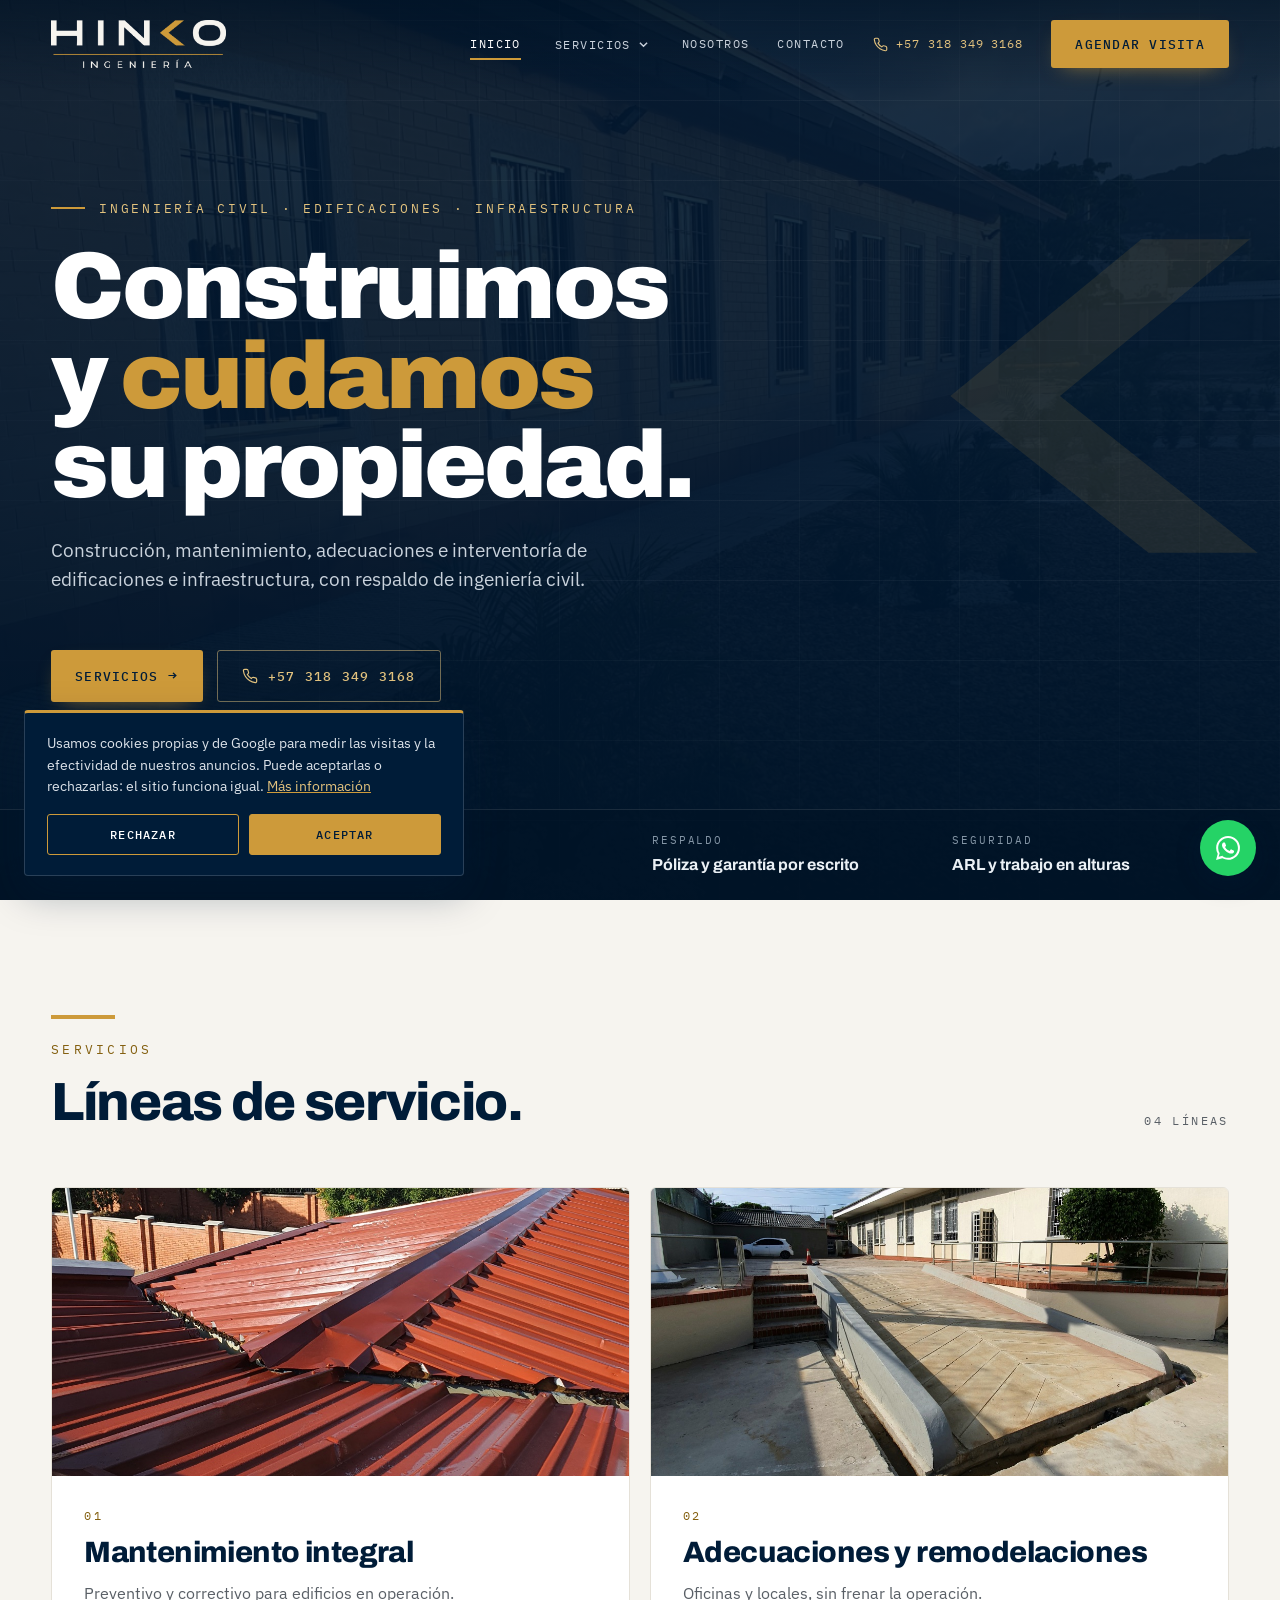
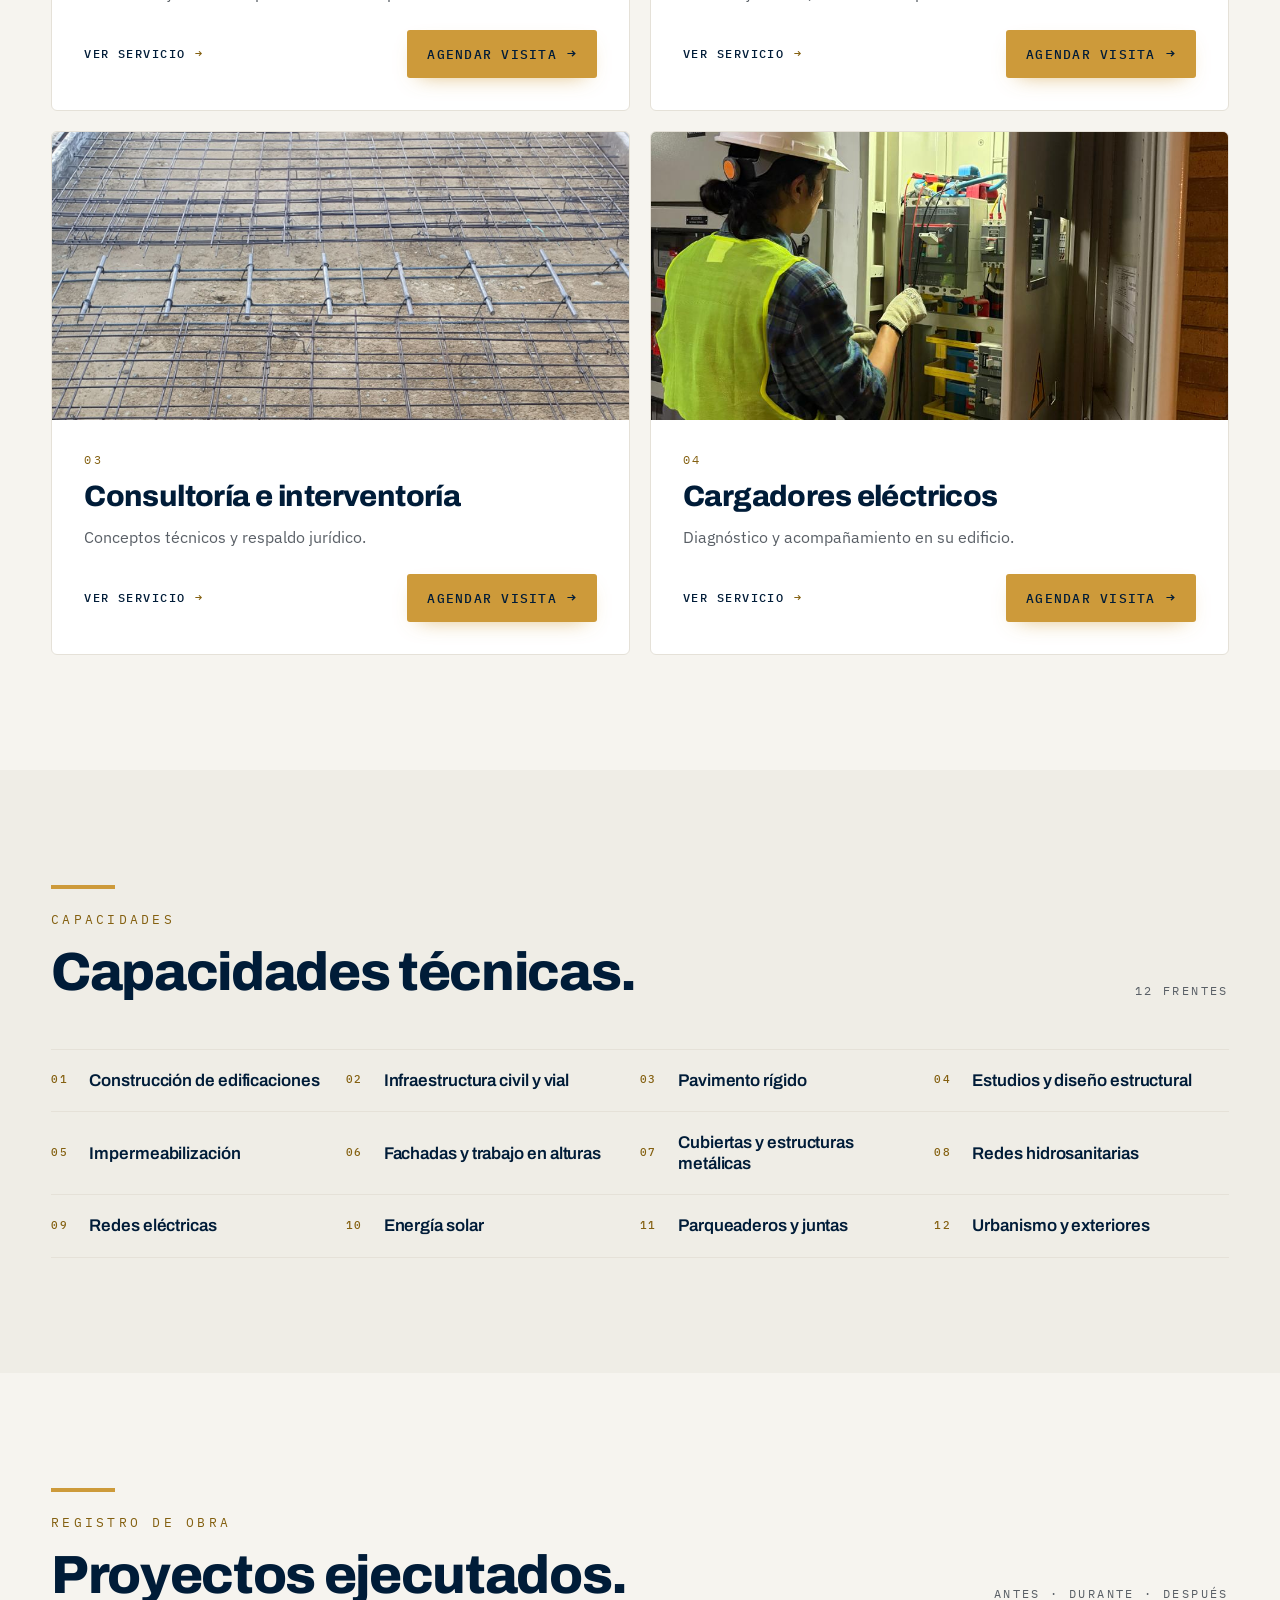
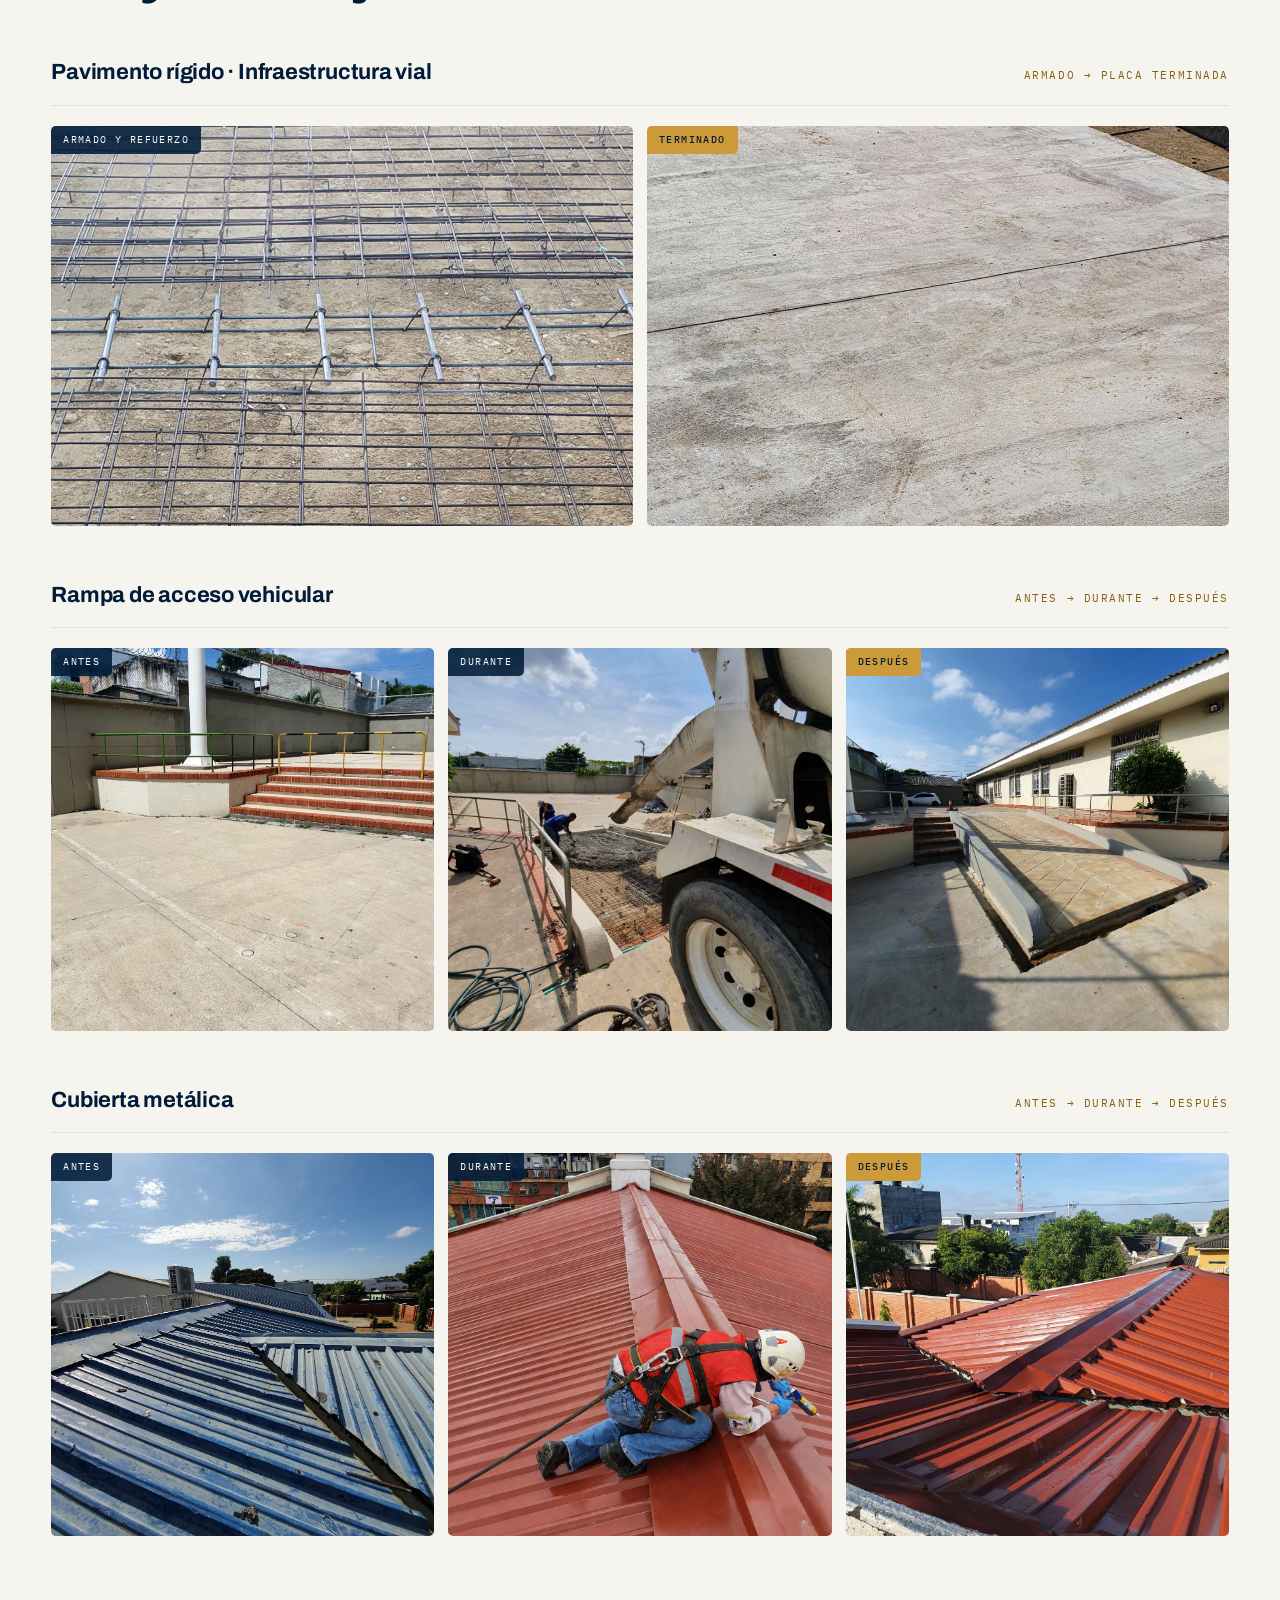
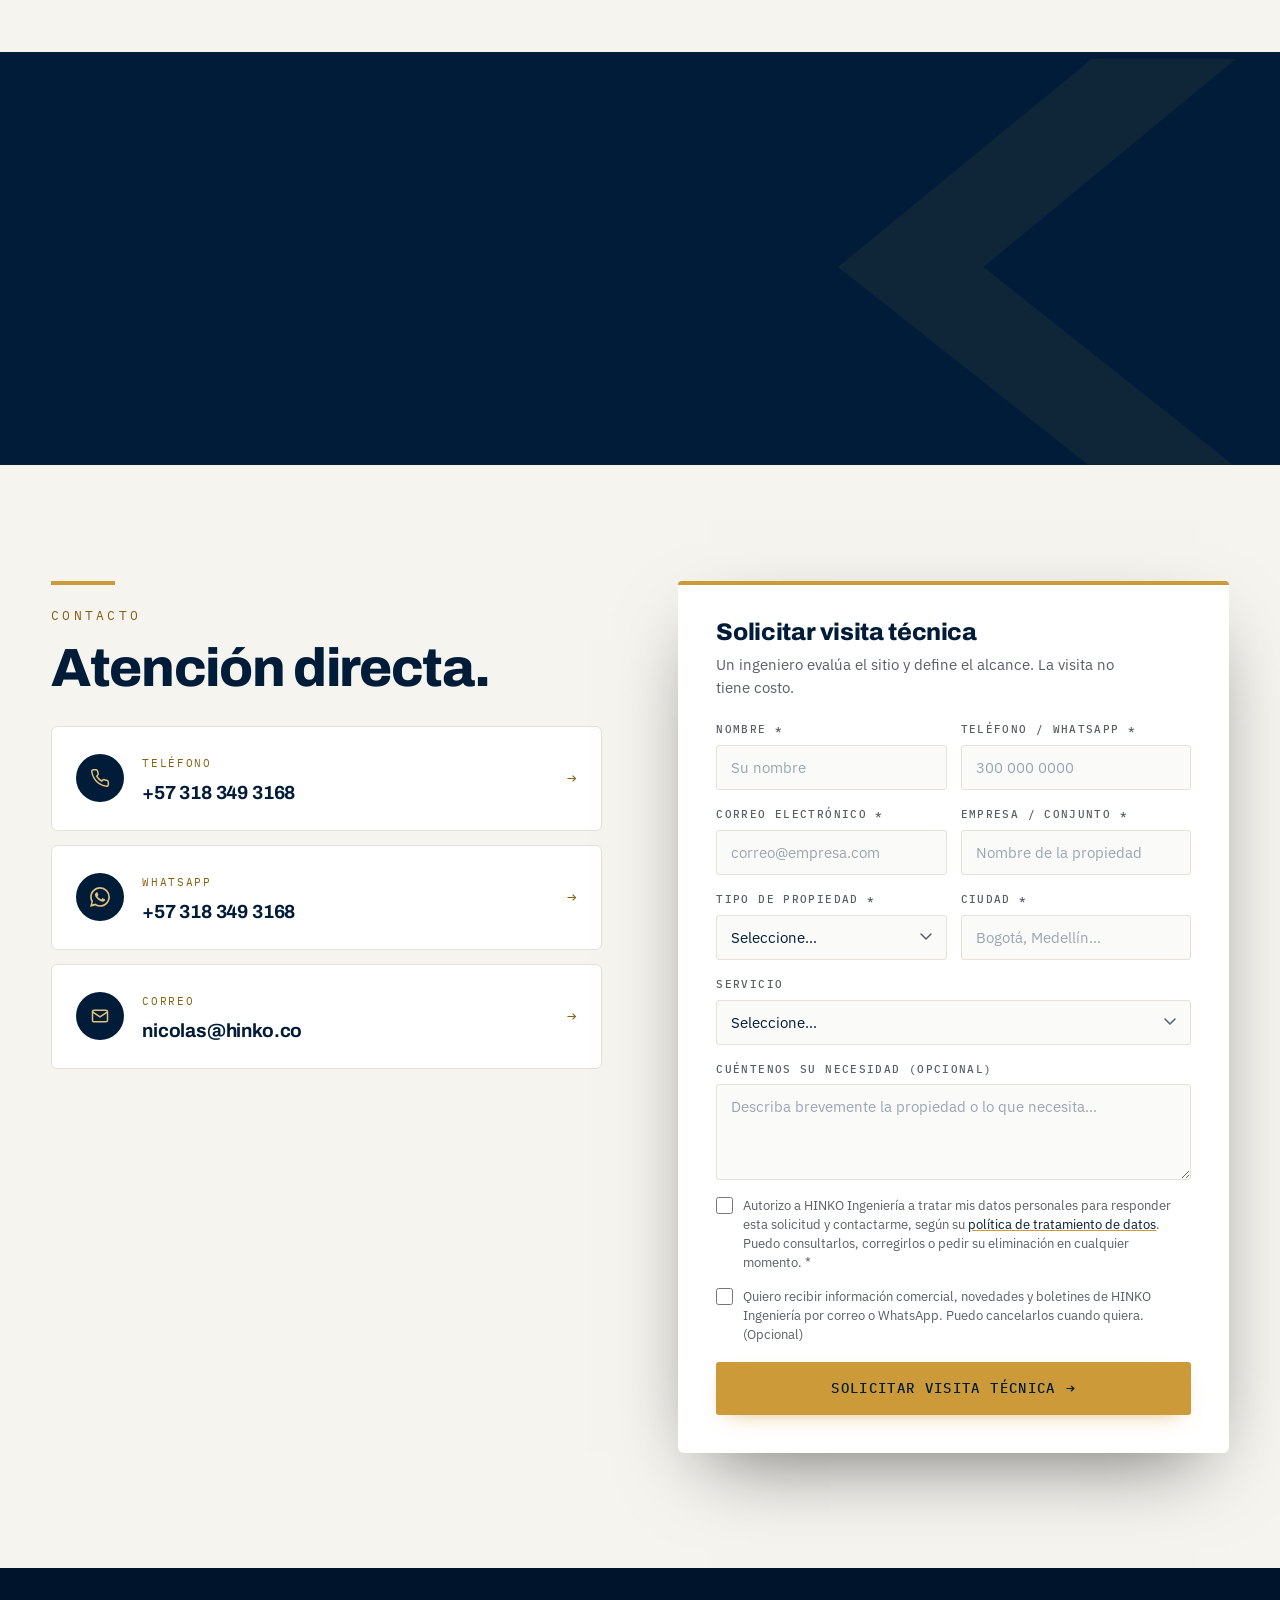
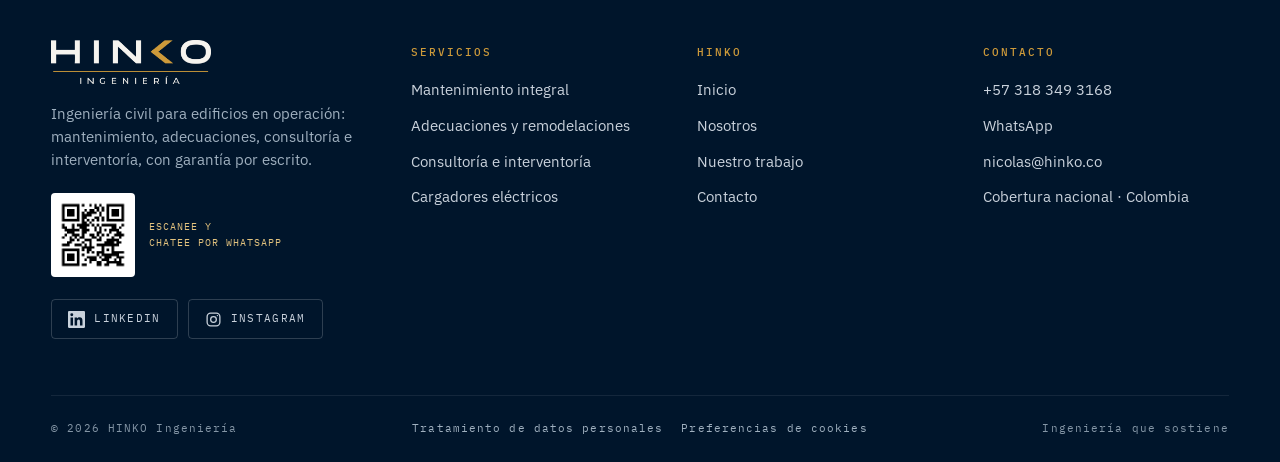
<file: index.html>
<!DOCTYPE html>
<html lang="es-CO">
<head>
<!-- Consentimiento de cookies (Google Consent Mode v2): mientras el visitante no acepte, las etiquetas de Google no guardan cookies de medición ni de publicidad. La decisión la guarda site.js. -->
<script>window.dataLayer=window.dataLayer||[];function gtag(){dataLayer.push(arguments);}
(function(){var v='denied';try{var c=JSON.parse(localStorage.getItem('hk_cookies')||'null');if(c&&c.v==='aceptadas'&&Date.now()-c.t<31536e6)v='granted';}catch(e){}
gtag('consent','default',{analytics_storage:v,ad_storage:v,ad_user_data:v,ad_personalization:v,functionality_storage:'granted',security_storage:'granted',wait_for_update:500});
gtag('set','ads_data_redaction',true);})();</script>
<!-- Google Tag Manager -->
<script>(function(w,d,s,l,i){w[l]=w[l]||[];w[l].push({'gtm.start':
new Date().getTime(),event:'gtm.js'});var f=d.getElementsByTagName(s)[0],
j=d.createElement(s),dl=l!='dataLayer'?'&l='+l:'';j.async=true;j.src=
'https://www.googletagmanager.com/gtm.js?id='+i+dl;f.parentNode.insertBefore(j,f);
})(window,document,'script','dataLayer','GTM-K29SRNGT');</script>
<!-- End Google Tag Manager -->
<meta charset="UTF-8" />
<meta name="viewport" content="width=device-width, initial-scale=1" />
<title>HINKO Ingeniería — Ingeniería civil para edificios</title>
<meta name="description" content="Mantenimiento integral, adecuaciones, consultoría e interventoría e instalación de cargadores eléctricos. Ingeniería civil con cobertura nacional." />
<link rel="canonical" href="https://hinko.co/" />
<meta property="og:type" content="website" />
<meta property="og:locale" content="es_CO" />
<meta property="og:site_name" content="HINKO Ingeniería" />
<meta property="og:title" content="HINKO Ingeniería — Ingeniería civil para edificios" />
<meta property="og:description" content="Mantenimiento integral, adecuaciones, consultoría e interventoría e instalación de cargadores eléctricos. Ingeniería civil con cobertura nacional." />
<meta property="og:url" content="https://hinko.co/" />
<meta property="og:image" content="https://hinko.co/img/edificio.jpg" />
<meta name="theme-color" content="#001C38" />
<link rel="icon" href="assets/favicon.png" />
<link rel="preconnect" href="https://fonts.googleapis.com" />
<link rel="preconnect" href="https://fonts.gstatic.com" crossorigin />
<link href="https://fonts.googleapis.com/css2?family=Archivo:wght@400;500;600;700;800;900&family=IBM+Plex+Mono:wght@400;500&family=IBM+Plex+Sans:wght@300;400;500;600&display=swap" rel="stylesheet" />
<link rel="stylesheet" href="brand.css" />
<link rel="stylesheet" href="site.css" />
<script type="application/ld+json">{"@context": "https://schema.org", "@type": "Organization", "sameAs": ["https://www.linkedin.com/company/hinkoingenieria/", "https://www.instagram.com/hinkoingenieria/"], "name": "HINKO Ingeniería", "url": "https://hinko.co/", "logo": "https://hinko.co/assets/logo-primary.png", "telephone": "+57 318 349 3168", "email": "nicolas@hinko.co", "areaServed": {"@type": "Country", "name": "Colombia"}}</script>
</head>

<body>
<!-- Google Tag Manager (noscript) -->
<noscript><iframe src="https://www.googletagmanager.com/ns.html?id=GTM-K29SRNGT"
height="0" width="0" style="display:none;visibility:hidden"></iframe></noscript>
<!-- End Google Tag Manager (noscript) -->
<header class="nav" id="nav"><div class="wrap row">
  <a class="logo" href="/" aria-label="HINKO Ingeniería — Inicio"><img src="assets/logo-knockout.png" alt="HINKO Ingeniería" /></a>
  <nav><ul>
    <li><a href="/" class="on">Inicio</a></li>
    <li class="dd"><button class="ddb" aria-haspopup="true">Servicios <svg viewBox="0 0 10 10" fill="none" stroke="currentColor" stroke-width="1.6" aria-hidden="true"><path d="M1 3l4 4 4-4"/></svg></button><div class="ddm"><div class="in"><a href="/mantenimiento-integral"><span class="n">01</span><b>Mantenimiento integral</b><span>Preventivo y correctivo para edificios en operación</span></a><a href="/adecuaciones-remodelaciones"><span class="n">02</span><b>Adecuaciones y remodelaciones</b><span>Oficinas y locales, sin frenar la operación</span></a><a href="/consultoria-interventoria"><span class="n">03</span><b>Consultoría e interventoría</b><span>Conceptos técnicos y respaldo jurídico</span></a><a href="/cargadores-electricos"><span class="n">04</span><b>Cargadores eléctricos</b><span>Diagnóstico y acompañamiento en su edificio</span></a></div></div></li>
    <li><a href="/nosotros">Nosotros</a></li>
    <li><a href="/contacto">Contacto</a></li>
  </ul>
  <a class="tel" href="tel:+573183493168" data-ev="call"><svg viewBox="0 0 24 24" fill="none" stroke="currentColor" stroke-width="1.8" stroke-linecap="round" stroke-linejoin="round" aria-hidden="true"><path d="M22 16.9v3a2 2 0 0 1-2.2 2 19.8 19.8 0 0 1-8.6-3.1 19.5 19.5 0 0 1-6-6A19.8 19.8 0 0 1 2.1 4.2 2 2 0 0 1 4.1 2h3a2 2 0 0 1 2 1.7c.1.9.4 1.8.7 2.7a2 2 0 0 1-.5 2.1L8 9.8a16 16 0 0 0 6 6l1.3-1.3a2 2 0 0 1 2.1-.4c.9.3 1.8.6 2.7.7a2 2 0 0 1 1.7 2z"/></svg>+57 318 349 3168</a>
  <a class="btn" href="#agendar" data-ev="agendar_click">Agendar visita</a>
  <button class="menu-toggle" id="menuToggle" aria-label="Menú" aria-expanded="false"><span></span><span></span><span></span></button>
  </nav>
</div></header>
<div id="mobile-menu"><a class="lnk" href="/">Inicio</a><div class="mk">Servicios</div><a class="lnk sub" href="/mantenimiento-integral">Mantenimiento integral</a><a class="lnk sub" href="/adecuaciones-remodelaciones">Adecuaciones y remodelaciones</a><a class="lnk sub" href="/consultoria-interventoria">Consultoría e interventoría</a><a class="lnk sub" href="/cargadores-electricos">Cargadores eléctricos</a><div class="mk">HINKO</div><a class="lnk" href="/nosotros">Nosotros</a><a class="lnk" href="/contacto">Contacto</a><a class="btn" href="#agendar" data-ev="agendar_click">Agendar visita técnica <span class="ar">→</span></a></div>


<section class="hero home" style="padding:0">
<img class="bg" src="img/edificio.jpg" alt="" style="object-position:50% 42%" />
<div class="ov"></div><div class="grid"></div>
<svg class="chev-bg" viewBox="0 0 100 100" aria-hidden="true"><path d="M57.3 19.4 L78.5 19.4 L41.4 50 L80 80.6 L58.7 80.6 L20 50 Z" fill="#CD9A3A"/></svg>
<div class="wrap inner">
<div class="kick anim a1">Ingeniería civil · Edificaciones · Infraestructura</div>
<h1 class="anim a2">Construimos y <em>cuidamos</em> su propiedad.</h1>
<p class="sub anim a3">Construcción, mantenimiento, adecuaciones e interventoría de edificaciones e infraestructura, con respaldo de ingeniería civil.</p>
<div class="cta anim a4"><a class="btn" href="#servicios">Servicios <span class="ar">→</span></a><a class="btn ghost" href="tel:+573183493168" data-ev="call"><svg viewBox="0 0 24 24" fill="none" stroke="currentColor" stroke-width="1.8" stroke-linecap="round" stroke-linejoin="round" aria-hidden="true"><path d="M22 16.9v3a2 2 0 0 1-2.2 2 19.8 19.8 0 0 1-8.6-3.1 19.5 19.5 0 0 1-6-6A19.8 19.8 0 0 1 2.1 4.2 2 2 0 0 1 4.1 2h3a2 2 0 0 1 2 1.7c.1.9.4 1.8.7 2.7a2 2 0 0 1-.5 2.1L8 9.8a16 16 0 0 0 6 6l1.3-1.3a2 2 0 0 1 2.1-.4c.9.3 1.8.6 2.7.7a2 2 0 0 1 1.7 2z"/></svg>+57 318 349 3168</a></div>
</div>
<div class="facts anim a5"><div class="wrap row">
<div><div class="l">Trayectoria</div><div class="v">+8 años en ingeniería civil</div></div>
<div><div class="l">Cobertura</div><div class="v">Todo el país</div></div>
<div><div class="l">Respaldo</div><div class="v">Póliza y garantía por escrito</div></div>
<div><div class="l">Seguridad</div><div class="v">ARL y trabajo en alturas</div></div>
</div></div>
</section>

<section id="servicios">
<div class="wrap">
<div class="shead reveal"><div><div class="rule"></div><div class="kicker">Servicios</div><h2 class="sec">Líneas de servicio.</h2></div><div class="idx">04 líneas</div></div>
<div class="hub"><div class="hcard reveal"><div class="im"><img src="img/cubierta-despues.jpg" alt="" style="object-position:50% 62%" loading="lazy" /></div><div class="bd"><span class="n">01</span><h3><a class="hl" href="/mantenimiento-integral">Mantenimiento integral</a></h3><p>Preventivo y correctivo para edificios en operación.</p><div class="acts"><span class="go">Ver servicio <span class="ar">→</span></span><a class="btn" href="/mantenimiento-integral#agendar" data-ev="agendar_click" data-svc="Mantenimiento integral">Agendar visita <span class="ar">→</span></a></div></div></div><div class="hcard reveal d1"><div class="im"><img src="img/rampa-despues.jpg" alt="" style="object-position:50% 58%" loading="lazy" /></div><div class="bd"><span class="n">02</span><h3><a class="hl" href="/adecuaciones-remodelaciones">Adecuaciones y remodelaciones</a></h3><p>Oficinas y locales, sin frenar la operación.</p><div class="acts"><span class="go">Ver servicio <span class="ar">→</span></span><a class="btn" href="/adecuaciones-remodelaciones#agendar" data-ev="agendar_click" data-svc="Adecuaciones y remodelaciones">Agendar visita <span class="ar">→</span></a></div></div></div><div class="hcard reveal d2"><div class="im"><img src="img/vial-armado-web.jpg" alt="" style="object-position:50% 50%" loading="lazy" /></div><div class="bd"><span class="n">03</span><h3><a class="hl" href="/consultoria-interventoria">Consultoría e interventoría</a></h3><p>Conceptos técnicos y respaldo jurídico.</p><div class="acts"><span class="go">Ver servicio <span class="ar">→</span></span><a class="btn" href="/consultoria-interventoria#agendar" data-ev="agendar_click" data-svc="Consultoría e interventoría">Agendar visita <span class="ar">→</span></a></div></div></div><div class="hcard reveal d3"><div class="im"><img src="img/cargadores-tablero.jpg" alt="" style="object-position:50% 52%" loading="lazy" /></div><div class="bd"><span class="n">04</span><h3><a class="hl" href="/cargadores-electricos">Cargadores eléctricos</a></h3><p>Diagnóstico y acompañamiento en su edificio.</p><div class="acts"><span class="go">Ver servicio <span class="ar">→</span></span><a class="btn" href="/cargadores-electricos#agendar" data-ev="agendar_click" data-svc="Cargadores eléctricos">Agendar visita <span class="ar">→</span></a></div></div></div></div>
</div>
</section>

<section class="alt" id="capacidades">
<div class="wrap">
<div class="shead reveal"><div><div class="rule"></div><div class="kicker">Capacidades</div><h2 class="sec">Capacidades técnicas.</h2></div><div class="idx">12 frentes</div></div>
<div class="scope reveal"><div><span>01</span>Construcción de edificaciones</div><div><span>02</span>Infraestructura civil y vial</div><div><span>03</span>Pavimento rígido</div><div><span>04</span>Estudios y diseño estructural</div><div><span>05</span>Impermeabilización</div><div><span>06</span>Fachadas y trabajo en alturas</div><div><span>07</span>Cubiertas y estructuras metálicas</div><div><span>08</span>Redes hidrosanitarias</div><div><span>09</span>Redes eléctricas</div><div><span>10</span>Energía solar</div><div><span>11</span>Parqueaderos y juntas</div><div><span>12</span>Urbanismo y exteriores</div></div>
</div>
</section>

<section id="trabajo">
<div class="wrap">
<div class="shead reveal"><div><div class="rule"></div><div class="kicker">Registro de obra</div><h2 class="sec">Proyectos ejecutados.</h2></div><div class="idx">Antes · Durante · Después</div></div>
<div class="reveal"><div class="xhead"><div class="xt">Pavimento rígido · Infraestructura vial</div><div class="xs">Armado → Placa terminada</div></div><div class="xrow c2"><div class="xcell"><span class="st">Armado y refuerzo</span><img src="img/vial-armado-web.jpg" alt="Armado de acero y dovelas para pavimento rígido" style="object-position:50% 50%" loading="lazy" /></div><div class="xcell"><span class="st done">Terminado</span><img src="img/vial-placa-web.jpg" alt="Placa de pavimento rígido terminada" style="object-position:50% 50%" loading="lazy" /></div></div></div><div class="reveal"><div class="xhead"><div class="xt">Rampa de acceso vehicular</div><div class="xs">Antes → Durante → Después</div></div><div class="xrow"><div class="xcell"><span class="st">Antes</span><img src="img/rampa-antes.jpg" alt="Antes — escaleras sin rampa" style="object-position:50% 62%" loading="lazy" /></div><div class="xcell"><span class="st">Durante</span><img src="img/rampa.jpg" alt="Durante — fundida de la rampa" style="object-position:40% 55%" loading="lazy" /></div><div class="xcell"><span class="st done">Después</span><img src="img/rampa-despues.jpg" alt="Después — rampa terminada" style="object-position:50% 58%" loading="lazy" /></div></div></div><div class="reveal"><div class="xhead"><div class="xt">Cubierta metálica</div><div class="xs">Antes → Durante → Después</div></div><div class="xrow"><div class="xcell"><span class="st">Antes</span><img src="img/cubierta-antes.jpg" alt="Antes — cubierta deteriorada" style="object-position:50% 55%" loading="lazy" /></div><div class="xcell"><span class="st">Durante</span><img src="img/cubierta-durante.jpg" alt="Durante — trabajo seguro en alturas" style="object-position:50% 50%" loading="lazy" /></div><div class="xcell"><span class="st done">Después</span><img src="img/cubierta-despues.jpg" alt="Después — cubierta pintada y sellada" style="object-position:50% 62%" loading="lazy" /></div></div></div>
</div>
</section>


<section class="why" id="respaldo" style="padding-block:clamp(56px,7vw,88px)">
<svg class="glow" viewBox="0 0 100 100" aria-hidden="true"><path d="M57.3 19.4 L78.5 19.4 L41.4 50 L80 80.6 L58.7 80.6 L20 50 Z" fill="#CD9A3A"/></svg>
<div class="wrap">
<div class="reveal"><div class="kicker">Respaldo</div><h2 class="sec" style="font-size:clamp(26px,3vw,38px)">Respaldo técnico y contractual.</h2></div>
<div class="seals"><div class="seal reveal"><svg viewBox="0 0 24 24" fill="none" stroke="currentColor" stroke-width="1.6" aria-hidden="true"><path d="M12 2l8 3v6c0 5-3.5 8.5-8 11-4.5-2.5-8-6-8-11V5l8-3z"/></svg><div><b>Póliza de cumplimiento</b><span>Respaldo contractual</span></div></div><div class="seal reveal d1"><svg viewBox="0 0 24 24" fill="none" stroke="currentColor" stroke-width="1.6" aria-hidden="true"><path d="M12 2l8 3v6c0 5-3.5 8.5-8 11-4.5-2.5-8-6-8-11V5l8-3z"/><path d="M9 12l2 2 4-4"/></svg><div><b>ARL vigente</b><span>Personal afiliado</span></div></div><div class="seal reveal d2"><svg viewBox="0 0 24 24" fill="none" stroke="currentColor" stroke-width="1.6" aria-hidden="true"><circle cx="12" cy="6" r="2"/><path d="M12 8v5m0 0l-4 7m4-7l4 7M7 11l5-1 5 1"/></svg><div><b>Trabajo seguro en alturas</b><span>Personal certificado</span></div></div><div class="seal reveal d3"><svg viewBox="0 0 24 24" fill="none" stroke="currentColor" stroke-width="1.6" aria-hidden="true"><path d="M5 4h11l3 3v13H5z"/><path d="M9 9h6M9 13h6M9 17h4"/></svg><div><b>Garantía por escrito</b><span>En cada intervención</span></div></div></div>
</div>
</section>


<section id="contacto">
<div class="wrap two">
<div class="reveal"><div class="rule"></div><div class="kicker">Contacto</div><h2 class="sec">Atención directa.</h2>
<div class="cways" style="margin-top:30px">
<a class="cway" href="tel:+573183493168" data-ev="call"><span class="ic"><svg viewBox="0 0 24 24" fill="none" stroke="currentColor" stroke-width="1.8" stroke-linecap="round" stroke-linejoin="round" aria-hidden="true"><path d="M22 16.9v3a2 2 0 0 1-2.2 2 19.8 19.8 0 0 1-8.6-3.1 19.5 19.5 0 0 1-6-6A19.8 19.8 0 0 1 2.1 4.2 2 2 0 0 1 4.1 2h3a2 2 0 0 1 2 1.7c.1.9.4 1.8.7 2.7a2 2 0 0 1-.5 2.1L8 9.8a16 16 0 0 0 6 6l1.3-1.3a2 2 0 0 1 2.1-.4c.9.3 1.8.6 2.7.7a2 2 0 0 1 1.7 2z"/></svg></span><span><span class="k">Teléfono</span><b>+57 318 349 3168</b></span><span class="ar">→</span></a>
<a class="cway" href="https://wa.me/573183493168?text=Hola%20HINKO%2C%20quisiera%20informaci%C3%B3n%20sobre%20sus%20servicios." target="_blank" rel="noopener" data-ev="whatsapp"><span class="ic"><svg viewBox="0 0 24 24" fill="currentColor" aria-hidden="true"><path d="M.057 24l1.687-6.163a11.867 11.867 0 0 1-1.587-5.946C.16 5.335 5.495 0 12.05 0a11.82 11.82 0 0 1 8.413 3.488 11.82 11.82 0 0 1 3.48 8.414c-.003 6.557-5.338 11.892-11.893 11.892a11.9 11.9 0 0 1-5.688-1.448L.057 24zm6.597-3.807c1.676.995 3.276 1.591 5.392 1.592 5.448 0 9.886-4.434 9.889-9.885.002-5.462-4.415-9.89-9.881-9.892-5.452 0-9.887 4.434-9.889 9.884a9.86 9.86 0 0 0 1.515 5.26l-.999 3.648 3.973-1.045zm11.387-5.464c-.074-.124-.272-.198-.57-.347-.297-.149-1.758-.868-2.031-.967-.272-.099-.47-.149-.669.149-.198.297-.768.967-.941 1.165-.173.198-.347.223-.644.074-.297-.149-1.255-.462-2.39-1.475-.883-.788-1.48-1.761-1.653-2.059-.173-.297-.018-.458.13-.606.134-.133.297-.347.446-.521.151-.172.2-.296.3-.495.099-.198.05-.372-.025-.521-.075-.148-.669-1.611-.916-2.206-.242-.579-.487-.501-.669-.51l-.57-.01c-.198 0-.52.074-.792.372s-1.04 1.016-1.04 2.479 1.065 2.876 1.213 3.074c.149.198 2.095 3.2 5.076 4.487.709.306 1.263.489 1.694.626.712.226 1.36.194 1.872.118.571-.085 1.758-.719 2.006-1.413.248-.695.248-1.29.173-1.414z"/></svg></span><span><span class="k">WhatsApp</span><b>+57 318 349 3168</b></span><span class="ar">→</span></a>
<a class="cway" href="mailto:nicolas@hinko.co"><span class="ic"><svg viewBox="0 0 24 24" fill="none" stroke="currentColor" stroke-width="1.8" stroke-linecap="round" stroke-linejoin="round" aria-hidden="true"><rect x="3" y="5" width="18" height="14" rx="2"/><path d="M3 7l9 6 9-6"/></svg></span><span><span class="k">Correo</span><b>nicolas@hinko.co</b></span><span class="ar">→</span></a>
</div></div>
<div class="fcard reveal d1" id="agendar"><h2 class="ft">Solicitar visita técnica</h2><p class="fs">Un ingeniero evalúa el sitio y define el alcance. La visita no tiene costo.</p>
<form class="hk-form" action="https://app.hinko.co/api/landing-prospecto" method="POST" novalidate>
  
  <div class="frow"><div class="ff"><label for="fn">Nombre *</label><input id="fn" name="nombre" required placeholder="Su nombre" autocomplete="name" /></div>
  <div class="ff"><label for="ft">Teléfono / WhatsApp *</label><input id="ft" name="telefono" type="tel" required placeholder="300 000 0000" autocomplete="tel" /></div></div>
  <div class="frow"><div class="ff"><label for="fe">Correo electrónico *</label><input id="fe" name="email" type="email" required placeholder="correo@empresa.com" autocomplete="email" /></div>
  <div class="ff"><label for="fo">Empresa / Conjunto *</label><input id="fo" name="empresa" required placeholder="Nombre de la propiedad" autocomplete="organization" /></div></div>
  <div class="frow"><div class="ff"><label for="fp">Tipo de propiedad *</label><select id="fp" name="extra" data-extra="Tipo de propiedad" required><option value="" disabled selected>Seleccione…</option><option>Conjunto residencial (PH)</option><option>Oficina</option><option>Local comercial</option><option>Centro comercial / gran superficie</option><option>Otro</option></select></div>
  <div class="ff"><label for="fc">Ciudad *</label><input id="fc" name="ciudad" required placeholder="Bogotá, Medellín…" autocomplete="address-level2" /></div></div>
  <div class="ff"><label for="fs">Servicio</label><select id="fs" name="servicio"><option value="" disabled selected>Seleccione…</option><option value="mantenimiento">Mantenimiento integral</option><option value="remodelacion">Adecuaciones y remodelaciones</option><option value="consultoria">Consultoría e interventoría</option><option value="cargadores">Cargadores eléctricos</option><option value="impermeabilizacion">Impermeabilización y humedades</option><option value="fachada">Reparación de fachadas</option><option value="construccion">Construcción nueva</option><option value="infraestructura">Infraestructura civil y vial</option><option value="otro">Otro / no estoy seguro</option></select></div>
  <div class="ff"><label for="fm">Cuéntenos su necesidad (opcional)</label><textarea id="fm" name="mensaje" placeholder="Describa brevemente la propiedad o lo que necesita…"></textarea></div>
  <input type="text" name="_hp" value="" autocomplete="off" tabindex="-1" aria-hidden="true" style="position:absolute;left:-9999px;width:1px;height:1px;opacity:0;" />
  <label class="fchk"><input type="checkbox" name="autoriza_datos" value="si" required /><span>Autorizo a HINKO Ingeniería a tratar mis datos personales para responder esta solicitud y contactarme, según su <a href="/tratamiento-de-datos" target="_blank" rel="noopener">política de tratamiento de datos</a>. Puedo consultarlos, corregirlos o pedir su eliminación en cualquier momento. *</span></label>
  <label class="fchk"><input type="checkbox" name="autoriza_comercial" value="si" /><span>Quiero recibir información comercial, novedades y boletines de HINKO Ingeniería por correo o WhatsApp. Puedo cancelarlos cuando quiera. (Opcional)</span></label>
  <p class="err">Revise los campos marcados con * o escríbanos por WhatsApp.</p>
  <button type="submit" class="btn">Solicitar visita técnica <span class="ar">→</span></button>
  
</form>
<div class="fok"><svg viewBox="0 0 64 64" fill="none" aria-hidden="true"><circle cx="32" cy="32" r="31" stroke="#CD9A3A" stroke-width="2"/><path d="M20 32l9 9 15-15" stroke="#CD9A3A" stroke-width="2.5" stroke-linecap="round" stroke-linejoin="round"/></svg><h3>Solicitud recibida</h3><p>Un ingeniero de HINKO le contactará para coordinar la visita técnica.</p><a class="btn" href="https://wa.me/573183493168?text=Hola%20HINKO%2C%20quisiera%20informaci%C3%B3n%20sobre%20sus%20servicios." target="_blank" rel="noopener" data-ev="whatsapp"><svg viewBox="0 0 24 24" fill="currentColor" aria-hidden="true"><path d="M.057 24l1.687-6.163a11.867 11.867 0 0 1-1.587-5.946C.16 5.335 5.495 0 12.05 0a11.82 11.82 0 0 1 8.413 3.488 11.82 11.82 0 0 1 3.48 8.414c-.003 6.557-5.338 11.892-11.893 11.892a11.9 11.9 0 0 1-5.688-1.448L.057 24zm6.597-3.807c1.676.995 3.276 1.591 5.392 1.592 5.448 0 9.886-4.434 9.889-9.885.002-5.462-4.415-9.89-9.881-9.892-5.452 0-9.887 4.434-9.889 9.884a9.86 9.86 0 0 0 1.515 5.26l-.999 3.648 3.973-1.045zm11.387-5.464c-.074-.124-.272-.198-.57-.347-.297-.149-1.758-.868-2.031-.967-.272-.099-.47-.149-.669.149-.198.297-.768.967-.941 1.165-.173.198-.347.223-.644.074-.297-.149-1.255-.462-2.39-1.475-.883-.788-1.48-1.761-1.653-2.059-.173-.297-.018-.458.13-.606.134-.133.297-.347.446-.521.151-.172.2-.296.3-.495.099-.198.05-.372-.025-.521-.075-.148-.669-1.611-.916-2.206-.242-.579-.487-.501-.669-.51l-.57-.01c-.198 0-.52.074-.792.372s-1.04 1.016-1.04 2.479 1.065 2.876 1.213 3.074c.149.198 2.095 3.2 5.076 4.487.709.306 1.263.489 1.694.626.712.226 1.36.194 1.872.118.571-.085 1.758-.719 2.006-1.413.248-.695.248-1.29.173-1.414z"/></svg>Escribir por WhatsApp</a></div>
</div>
</div>
</section>

<footer class="foot"><div class="wrap"><div class="top">
  <div><img src="assets/logo-knockout.png" alt="HINKO Ingeniería" /><p>Ingeniería civil para edificios en operación: mantenimiento, adecuaciones, consultoría e interventoría, con garantía por escrito.</p>
    <div class="qr-mini"><img src="img/qr-whatsapp.png" alt="Código QR para escribir a HINKO por WhatsApp" /><span>Escanee y<br />chatee por WhatsApp</span></div>
    <div class="social"><a href="https://www.linkedin.com/company/hinkoingenieria/" target="_blank" rel="noopener noreferrer" data-ev="linkedin" aria-label="HINKO Ingeniería en LinkedIn"><svg viewBox="0 0 24 24" fill="currentColor" aria-hidden="true"><path d="M20.45 20.45h-3.56v-5.57c0-1.33-.03-3.04-1.85-3.04-1.86 0-2.14 1.45-2.14 2.94v5.67H9.35V9h3.41v1.56h.05c.48-.9 1.64-1.85 3.37-1.85 3.6 0 4.27 2.37 4.27 5.46v6.28zM5.34 7.43a2.06 2.06 0 1 1 0-4.13 2.06 2.06 0 0 1 0 4.13zM7.12 20.45H3.56V9h3.56v11.45zM22.22 0H1.77C.79 0 0 .77 0 1.73v20.54C0 23.23.79 24 1.77 24h20.45c.98 0 1.78-.77 1.78-1.73V1.73C24 .77 23.2 0 22.22 0z"/></svg><span>LinkedIn</span></a><a href="https://www.instagram.com/hinkoingenieria/" target="_blank" rel="noopener noreferrer" data-ev="instagram" aria-label="HINKO Ingeniería en Instagram"><svg viewBox="0 0 24 24" fill="none" stroke="currentColor" stroke-width="1.8" stroke-linecap="round" stroke-linejoin="round" aria-hidden="true"><rect x="3" y="3" width="18" height="18" rx="5"/><circle cx="12" cy="12" r="4"/><circle cx="17.5" cy="6.5" r="1" fill="currentColor" stroke="none"/></svg><span>Instagram</span></a></div></div>
  <div><h4>Servicios</h4><ul><li><a href="/mantenimiento-integral">Mantenimiento integral</a></li><li><a href="/adecuaciones-remodelaciones">Adecuaciones y remodelaciones</a></li><li><a href="/consultoria-interventoria">Consultoría e interventoría</a></li><li><a href="/cargadores-electricos">Cargadores eléctricos</a></li></ul></div>
  <div><h4>HINKO</h4><ul><li><a href="/">Inicio</a></li><li><a href="/nosotros">Nosotros</a></li><li><a href="/#trabajo">Nuestro trabajo</a></li><li><a href="/contacto">Contacto</a></li></ul></div>
  <div><h4>Contacto</h4><ul><li><a href="tel:+573183493168" data-ev="call">+57 318 349 3168</a></li><li><a href="https://wa.me/573183493168?text=Hola%20HINKO%2C%20quisiera%20informaci%C3%B3n%20sobre%20sus%20servicios." target="_blank" rel="noopener" data-ev="whatsapp">WhatsApp</a></li><li><a href="mailto:nicolas@hinko.co">nicolas@hinko.co</a></li><li><a href="/contacto">Cobertura nacional · Colombia</a></li></ul></div>
</div>
<div class="bottom"><span>© 2026 HINKO Ingeniería</span><span class="legal"><a href="/tratamiento-de-datos">Tratamiento de datos personales</a><button type="button" class="ck-open">Preferencias de cookies</button></span><span>Ingeniería que sostiene</span></div></div></footer>
<a class="wa-float" href="https://wa.me/573183493168?text=Hola%20HINKO%2C%20quisiera%20informaci%C3%B3n%20sobre%20sus%20servicios." target="_blank" rel="noopener" data-ev="whatsapp" aria-label="Escríbanos por WhatsApp"><svg viewBox="0 0 24 24" fill="currentColor" aria-hidden="true"><path d="M.057 24l1.687-6.163a11.867 11.867 0 0 1-1.587-5.946C.16 5.335 5.495 0 12.05 0a11.82 11.82 0 0 1 8.413 3.488 11.82 11.82 0 0 1 3.48 8.414c-.003 6.557-5.338 11.892-11.893 11.892a11.9 11.9 0 0 1-5.688-1.448L.057 24zm6.597-3.807c1.676.995 3.276 1.591 5.392 1.592 5.448 0 9.886-4.434 9.889-9.885.002-5.462-4.415-9.89-9.881-9.892-5.452 0-9.887 4.434-9.889 9.884a9.86 9.86 0 0 0 1.515 5.26l-.999 3.648 3.973-1.045zm11.387-5.464c-.074-.124-.272-.198-.57-.347-.297-.149-1.758-.868-2.031-.967-.272-.099-.47-.149-.669.149-.198.297-.768.967-.941 1.165-.173.198-.347.223-.644.074-.297-.149-1.255-.462-2.39-1.475-.883-.788-1.48-1.761-1.653-2.059-.173-.297-.018-.458.13-.606.134-.133.297-.347.446-.521.151-.172.2-.296.3-.495.099-.198.05-.372-.025-.521-.075-.148-.669-1.611-.916-2.206-.242-.579-.487-.501-.669-.51l-.57-.01c-.198 0-.52.074-.792.372s-1.04 1.016-1.04 2.479 1.065 2.876 1.213 3.074c.149.198 2.095 3.2 5.076 4.487.709.306 1.263.489 1.694.626.712.226 1.36.194 1.872.118.571-.085 1.758-.719 2.006-1.413.248-.695.248-1.29.173-1.414z"/></svg><span>Escríbanos por WhatsApp</span></a>
<div class="abar"><a href="tel:+573183493168" data-ev="call"><svg viewBox="0 0 24 24" fill="none" stroke="currentColor" stroke-width="1.8" stroke-linecap="round" stroke-linejoin="round" aria-hidden="true"><path d="M22 16.9v3a2 2 0 0 1-2.2 2 19.8 19.8 0 0 1-8.6-3.1 19.5 19.5 0 0 1-6-6A19.8 19.8 0 0 1 2.1 4.2 2 2 0 0 1 4.1 2h3a2 2 0 0 1 2 1.7c.1.9.4 1.8.7 2.7a2 2 0 0 1-.5 2.1L8 9.8a16 16 0 0 0 6 6l1.3-1.3a2 2 0 0 1 2.1-.4c.9.3 1.8.6 2.7.7a2 2 0 0 1 1.7 2z"/></svg>Llamar</a><a href="https://wa.me/573183493168?text=Hola%20HINKO%2C%20quisiera%20informaci%C3%B3n%20sobre%20sus%20servicios." target="_blank" rel="noopener" data-ev="whatsapp"><svg viewBox="0 0 24 24" fill="currentColor" aria-hidden="true"><path d="M.057 24l1.687-6.163a11.867 11.867 0 0 1-1.587-5.946C.16 5.335 5.495 0 12.05 0a11.82 11.82 0 0 1 8.413 3.488 11.82 11.82 0 0 1 3.48 8.414c-.003 6.557-5.338 11.892-11.893 11.892a11.9 11.9 0 0 1-5.688-1.448L.057 24zm6.597-3.807c1.676.995 3.276 1.591 5.392 1.592 5.448 0 9.886-4.434 9.889-9.885.002-5.462-4.415-9.89-9.881-9.892-5.452 0-9.887 4.434-9.889 9.884a9.86 9.86 0 0 0 1.515 5.26l-.999 3.648 3.973-1.045zm11.387-5.464c-.074-.124-.272-.198-.57-.347-.297-.149-1.758-.868-2.031-.967-.272-.099-.47-.149-.669.149-.198.297-.768.967-.941 1.165-.173.198-.347.223-.644.074-.297-.149-1.255-.462-2.39-1.475-.883-.788-1.48-1.761-1.653-2.059-.173-.297-.018-.458.13-.606.134-.133.297-.347.446-.521.151-.172.2-.296.3-.495.099-.198.05-.372-.025-.521-.075-.148-.669-1.611-.916-2.206-.242-.579-.487-.501-.669-.51l-.57-.01c-.198 0-.52.074-.792.372s-1.04 1.016-1.04 2.479 1.065 2.876 1.213 3.074c.149.198 2.095 3.2 5.076 4.487.709.306 1.263.489 1.694.626.712.226 1.36.194 1.872.118.571-.085 1.758-.719 2.006-1.413.248-.695.248-1.29.173-1.414z"/></svg>WhatsApp</a><a href="#agendar" data-ev="agendar_click"><svg viewBox="0 0 24 24" fill="none" stroke="currentColor" stroke-width="1.8" stroke-linecap="round" aria-hidden="true"><rect x="3" y="5" width="18" height="16" rx="2"/><path d="M3 10h18M8 3v4M16 3v4"/></svg>Agendar visita</a></div>
<script src="site.js" defer></script>
</body>
</html>
</file>
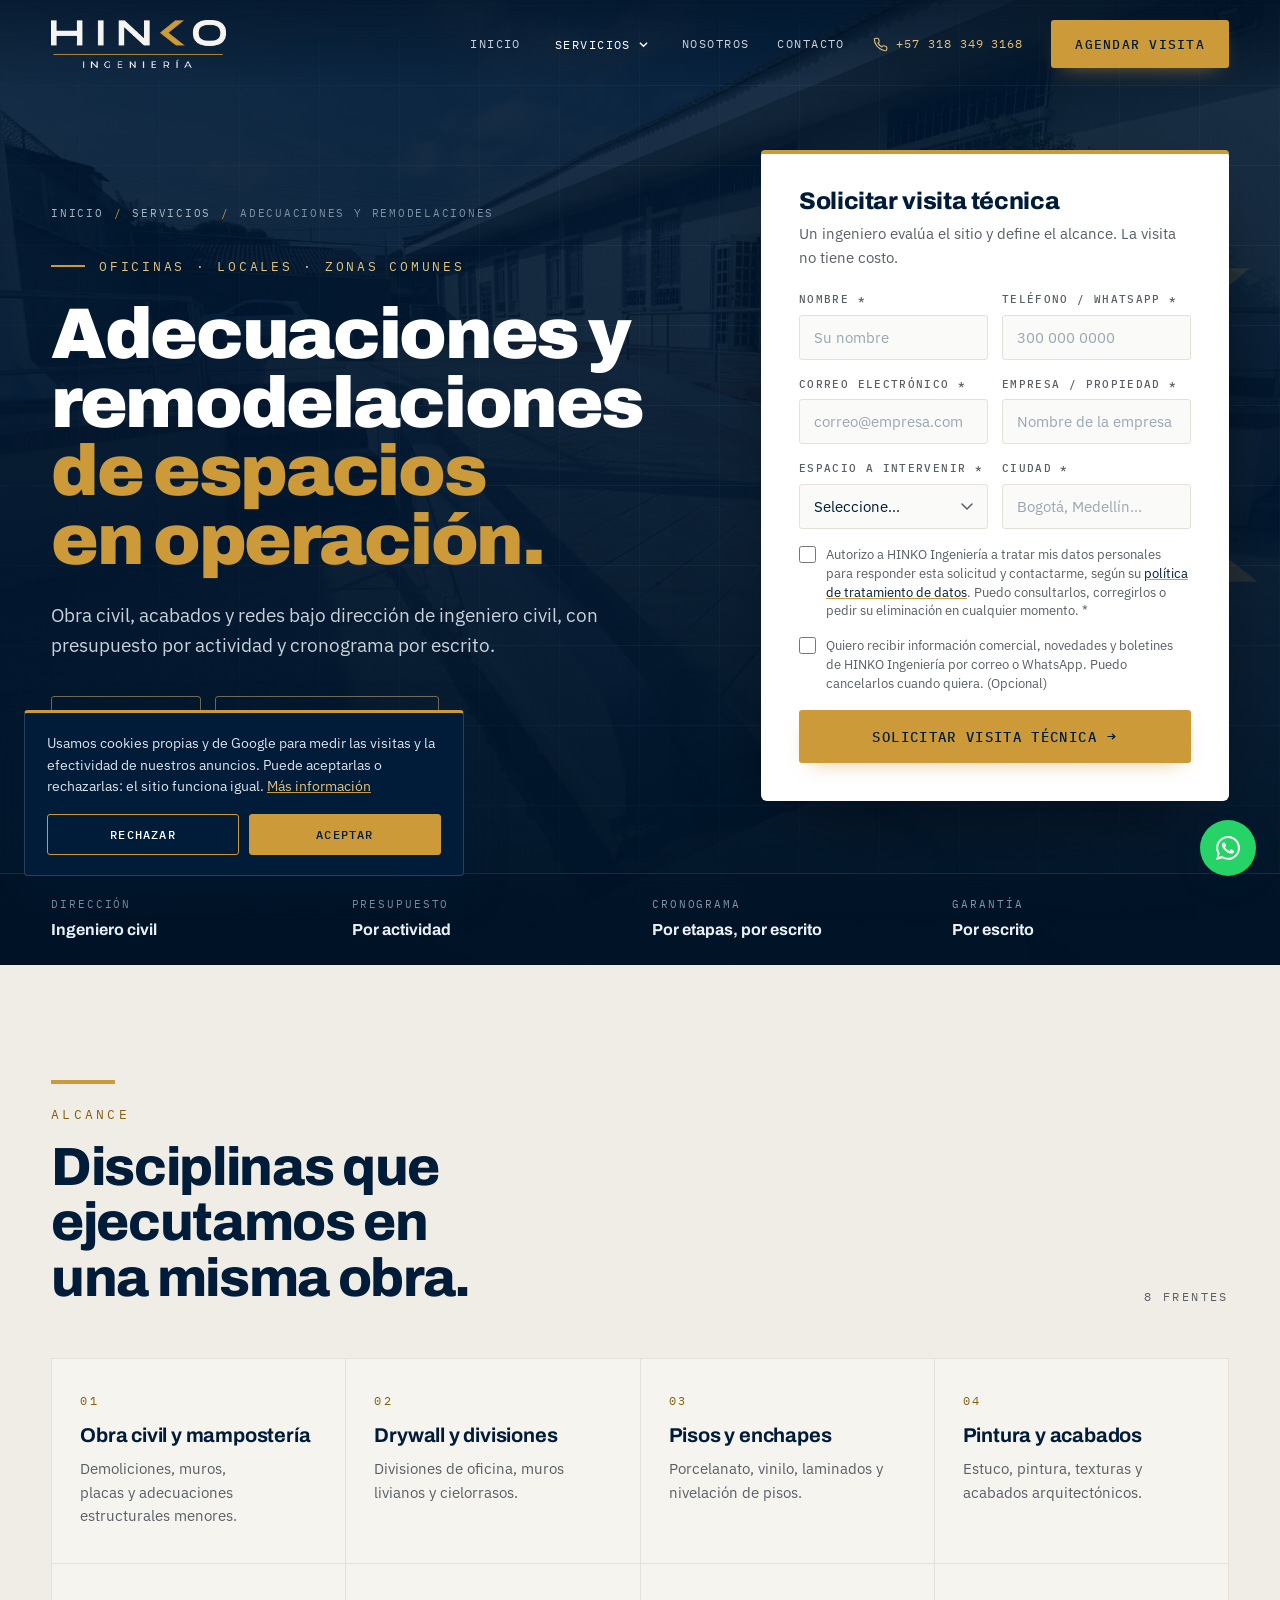
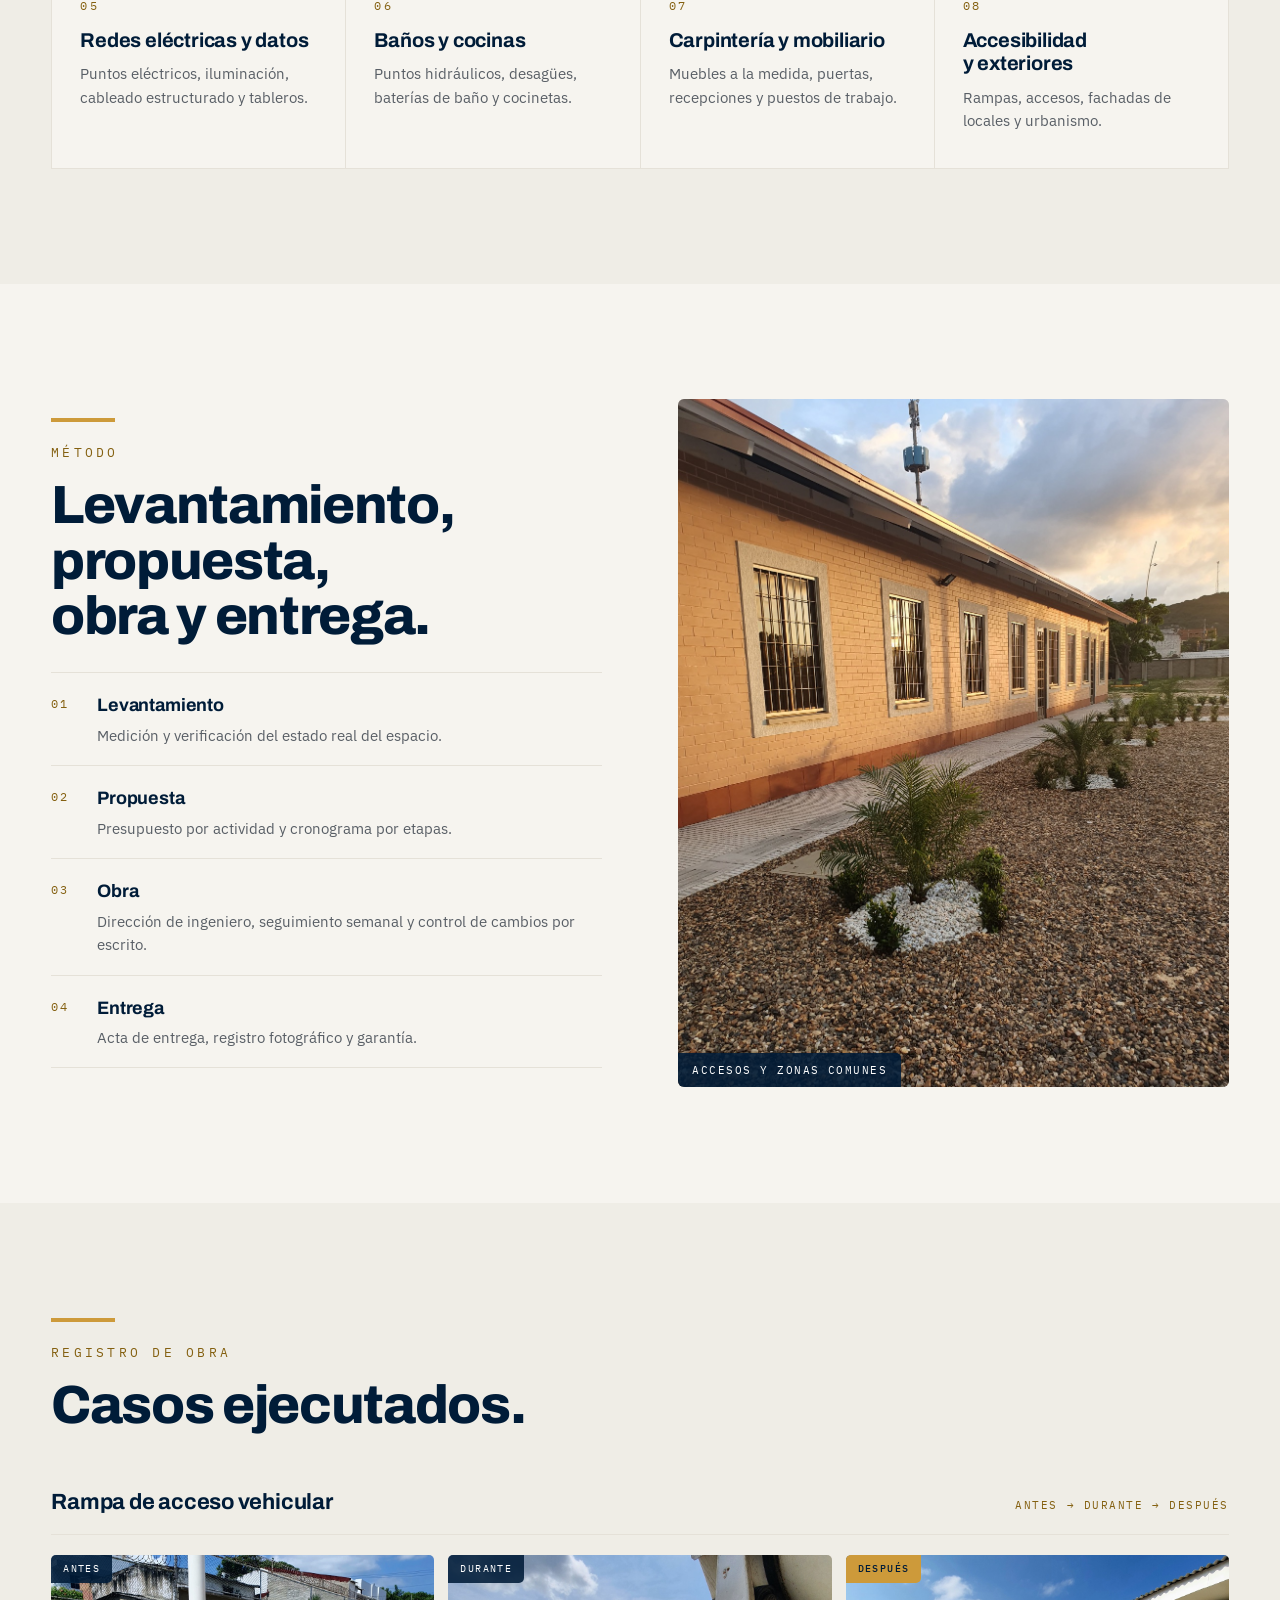
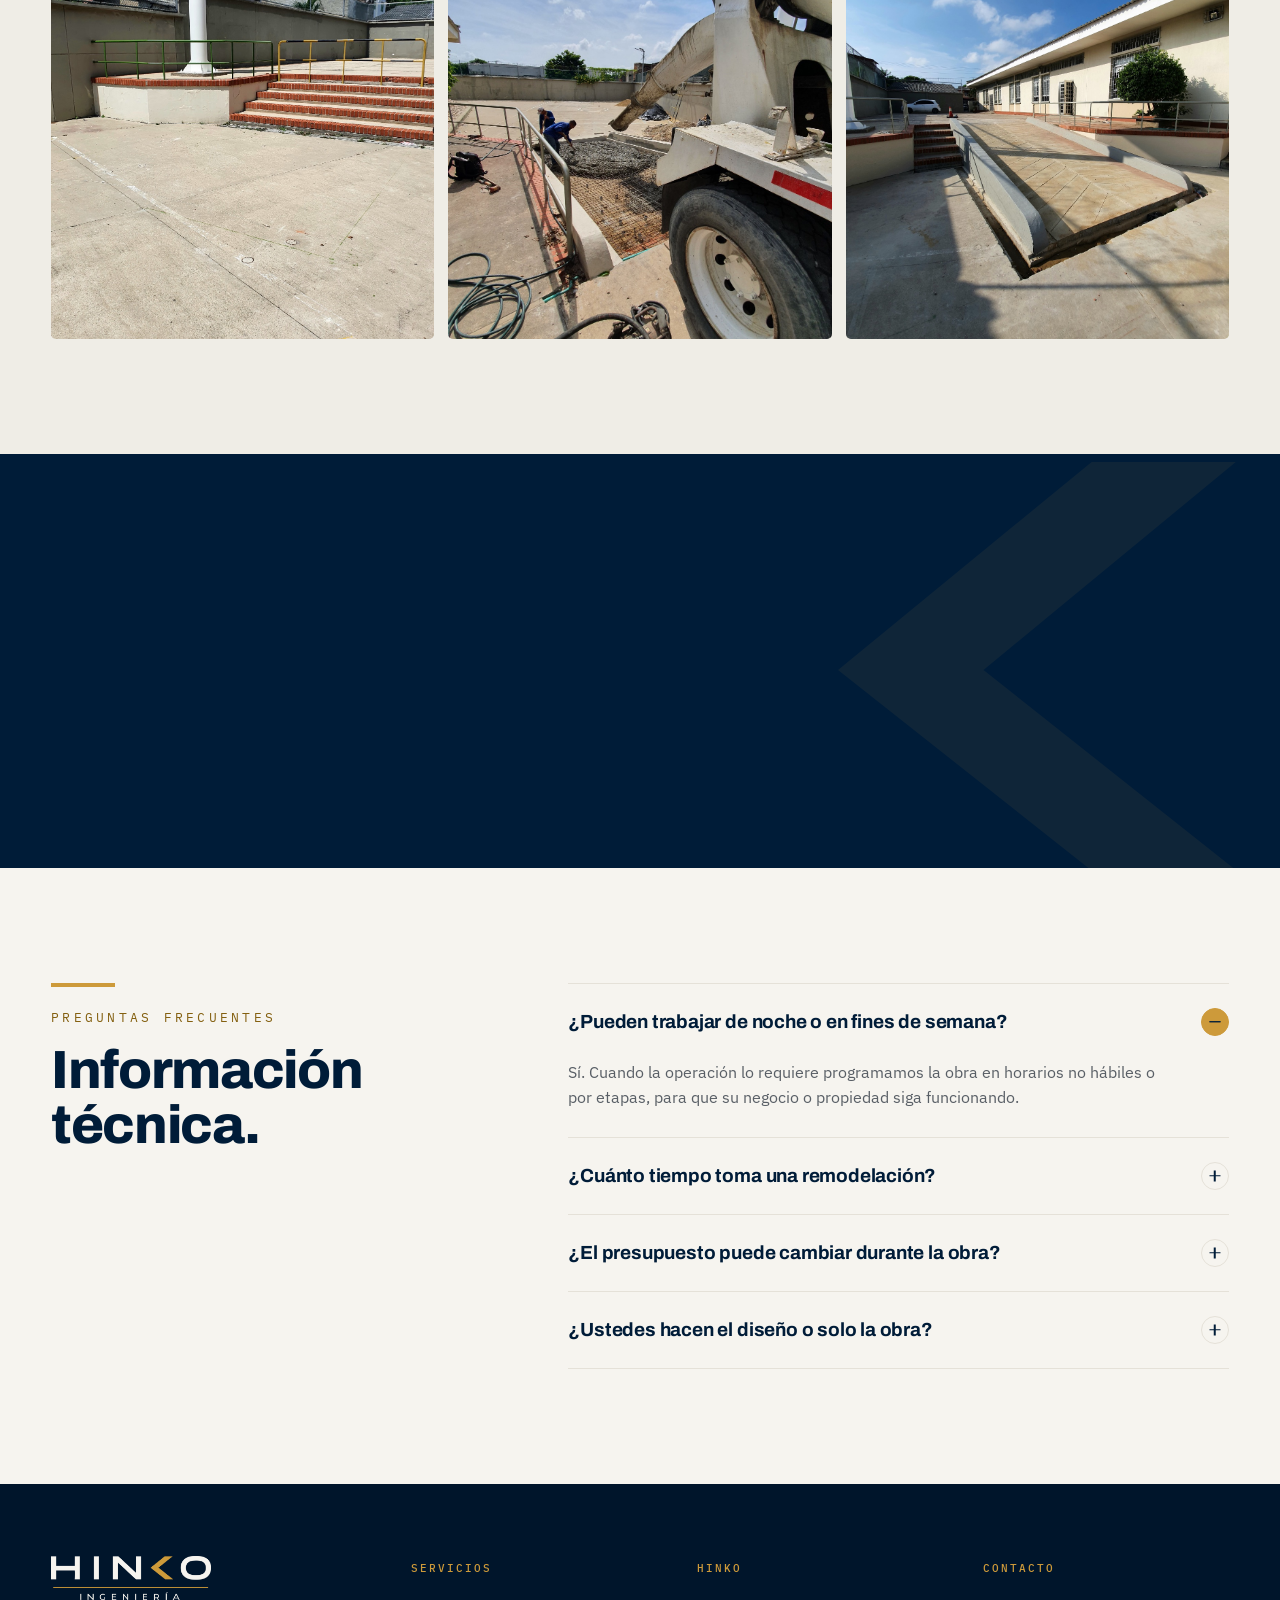
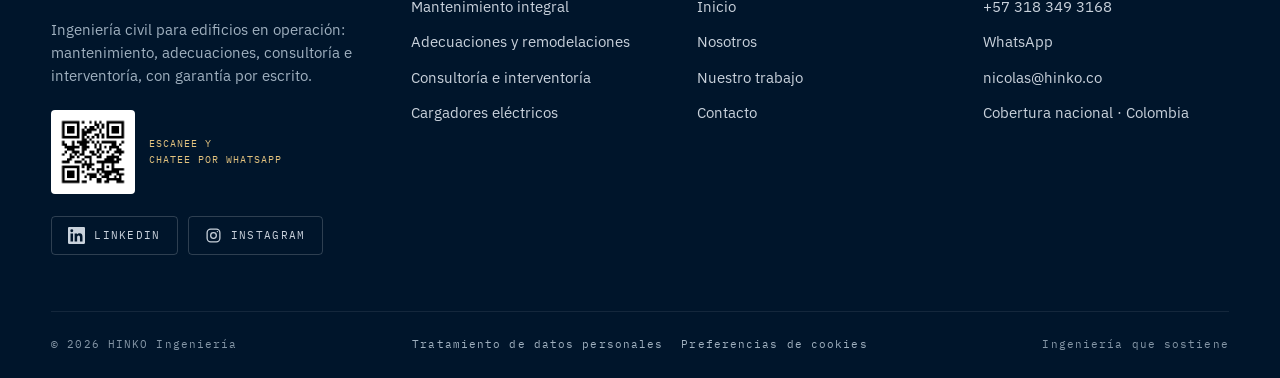
<file: adecuaciones-remodelaciones.html>
<!DOCTYPE html>
<html lang="es-CO">
<head>
<!-- Consentimiento de cookies (Google Consent Mode v2): mientras el visitante no acepte, las etiquetas de Google no guardan cookies de medición ni de publicidad. La decisión la guarda site.js. -->
<script>window.dataLayer=window.dataLayer||[];function gtag(){dataLayer.push(arguments);}
(function(){var v='denied';try{var c=JSON.parse(localStorage.getItem('hk_cookies')||'null');if(c&&c.v==='aceptadas'&&Date.now()-c.t<31536e6)v='granted';}catch(e){}
gtag('consent','default',{analytics_storage:v,ad_storage:v,ad_user_data:v,ad_personalization:v,functionality_storage:'granted',security_storage:'granted',wait_for_update:500});
gtag('set','ads_data_redaction',true);})();</script>
<!-- Google Tag Manager -->
<script>(function(w,d,s,l,i){w[l]=w[l]||[];w[l].push({'gtm.start':
new Date().getTime(),event:'gtm.js'});var f=d.getElementsByTagName(s)[0],
j=d.createElement(s),dl=l!='dataLayer'?'&l='+l:'';j.async=true;j.src=
'https://www.googletagmanager.com/gtm.js?id='+i+dl;f.parentNode.insertBefore(j,f);
})(window,document,'script','dataLayer','GTM-K29SRNGT');</script>
<!-- End Google Tag Manager -->
<meta charset="UTF-8" />
<meta name="viewport" content="width=device-width, initial-scale=1" />
<title>Adecuaciones y remodelaciones de oficinas y locales | HINKO Ingeniería</title>
<meta name="description" content="Remodelación y adecuación de oficinas, locales comerciales y zonas comunes sin frenar su operación. Presupuesto detallado, cronograma por escrito y garantía." />
<link rel="canonical" href="https://hinko.co/adecuaciones-remodelaciones" />
<meta property="og:type" content="website" />
<meta property="og:locale" content="es_CO" />
<meta property="og:site_name" content="HINKO Ingeniería" />
<meta property="og:title" content="Adecuaciones y remodelaciones de oficinas y locales | HINKO Ingeniería" />
<meta property="og:description" content="Remodelación y adecuación de oficinas, locales comerciales y zonas comunes sin frenar su operación. Presupuesto detallado, cronograma por escrito y garantía." />
<meta property="og:url" content="https://hinko.co/adecuaciones-remodelaciones" />
<meta property="og:image" content="https://hinko.co/img/rampa-despues.jpg" />
<meta name="theme-color" content="#001C38" />
<link rel="icon" href="assets/favicon.png" />
<link rel="preconnect" href="https://fonts.googleapis.com" />
<link rel="preconnect" href="https://fonts.gstatic.com" crossorigin />
<link href="https://fonts.googleapis.com/css2?family=Archivo:wght@400;500;600;700;800;900&family=IBM+Plex+Mono:wght@400;500&family=IBM+Plex+Sans:wght@300;400;500;600&display=swap" rel="stylesheet" />
<link rel="stylesheet" href="brand.css" />
<link rel="stylesheet" href="site.css" />
<script type="application/ld+json">{"@context": "https://schema.org", "@type": "Service", "name": "Adecuaciones y remodelaciones de oficinas, locales y zonas comunes", "serviceType": "Adecuaciones y remodelaciones", "description": "Remodelación y adecuación de oficinas, locales comerciales y zonas comunes sin frenar su operación. Presupuesto detallado, cronograma por escrito y garantía.", "url": "https://hinko.co/adecuaciones-remodelaciones", "areaServed": {"@type": "Country", "name": "Colombia"}, "provider": {"@type": "Organization", "sameAs": ["https://www.linkedin.com/company/hinkoingenieria/", "https://www.instagram.com/hinkoingenieria/"], "name": "HINKO Ingeniería", "url": "https://hinko.co/", "logo": "https://hinko.co/assets/logo-primary.png", "telephone": "+57 318 349 3168"}}</script>
<script type="application/ld+json">{"@context": "https://schema.org", "@type": "BreadcrumbList", "itemListElement": [{"@type": "ListItem", "position": 1, "name": "Inicio", "item": "https://hinko.co/"}, {"@type": "ListItem", "position": 2, "name": "Adecuaciones y remodelaciones", "item": "https://hinko.co/adecuaciones-remodelaciones"}]}</script>
<script type="application/ld+json">{"@context": "https://schema.org", "@type": "FAQPage", "mainEntity": [{"@type": "Question", "name": "¿Pueden trabajar de noche o en fines de semana?", "acceptedAnswer": {"@type": "Answer", "text": "Sí. Cuando la operación lo requiere programamos la obra en horarios no hábiles o por etapas, para que su negocio o propiedad siga funcionando."}}, {"@type": "Question", "name": "¿Cuánto tiempo toma una remodelación?", "acceptedAnswer": {"@type": "Answer", "text": "Depende del área y del alcance. Después del levantamiento le entregamos un cronograma por etapas con fechas concretas."}}, {"@type": "Question", "name": "¿El presupuesto puede cambiar durante la obra?", "acceptedAnswer": {"@type": "Answer", "text": "Hacemos un levantamiento previo para que el presupuesto sea lo más preciso posible. Si aparece un imprevisto o usted pide un cambio, se lo presentamos por escrito antes de ejecutarlo."}}, {"@type": "Question", "name": "¿Ustedes hacen el diseño o solo la obra?", "acceptedAnswer": {"@type": "Answer", "text": "Podemos ejecutar un diseño que usted ya tenga o acompañarle en la definición de la distribución, los materiales y los acabados."}}]}</script>
</head>

<body data-svc="Adecuaciones y remodelaciones">
<!-- Google Tag Manager (noscript) -->
<noscript><iframe src="https://www.googletagmanager.com/ns.html?id=GTM-K29SRNGT"
height="0" width="0" style="display:none;visibility:hidden"></iframe></noscript>
<!-- End Google Tag Manager (noscript) -->
<header class="nav" id="nav"><div class="wrap row">
  <a class="logo" href="/" aria-label="HINKO Ingeniería — Inicio"><img src="assets/logo-knockout.png" alt="HINKO Ingeniería" /></a>
  <nav><ul>
    <li><a href="/">Inicio</a></li>
    <li class="dd on"><button class="ddb" aria-haspopup="true">Servicios <svg viewBox="0 0 10 10" fill="none" stroke="currentColor" stroke-width="1.6" aria-hidden="true"><path d="M1 3l4 4 4-4"/></svg></button><div class="ddm"><div class="in"><a href="/mantenimiento-integral"><span class="n">01</span><b>Mantenimiento integral</b><span>Preventivo y correctivo para edificios en operación</span></a><a href="/adecuaciones-remodelaciones"><span class="n">02</span><b>Adecuaciones y remodelaciones</b><span>Oficinas y locales, sin frenar la operación</span></a><a href="/consultoria-interventoria"><span class="n">03</span><b>Consultoría e interventoría</b><span>Conceptos técnicos y respaldo jurídico</span></a><a href="/cargadores-electricos"><span class="n">04</span><b>Cargadores eléctricos</b><span>Diagnóstico y acompañamiento en su edificio</span></a></div></div></li>
    <li><a href="/nosotros">Nosotros</a></li>
    <li><a href="/contacto">Contacto</a></li>
  </ul>
  <a class="tel" href="tel:+573183493168" data-ev="call"><svg viewBox="0 0 24 24" fill="none" stroke="currentColor" stroke-width="1.8" stroke-linecap="round" stroke-linejoin="round" aria-hidden="true"><path d="M22 16.9v3a2 2 0 0 1-2.2 2 19.8 19.8 0 0 1-8.6-3.1 19.5 19.5 0 0 1-6-6A19.8 19.8 0 0 1 2.1 4.2 2 2 0 0 1 4.1 2h3a2 2 0 0 1 2 1.7c.1.9.4 1.8.7 2.7a2 2 0 0 1-.5 2.1L8 9.8a16 16 0 0 0 6 6l1.3-1.3a2 2 0 0 1 2.1-.4c.9.3 1.8.6 2.7.7a2 2 0 0 1 1.7 2z"/></svg>+57 318 349 3168</a>
  <a class="btn" href="#agendar" data-ev="agendar_click">Agendar visita</a>
  <button class="menu-toggle" id="menuToggle" aria-label="Menú" aria-expanded="false"><span></span><span></span><span></span></button>
  </nav>
</div></header>
<div id="mobile-menu"><a class="lnk" href="/">Inicio</a><div class="mk">Servicios</div><a class="lnk sub" href="/mantenimiento-integral">Mantenimiento integral</a><a class="lnk sub" href="/adecuaciones-remodelaciones">Adecuaciones y remodelaciones</a><a class="lnk sub" href="/consultoria-interventoria">Consultoría e interventoría</a><a class="lnk sub" href="/cargadores-electricos">Cargadores eléctricos</a><div class="mk">HINKO</div><a class="lnk" href="/nosotros">Nosotros</a><a class="lnk" href="/contacto">Contacto</a><a class="btn" href="#agendar" data-ev="agendar_click">Agendar visita técnica <span class="ar">→</span></a></div>


<section class="hero" style="padding:0">
<img class="bg" src="img/rampa-despues.jpg" alt="" style="object-position:50% 58%" />
<div class="ov"></div><div class="grid"></div>
<svg class="chev-bg" viewBox="0 0 100 100" aria-hidden="true"><path d="M57.3 19.4 L78.5 19.4 L41.4 50 L80 80.6 L58.7 80.6 L20 50 Z" fill="#CD9A3A"/></svg>
<div class="wrap inner hero-cols">
<div>
<div class="crumb anim a1"><a href="/">Inicio</a><i>/</i><a href="/#servicios">Servicios</a><i>/</i><span>Adecuaciones y remodelaciones</span></div>
<div class="kick anim a1">Oficinas · Locales · Zonas comunes</div>
<h1 class="anim a2">Adecuaciones y remodelaciones <em>de espacios en operación.</em></h1>
<p class="sub anim a3">Obra civil, acabados y redes bajo dirección de ingeniero civil, con presupuesto por actividad y cronograma por escrito.</p>
<div class="cta anim a4"><a class="btn ghost" href="https://wa.me/573183493168?text=Hola%20HINKO%2C%20quisiera%20informaci%C3%B3n%20sobre%20adecuaciones%20y%20remodelaciones." target="_blank" rel="noopener" data-ev="whatsapp"><svg viewBox="0 0 24 24" fill="currentColor" aria-hidden="true"><path d="M.057 24l1.687-6.163a11.867 11.867 0 0 1-1.587-5.946C.16 5.335 5.495 0 12.05 0a11.82 11.82 0 0 1 8.413 3.488 11.82 11.82 0 0 1 3.48 8.414c-.003 6.557-5.338 11.892-11.893 11.892a11.9 11.9 0 0 1-5.688-1.448L.057 24zm6.597-3.807c1.676.995 3.276 1.591 5.392 1.592 5.448 0 9.886-4.434 9.889-9.885.002-5.462-4.415-9.89-9.881-9.892-5.452 0-9.887 4.434-9.889 9.884a9.86 9.86 0 0 0 1.515 5.26l-.999 3.648 3.973-1.045zm11.387-5.464c-.074-.124-.272-.198-.57-.347-.297-.149-1.758-.868-2.031-.967-.272-.099-.47-.149-.669.149-.198.297-.768.967-.941 1.165-.173.198-.347.223-.644.074-.297-.149-1.255-.462-2.39-1.475-.883-.788-1.48-1.761-1.653-2.059-.173-.297-.018-.458.13-.606.134-.133.297-.347.446-.521.151-.172.2-.296.3-.495.099-.198.05-.372-.025-.521-.075-.148-.669-1.611-.916-2.206-.242-.579-.487-.501-.669-.51l-.57-.01c-.198 0-.52.074-.792.372s-1.04 1.016-1.04 2.479 1.065 2.876 1.213 3.074c.149.198 2.095 3.2 5.076 4.487.709.306 1.263.489 1.694.626.712.226 1.36.194 1.872.118.571-.085 1.758-.719 2.006-1.413.248-.695.248-1.29.173-1.414z"/></svg>WhatsApp</a><a class="btn ghost" href="tel:+573183493168" data-ev="call"><svg viewBox="0 0 24 24" fill="none" stroke="currentColor" stroke-width="1.8" stroke-linecap="round" stroke-linejoin="round" aria-hidden="true"><path d="M22 16.9v3a2 2 0 0 1-2.2 2 19.8 19.8 0 0 1-8.6-3.1 19.5 19.5 0 0 1-6-6A19.8 19.8 0 0 1 2.1 4.2 2 2 0 0 1 4.1 2h3a2 2 0 0 1 2 1.7c.1.9.4 1.8.7 2.7a2 2 0 0 1-.5 2.1L8 9.8a16 16 0 0 0 6 6l1.3-1.3a2 2 0 0 1 2.1-.4c.9.3 1.8.6 2.7.7a2 2 0 0 1 1.7 2z"/></svg>+57 318 349 3168</a></div>
</div>
<div class="fcard anim a4" id="agendar"><h2 class="ft">Solicitar visita técnica</h2><p class="fs">Un ingeniero evalúa el sitio y define el alcance. La visita no tiene costo.</p>
<form class="hk-form" action="https://app.hinko.co/api/landing-prospecto" method="POST" novalidate>
  <input type="hidden" name="servicio" value="remodelacion" />
  <div class="frow"><div class="ff"><label for="fn">Nombre *</label><input id="fn" name="nombre" required placeholder="Su nombre" autocomplete="name" /></div>
  <div class="ff"><label for="ft">Teléfono / WhatsApp *</label><input id="ft" name="telefono" type="tel" required placeholder="300 000 0000" autocomplete="tel" /></div></div>
  <div class="frow"><div class="ff"><label for="fe">Correo electrónico *</label><input id="fe" name="email" type="email" required placeholder="correo@empresa.com" autocomplete="email" /></div>
  <div class="ff"><label for="fo">Empresa / Propiedad *</label><input id="fo" name="empresa" required placeholder="Nombre de la empresa o propiedad" autocomplete="organization" /></div></div>
  <div class="frow"><div class="ff"><label for="fp">Espacio a intervenir *</label><select id="fp" name="extra" data-extra="Espacio a intervenir" required><option value="" disabled selected>Seleccione…</option><option>Oficina</option><option>Local comercial</option><option>Zonas comunes (PH)</option><option>Baños o cocina</option><option>Centro comercial</option><option>Otro</option></select></div>
  <div class="ff"><label for="fc">Ciudad *</label><input id="fc" name="ciudad" required placeholder="Bogotá, Medellín…" autocomplete="address-level2" /></div></div>
  
  
  <input type="text" name="_hp" value="" autocomplete="off" tabindex="-1" aria-hidden="true" style="position:absolute;left:-9999px;width:1px;height:1px;opacity:0;" />
  <label class="fchk"><input type="checkbox" name="autoriza_datos" value="si" required /><span>Autorizo a HINKO Ingeniería a tratar mis datos personales para responder esta solicitud y contactarme, según su <a href="/tratamiento-de-datos" target="_blank" rel="noopener">política de tratamiento de datos</a>. Puedo consultarlos, corregirlos o pedir su eliminación en cualquier momento. *</span></label>
  <label class="fchk"><input type="checkbox" name="autoriza_comercial" value="si" /><span>Quiero recibir información comercial, novedades y boletines de HINKO Ingeniería por correo o WhatsApp. Puedo cancelarlos cuando quiera. (Opcional)</span></label>
  <p class="err">Revise los campos marcados con * o escríbanos por WhatsApp.</p>
  <button type="submit" class="btn">Solicitar visita técnica <span class="ar">→</span></button>
  
</form>
<div class="fok"><svg viewBox="0 0 64 64" fill="none" aria-hidden="true"><circle cx="32" cy="32" r="31" stroke="#CD9A3A" stroke-width="2"/><path d="M20 32l9 9 15-15" stroke="#CD9A3A" stroke-width="2.5" stroke-linecap="round" stroke-linejoin="round"/></svg><h3>Solicitud recibida</h3><p>Un ingeniero de HINKO le contactará para coordinar la visita técnica.</p><a class="btn" href="https://wa.me/573183493168?text=Hola%20HINKO%2C%20quisiera%20informaci%C3%B3n%20sobre%20adecuaciones%20y%20remodelaciones." target="_blank" rel="noopener" data-ev="whatsapp"><svg viewBox="0 0 24 24" fill="currentColor" aria-hidden="true"><path d="M.057 24l1.687-6.163a11.867 11.867 0 0 1-1.587-5.946C.16 5.335 5.495 0 12.05 0a11.82 11.82 0 0 1 8.413 3.488 11.82 11.82 0 0 1 3.48 8.414c-.003 6.557-5.338 11.892-11.893 11.892a11.9 11.9 0 0 1-5.688-1.448L.057 24zm6.597-3.807c1.676.995 3.276 1.591 5.392 1.592 5.448 0 9.886-4.434 9.889-9.885.002-5.462-4.415-9.89-9.881-9.892-5.452 0-9.887 4.434-9.889 9.884a9.86 9.86 0 0 0 1.515 5.26l-.999 3.648 3.973-1.045zm11.387-5.464c-.074-.124-.272-.198-.57-.347-.297-.149-1.758-.868-2.031-.967-.272-.099-.47-.149-.669.149-.198.297-.768.967-.941 1.165-.173.198-.347.223-.644.074-.297-.149-1.255-.462-2.39-1.475-.883-.788-1.48-1.761-1.653-2.059-.173-.297-.018-.458.13-.606.134-.133.297-.347.446-.521.151-.172.2-.296.3-.495.099-.198.05-.372-.025-.521-.075-.148-.669-1.611-.916-2.206-.242-.579-.487-.501-.669-.51l-.57-.01c-.198 0-.52.074-.792.372s-1.04 1.016-1.04 2.479 1.065 2.876 1.213 3.074c.149.198 2.095 3.2 5.076 4.487.709.306 1.263.489 1.694.626.712.226 1.36.194 1.872.118.571-.085 1.758-.719 2.006-1.413.248-.695.248-1.29.173-1.414z"/></svg>Escribir por WhatsApp</a></div>
</div>
</div>
<div class="facts anim a5"><div class="wrap row"><div><div class="l">Dirección</div><div class="v">Ingeniero civil</div></div><div><div class="l">Presupuesto</div><div class="v">Por actividad</div></div><div><div class="l">Cronograma</div><div class="v">Por etapas, por escrito</div></div><div><div class="l">Garantía</div><div class="v">Por escrito</div></div></div></div>
</section>


<section class="alt" id="alcance">
<div class="wrap">
<div class="shead reveal"><div><div class="rule"></div><div class="kicker">Alcance</div><h2 class="sec">Disciplinas que ejecutamos en una misma obra.</h2></div><div class="idx">8 frentes</div></div>
<div class="cgrid"><div class="cc reveal"><div class="n">01</div><h3>Obra civil y mampostería</h3><p>Demoliciones, muros, placas y adecuaciones estructurales menores.</p></div><div class="cc reveal d1"><div class="n">02</div><h3>Drywall y divisiones</h3><p>Divisiones de oficina, muros livianos y cielorrasos.</p></div><div class="cc reveal d2"><div class="n">03</div><h3>Pisos y enchapes</h3><p>Porcelanato, vinilo, laminados y nivelación de pisos.</p></div><div class="cc reveal d3"><div class="n">04</div><h3>Pintura y acabados</h3><p>Estuco, pintura, texturas y acabados arquitectónicos.</p></div><div class="cc reveal"><div class="n">05</div><h3>Redes eléctricas y datos</h3><p>Puntos eléctricos, iluminación, cableado estructurado y tableros.</p></div><div class="cc reveal d1"><div class="n">06</div><h3>Baños y cocinas</h3><p>Puntos hidráulicos, desagües, baterías de baño y cocinetas.</p></div><div class="cc reveal d2"><div class="n">07</div><h3>Carpintería y mobiliario</h3><p>Muebles a la medida, puertas, recepciones y puestos de trabajo.</p></div><div class="cc reveal d3"><div class="n">08</div><h3>Accesibilidad y exteriores</h3><p>Rampas, accesos, fachadas de locales y urbanismo.</p></div></div>


</div>
</section>


<section id="metodo">
<div class="wrap two" style="align-items:center">
<div class="reveal"><div class="rule"></div><div class="kicker">Método</div><h2 class="sec">Levantamiento, propuesta, obra y entrega.</h2><ul class="dl"><li><div class="k">01</div><div><b>Levantamiento</b><span>Medición y verificación del estado real del espacio.</span></div></li><li><div class="k">02</div><div><b>Propuesta</b><span>Presupuesto por actividad y cronograma por etapas.</span></div></li><li><div class="k">03</div><div><b>Obra</b><span>Dirección de ingeniero, seguimiento semanal y control de cambios por escrito.</span></div></li><li><div class="k">04</div><div><b>Entrega</b><span>Acta de entrega, registro fotográfico y garantía.</span></div></li></ul></div>
<div class="reveal d1"><div class="media"><img src="img/edificio.jpg" alt="Edificación y accesos intervenidos por HINKO" style="object-position:50% 35%" loading="lazy" /><span class="st">Accesos y zonas comunes</span></div></div>
</div>
</section>


<section class="alt" id="trabajo">
<div class="wrap">
<div class="shead reveal"><div><div class="rule"></div><div class="kicker">Registro de obra</div><h2 class="sec">Casos ejecutados.</h2></div></div>
<div class="reveal"><div class="xhead"><div class="xt">Rampa de acceso vehicular</div><div class="xs">Antes → Durante → Después</div></div><div class="xrow"><div class="xcell"><span class="st">Antes</span><img src="img/rampa-antes.jpg" alt="Antes — escaleras sin rampa" style="object-position:50% 62%" loading="lazy" /></div><div class="xcell"><span class="st">Durante</span><img src="img/rampa.jpg" alt="Durante — fundida de la rampa" style="object-position:40% 55%" loading="lazy" /></div><div class="xcell"><span class="st done">Después</span><img src="img/rampa-despues.jpg" alt="Después — rampa terminada" style="object-position:50% 58%" loading="lazy" /></div></div></div>
</div>
</section>


<section class="why" id="respaldo" style="padding-block:clamp(56px,7vw,88px)">
<svg class="glow" viewBox="0 0 100 100" aria-hidden="true"><path d="M57.3 19.4 L78.5 19.4 L41.4 50 L80 80.6 L58.7 80.6 L20 50 Z" fill="#CD9A3A"/></svg>
<div class="wrap">
<div class="reveal"><div class="kicker">Respaldo</div><h2 class="sec" style="font-size:clamp(26px,3vw,38px)">Respaldo técnico y contractual.</h2></div>
<div class="seals"><div class="seal reveal"><svg viewBox="0 0 24 24" fill="none" stroke="currentColor" stroke-width="1.6" aria-hidden="true"><path d="M12 2l8 3v6c0 5-3.5 8.5-8 11-4.5-2.5-8-6-8-11V5l8-3z"/></svg><div><b>Póliza de cumplimiento</b><span>Respaldo contractual</span></div></div><div class="seal reveal d1"><svg viewBox="0 0 24 24" fill="none" stroke="currentColor" stroke-width="1.6" aria-hidden="true"><path d="M12 2l8 3v6c0 5-3.5 8.5-8 11-4.5-2.5-8-6-8-11V5l8-3z"/><path d="M9 12l2 2 4-4"/></svg><div><b>ARL vigente</b><span>Personal afiliado</span></div></div><div class="seal reveal d2"><svg viewBox="0 0 24 24" fill="none" stroke="currentColor" stroke-width="1.6" aria-hidden="true"><circle cx="12" cy="6" r="2"/><path d="M12 8v5m0 0l-4 7m4-7l4 7M7 11l5-1 5 1"/></svg><div><b>Trabajo seguro en alturas</b><span>Personal certificado</span></div></div><div class="seal reveal d3"><svg viewBox="0 0 24 24" fill="none" stroke="currentColor" stroke-width="1.6" aria-hidden="true"><path d="M5 4h11l3 3v13H5z"/><path d="M9 9h6M9 13h6M9 17h4"/></svg><div><b>Garantía por escrito</b><span>En cada intervención</span></div></div></div>
</div>
</section>


<section id="faq">
<div class="wrap faqw">
<div class="reveal"><div class="rule"></div><div class="kicker">Preguntas frecuentes</div><h2 class="sec">Información técnica.</h2></div>
<div class="faq reveal d1"><details open><summary>¿Pueden trabajar de noche o en fines de semana?<i></i></summary><p>Sí. Cuando la operación lo requiere programamos la obra en horarios no hábiles o por etapas, para que su negocio o propiedad siga funcionando.</p></details><details><summary>¿Cuánto tiempo toma una remodelación?<i></i></summary><p>Depende del área y del alcance. Después del levantamiento le entregamos un cronograma por etapas con fechas concretas.</p></details><details><summary>¿El presupuesto puede cambiar durante la obra?<i></i></summary><p>Hacemos un levantamiento previo para que el presupuesto sea lo más preciso posible. Si aparece un imprevisto o usted pide un cambio, se lo presentamos por escrito antes de ejecutarlo.</p></details><details><summary>¿Ustedes hacen el diseño o solo la obra?<i></i></summary><p>Podemos ejecutar un diseño que usted ya tenga o acompañarle en la definición de la distribución, los materiales y los acabados.</p></details></div>
</div>
</section>

<footer class="foot"><div class="wrap"><div class="top">
  <div><img src="assets/logo-knockout.png" alt="HINKO Ingeniería" /><p>Ingeniería civil para edificios en operación: mantenimiento, adecuaciones, consultoría e interventoría, con garantía por escrito.</p>
    <div class="qr-mini"><img src="img/qr-whatsapp.png" alt="Código QR para escribir a HINKO por WhatsApp" /><span>Escanee y<br />chatee por WhatsApp</span></div>
    <div class="social"><a href="https://www.linkedin.com/company/hinkoingenieria/" target="_blank" rel="noopener noreferrer" data-ev="linkedin" aria-label="HINKO Ingeniería en LinkedIn"><svg viewBox="0 0 24 24" fill="currentColor" aria-hidden="true"><path d="M20.45 20.45h-3.56v-5.57c0-1.33-.03-3.04-1.85-3.04-1.86 0-2.14 1.45-2.14 2.94v5.67H9.35V9h3.41v1.56h.05c.48-.9 1.64-1.85 3.37-1.85 3.6 0 4.27 2.37 4.27 5.46v6.28zM5.34 7.43a2.06 2.06 0 1 1 0-4.13 2.06 2.06 0 0 1 0 4.13zM7.12 20.45H3.56V9h3.56v11.45zM22.22 0H1.77C.79 0 0 .77 0 1.73v20.54C0 23.23.79 24 1.77 24h20.45c.98 0 1.78-.77 1.78-1.73V1.73C24 .77 23.2 0 22.22 0z"/></svg><span>LinkedIn</span></a><a href="https://www.instagram.com/hinkoingenieria/" target="_blank" rel="noopener noreferrer" data-ev="instagram" aria-label="HINKO Ingeniería en Instagram"><svg viewBox="0 0 24 24" fill="none" stroke="currentColor" stroke-width="1.8" stroke-linecap="round" stroke-linejoin="round" aria-hidden="true"><rect x="3" y="3" width="18" height="18" rx="5"/><circle cx="12" cy="12" r="4"/><circle cx="17.5" cy="6.5" r="1" fill="currentColor" stroke="none"/></svg><span>Instagram</span></a></div></div>
  <div><h4>Servicios</h4><ul><li><a href="/mantenimiento-integral">Mantenimiento integral</a></li><li><a href="/adecuaciones-remodelaciones">Adecuaciones y remodelaciones</a></li><li><a href="/consultoria-interventoria">Consultoría e interventoría</a></li><li><a href="/cargadores-electricos">Cargadores eléctricos</a></li></ul></div>
  <div><h4>HINKO</h4><ul><li><a href="/">Inicio</a></li><li><a href="/nosotros">Nosotros</a></li><li><a href="/#trabajo">Nuestro trabajo</a></li><li><a href="/contacto">Contacto</a></li></ul></div>
  <div><h4>Contacto</h4><ul><li><a href="tel:+573183493168" data-ev="call">+57 318 349 3168</a></li><li><a href="https://wa.me/573183493168?text=Hola%20HINKO%2C%20quisiera%20informaci%C3%B3n%20sobre%20adecuaciones%20y%20remodelaciones." target="_blank" rel="noopener" data-ev="whatsapp">WhatsApp</a></li><li><a href="mailto:nicolas@hinko.co">nicolas@hinko.co</a></li><li><a href="/contacto">Cobertura nacional · Colombia</a></li></ul></div>
</div>
<div class="bottom"><span>© 2026 HINKO Ingeniería</span><span class="legal"><a href="/tratamiento-de-datos">Tratamiento de datos personales</a><button type="button" class="ck-open">Preferencias de cookies</button></span><span>Ingeniería que sostiene</span></div></div></footer>
<a class="wa-float" href="https://wa.me/573183493168?text=Hola%20HINKO%2C%20quisiera%20informaci%C3%B3n%20sobre%20adecuaciones%20y%20remodelaciones." target="_blank" rel="noopener" data-ev="whatsapp" aria-label="Escríbanos por WhatsApp"><svg viewBox="0 0 24 24" fill="currentColor" aria-hidden="true"><path d="M.057 24l1.687-6.163a11.867 11.867 0 0 1-1.587-5.946C.16 5.335 5.495 0 12.05 0a11.82 11.82 0 0 1 8.413 3.488 11.82 11.82 0 0 1 3.48 8.414c-.003 6.557-5.338 11.892-11.893 11.892a11.9 11.9 0 0 1-5.688-1.448L.057 24zm6.597-3.807c1.676.995 3.276 1.591 5.392 1.592 5.448 0 9.886-4.434 9.889-9.885.002-5.462-4.415-9.89-9.881-9.892-5.452 0-9.887 4.434-9.889 9.884a9.86 9.86 0 0 0 1.515 5.26l-.999 3.648 3.973-1.045zm11.387-5.464c-.074-.124-.272-.198-.57-.347-.297-.149-1.758-.868-2.031-.967-.272-.099-.47-.149-.669.149-.198.297-.768.967-.941 1.165-.173.198-.347.223-.644.074-.297-.149-1.255-.462-2.39-1.475-.883-.788-1.48-1.761-1.653-2.059-.173-.297-.018-.458.13-.606.134-.133.297-.347.446-.521.151-.172.2-.296.3-.495.099-.198.05-.372-.025-.521-.075-.148-.669-1.611-.916-2.206-.242-.579-.487-.501-.669-.51l-.57-.01c-.198 0-.52.074-.792.372s-1.04 1.016-1.04 2.479 1.065 2.876 1.213 3.074c.149.198 2.095 3.2 5.076 4.487.709.306 1.263.489 1.694.626.712.226 1.36.194 1.872.118.571-.085 1.758-.719 2.006-1.413.248-.695.248-1.29.173-1.414z"/></svg><span>Escríbanos por WhatsApp</span></a>
<div class="abar"><a href="tel:+573183493168" data-ev="call"><svg viewBox="0 0 24 24" fill="none" stroke="currentColor" stroke-width="1.8" stroke-linecap="round" stroke-linejoin="round" aria-hidden="true"><path d="M22 16.9v3a2 2 0 0 1-2.2 2 19.8 19.8 0 0 1-8.6-3.1 19.5 19.5 0 0 1-6-6A19.8 19.8 0 0 1 2.1 4.2 2 2 0 0 1 4.1 2h3a2 2 0 0 1 2 1.7c.1.9.4 1.8.7 2.7a2 2 0 0 1-.5 2.1L8 9.8a16 16 0 0 0 6 6l1.3-1.3a2 2 0 0 1 2.1-.4c.9.3 1.8.6 2.7.7a2 2 0 0 1 1.7 2z"/></svg>Llamar</a><a href="https://wa.me/573183493168?text=Hola%20HINKO%2C%20quisiera%20informaci%C3%B3n%20sobre%20adecuaciones%20y%20remodelaciones." target="_blank" rel="noopener" data-ev="whatsapp"><svg viewBox="0 0 24 24" fill="currentColor" aria-hidden="true"><path d="M.057 24l1.687-6.163a11.867 11.867 0 0 1-1.587-5.946C.16 5.335 5.495 0 12.05 0a11.82 11.82 0 0 1 8.413 3.488 11.82 11.82 0 0 1 3.48 8.414c-.003 6.557-5.338 11.892-11.893 11.892a11.9 11.9 0 0 1-5.688-1.448L.057 24zm6.597-3.807c1.676.995 3.276 1.591 5.392 1.592 5.448 0 9.886-4.434 9.889-9.885.002-5.462-4.415-9.89-9.881-9.892-5.452 0-9.887 4.434-9.889 9.884a9.86 9.86 0 0 0 1.515 5.26l-.999 3.648 3.973-1.045zm11.387-5.464c-.074-.124-.272-.198-.57-.347-.297-.149-1.758-.868-2.031-.967-.272-.099-.47-.149-.669.149-.198.297-.768.967-.941 1.165-.173.198-.347.223-.644.074-.297-.149-1.255-.462-2.39-1.475-.883-.788-1.48-1.761-1.653-2.059-.173-.297-.018-.458.13-.606.134-.133.297-.347.446-.521.151-.172.2-.296.3-.495.099-.198.05-.372-.025-.521-.075-.148-.669-1.611-.916-2.206-.242-.579-.487-.501-.669-.51l-.57-.01c-.198 0-.52.074-.792.372s-1.04 1.016-1.04 2.479 1.065 2.876 1.213 3.074c.149.198 2.095 3.2 5.076 4.487.709.306 1.263.489 1.694.626.712.226 1.36.194 1.872.118.571-.085 1.758-.719 2.006-1.413.248-.695.248-1.29.173-1.414z"/></svg>WhatsApp</a><a href="#agendar" data-ev="agendar_click"><svg viewBox="0 0 24 24" fill="none" stroke="currentColor" stroke-width="1.8" stroke-linecap="round" aria-hidden="true"><rect x="3" y="5" width="18" height="16" rx="2"/><path d="M3 10h18M8 3v4M16 3v4"/></svg>Agendar visita</a></div>
<script src="site.js" defer></script>
</body>
</html>
</file>
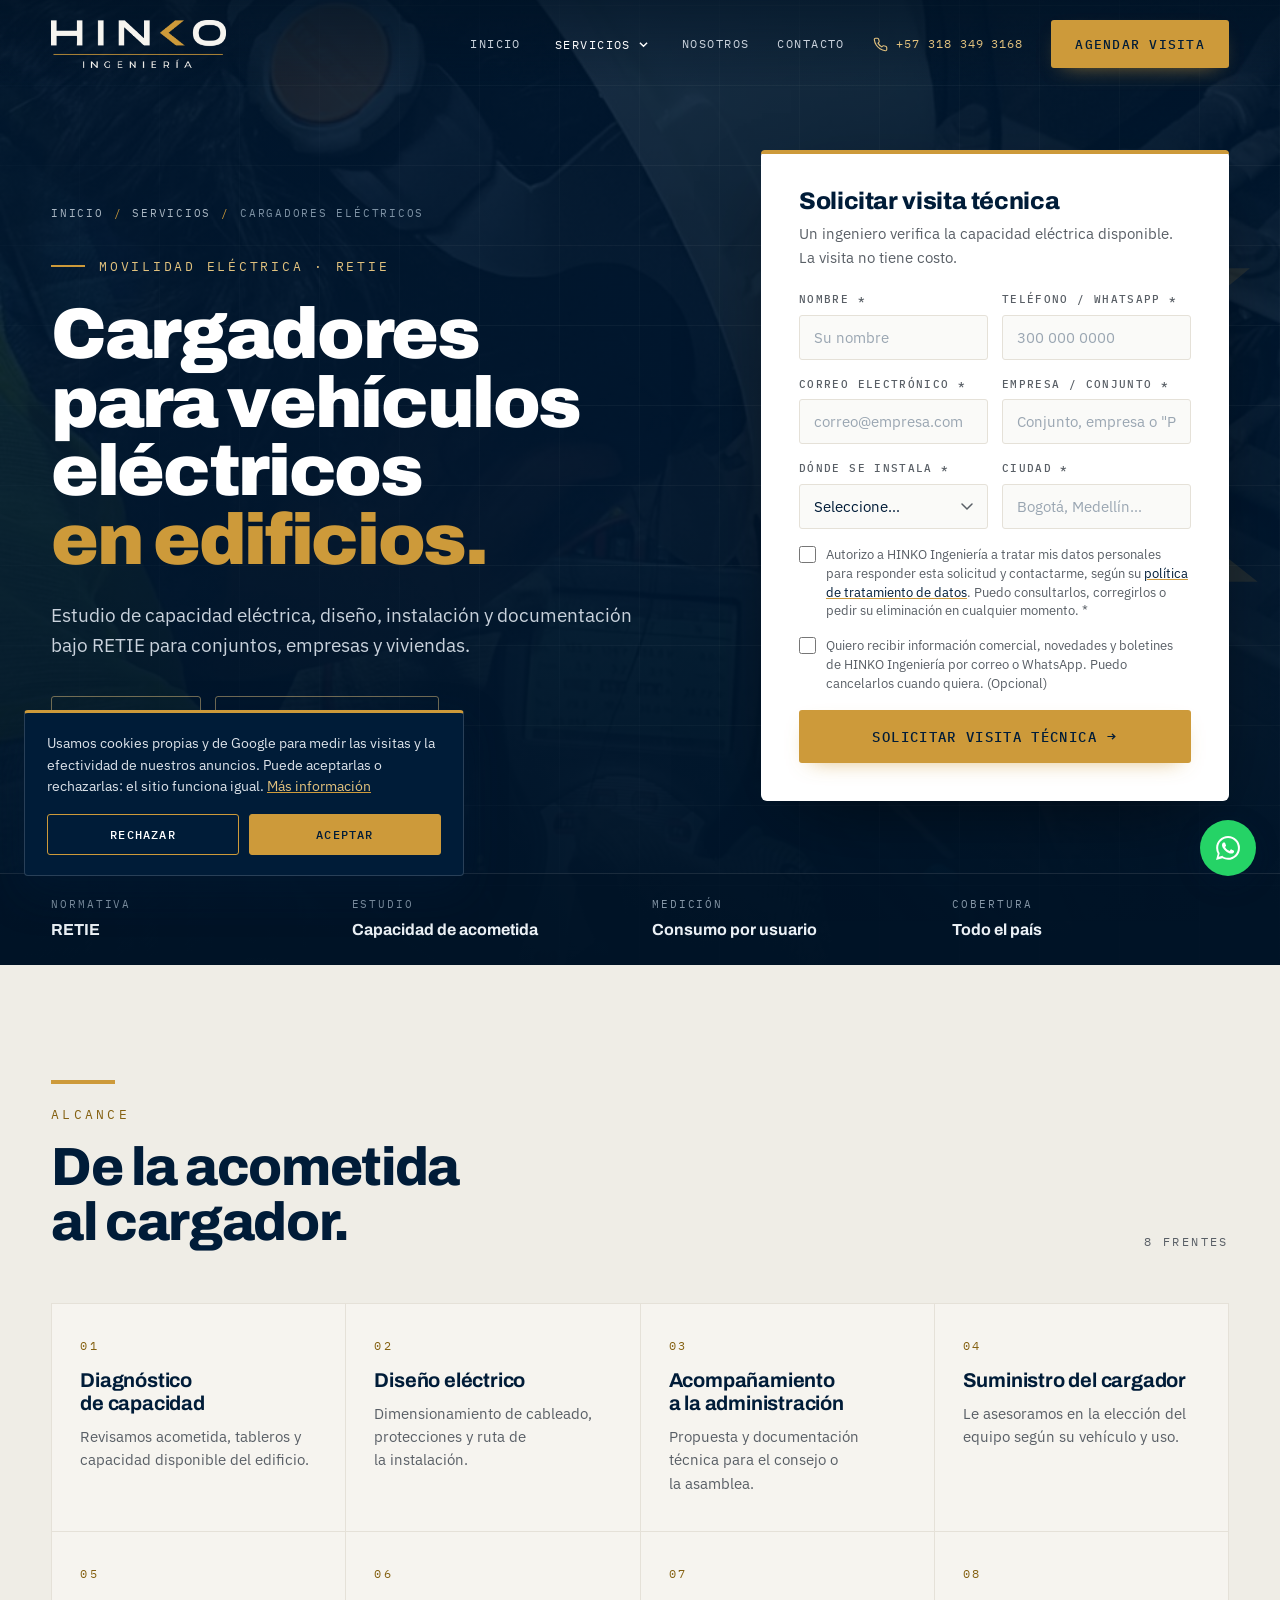
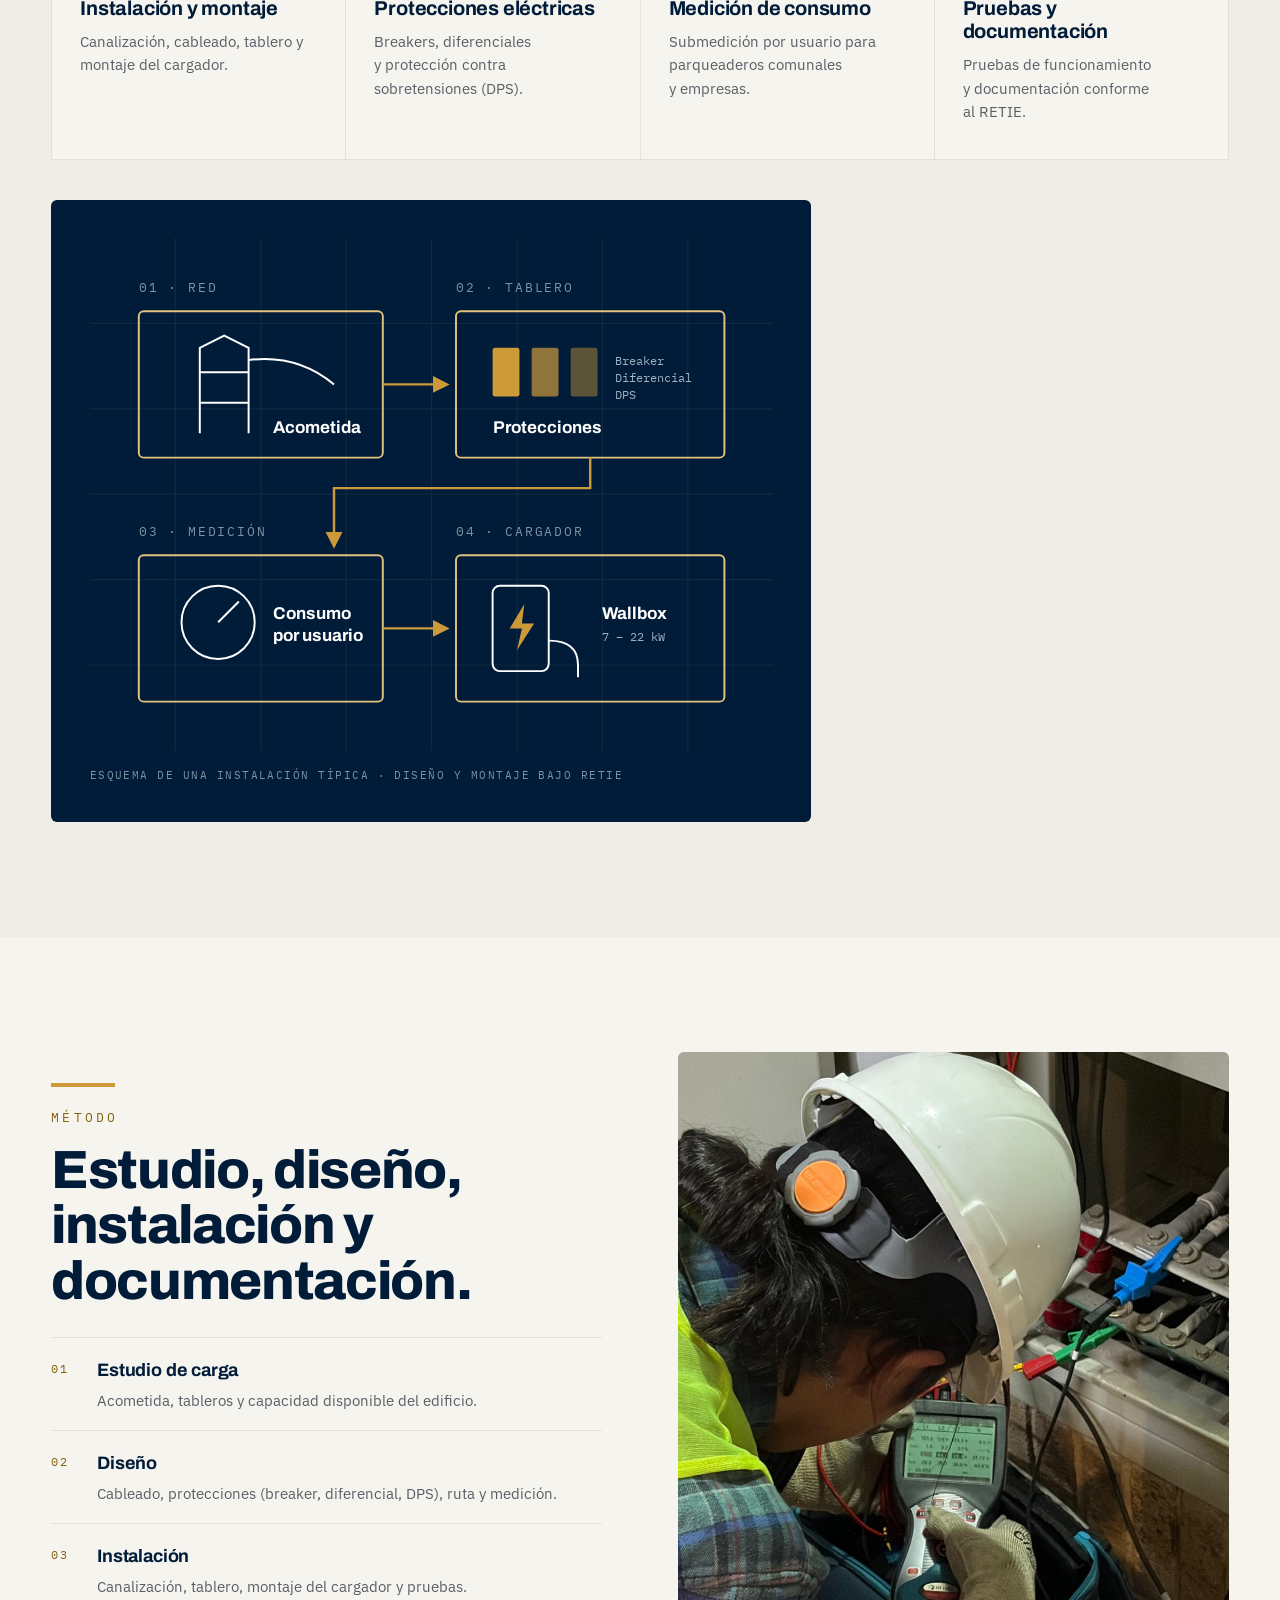
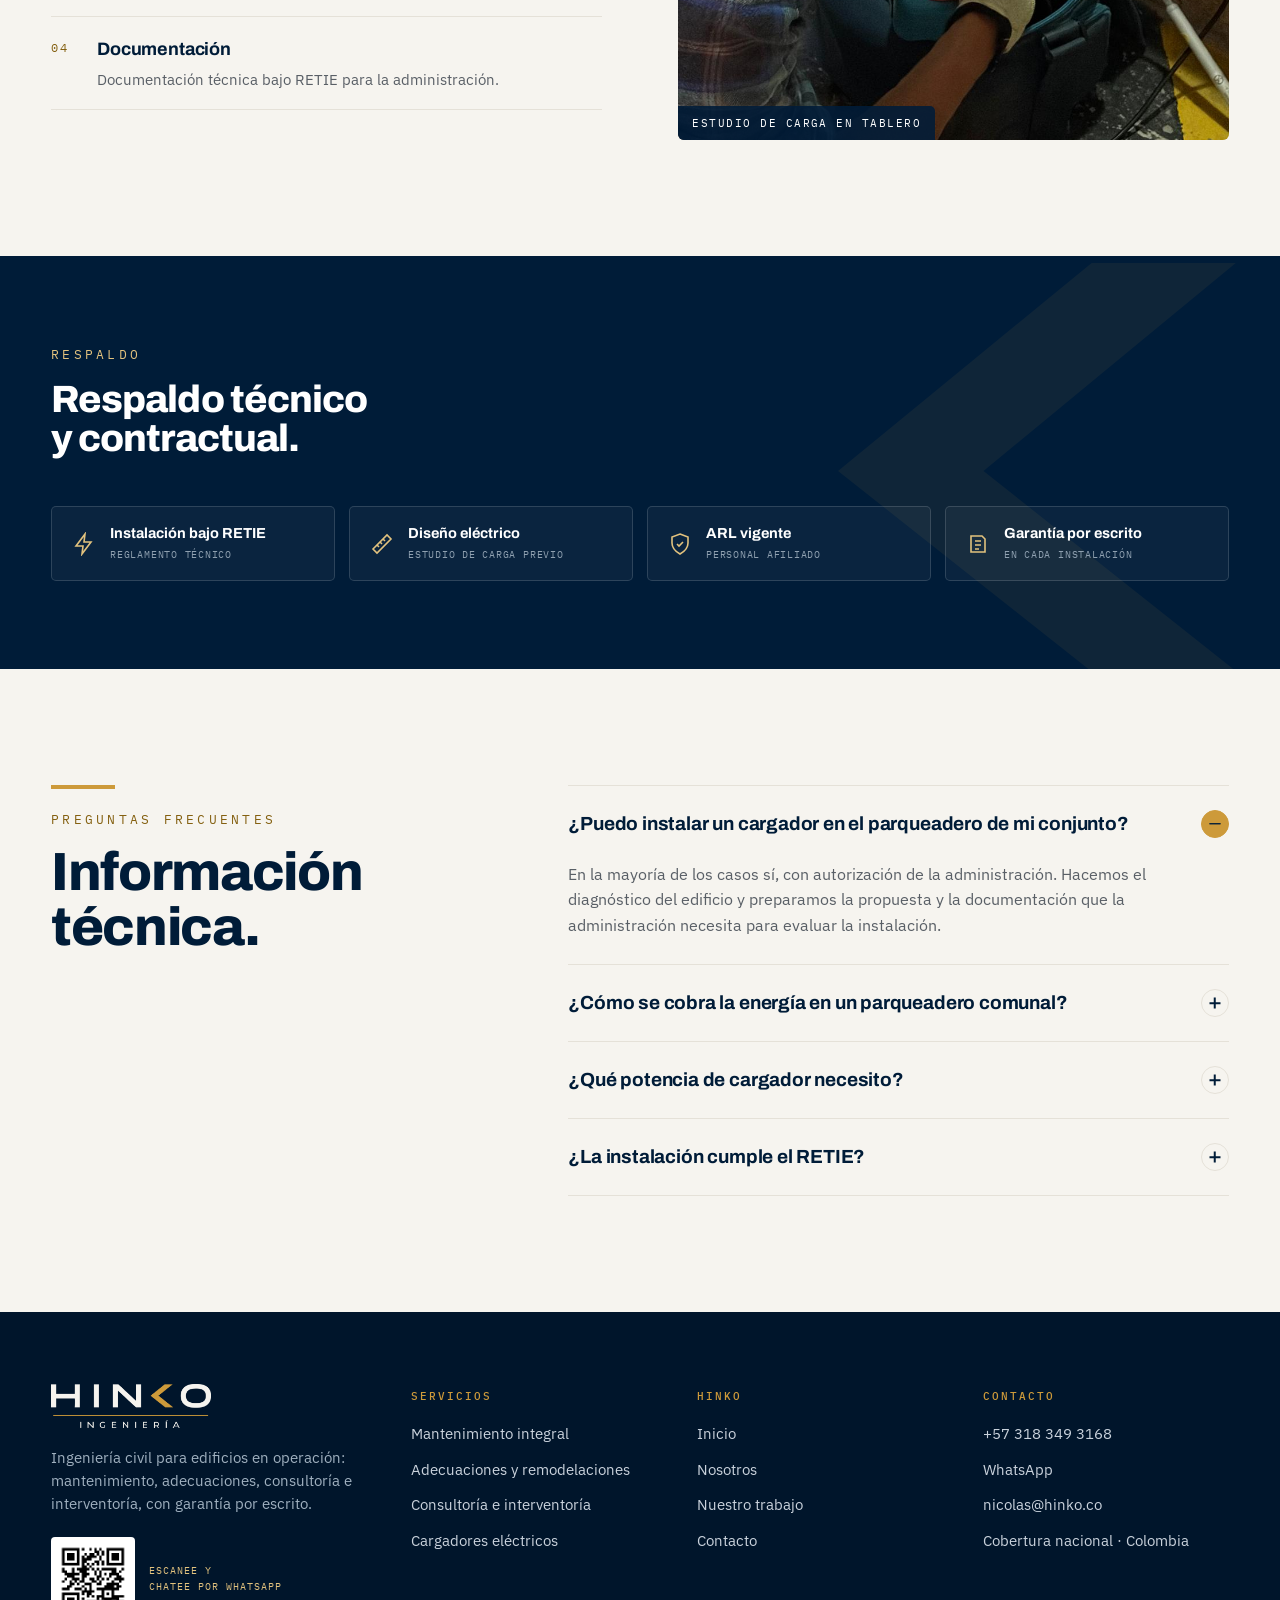
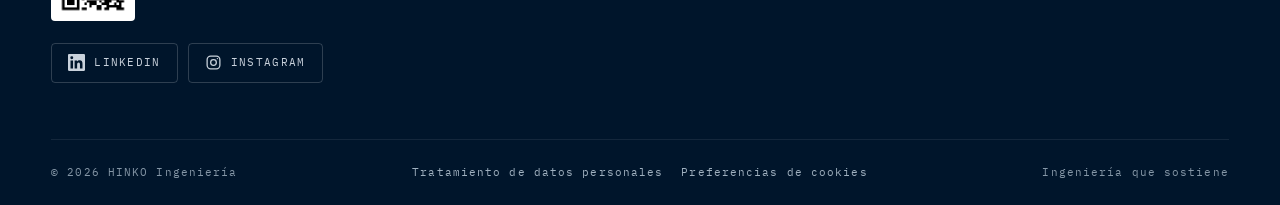
<file: cargadores-electricos.html>
<!DOCTYPE html>
<html lang="es-CO">
<head>
<!-- Consentimiento de cookies (Google Consent Mode v2): mientras el visitante no acepte, las etiquetas de Google no guardan cookies de medición ni de publicidad. La decisión la guarda site.js. -->
<script>window.dataLayer=window.dataLayer||[];function gtag(){dataLayer.push(arguments);}
(function(){var v='denied';try{var c=JSON.parse(localStorage.getItem('hk_cookies')||'null');if(c&&c.v==='aceptadas'&&Date.now()-c.t<31536e6)v='granted';}catch(e){}
gtag('consent','default',{analytics_storage:v,ad_storage:v,ad_user_data:v,ad_personalization:v,functionality_storage:'granted',security_storage:'granted',wait_for_update:500});
gtag('set','ads_data_redaction',true);})();</script>
<!-- Google Tag Manager -->
<script>(function(w,d,s,l,i){w[l]=w[l]||[];w[l].push({'gtm.start':
new Date().getTime(),event:'gtm.js'});var f=d.getElementsByTagName(s)[0],
j=d.createElement(s),dl=l!='dataLayer'?'&l='+l:'';j.async=true;j.src=
'https://www.googletagmanager.com/gtm.js?id='+i+dl;f.parentNode.insertBefore(j,f);
})(window,document,'script','dataLayer','GTM-K29SRNGT');</script>
<!-- End Google Tag Manager -->
<meta charset="UTF-8" />
<meta name="viewport" content="width=device-width, initial-scale=1" />
<title>Cargadores para vehículos eléctricos en edificios y conjuntos | HINKO Ingeniería</title>
<meta name="description" content="Diagnóstico de capacidad eléctrica y acompañamiento para instalar cargadores de vehículos eléctricos en conjuntos, edificios, empresas y casas. Estudio, diseño, montaje y documentación bajo RETIE." />
<link rel="canonical" href="https://hinko.co/cargadores-electricos" />
<meta property="og:type" content="website" />
<meta property="og:locale" content="es_CO" />
<meta property="og:site_name" content="HINKO Ingeniería" />
<meta property="og:title" content="Cargadores para vehículos eléctricos en edificios y conjuntos | HINKO Ingeniería" />
<meta property="og:description" content="Diagnóstico de capacidad eléctrica y acompañamiento para instalar cargadores de vehículos eléctricos en conjuntos, edificios, empresas y casas. Estudio, diseño, montaje y documentación bajo RETIE." />
<meta property="og:url" content="https://hinko.co/cargadores-electricos" />
<meta property="og:image" content="https://hinko.co/img/cargadores-medicion.jpg" />
<meta name="theme-color" content="#001C38" />
<link rel="icon" href="assets/favicon.png" />
<link rel="preconnect" href="https://fonts.googleapis.com" />
<link rel="preconnect" href="https://fonts.gstatic.com" crossorigin />
<link href="https://fonts.googleapis.com/css2?family=Archivo:wght@400;500;600;700;800;900&family=IBM+Plex+Mono:wght@400;500&family=IBM+Plex+Sans:wght@300;400;500;600&display=swap" rel="stylesheet" />
<link rel="stylesheet" href="brand.css" />
<link rel="stylesheet" href="site.css" />
<script type="application/ld+json">{"@context": "https://schema.org", "@type": "Service", "name": "Instalación de cargadores para vehículos eléctricos", "serviceType": "Cargadores eléctricos", "description": "Diagnóstico de capacidad eléctrica y acompañamiento para instalar cargadores de vehículos eléctricos en conjuntos, edificios, empresas y casas. Estudio, diseño, montaje y documentación bajo RETIE.", "url": "https://hinko.co/cargadores-electricos", "areaServed": {"@type": "Country", "name": "Colombia"}, "provider": {"@type": "Organization", "sameAs": ["https://www.linkedin.com/company/hinkoingenieria/", "https://www.instagram.com/hinkoingenieria/"], "name": "HINKO Ingeniería", "url": "https://hinko.co/", "logo": "https://hinko.co/assets/logo-primary.png", "telephone": "+57 318 349 3168"}}</script>
<script type="application/ld+json">{"@context": "https://schema.org", "@type": "BreadcrumbList", "itemListElement": [{"@type": "ListItem", "position": 1, "name": "Inicio", "item": "https://hinko.co/"}, {"@type": "ListItem", "position": 2, "name": "Cargadores eléctricos", "item": "https://hinko.co/cargadores-electricos"}]}</script>
<script type="application/ld+json">{"@context": "https://schema.org", "@type": "FAQPage", "mainEntity": [{"@type": "Question", "name": "¿Puedo instalar un cargador en el parqueadero de mi conjunto?", "acceptedAnswer": {"@type": "Answer", "text": "En la mayoría de los casos sí, con autorización de la administración. Hacemos el diagnóstico del edificio y preparamos la propuesta y la documentación que la administración necesita para evaluar la instalación."}}, {"@type": "Question", "name": "¿Cómo se cobra la energía en un parqueadero comunal?", "acceptedAnswer": {"@type": "Answer", "text": "Instalamos medición del consumo por usuario, de modo que la energía del cargador se registre por separado y no se cargue a las zonas comunes."}}, {"@type": "Question", "name": "¿Qué potencia de cargador necesito?", "acceptedAnswer": {"@type": "Answer", "text": "Depende de su vehículo, de la capacidad de su instalación y del tiempo que lo deja parqueado. En la visita técnica le recomendamos la opción adecuada."}}, {"@type": "Question", "name": "¿La instalación cumple el RETIE?", "acceptedAnswer": {"@type": "Answer", "text": "Sí. Diseñamos e instalamos conforme al Reglamento Técnico de Instalaciones Eléctricas (RETIE) y entregamos la documentación técnica de la instalación."}}]}</script>
</head>

<body data-svc="Cargadores eléctricos">
<!-- Google Tag Manager (noscript) -->
<noscript><iframe src="https://www.googletagmanager.com/ns.html?id=GTM-K29SRNGT"
height="0" width="0" style="display:none;visibility:hidden"></iframe></noscript>
<!-- End Google Tag Manager (noscript) -->
<header class="nav" id="nav"><div class="wrap row">
  <a class="logo" href="/" aria-label="HINKO Ingeniería — Inicio"><img src="assets/logo-knockout.png" alt="HINKO Ingeniería" /></a>
  <nav><ul>
    <li><a href="/">Inicio</a></li>
    <li class="dd on"><button class="ddb" aria-haspopup="true">Servicios <svg viewBox="0 0 10 10" fill="none" stroke="currentColor" stroke-width="1.6" aria-hidden="true"><path d="M1 3l4 4 4-4"/></svg></button><div class="ddm"><div class="in"><a href="/mantenimiento-integral"><span class="n">01</span><b>Mantenimiento integral</b><span>Preventivo y correctivo para edificios en operación</span></a><a href="/adecuaciones-remodelaciones"><span class="n">02</span><b>Adecuaciones y remodelaciones</b><span>Oficinas y locales, sin frenar la operación</span></a><a href="/consultoria-interventoria"><span class="n">03</span><b>Consultoría e interventoría</b><span>Conceptos técnicos y respaldo jurídico</span></a><a href="/cargadores-electricos"><span class="n">04</span><b>Cargadores eléctricos</b><span>Diagnóstico y acompañamiento en su edificio</span></a></div></div></li>
    <li><a href="/nosotros">Nosotros</a></li>
    <li><a href="/contacto">Contacto</a></li>
  </ul>
  <a class="tel" href="tel:+573183493168" data-ev="call"><svg viewBox="0 0 24 24" fill="none" stroke="currentColor" stroke-width="1.8" stroke-linecap="round" stroke-linejoin="round" aria-hidden="true"><path d="M22 16.9v3a2 2 0 0 1-2.2 2 19.8 19.8 0 0 1-8.6-3.1 19.5 19.5 0 0 1-6-6A19.8 19.8 0 0 1 2.1 4.2 2 2 0 0 1 4.1 2h3a2 2 0 0 1 2 1.7c.1.9.4 1.8.7 2.7a2 2 0 0 1-.5 2.1L8 9.8a16 16 0 0 0 6 6l1.3-1.3a2 2 0 0 1 2.1-.4c.9.3 1.8.6 2.7.7a2 2 0 0 1 1.7 2z"/></svg>+57 318 349 3168</a>
  <a class="btn" href="#agendar" data-ev="agendar_click">Agendar visita</a>
  <button class="menu-toggle" id="menuToggle" aria-label="Menú" aria-expanded="false"><span></span><span></span><span></span></button>
  </nav>
</div></header>
<div id="mobile-menu"><a class="lnk" href="/">Inicio</a><div class="mk">Servicios</div><a class="lnk sub" href="/mantenimiento-integral">Mantenimiento integral</a><a class="lnk sub" href="/adecuaciones-remodelaciones">Adecuaciones y remodelaciones</a><a class="lnk sub" href="/consultoria-interventoria">Consultoría e interventoría</a><a class="lnk sub" href="/cargadores-electricos">Cargadores eléctricos</a><div class="mk">HINKO</div><a class="lnk" href="/nosotros">Nosotros</a><a class="lnk" href="/contacto">Contacto</a><a class="btn" href="#agendar" data-ev="agendar_click">Agendar visita técnica <span class="ar">→</span></a></div>


<section class="hero" style="padding:0">
<img class="bg" src="img/cargadores-medicion.jpg" alt="" style="object-position:50% 40%" />
<div class="ov"></div><div class="grid"></div>
<svg class="chev-bg" viewBox="0 0 100 100" aria-hidden="true"><path d="M57.3 19.4 L78.5 19.4 L41.4 50 L80 80.6 L58.7 80.6 L20 50 Z" fill="#CD9A3A"/></svg>
<div class="wrap inner hero-cols">
<div>
<div class="crumb anim a1"><a href="/">Inicio</a><i>/</i><a href="/#servicios">Servicios</a><i>/</i><span>Cargadores eléctricos</span></div>
<div class="kick anim a1">Movilidad eléctrica · RETIE</div>
<h1 class="anim a2">Cargadores para vehículos eléctricos <em>en edificios.</em></h1>
<p class="sub anim a3">Estudio de capacidad eléctrica, diseño, instalación y documentación bajo RETIE para conjuntos, empresas y viviendas.</p>
<div class="cta anim a4"><a class="btn ghost" href="https://wa.me/573183493168?text=Hola%20HINKO%2C%20quisiera%20informaci%C3%B3n%20sobre%20cargadores%20el%C3%A9ctricos." target="_blank" rel="noopener" data-ev="whatsapp"><svg viewBox="0 0 24 24" fill="currentColor" aria-hidden="true"><path d="M.057 24l1.687-6.163a11.867 11.867 0 0 1-1.587-5.946C.16 5.335 5.495 0 12.05 0a11.82 11.82 0 0 1 8.413 3.488 11.82 11.82 0 0 1 3.48 8.414c-.003 6.557-5.338 11.892-11.893 11.892a11.9 11.9 0 0 1-5.688-1.448L.057 24zm6.597-3.807c1.676.995 3.276 1.591 5.392 1.592 5.448 0 9.886-4.434 9.889-9.885.002-5.462-4.415-9.89-9.881-9.892-5.452 0-9.887 4.434-9.889 9.884a9.86 9.86 0 0 0 1.515 5.26l-.999 3.648 3.973-1.045zm11.387-5.464c-.074-.124-.272-.198-.57-.347-.297-.149-1.758-.868-2.031-.967-.272-.099-.47-.149-.669.149-.198.297-.768.967-.941 1.165-.173.198-.347.223-.644.074-.297-.149-1.255-.462-2.39-1.475-.883-.788-1.48-1.761-1.653-2.059-.173-.297-.018-.458.13-.606.134-.133.297-.347.446-.521.151-.172.2-.296.3-.495.099-.198.05-.372-.025-.521-.075-.148-.669-1.611-.916-2.206-.242-.579-.487-.501-.669-.51l-.57-.01c-.198 0-.52.074-.792.372s-1.04 1.016-1.04 2.479 1.065 2.876 1.213 3.074c.149.198 2.095 3.2 5.076 4.487.709.306 1.263.489 1.694.626.712.226 1.36.194 1.872.118.571-.085 1.758-.719 2.006-1.413.248-.695.248-1.29.173-1.414z"/></svg>WhatsApp</a><a class="btn ghost" href="tel:+573183493168" data-ev="call"><svg viewBox="0 0 24 24" fill="none" stroke="currentColor" stroke-width="1.8" stroke-linecap="round" stroke-linejoin="round" aria-hidden="true"><path d="M22 16.9v3a2 2 0 0 1-2.2 2 19.8 19.8 0 0 1-8.6-3.1 19.5 19.5 0 0 1-6-6A19.8 19.8 0 0 1 2.1 4.2 2 2 0 0 1 4.1 2h3a2 2 0 0 1 2 1.7c.1.9.4 1.8.7 2.7a2 2 0 0 1-.5 2.1L8 9.8a16 16 0 0 0 6 6l1.3-1.3a2 2 0 0 1 2.1-.4c.9.3 1.8.6 2.7.7a2 2 0 0 1 1.7 2z"/></svg>+57 318 349 3168</a></div>
</div>
<div class="fcard anim a4" id="agendar"><h2 class="ft">Solicitar visita técnica</h2><p class="fs">Un ingeniero verifica la capacidad eléctrica disponible. La visita no tiene costo.</p>
<form class="hk-form" action="https://app.hinko.co/api/landing-prospecto" method="POST" novalidate>
  <input type="hidden" name="servicio" value="cargadores" />
  <div class="frow"><div class="ff"><label for="fn">Nombre *</label><input id="fn" name="nombre" required placeholder="Su nombre" autocomplete="name" /></div>
  <div class="ff"><label for="ft">Teléfono / WhatsApp *</label><input id="ft" name="telefono" type="tel" required placeholder="300 000 0000" autocomplete="tel" /></div></div>
  <div class="frow"><div class="ff"><label for="fe">Correo electrónico *</label><input id="fe" name="email" type="email" required placeholder="correo@empresa.com" autocomplete="email" /></div>
  <div class="ff"><label for="fo">Empresa / Conjunto *</label><input id="fo" name="empresa" required placeholder="Conjunto, empresa o &quot;Particular&quot;" autocomplete="organization" /></div></div>
  <div class="frow"><div class="ff"><label for="fp">Dónde se instala *</label><select id="fp" name="extra" data-extra="Dónde se instala" required><option value="" disabled selected>Seleccione…</option><option>Parqueadero de conjunto (PH)</option><option>Edificio de oficinas</option><option>Empresa o flota</option><option>Comercio u hotel</option><option>Casa</option><option>Otro</option></select></div>
  <div class="ff"><label for="fc">Ciudad *</label><input id="fc" name="ciudad" required placeholder="Bogotá, Medellín…" autocomplete="address-level2" /></div></div>
  
  
  <input type="text" name="_hp" value="" autocomplete="off" tabindex="-1" aria-hidden="true" style="position:absolute;left:-9999px;width:1px;height:1px;opacity:0;" />
  <label class="fchk"><input type="checkbox" name="autoriza_datos" value="si" required /><span>Autorizo a HINKO Ingeniería a tratar mis datos personales para responder esta solicitud y contactarme, según su <a href="/tratamiento-de-datos" target="_blank" rel="noopener">política de tratamiento de datos</a>. Puedo consultarlos, corregirlos o pedir su eliminación en cualquier momento. *</span></label>
  <label class="fchk"><input type="checkbox" name="autoriza_comercial" value="si" /><span>Quiero recibir información comercial, novedades y boletines de HINKO Ingeniería por correo o WhatsApp. Puedo cancelarlos cuando quiera. (Opcional)</span></label>
  <p class="err">Revise los campos marcados con * o escríbanos por WhatsApp.</p>
  <button type="submit" class="btn">Solicitar visita técnica <span class="ar">→</span></button>
  
</form>
<div class="fok"><svg viewBox="0 0 64 64" fill="none" aria-hidden="true"><circle cx="32" cy="32" r="31" stroke="#CD9A3A" stroke-width="2"/><path d="M20 32l9 9 15-15" stroke="#CD9A3A" stroke-width="2.5" stroke-linecap="round" stroke-linejoin="round"/></svg><h3>Solicitud recibida</h3><p>Un ingeniero de HINKO le contactará para coordinar la visita técnica.</p><a class="btn" href="https://wa.me/573183493168?text=Hola%20HINKO%2C%20quisiera%20informaci%C3%B3n%20sobre%20cargadores%20el%C3%A9ctricos." target="_blank" rel="noopener" data-ev="whatsapp"><svg viewBox="0 0 24 24" fill="currentColor" aria-hidden="true"><path d="M.057 24l1.687-6.163a11.867 11.867 0 0 1-1.587-5.946C.16 5.335 5.495 0 12.05 0a11.82 11.82 0 0 1 8.413 3.488 11.82 11.82 0 0 1 3.48 8.414c-.003 6.557-5.338 11.892-11.893 11.892a11.9 11.9 0 0 1-5.688-1.448L.057 24zm6.597-3.807c1.676.995 3.276 1.591 5.392 1.592 5.448 0 9.886-4.434 9.889-9.885.002-5.462-4.415-9.89-9.881-9.892-5.452 0-9.887 4.434-9.889 9.884a9.86 9.86 0 0 0 1.515 5.26l-.999 3.648 3.973-1.045zm11.387-5.464c-.074-.124-.272-.198-.57-.347-.297-.149-1.758-.868-2.031-.967-.272-.099-.47-.149-.669.149-.198.297-.768.967-.941 1.165-.173.198-.347.223-.644.074-.297-.149-1.255-.462-2.39-1.475-.883-.788-1.48-1.761-1.653-2.059-.173-.297-.018-.458.13-.606.134-.133.297-.347.446-.521.151-.172.2-.296.3-.495.099-.198.05-.372-.025-.521-.075-.148-.669-1.611-.916-2.206-.242-.579-.487-.501-.669-.51l-.57-.01c-.198 0-.52.074-.792.372s-1.04 1.016-1.04 2.479 1.065 2.876 1.213 3.074c.149.198 2.095 3.2 5.076 4.487.709.306 1.263.489 1.694.626.712.226 1.36.194 1.872.118.571-.085 1.758-.719 2.006-1.413.248-.695.248-1.29.173-1.414z"/></svg>Escribir por WhatsApp</a></div>
</div>
</div>
<div class="facts anim a5"><div class="wrap row"><div><div class="l">Normativa</div><div class="v">RETIE</div></div><div><div class="l">Estudio</div><div class="v">Capacidad de acometida</div></div><div><div class="l">Medición</div><div class="v">Consumo por usuario</div></div><div><div class="l">Cobertura</div><div class="v">Todo el país</div></div></div></div>
</section>


<section class="alt" id="alcance">
<div class="wrap">
<div class="shead reveal"><div><div class="rule"></div><div class="kicker">Alcance</div><h2 class="sec">De la acometida al cargador.</h2></div><div class="idx">8 frentes</div></div>
<div class="cgrid"><div class="cc reveal"><div class="n">01</div><h3>Diagnóstico de capacidad</h3><p>Revisamos acometida, tableros y capacidad disponible del edificio.</p></div><div class="cc reveal d1"><div class="n">02</div><h3>Diseño eléctrico</h3><p>Dimensionamiento de cableado, protecciones y ruta de la instalación.</p></div><div class="cc reveal d2"><div class="n">03</div><h3>Acompañamiento a la administración</h3><p>Propuesta y documentación técnica para el consejo o la asamblea.</p></div><div class="cc reveal d3"><div class="n">04</div><h3>Suministro del cargador</h3><p>Le asesoramos en la elección del equipo según su vehículo y uso.</p></div><div class="cc reveal"><div class="n">05</div><h3>Instalación y montaje</h3><p>Canalización, cableado, tablero y montaje del cargador.</p></div><div class="cc reveal d1"><div class="n">06</div><h3>Protecciones eléctricas</h3><p>Breakers, diferenciales y protección contra sobretensiones (DPS).</p></div><div class="cc reveal d2"><div class="n">07</div><h3>Medición de consumo</h3><p>Submedición por usuario para parqueaderos comunales y empresas.</p></div><div class="cc reveal d3"><div class="n">08</div><h3>Pruebas y documentación</h3><p>Pruebas de funcionamiento y documentación conforme al RETIE.</p></div></div>

<div class="reveal" style="margin-top:40px;max-width:760px"><div class="diagram">
  <svg viewBox="0 0 560 420" role="img" aria-label="Esquema de instalación de un cargador: red eléctrica, tablero con protecciones, medición, cargador">
    <defs><marker id="ar" viewBox="0 0 10 10" refX="8" refY="5" markerWidth="7" markerHeight="7" orient="auto"><path d="M0 0L10 5L0 10z" fill="#CD9A3A"/></marker></defs>
    <g stroke="rgba(246,244,239,.06)"><path d="M0 70H560M0 140H560M0 210H560M0 280H560M0 350H560M70 0V420M140 0V420M210 0V420M280 0V420M350 0V420M420 0V420M490 0V420"/></g>
    <g font-family="IBM Plex Mono, monospace" font-size="11" letter-spacing="1.5" fill="#7E92A4"><text x="40" y="44">01 · RED</text><text x="300" y="44">02 · TABLERO</text><text x="40" y="244">03 · MEDICIÓN</text><text x="300" y="244">04 · CARGADOR</text></g>
    <g fill="none" stroke="#E2C27E" stroke-width="1.6"><rect x="40" y="60" width="200" height="120" rx="4"/><rect x="300" y="60" width="220" height="120" rx="4"/><rect x="40" y="260" width="200" height="120" rx="4"/><rect x="300" y="260" width="220" height="120" rx="4"/></g>
    <g stroke="#fff" stroke-width="1.6" fill="none"><path d="M90 160V90L110 80L130 90V160M90 110H130M90 135H130"/><path d="M130 100Q170 95 200 120"/></g>
    <text x="150" y="160" font-family="Archivo, sans-serif" font-weight="700" font-size="14" fill="#fff">Acometida</text>
    <g fill="#CD9A3A"><rect x="330" y="90" width="22" height="40" rx="2"/><rect x="362" y="90" width="22" height="40" rx="2" opacity=".7"/><rect x="394" y="90" width="22" height="40" rx="2" opacity=".45"/></g>
    <text x="330" y="160" font-family="Archivo, sans-serif" font-weight="700" font-size="14" fill="#fff">Protecciones</text>
    <g font-family="IBM Plex Mono, monospace" font-size="10" fill="#9FB0BF"><text x="430" y="104">Breaker</text><text x="430" y="118">Diferencial</text><text x="430" y="132">DPS</text></g>
    <g fill="none" stroke="#fff" stroke-width="1.6"><circle cx="105" cy="315" r="30"/><path d="M105 315L122 298"/></g>
    <text x="150" y="312" font-family="Archivo, sans-serif" font-weight="700" font-size="14" fill="#fff">Consumo</text><text x="150" y="330" font-family="Archivo, sans-serif" font-weight="700" font-size="14" fill="#fff">por usuario</text>
    <g fill="none" stroke="#fff" stroke-width="1.6"><rect x="330" y="285" width="46" height="70" rx="6"/><path d="M376 330Q400 330 400 350V360"/></g>
    <path d="M356 300L344 320H354L350 338L364 316H354Z" fill="#CD9A3A"/>
    <text x="420" y="312" font-family="Archivo, sans-serif" font-weight="700" font-size="14" fill="#fff">Wallbox</text><text x="420" y="330" font-family="IBM Plex Mono, monospace" font-size="10" fill="#9FB0BF">7 – 22 kW</text>
    <g stroke="#CD9A3A" stroke-width="2" fill="none" marker-end="url(#ar)"><path d="M240 120H292"/><path d="M410 180V205H200V252"/><path d="M240 320H292"/></g>
  </svg>
  <div class="cap">Esquema de una instalación típica · Diseño y montaje bajo RETIE</div>
</div></div>
</div>
</section>


<section id="metodo">
<div class="wrap two" style="align-items:center">
<div class="reveal"><div class="rule"></div><div class="kicker">Método</div><h2 class="sec">Estudio, diseño, instalación y documentación.</h2><ul class="dl"><li><div class="k">01</div><div><b>Estudio de carga</b><span>Acometida, tableros y capacidad disponible del edificio.</span></div></li><li><div class="k">02</div><div><b>Diseño</b><span>Cableado, protecciones (breaker, diferencial, DPS), ruta y medición.</span></div></li><li><div class="k">03</div><div><b>Instalación</b><span>Canalización, tablero, montaje del cargador y pruebas.</span></div></li><li><div class="k">04</div><div><b>Documentación</b><span>Documentación técnica bajo RETIE para la administración.</span></div></li></ul></div>
<div class="reveal d1"><div class="media"><img src="img/cargadores-medicion.jpg" alt="Ingeniero de HINKO midiendo la carga en el tablero con analizador de red" style="object-position:50% 45%" loading="lazy" /><span class="st">Estudio de carga en tablero</span></div></div>
</div>
</section>


<section class="why" id="respaldo" style="padding-block:clamp(56px,7vw,88px)">
<svg class="glow" viewBox="0 0 100 100" aria-hidden="true"><path d="M57.3 19.4 L78.5 19.4 L41.4 50 L80 80.6 L58.7 80.6 L20 50 Z" fill="#CD9A3A"/></svg>
<div class="wrap">
<div class="reveal"><div class="kicker">Respaldo</div><h2 class="sec" style="font-size:clamp(26px,3vw,38px)">Respaldo técnico y contractual.</h2></div>
<div class="seals"><div class="seal reveal"><svg viewBox="0 0 24 24" fill="none" stroke="currentColor" stroke-width="1.6" aria-hidden="true"><path d="M13 2L4 14h7l-1 8 9-12h-7l1-8z"/></svg><div><b>Instalación bajo RETIE</b><span>Reglamento técnico</span></div></div><div class="seal reveal d1"><svg viewBox="0 0 24 24" fill="none" stroke="currentColor" stroke-width="1.6" aria-hidden="true"><path d="M3 17L17 3l4 4L7 21z"/><path d="M7 13l2 2M10 10l2 2M13 7l2 2"/></svg><div><b>Diseño eléctrico</b><span>Estudio de carga previo</span></div></div><div class="seal reveal d2"><svg viewBox="0 0 24 24" fill="none" stroke="currentColor" stroke-width="1.6" aria-hidden="true"><path d="M12 2l8 3v6c0 5-3.5 8.5-8 11-4.5-2.5-8-6-8-11V5l8-3z"/><path d="M9 12l2 2 4-4"/></svg><div><b>ARL vigente</b><span>Personal afiliado</span></div></div><div class="seal reveal d3"><svg viewBox="0 0 24 24" fill="none" stroke="currentColor" stroke-width="1.6" aria-hidden="true"><path d="M5 4h11l3 3v13H5z"/><path d="M9 9h6M9 13h6M9 17h4"/></svg><div><b>Garantía por escrito</b><span>En cada instalación</span></div></div></div>
</div>
</section>


<section id="faq">
<div class="wrap faqw">
<div class="reveal"><div class="rule"></div><div class="kicker">Preguntas frecuentes</div><h2 class="sec">Información técnica.</h2></div>
<div class="faq reveal d1"><details open><summary>¿Puedo instalar un cargador en el parqueadero de mi conjunto?<i></i></summary><p>En la mayoría de los casos sí, con autorización de la administración. Hacemos el diagnóstico del edificio y preparamos la propuesta y la documentación que la administración necesita para evaluar la instalación.</p></details><details><summary>¿Cómo se cobra la energía en un parqueadero comunal?<i></i></summary><p>Instalamos medición del consumo por usuario, de modo que la energía del cargador se registre por separado y no se cargue a las zonas comunes.</p></details><details><summary>¿Qué potencia de cargador necesito?<i></i></summary><p>Depende de su vehículo, de la capacidad de su instalación y del tiempo que lo deja parqueado. En la visita técnica le recomendamos la opción adecuada.</p></details><details><summary>¿La instalación cumple el RETIE?<i></i></summary><p>Sí. Diseñamos e instalamos conforme al Reglamento Técnico de Instalaciones Eléctricas (RETIE) y entregamos la documentación técnica de la instalación.</p></details></div>
</div>
</section>

<footer class="foot"><div class="wrap"><div class="top">
  <div><img src="assets/logo-knockout.png" alt="HINKO Ingeniería" /><p>Ingeniería civil para edificios en operación: mantenimiento, adecuaciones, consultoría e interventoría, con garantía por escrito.</p>
    <div class="qr-mini"><img src="img/qr-whatsapp.png" alt="Código QR para escribir a HINKO por WhatsApp" /><span>Escanee y<br />chatee por WhatsApp</span></div>
    <div class="social"><a href="https://www.linkedin.com/company/hinkoingenieria/" target="_blank" rel="noopener noreferrer" data-ev="linkedin" aria-label="HINKO Ingeniería en LinkedIn"><svg viewBox="0 0 24 24" fill="currentColor" aria-hidden="true"><path d="M20.45 20.45h-3.56v-5.57c0-1.33-.03-3.04-1.85-3.04-1.86 0-2.14 1.45-2.14 2.94v5.67H9.35V9h3.41v1.56h.05c.48-.9 1.64-1.85 3.37-1.85 3.6 0 4.27 2.37 4.27 5.46v6.28zM5.34 7.43a2.06 2.06 0 1 1 0-4.13 2.06 2.06 0 0 1 0 4.13zM7.12 20.45H3.56V9h3.56v11.45zM22.22 0H1.77C.79 0 0 .77 0 1.73v20.54C0 23.23.79 24 1.77 24h20.45c.98 0 1.78-.77 1.78-1.73V1.73C24 .77 23.2 0 22.22 0z"/></svg><span>LinkedIn</span></a><a href="https://www.instagram.com/hinkoingenieria/" target="_blank" rel="noopener noreferrer" data-ev="instagram" aria-label="HINKO Ingeniería en Instagram"><svg viewBox="0 0 24 24" fill="none" stroke="currentColor" stroke-width="1.8" stroke-linecap="round" stroke-linejoin="round" aria-hidden="true"><rect x="3" y="3" width="18" height="18" rx="5"/><circle cx="12" cy="12" r="4"/><circle cx="17.5" cy="6.5" r="1" fill="currentColor" stroke="none"/></svg><span>Instagram</span></a></div></div>
  <div><h4>Servicios</h4><ul><li><a href="/mantenimiento-integral">Mantenimiento integral</a></li><li><a href="/adecuaciones-remodelaciones">Adecuaciones y remodelaciones</a></li><li><a href="/consultoria-interventoria">Consultoría e interventoría</a></li><li><a href="/cargadores-electricos">Cargadores eléctricos</a></li></ul></div>
  <div><h4>HINKO</h4><ul><li><a href="/">Inicio</a></li><li><a href="/nosotros">Nosotros</a></li><li><a href="/#trabajo">Nuestro trabajo</a></li><li><a href="/contacto">Contacto</a></li></ul></div>
  <div><h4>Contacto</h4><ul><li><a href="tel:+573183493168" data-ev="call">+57 318 349 3168</a></li><li><a href="https://wa.me/573183493168?text=Hola%20HINKO%2C%20quisiera%20informaci%C3%B3n%20sobre%20cargadores%20el%C3%A9ctricos." target="_blank" rel="noopener" data-ev="whatsapp">WhatsApp</a></li><li><a href="mailto:nicolas@hinko.co">nicolas@hinko.co</a></li><li><a href="/contacto">Cobertura nacional · Colombia</a></li></ul></div>
</div>
<div class="bottom"><span>© 2026 HINKO Ingeniería</span><span class="legal"><a href="/tratamiento-de-datos">Tratamiento de datos personales</a><button type="button" class="ck-open">Preferencias de cookies</button></span><span>Ingeniería que sostiene</span></div></div></footer>
<a class="wa-float" href="https://wa.me/573183493168?text=Hola%20HINKO%2C%20quisiera%20informaci%C3%B3n%20sobre%20cargadores%20el%C3%A9ctricos." target="_blank" rel="noopener" data-ev="whatsapp" aria-label="Escríbanos por WhatsApp"><svg viewBox="0 0 24 24" fill="currentColor" aria-hidden="true"><path d="M.057 24l1.687-6.163a11.867 11.867 0 0 1-1.587-5.946C.16 5.335 5.495 0 12.05 0a11.82 11.82 0 0 1 8.413 3.488 11.82 11.82 0 0 1 3.48 8.414c-.003 6.557-5.338 11.892-11.893 11.892a11.9 11.9 0 0 1-5.688-1.448L.057 24zm6.597-3.807c1.676.995 3.276 1.591 5.392 1.592 5.448 0 9.886-4.434 9.889-9.885.002-5.462-4.415-9.89-9.881-9.892-5.452 0-9.887 4.434-9.889 9.884a9.86 9.86 0 0 0 1.515 5.26l-.999 3.648 3.973-1.045zm11.387-5.464c-.074-.124-.272-.198-.57-.347-.297-.149-1.758-.868-2.031-.967-.272-.099-.47-.149-.669.149-.198.297-.768.967-.941 1.165-.173.198-.347.223-.644.074-.297-.149-1.255-.462-2.39-1.475-.883-.788-1.48-1.761-1.653-2.059-.173-.297-.018-.458.13-.606.134-.133.297-.347.446-.521.151-.172.2-.296.3-.495.099-.198.05-.372-.025-.521-.075-.148-.669-1.611-.916-2.206-.242-.579-.487-.501-.669-.51l-.57-.01c-.198 0-.52.074-.792.372s-1.04 1.016-1.04 2.479 1.065 2.876 1.213 3.074c.149.198 2.095 3.2 5.076 4.487.709.306 1.263.489 1.694.626.712.226 1.36.194 1.872.118.571-.085 1.758-.719 2.006-1.413.248-.695.248-1.29.173-1.414z"/></svg><span>Escríbanos por WhatsApp</span></a>
<div class="abar"><a href="tel:+573183493168" data-ev="call"><svg viewBox="0 0 24 24" fill="none" stroke="currentColor" stroke-width="1.8" stroke-linecap="round" stroke-linejoin="round" aria-hidden="true"><path d="M22 16.9v3a2 2 0 0 1-2.2 2 19.8 19.8 0 0 1-8.6-3.1 19.5 19.5 0 0 1-6-6A19.8 19.8 0 0 1 2.1 4.2 2 2 0 0 1 4.1 2h3a2 2 0 0 1 2 1.7c.1.9.4 1.8.7 2.7a2 2 0 0 1-.5 2.1L8 9.8a16 16 0 0 0 6 6l1.3-1.3a2 2 0 0 1 2.1-.4c.9.3 1.8.6 2.7.7a2 2 0 0 1 1.7 2z"/></svg>Llamar</a><a href="https://wa.me/573183493168?text=Hola%20HINKO%2C%20quisiera%20informaci%C3%B3n%20sobre%20cargadores%20el%C3%A9ctricos." target="_blank" rel="noopener" data-ev="whatsapp"><svg viewBox="0 0 24 24" fill="currentColor" aria-hidden="true"><path d="M.057 24l1.687-6.163a11.867 11.867 0 0 1-1.587-5.946C.16 5.335 5.495 0 12.05 0a11.82 11.82 0 0 1 8.413 3.488 11.82 11.82 0 0 1 3.48 8.414c-.003 6.557-5.338 11.892-11.893 11.892a11.9 11.9 0 0 1-5.688-1.448L.057 24zm6.597-3.807c1.676.995 3.276 1.591 5.392 1.592 5.448 0 9.886-4.434 9.889-9.885.002-5.462-4.415-9.89-9.881-9.892-5.452 0-9.887 4.434-9.889 9.884a9.86 9.86 0 0 0 1.515 5.26l-.999 3.648 3.973-1.045zm11.387-5.464c-.074-.124-.272-.198-.57-.347-.297-.149-1.758-.868-2.031-.967-.272-.099-.47-.149-.669.149-.198.297-.768.967-.941 1.165-.173.198-.347.223-.644.074-.297-.149-1.255-.462-2.39-1.475-.883-.788-1.48-1.761-1.653-2.059-.173-.297-.018-.458.13-.606.134-.133.297-.347.446-.521.151-.172.2-.296.3-.495.099-.198.05-.372-.025-.521-.075-.148-.669-1.611-.916-2.206-.242-.579-.487-.501-.669-.51l-.57-.01c-.198 0-.52.074-.792.372s-1.04 1.016-1.04 2.479 1.065 2.876 1.213 3.074c.149.198 2.095 3.2 5.076 4.487.709.306 1.263.489 1.694.626.712.226 1.36.194 1.872.118.571-.085 1.758-.719 2.006-1.413.248-.695.248-1.29.173-1.414z"/></svg>WhatsApp</a><a href="#agendar" data-ev="agendar_click"><svg viewBox="0 0 24 24" fill="none" stroke="currentColor" stroke-width="1.8" stroke-linecap="round" aria-hidden="true"><rect x="3" y="5" width="18" height="16" rx="2"/><path d="M3 10h18M8 3v4M16 3v4"/></svg>Agendar visita</a></div>
<script src="site.js" defer></script>
</body>
</html>
</file>
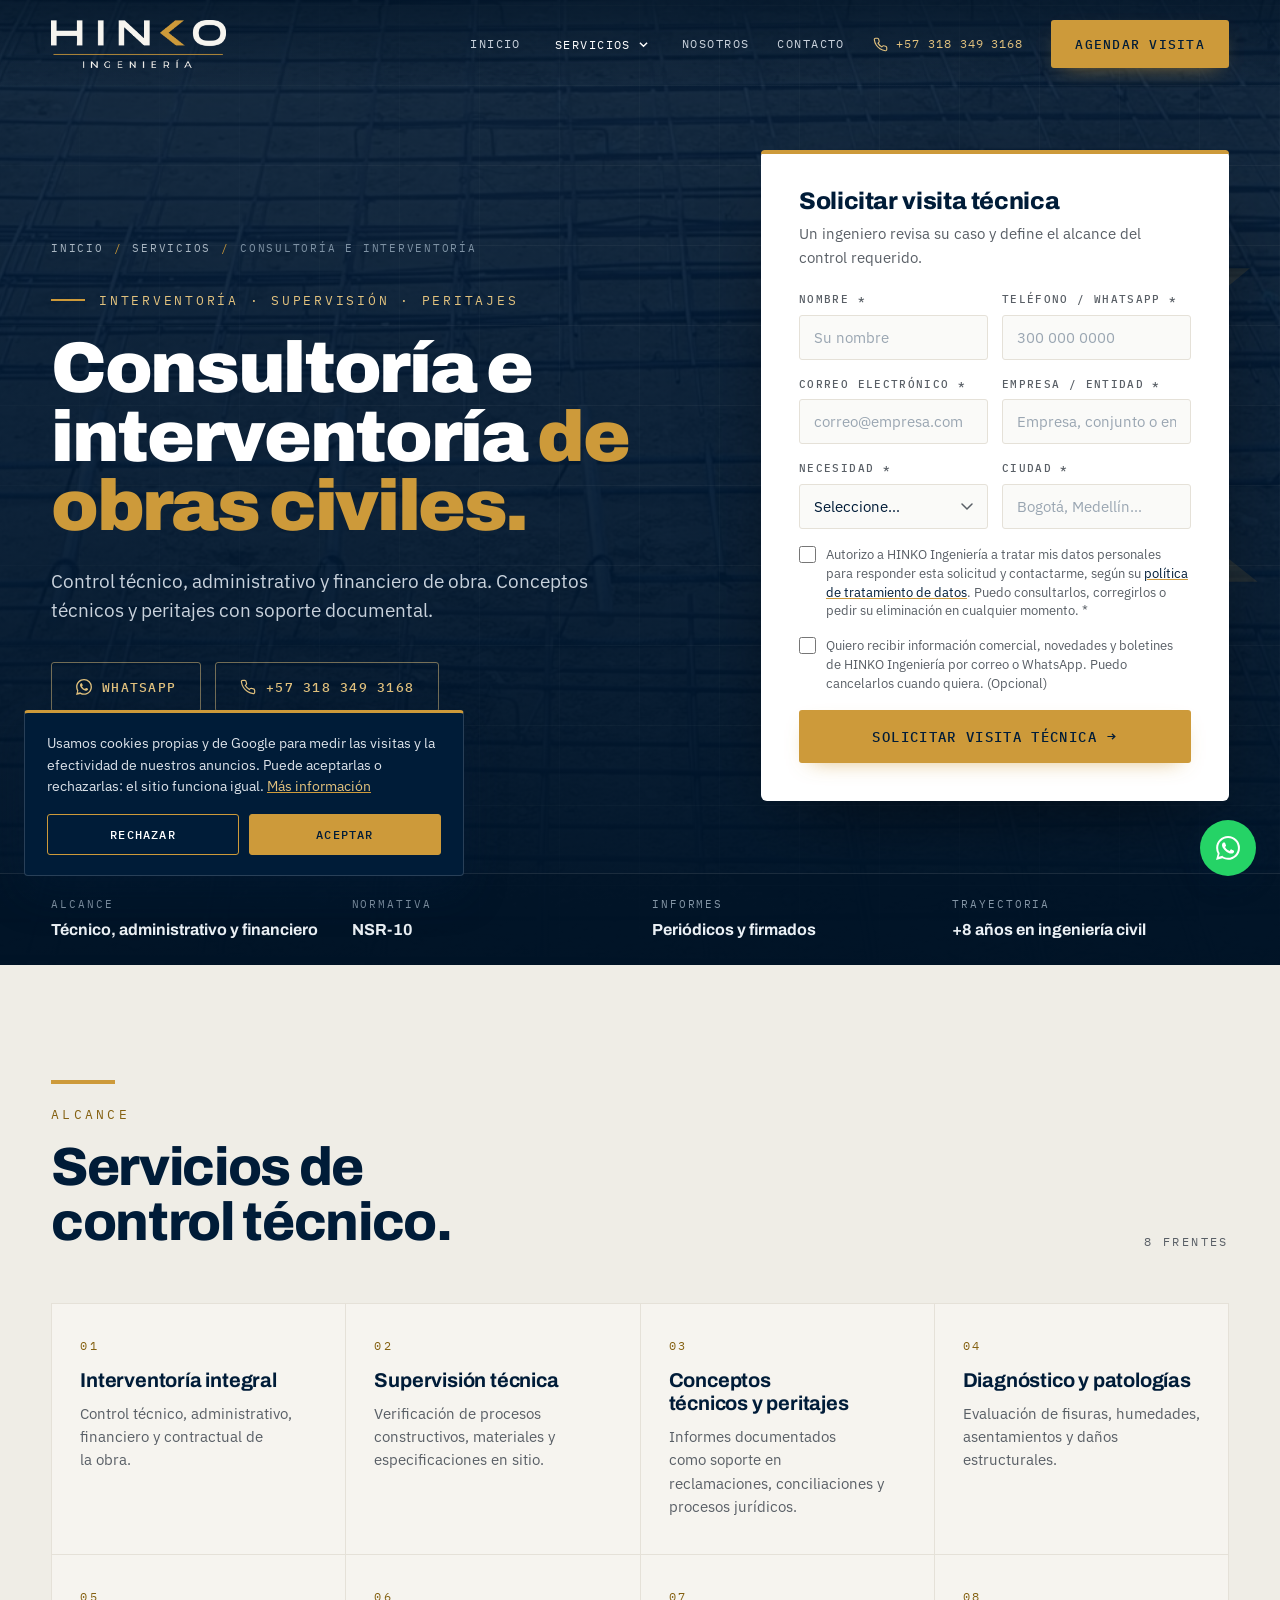
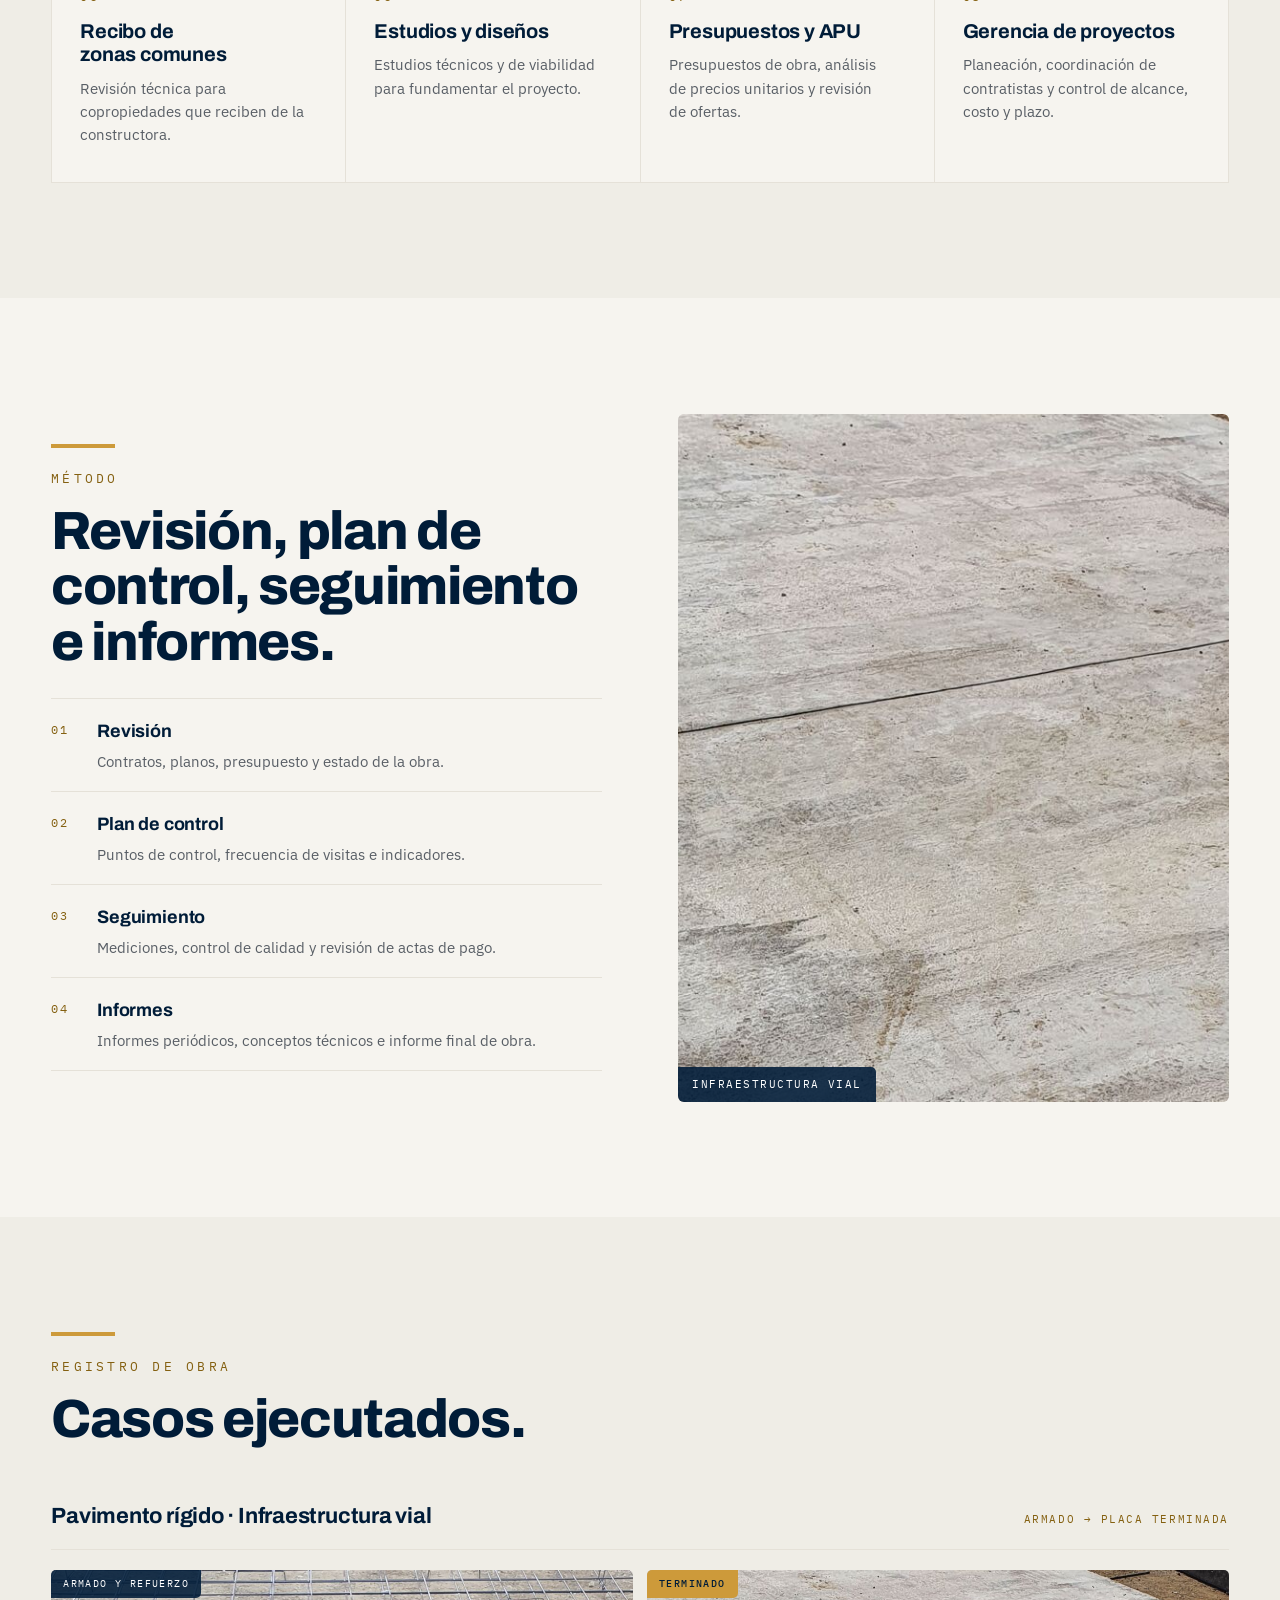
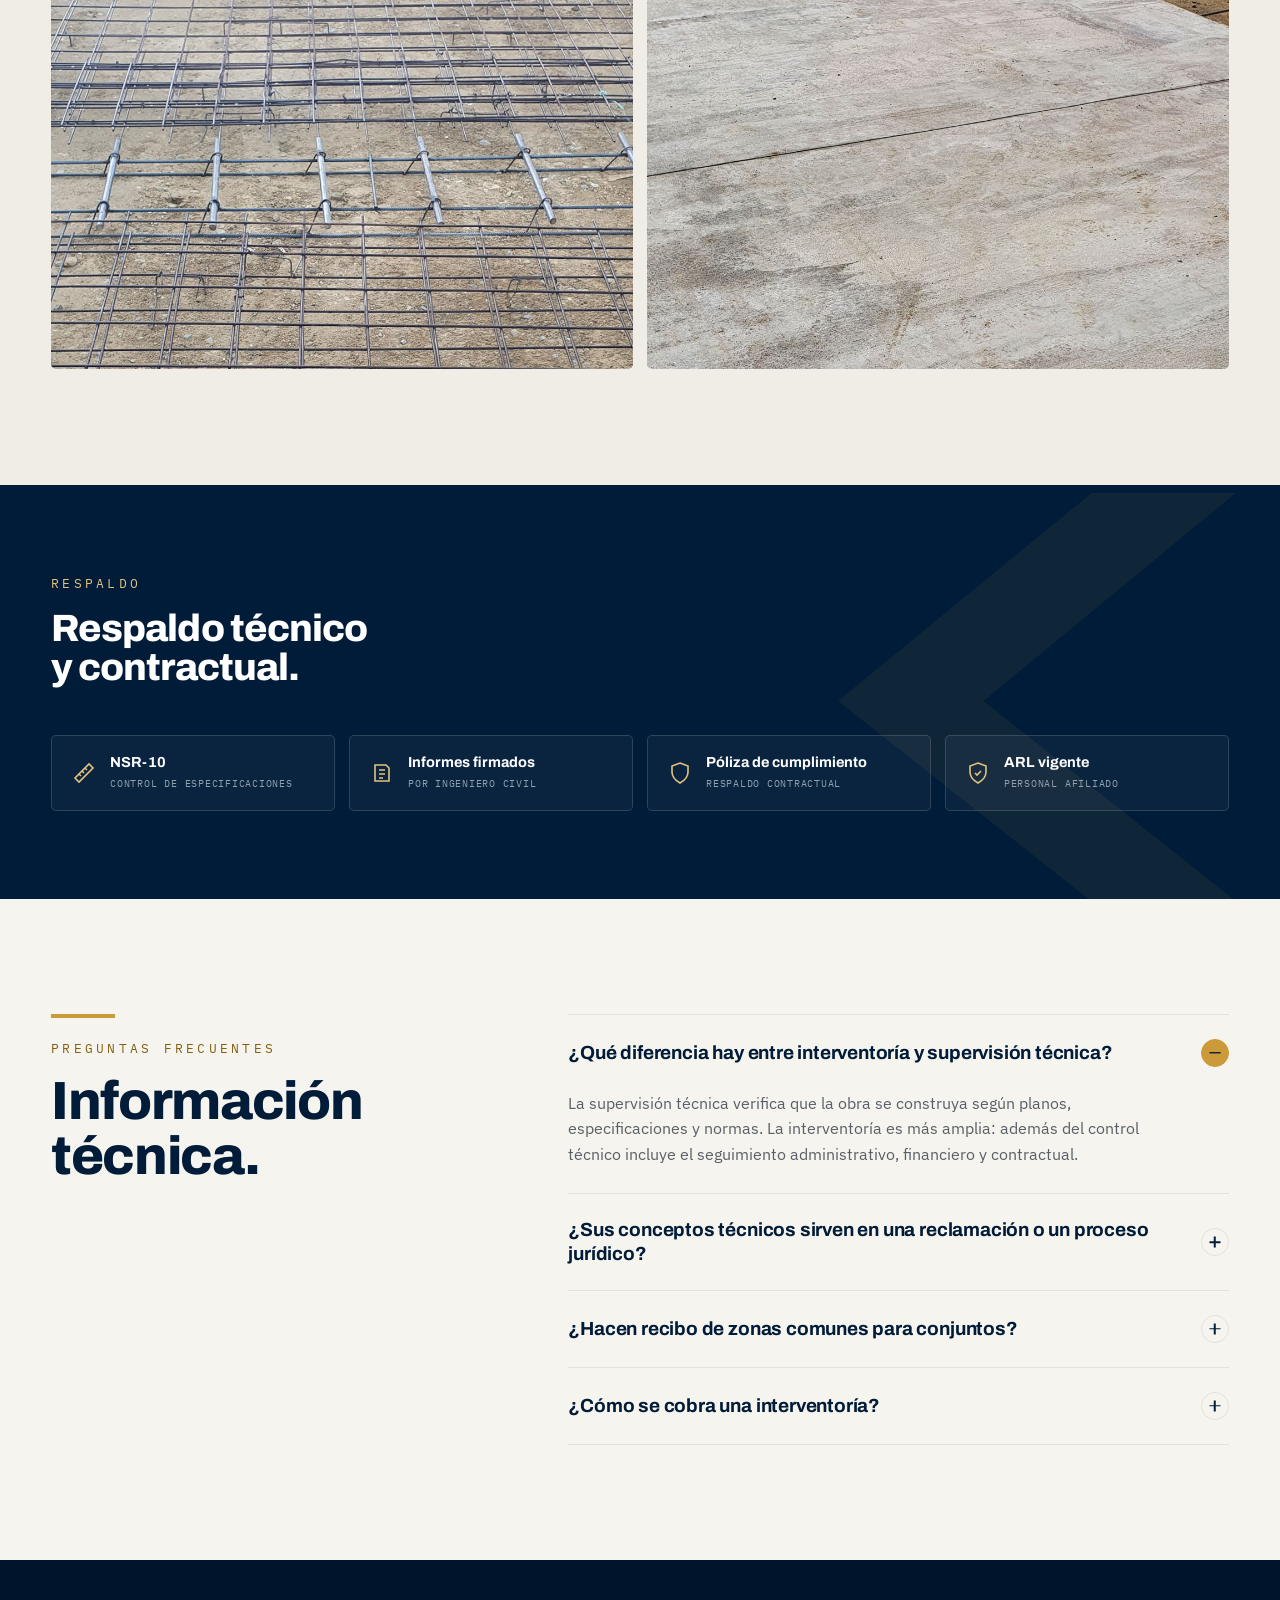
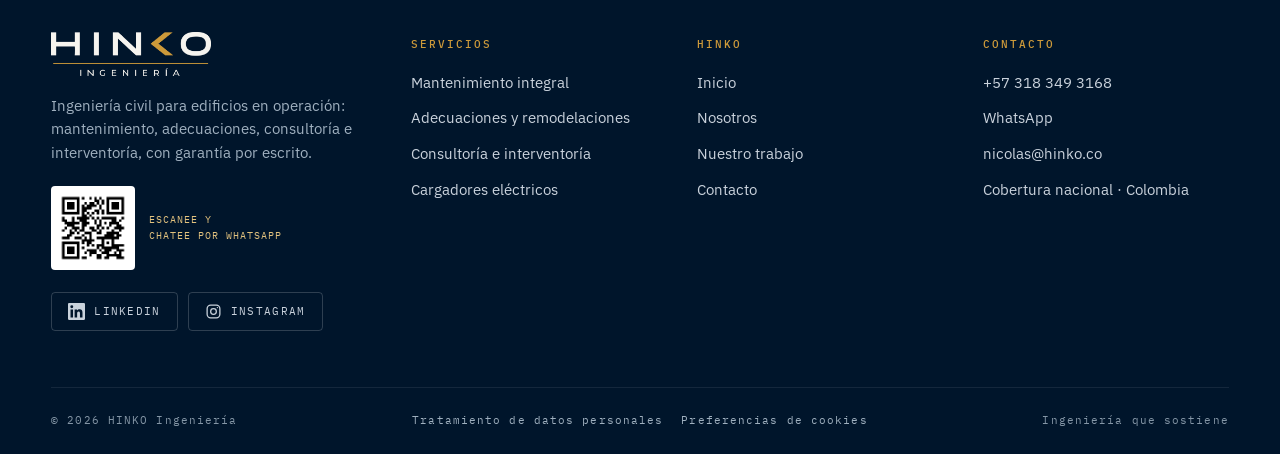
<file: consultoria-interventoria.html>
<!DOCTYPE html>
<html lang="es-CO">
<head>
<!-- Consentimiento de cookies (Google Consent Mode v2): mientras el visitante no acepte, las etiquetas de Google no guardan cookies de medición ni de publicidad. La decisión la guarda site.js. -->
<script>window.dataLayer=window.dataLayer||[];function gtag(){dataLayer.push(arguments);}
(function(){var v='denied';try{var c=JSON.parse(localStorage.getItem('hk_cookies')||'null');if(c&&c.v==='aceptadas'&&Date.now()-c.t<31536e6)v='granted';}catch(e){}
gtag('consent','default',{analytics_storage:v,ad_storage:v,ad_user_data:v,ad_personalization:v,functionality_storage:'granted',security_storage:'granted',wait_for_update:500});
gtag('set','ads_data_redaction',true);})();</script>
<!-- Google Tag Manager -->
<script>(function(w,d,s,l,i){w[l]=w[l]||[];w[l].push({'gtm.start':
new Date().getTime(),event:'gtm.js'});var f=d.getElementsByTagName(s)[0],
j=d.createElement(s),dl=l!='dataLayer'?'&l='+l:'';j.async=true;j.src=
'https://www.googletagmanager.com/gtm.js?id='+i+dl;f.parentNode.insertBefore(j,f);
})(window,document,'script','dataLayer','GTM-K29SRNGT');</script>
<!-- End Google Tag Manager -->
<meta charset="UTF-8" />
<meta name="viewport" content="width=device-width, initial-scale=1" />
<title>Consultoría e interventoría de obras civiles | HINKO Ingeniería</title>
<meta name="description" content="Interventoría y supervisión técnica de obras, diagnósticos, peritajes y conceptos técnicos como soporte en reclamaciones. Control de calidad, costo y plazo con ingenieros civiles." />
<link rel="canonical" href="https://hinko.co/consultoria-interventoria" />
<meta property="og:type" content="website" />
<meta property="og:locale" content="es_CO" />
<meta property="og:site_name" content="HINKO Ingeniería" />
<meta property="og:title" content="Consultoría e interventoría de obras civiles | HINKO Ingeniería" />
<meta property="og:description" content="Interventoría y supervisión técnica de obras, diagnósticos, peritajes y conceptos técnicos como soporte en reclamaciones. Control de calidad, costo y plazo con ingenieros civiles." />
<meta property="og:url" content="https://hinko.co/consultoria-interventoria" />
<meta property="og:image" content="https://hinko.co/img/vial-armado-web.jpg" />
<meta name="theme-color" content="#001C38" />
<link rel="icon" href="assets/favicon.png" />
<link rel="preconnect" href="https://fonts.googleapis.com" />
<link rel="preconnect" href="https://fonts.gstatic.com" crossorigin />
<link href="https://fonts.googleapis.com/css2?family=Archivo:wght@400;500;600;700;800;900&family=IBM+Plex+Mono:wght@400;500&family=IBM+Plex+Sans:wght@300;400;500;600&display=swap" rel="stylesheet" />
<link rel="stylesheet" href="brand.css" />
<link rel="stylesheet" href="site.css" />
<script type="application/ld+json">{"@context": "https://schema.org", "@type": "Service", "name": "Consultoría e interventoría de obras civiles", "serviceType": "Consultoría e interventoría", "description": "Interventoría y supervisión técnica de obras, diagnósticos, peritajes y conceptos técnicos como soporte en reclamaciones. Control de calidad, costo y plazo con ingenieros civiles.", "url": "https://hinko.co/consultoria-interventoria", "areaServed": {"@type": "Country", "name": "Colombia"}, "provider": {"@type": "Organization", "sameAs": ["https://www.linkedin.com/company/hinkoingenieria/", "https://www.instagram.com/hinkoingenieria/"], "name": "HINKO Ingeniería", "url": "https://hinko.co/", "logo": "https://hinko.co/assets/logo-primary.png", "telephone": "+57 318 349 3168"}}</script>
<script type="application/ld+json">{"@context": "https://schema.org", "@type": "BreadcrumbList", "itemListElement": [{"@type": "ListItem", "position": 1, "name": "Inicio", "item": "https://hinko.co/"}, {"@type": "ListItem", "position": 2, "name": "Consultoría e interventoría", "item": "https://hinko.co/consultoria-interventoria"}]}</script>
<script type="application/ld+json">{"@context": "https://schema.org", "@type": "FAQPage", "mainEntity": [{"@type": "Question", "name": "¿Qué diferencia hay entre interventoría y supervisión técnica?", "acceptedAnswer": {"@type": "Answer", "text": "La supervisión técnica verifica que la obra se construya según planos, especificaciones y normas. La interventoría es más amplia: además del control técnico incluye el seguimiento administrativo, financiero y contractual."}}, {"@type": "Question", "name": "¿Sus conceptos técnicos sirven en una reclamación o un proceso jurídico?", "acceptedAnswer": {"@type": "Answer", "text": "Elaboramos conceptos e informes técnicos documentados que pueden usarse como soporte en reclamaciones ante constructoras o aseguradoras y en procesos jurídicos. La estrategia legal la define su abogado."}}, {"@type": "Question", "name": "¿Hacen recibo de zonas comunes para conjuntos?", "acceptedAnswer": {"@type": "Answer", "text": "Sí. Inspeccionamos técnicamente las zonas comunes y elaboramos un informe con hallazgos y pendientes para que la copropiedad los gestione con la constructora."}}, {"@type": "Question", "name": "¿Cómo se cobra una interventoría?", "acceptedAnswer": {"@type": "Answer", "text": "Depende del tipo de obra, su valor, duración y frecuencia de control requerida. Después de conocer el proyecto le enviamos una propuesta con el alcance y los honorarios."}}]}</script>
</head>

<body data-svc="Consultoría e interventoría">
<!-- Google Tag Manager (noscript) -->
<noscript><iframe src="https://www.googletagmanager.com/ns.html?id=GTM-K29SRNGT"
height="0" width="0" style="display:none;visibility:hidden"></iframe></noscript>
<!-- End Google Tag Manager (noscript) -->
<header class="nav" id="nav"><div class="wrap row">
  <a class="logo" href="/" aria-label="HINKO Ingeniería — Inicio"><img src="assets/logo-knockout.png" alt="HINKO Ingeniería" /></a>
  <nav><ul>
    <li><a href="/">Inicio</a></li>
    <li class="dd on"><button class="ddb" aria-haspopup="true">Servicios <svg viewBox="0 0 10 10" fill="none" stroke="currentColor" stroke-width="1.6" aria-hidden="true"><path d="M1 3l4 4 4-4"/></svg></button><div class="ddm"><div class="in"><a href="/mantenimiento-integral"><span class="n">01</span><b>Mantenimiento integral</b><span>Preventivo y correctivo para edificios en operación</span></a><a href="/adecuaciones-remodelaciones"><span class="n">02</span><b>Adecuaciones y remodelaciones</b><span>Oficinas y locales, sin frenar la operación</span></a><a href="/consultoria-interventoria"><span class="n">03</span><b>Consultoría e interventoría</b><span>Conceptos técnicos y respaldo jurídico</span></a><a href="/cargadores-electricos"><span class="n">04</span><b>Cargadores eléctricos</b><span>Diagnóstico y acompañamiento en su edificio</span></a></div></div></li>
    <li><a href="/nosotros">Nosotros</a></li>
    <li><a href="/contacto">Contacto</a></li>
  </ul>
  <a class="tel" href="tel:+573183493168" data-ev="call"><svg viewBox="0 0 24 24" fill="none" stroke="currentColor" stroke-width="1.8" stroke-linecap="round" stroke-linejoin="round" aria-hidden="true"><path d="M22 16.9v3a2 2 0 0 1-2.2 2 19.8 19.8 0 0 1-8.6-3.1 19.5 19.5 0 0 1-6-6A19.8 19.8 0 0 1 2.1 4.2 2 2 0 0 1 4.1 2h3a2 2 0 0 1 2 1.7c.1.9.4 1.8.7 2.7a2 2 0 0 1-.5 2.1L8 9.8a16 16 0 0 0 6 6l1.3-1.3a2 2 0 0 1 2.1-.4c.9.3 1.8.6 2.7.7a2 2 0 0 1 1.7 2z"/></svg>+57 318 349 3168</a>
  <a class="btn" href="#agendar" data-ev="agendar_click">Agendar visita</a>
  <button class="menu-toggle" id="menuToggle" aria-label="Menú" aria-expanded="false"><span></span><span></span><span></span></button>
  </nav>
</div></header>
<div id="mobile-menu"><a class="lnk" href="/">Inicio</a><div class="mk">Servicios</div><a class="lnk sub" href="/mantenimiento-integral">Mantenimiento integral</a><a class="lnk sub" href="/adecuaciones-remodelaciones">Adecuaciones y remodelaciones</a><a class="lnk sub" href="/consultoria-interventoria">Consultoría e interventoría</a><a class="lnk sub" href="/cargadores-electricos">Cargadores eléctricos</a><div class="mk">HINKO</div><a class="lnk" href="/nosotros">Nosotros</a><a class="lnk" href="/contacto">Contacto</a><a class="btn" href="#agendar" data-ev="agendar_click">Agendar visita técnica <span class="ar">→</span></a></div>


<section class="hero" style="padding:0">
<img class="bg" src="img/vial-armado-web.jpg" alt="" style="object-position:50% 50%" />
<div class="ov"></div><div class="grid"></div>
<svg class="chev-bg" viewBox="0 0 100 100" aria-hidden="true"><path d="M57.3 19.4 L78.5 19.4 L41.4 50 L80 80.6 L58.7 80.6 L20 50 Z" fill="#CD9A3A"/></svg>
<div class="wrap inner hero-cols">
<div>
<div class="crumb anim a1"><a href="/">Inicio</a><i>/</i><a href="/#servicios">Servicios</a><i>/</i><span>Consultoría e interventoría</span></div>
<div class="kick anim a1">Interventoría · Supervisión · Peritajes</div>
<h1 class="anim a2">Consultoría e interventoría <em>de obras civiles.</em></h1>
<p class="sub anim a3">Control técnico, administrativo y financiero de obra. Conceptos técnicos y peritajes con soporte documental.</p>
<div class="cta anim a4"><a class="btn ghost" href="https://wa.me/573183493168?text=Hola%20HINKO%2C%20quisiera%20informaci%C3%B3n%20sobre%20consultor%C3%ADa%20e%20interventor%C3%ADa." target="_blank" rel="noopener" data-ev="whatsapp"><svg viewBox="0 0 24 24" fill="currentColor" aria-hidden="true"><path d="M.057 24l1.687-6.163a11.867 11.867 0 0 1-1.587-5.946C.16 5.335 5.495 0 12.05 0a11.82 11.82 0 0 1 8.413 3.488 11.82 11.82 0 0 1 3.48 8.414c-.003 6.557-5.338 11.892-11.893 11.892a11.9 11.9 0 0 1-5.688-1.448L.057 24zm6.597-3.807c1.676.995 3.276 1.591 5.392 1.592 5.448 0 9.886-4.434 9.889-9.885.002-5.462-4.415-9.89-9.881-9.892-5.452 0-9.887 4.434-9.889 9.884a9.86 9.86 0 0 0 1.515 5.26l-.999 3.648 3.973-1.045zm11.387-5.464c-.074-.124-.272-.198-.57-.347-.297-.149-1.758-.868-2.031-.967-.272-.099-.47-.149-.669.149-.198.297-.768.967-.941 1.165-.173.198-.347.223-.644.074-.297-.149-1.255-.462-2.39-1.475-.883-.788-1.48-1.761-1.653-2.059-.173-.297-.018-.458.13-.606.134-.133.297-.347.446-.521.151-.172.2-.296.3-.495.099-.198.05-.372-.025-.521-.075-.148-.669-1.611-.916-2.206-.242-.579-.487-.501-.669-.51l-.57-.01c-.198 0-.52.074-.792.372s-1.04 1.016-1.04 2.479 1.065 2.876 1.213 3.074c.149.198 2.095 3.2 5.076 4.487.709.306 1.263.489 1.694.626.712.226 1.36.194 1.872.118.571-.085 1.758-.719 2.006-1.413.248-.695.248-1.29.173-1.414z"/></svg>WhatsApp</a><a class="btn ghost" href="tel:+573183493168" data-ev="call"><svg viewBox="0 0 24 24" fill="none" stroke="currentColor" stroke-width="1.8" stroke-linecap="round" stroke-linejoin="round" aria-hidden="true"><path d="M22 16.9v3a2 2 0 0 1-2.2 2 19.8 19.8 0 0 1-8.6-3.1 19.5 19.5 0 0 1-6-6A19.8 19.8 0 0 1 2.1 4.2 2 2 0 0 1 4.1 2h3a2 2 0 0 1 2 1.7c.1.9.4 1.8.7 2.7a2 2 0 0 1-.5 2.1L8 9.8a16 16 0 0 0 6 6l1.3-1.3a2 2 0 0 1 2.1-.4c.9.3 1.8.6 2.7.7a2 2 0 0 1 1.7 2z"/></svg>+57 318 349 3168</a></div>
</div>
<div class="fcard anim a4" id="agendar"><h2 class="ft">Solicitar visita técnica</h2><p class="fs">Un ingeniero revisa su caso y define el alcance del control requerido.</p>
<form class="hk-form" action="https://app.hinko.co/api/landing-prospecto" method="POST" novalidate>
  <input type="hidden" name="servicio" value="consultoria" />
  <div class="frow"><div class="ff"><label for="fn">Nombre *</label><input id="fn" name="nombre" required placeholder="Su nombre" autocomplete="name" /></div>
  <div class="ff"><label for="ft">Teléfono / WhatsApp *</label><input id="ft" name="telefono" type="tel" required placeholder="300 000 0000" autocomplete="tel" /></div></div>
  <div class="frow"><div class="ff"><label for="fe">Correo electrónico *</label><input id="fe" name="email" type="email" required placeholder="correo@empresa.com" autocomplete="email" /></div>
  <div class="ff"><label for="fo">Empresa / Entidad *</label><input id="fo" name="empresa" required placeholder="Empresa, conjunto o entidad" autocomplete="organization" /></div></div>
  <div class="frow"><div class="ff"><label for="fp">Necesidad *</label><select id="fp" name="extra" data-extra="Necesidad" required><option value="" disabled selected>Seleccione…</option><option>Interventoría de obra</option><option>Supervisión técnica</option><option>Concepto técnico o peritaje</option><option>Recibo de zonas comunes</option><option>Diagnóstico de daños</option><option>Presupuestos y APU</option><option>Otro</option></select></div>
  <div class="ff"><label for="fc">Ciudad *</label><input id="fc" name="ciudad" required placeholder="Bogotá, Medellín…" autocomplete="address-level2" /></div></div>
  
  
  <input type="text" name="_hp" value="" autocomplete="off" tabindex="-1" aria-hidden="true" style="position:absolute;left:-9999px;width:1px;height:1px;opacity:0;" />
  <label class="fchk"><input type="checkbox" name="autoriza_datos" value="si" required /><span>Autorizo a HINKO Ingeniería a tratar mis datos personales para responder esta solicitud y contactarme, según su <a href="/tratamiento-de-datos" target="_blank" rel="noopener">política de tratamiento de datos</a>. Puedo consultarlos, corregirlos o pedir su eliminación en cualquier momento. *</span></label>
  <label class="fchk"><input type="checkbox" name="autoriza_comercial" value="si" /><span>Quiero recibir información comercial, novedades y boletines de HINKO Ingeniería por correo o WhatsApp. Puedo cancelarlos cuando quiera. (Opcional)</span></label>
  <p class="err">Revise los campos marcados con * o escríbanos por WhatsApp.</p>
  <button type="submit" class="btn">Solicitar visita técnica <span class="ar">→</span></button>
  
</form>
<div class="fok"><svg viewBox="0 0 64 64" fill="none" aria-hidden="true"><circle cx="32" cy="32" r="31" stroke="#CD9A3A" stroke-width="2"/><path d="M20 32l9 9 15-15" stroke="#CD9A3A" stroke-width="2.5" stroke-linecap="round" stroke-linejoin="round"/></svg><h3>Solicitud recibida</h3><p>Un ingeniero de HINKO le contactará para coordinar la visita técnica.</p><a class="btn" href="https://wa.me/573183493168?text=Hola%20HINKO%2C%20quisiera%20informaci%C3%B3n%20sobre%20consultor%C3%ADa%20e%20interventor%C3%ADa." target="_blank" rel="noopener" data-ev="whatsapp"><svg viewBox="0 0 24 24" fill="currentColor" aria-hidden="true"><path d="M.057 24l1.687-6.163a11.867 11.867 0 0 1-1.587-5.946C.16 5.335 5.495 0 12.05 0a11.82 11.82 0 0 1 8.413 3.488 11.82 11.82 0 0 1 3.48 8.414c-.003 6.557-5.338 11.892-11.893 11.892a11.9 11.9 0 0 1-5.688-1.448L.057 24zm6.597-3.807c1.676.995 3.276 1.591 5.392 1.592 5.448 0 9.886-4.434 9.889-9.885.002-5.462-4.415-9.89-9.881-9.892-5.452 0-9.887 4.434-9.889 9.884a9.86 9.86 0 0 0 1.515 5.26l-.999 3.648 3.973-1.045zm11.387-5.464c-.074-.124-.272-.198-.57-.347-.297-.149-1.758-.868-2.031-.967-.272-.099-.47-.149-.669.149-.198.297-.768.967-.941 1.165-.173.198-.347.223-.644.074-.297-.149-1.255-.462-2.39-1.475-.883-.788-1.48-1.761-1.653-2.059-.173-.297-.018-.458.13-.606.134-.133.297-.347.446-.521.151-.172.2-.296.3-.495.099-.198.05-.372-.025-.521-.075-.148-.669-1.611-.916-2.206-.242-.579-.487-.501-.669-.51l-.57-.01c-.198 0-.52.074-.792.372s-1.04 1.016-1.04 2.479 1.065 2.876 1.213 3.074c.149.198 2.095 3.2 5.076 4.487.709.306 1.263.489 1.694.626.712.226 1.36.194 1.872.118.571-.085 1.758-.719 2.006-1.413.248-.695.248-1.29.173-1.414z"/></svg>Escribir por WhatsApp</a></div>
</div>
</div>
<div class="facts anim a5"><div class="wrap row"><div><div class="l">Alcance</div><div class="v">Técnico, administrativo y financiero</div></div><div><div class="l">Normativa</div><div class="v">NSR-10</div></div><div><div class="l">Informes</div><div class="v">Periódicos y firmados</div></div><div><div class="l">Trayectoria</div><div class="v">+8 años en ingeniería civil</div></div></div></div>
</section>


<section class="alt" id="alcance">
<div class="wrap">
<div class="shead reveal"><div><div class="rule"></div><div class="kicker">Alcance</div><h2 class="sec">Servicios de control técnico.</h2></div><div class="idx">8 frentes</div></div>
<div class="cgrid"><div class="cc reveal"><div class="n">01</div><h3>Interventoría integral</h3><p>Control técnico, administrativo, financiero y contractual de la obra.</p></div><div class="cc reveal d1"><div class="n">02</div><h3>Supervisión técnica</h3><p>Verificación de procesos constructivos, materiales y especificaciones en sitio.</p></div><div class="cc reveal d2"><div class="n">03</div><h3>Conceptos técnicos y peritajes</h3><p>Informes documentados como soporte en reclamaciones, conciliaciones y procesos jurídicos.</p></div><div class="cc reveal d3"><div class="n">04</div><h3>Diagnóstico y patologías</h3><p>Evaluación de fisuras, humedades, asentamientos y daños estructurales.</p></div><div class="cc reveal"><div class="n">05</div><h3>Recibo de zonas comunes</h3><p>Revisión técnica para copropiedades que reciben de la constructora.</p></div><div class="cc reveal d1"><div class="n">06</div><h3>Estudios y diseños</h3><p>Estudios técnicos y de viabilidad para fundamentar el proyecto.</p></div><div class="cc reveal d2"><div class="n">07</div><h3>Presupuestos y APU</h3><p>Presupuestos de obra, análisis de precios unitarios y revisión de ofertas.</p></div><div class="cc reveal d3"><div class="n">08</div><h3>Gerencia de proyectos</h3><p>Planeación, coordinación de contratistas y control de alcance, costo y plazo.</p></div></div>


</div>
</section>


<section id="metodo">
<div class="wrap two" style="align-items:center">
<div class="reveal"><div class="rule"></div><div class="kicker">Método</div><h2 class="sec">Revisión, plan de control, seguimiento e informes.</h2><ul class="dl"><li><div class="k">01</div><div><b>Revisión</b><span>Contratos, planos, presupuesto y estado de la obra.</span></div></li><li><div class="k">02</div><div><b>Plan de control</b><span>Puntos de control, frecuencia de visitas e indicadores.</span></div></li><li><div class="k">03</div><div><b>Seguimiento</b><span>Mediciones, control de calidad y revisión de actas de pago.</span></div></li><li><div class="k">04</div><div><b>Informes</b><span>Informes periódicos, conceptos técnicos e informe final de obra.</span></div></li></ul></div>
<div class="reveal d1"><div class="media"><img src="img/vial-placa-web.jpg" alt="Placa de pavimento rígido terminada" loading="lazy" /><span class="st">Infraestructura vial</span></div></div>
</div>
</section>


<section class="alt" id="trabajo">
<div class="wrap">
<div class="shead reveal"><div><div class="rule"></div><div class="kicker">Registro de obra</div><h2 class="sec">Casos ejecutados.</h2></div></div>
<div class="reveal"><div class="xhead"><div class="xt">Pavimento rígido · Infraestructura vial</div><div class="xs">Armado → Placa terminada</div></div><div class="xrow c2"><div class="xcell"><span class="st">Armado y refuerzo</span><img src="img/vial-armado-web.jpg" alt="Armado de acero y dovelas para pavimento rígido" style="object-position:50% 50%" loading="lazy" /></div><div class="xcell"><span class="st done">Terminado</span><img src="img/vial-placa-web.jpg" alt="Placa de pavimento rígido terminada" style="object-position:50% 50%" loading="lazy" /></div></div></div>
</div>
</section>


<section class="why" id="respaldo" style="padding-block:clamp(56px,7vw,88px)">
<svg class="glow" viewBox="0 0 100 100" aria-hidden="true"><path d="M57.3 19.4 L78.5 19.4 L41.4 50 L80 80.6 L58.7 80.6 L20 50 Z" fill="#CD9A3A"/></svg>
<div class="wrap">
<div class="reveal"><div class="kicker">Respaldo</div><h2 class="sec" style="font-size:clamp(26px,3vw,38px)">Respaldo técnico y contractual.</h2></div>
<div class="seals"><div class="seal reveal"><svg viewBox="0 0 24 24" fill="none" stroke="currentColor" stroke-width="1.6" aria-hidden="true"><path d="M3 17L17 3l4 4L7 21z"/><path d="M7 13l2 2M10 10l2 2M13 7l2 2"/></svg><div><b>NSR-10</b><span>Control de especificaciones</span></div></div><div class="seal reveal d1"><svg viewBox="0 0 24 24" fill="none" stroke="currentColor" stroke-width="1.6" aria-hidden="true"><path d="M5 4h11l3 3v13H5z"/><path d="M9 9h6M9 13h6M9 17h4"/></svg><div><b>Informes firmados</b><span>Por ingeniero civil</span></div></div><div class="seal reveal d2"><svg viewBox="0 0 24 24" fill="none" stroke="currentColor" stroke-width="1.6" aria-hidden="true"><path d="M12 2l8 3v6c0 5-3.5 8.5-8 11-4.5-2.5-8-6-8-11V5l8-3z"/></svg><div><b>Póliza de cumplimiento</b><span>Respaldo contractual</span></div></div><div class="seal reveal d3"><svg viewBox="0 0 24 24" fill="none" stroke="currentColor" stroke-width="1.6" aria-hidden="true"><path d="M12 2l8 3v6c0 5-3.5 8.5-8 11-4.5-2.5-8-6-8-11V5l8-3z"/><path d="M9 12l2 2 4-4"/></svg><div><b>ARL vigente</b><span>Personal afiliado</span></div></div></div>
</div>
</section>


<section id="faq">
<div class="wrap faqw">
<div class="reveal"><div class="rule"></div><div class="kicker">Preguntas frecuentes</div><h2 class="sec">Información técnica.</h2></div>
<div class="faq reveal d1"><details open><summary>¿Qué diferencia hay entre interventoría y supervisión técnica?<i></i></summary><p>La supervisión técnica verifica que la obra se construya según planos, especificaciones y normas. La interventoría es más amplia: además del control técnico incluye el seguimiento administrativo, financiero y contractual.</p></details><details><summary>¿Sus conceptos técnicos sirven en una reclamación o un proceso jurídico?<i></i></summary><p>Elaboramos conceptos e informes técnicos documentados que pueden usarse como soporte en reclamaciones ante constructoras o aseguradoras y en procesos jurídicos. La estrategia legal la define su abogado.</p></details><details><summary>¿Hacen recibo de zonas comunes para conjuntos?<i></i></summary><p>Sí. Inspeccionamos técnicamente las zonas comunes y elaboramos un informe con hallazgos y pendientes para que la copropiedad los gestione con la constructora.</p></details><details><summary>¿Cómo se cobra una interventoría?<i></i></summary><p>Depende del tipo de obra, su valor, duración y frecuencia de control requerida. Después de conocer el proyecto le enviamos una propuesta con el alcance y los honorarios.</p></details></div>
</div>
</section>

<footer class="foot"><div class="wrap"><div class="top">
  <div><img src="assets/logo-knockout.png" alt="HINKO Ingeniería" /><p>Ingeniería civil para edificios en operación: mantenimiento, adecuaciones, consultoría e interventoría, con garantía por escrito.</p>
    <div class="qr-mini"><img src="img/qr-whatsapp.png" alt="Código QR para escribir a HINKO por WhatsApp" /><span>Escanee y<br />chatee por WhatsApp</span></div>
    <div class="social"><a href="https://www.linkedin.com/company/hinkoingenieria/" target="_blank" rel="noopener noreferrer" data-ev="linkedin" aria-label="HINKO Ingeniería en LinkedIn"><svg viewBox="0 0 24 24" fill="currentColor" aria-hidden="true"><path d="M20.45 20.45h-3.56v-5.57c0-1.33-.03-3.04-1.85-3.04-1.86 0-2.14 1.45-2.14 2.94v5.67H9.35V9h3.41v1.56h.05c.48-.9 1.64-1.85 3.37-1.85 3.6 0 4.27 2.37 4.27 5.46v6.28zM5.34 7.43a2.06 2.06 0 1 1 0-4.13 2.06 2.06 0 0 1 0 4.13zM7.12 20.45H3.56V9h3.56v11.45zM22.22 0H1.77C.79 0 0 .77 0 1.73v20.54C0 23.23.79 24 1.77 24h20.45c.98 0 1.78-.77 1.78-1.73V1.73C24 .77 23.2 0 22.22 0z"/></svg><span>LinkedIn</span></a><a href="https://www.instagram.com/hinkoingenieria/" target="_blank" rel="noopener noreferrer" data-ev="instagram" aria-label="HINKO Ingeniería en Instagram"><svg viewBox="0 0 24 24" fill="none" stroke="currentColor" stroke-width="1.8" stroke-linecap="round" stroke-linejoin="round" aria-hidden="true"><rect x="3" y="3" width="18" height="18" rx="5"/><circle cx="12" cy="12" r="4"/><circle cx="17.5" cy="6.5" r="1" fill="currentColor" stroke="none"/></svg><span>Instagram</span></a></div></div>
  <div><h4>Servicios</h4><ul><li><a href="/mantenimiento-integral">Mantenimiento integral</a></li><li><a href="/adecuaciones-remodelaciones">Adecuaciones y remodelaciones</a></li><li><a href="/consultoria-interventoria">Consultoría e interventoría</a></li><li><a href="/cargadores-electricos">Cargadores eléctricos</a></li></ul></div>
  <div><h4>HINKO</h4><ul><li><a href="/">Inicio</a></li><li><a href="/nosotros">Nosotros</a></li><li><a href="/#trabajo">Nuestro trabajo</a></li><li><a href="/contacto">Contacto</a></li></ul></div>
  <div><h4>Contacto</h4><ul><li><a href="tel:+573183493168" data-ev="call">+57 318 349 3168</a></li><li><a href="https://wa.me/573183493168?text=Hola%20HINKO%2C%20quisiera%20informaci%C3%B3n%20sobre%20consultor%C3%ADa%20e%20interventor%C3%ADa." target="_blank" rel="noopener" data-ev="whatsapp">WhatsApp</a></li><li><a href="mailto:nicolas@hinko.co">nicolas@hinko.co</a></li><li><a href="/contacto">Cobertura nacional · Colombia</a></li></ul></div>
</div>
<div class="bottom"><span>© 2026 HINKO Ingeniería</span><span class="legal"><a href="/tratamiento-de-datos">Tratamiento de datos personales</a><button type="button" class="ck-open">Preferencias de cookies</button></span><span>Ingeniería que sostiene</span></div></div></footer>
<a class="wa-float" href="https://wa.me/573183493168?text=Hola%20HINKO%2C%20quisiera%20informaci%C3%B3n%20sobre%20consultor%C3%ADa%20e%20interventor%C3%ADa." target="_blank" rel="noopener" data-ev="whatsapp" aria-label="Escríbanos por WhatsApp"><svg viewBox="0 0 24 24" fill="currentColor" aria-hidden="true"><path d="M.057 24l1.687-6.163a11.867 11.867 0 0 1-1.587-5.946C.16 5.335 5.495 0 12.05 0a11.82 11.82 0 0 1 8.413 3.488 11.82 11.82 0 0 1 3.48 8.414c-.003 6.557-5.338 11.892-11.893 11.892a11.9 11.9 0 0 1-5.688-1.448L.057 24zm6.597-3.807c1.676.995 3.276 1.591 5.392 1.592 5.448 0 9.886-4.434 9.889-9.885.002-5.462-4.415-9.89-9.881-9.892-5.452 0-9.887 4.434-9.889 9.884a9.86 9.86 0 0 0 1.515 5.26l-.999 3.648 3.973-1.045zm11.387-5.464c-.074-.124-.272-.198-.57-.347-.297-.149-1.758-.868-2.031-.967-.272-.099-.47-.149-.669.149-.198.297-.768.967-.941 1.165-.173.198-.347.223-.644.074-.297-.149-1.255-.462-2.39-1.475-.883-.788-1.48-1.761-1.653-2.059-.173-.297-.018-.458.13-.606.134-.133.297-.347.446-.521.151-.172.2-.296.3-.495.099-.198.05-.372-.025-.521-.075-.148-.669-1.611-.916-2.206-.242-.579-.487-.501-.669-.51l-.57-.01c-.198 0-.52.074-.792.372s-1.04 1.016-1.04 2.479 1.065 2.876 1.213 3.074c.149.198 2.095 3.2 5.076 4.487.709.306 1.263.489 1.694.626.712.226 1.36.194 1.872.118.571-.085 1.758-.719 2.006-1.413.248-.695.248-1.29.173-1.414z"/></svg><span>Escríbanos por WhatsApp</span></a>
<div class="abar"><a href="tel:+573183493168" data-ev="call"><svg viewBox="0 0 24 24" fill="none" stroke="currentColor" stroke-width="1.8" stroke-linecap="round" stroke-linejoin="round" aria-hidden="true"><path d="M22 16.9v3a2 2 0 0 1-2.2 2 19.8 19.8 0 0 1-8.6-3.1 19.5 19.5 0 0 1-6-6A19.8 19.8 0 0 1 2.1 4.2 2 2 0 0 1 4.1 2h3a2 2 0 0 1 2 1.7c.1.9.4 1.8.7 2.7a2 2 0 0 1-.5 2.1L8 9.8a16 16 0 0 0 6 6l1.3-1.3a2 2 0 0 1 2.1-.4c.9.3 1.8.6 2.7.7a2 2 0 0 1 1.7 2z"/></svg>Llamar</a><a href="https://wa.me/573183493168?text=Hola%20HINKO%2C%20quisiera%20informaci%C3%B3n%20sobre%20consultor%C3%ADa%20e%20interventor%C3%ADa." target="_blank" rel="noopener" data-ev="whatsapp"><svg viewBox="0 0 24 24" fill="currentColor" aria-hidden="true"><path d="M.057 24l1.687-6.163a11.867 11.867 0 0 1-1.587-5.946C.16 5.335 5.495 0 12.05 0a11.82 11.82 0 0 1 8.413 3.488 11.82 11.82 0 0 1 3.48 8.414c-.003 6.557-5.338 11.892-11.893 11.892a11.9 11.9 0 0 1-5.688-1.448L.057 24zm6.597-3.807c1.676.995 3.276 1.591 5.392 1.592 5.448 0 9.886-4.434 9.889-9.885.002-5.462-4.415-9.89-9.881-9.892-5.452 0-9.887 4.434-9.889 9.884a9.86 9.86 0 0 0 1.515 5.26l-.999 3.648 3.973-1.045zm11.387-5.464c-.074-.124-.272-.198-.57-.347-.297-.149-1.758-.868-2.031-.967-.272-.099-.47-.149-.669.149-.198.297-.768.967-.941 1.165-.173.198-.347.223-.644.074-.297-.149-1.255-.462-2.39-1.475-.883-.788-1.48-1.761-1.653-2.059-.173-.297-.018-.458.13-.606.134-.133.297-.347.446-.521.151-.172.2-.296.3-.495.099-.198.05-.372-.025-.521-.075-.148-.669-1.611-.916-2.206-.242-.579-.487-.501-.669-.51l-.57-.01c-.198 0-.52.074-.792.372s-1.04 1.016-1.04 2.479 1.065 2.876 1.213 3.074c.149.198 2.095 3.2 5.076 4.487.709.306 1.263.489 1.694.626.712.226 1.36.194 1.872.118.571-.085 1.758-.719 2.006-1.413.248-.695.248-1.29.173-1.414z"/></svg>WhatsApp</a><a href="#agendar" data-ev="agendar_click"><svg viewBox="0 0 24 24" fill="none" stroke="currentColor" stroke-width="1.8" stroke-linecap="round" aria-hidden="true"><rect x="3" y="5" width="18" height="16" rx="2"/><path d="M3 10h18M8 3v4M16 3v4"/></svg>Agendar visita</a></div>
<script src="site.js" defer></script>
</body>
</html>
</file>
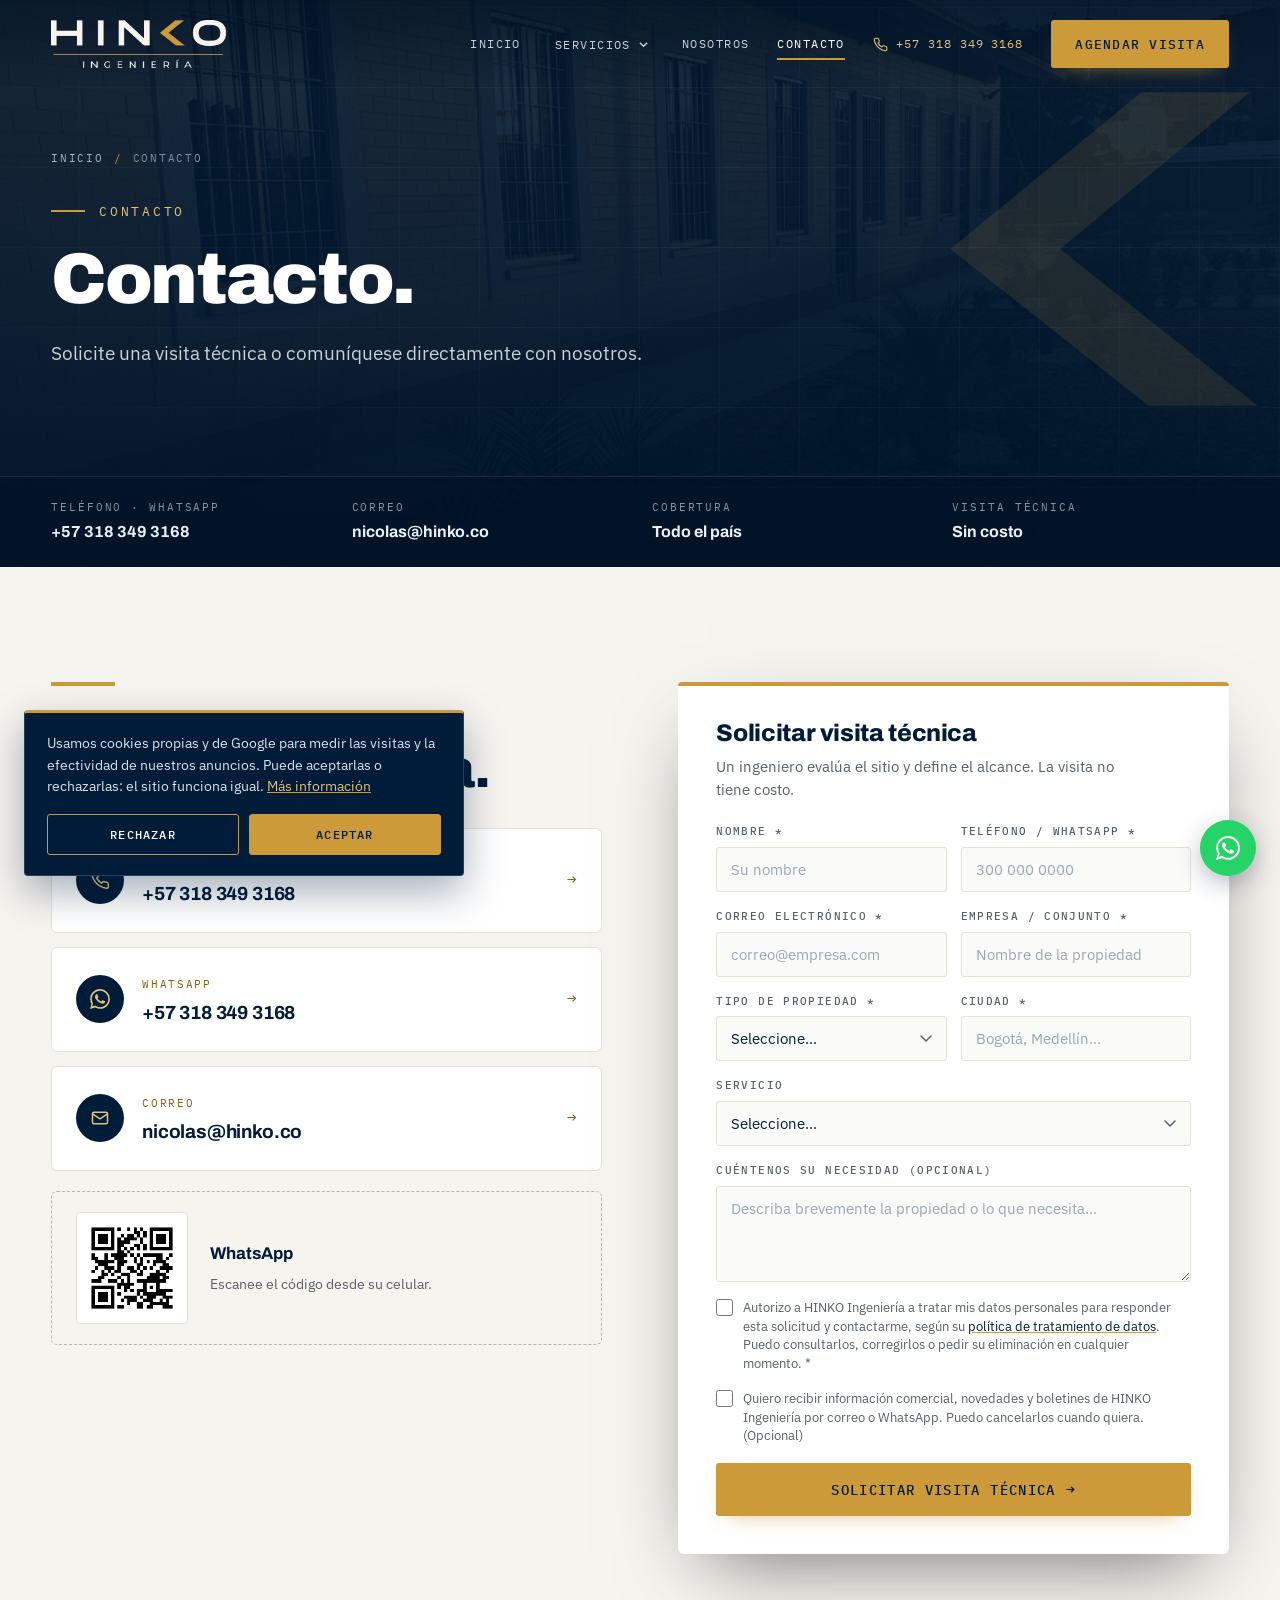
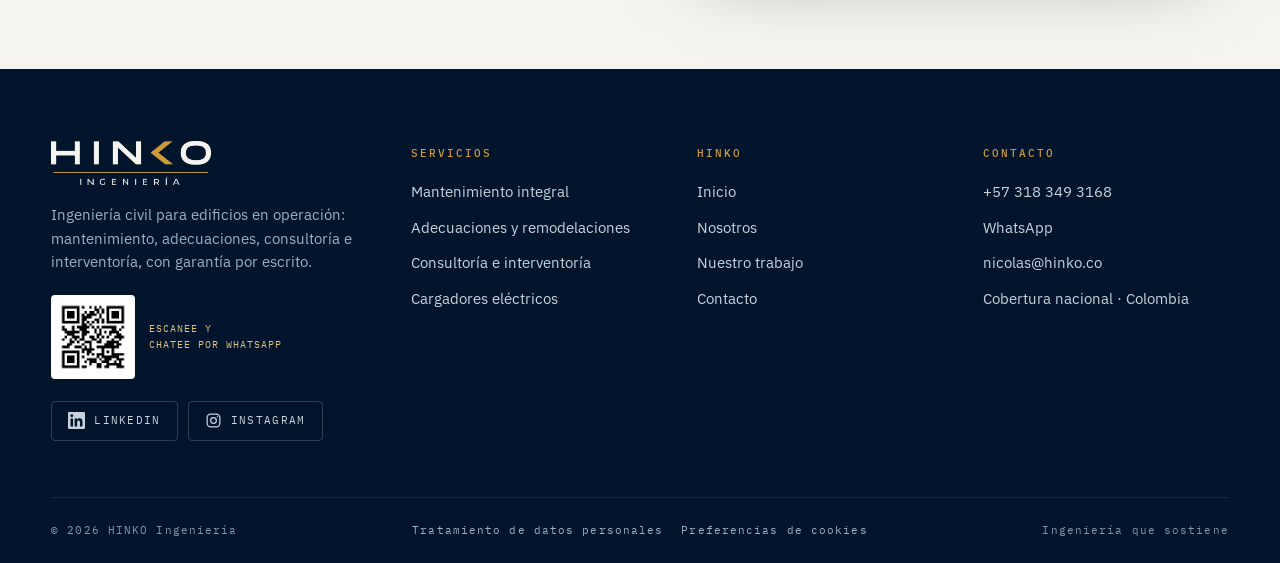
<file: contacto.html>
<!DOCTYPE html>
<html lang="es-CO">
<head>
<!-- Consentimiento de cookies (Google Consent Mode v2): mientras el visitante no acepte, las etiquetas de Google no guardan cookies de medición ni de publicidad. La decisión la guarda site.js. -->
<script>window.dataLayer=window.dataLayer||[];function gtag(){dataLayer.push(arguments);}
(function(){var v='denied';try{var c=JSON.parse(localStorage.getItem('hk_cookies')||'null');if(c&&c.v==='aceptadas'&&Date.now()-c.t<31536e6)v='granted';}catch(e){}
gtag('consent','default',{analytics_storage:v,ad_storage:v,ad_user_data:v,ad_personalization:v,functionality_storage:'granted',security_storage:'granted',wait_for_update:500});
gtag('set','ads_data_redaction',true);})();</script>
<!-- Google Tag Manager -->
<script>(function(w,d,s,l,i){w[l]=w[l]||[];w[l].push({'gtm.start':
new Date().getTime(),event:'gtm.js'});var f=d.getElementsByTagName(s)[0],
j=d.createElement(s),dl=l!='dataLayer'?'&l='+l:'';j.async=true;j.src=
'https://www.googletagmanager.com/gtm.js?id='+i+dl;f.parentNode.insertBefore(j,f);
})(window,document,'script','dataLayer','GTM-K29SRNGT');</script>
<!-- End Google Tag Manager -->
<meta charset="UTF-8" />
<meta name="viewport" content="width=device-width, initial-scale=1" />
<title>Contacto | HINKO Ingeniería</title>
<meta name="description" content="Contacto de HINKO Ingeniería. Teléfono y WhatsApp +57 318 349 3168, correo nicolas@hinko.co. Cobertura en todo el país." />
<link rel="canonical" href="https://hinko.co/contacto" />
<meta property="og:type" content="website" />
<meta property="og:locale" content="es_CO" />
<meta property="og:site_name" content="HINKO Ingeniería" />
<meta property="og:title" content="Contacto | HINKO Ingeniería" />
<meta property="og:description" content="Contacto de HINKO Ingeniería. Teléfono y WhatsApp +57 318 349 3168, correo nicolas@hinko.co. Cobertura en todo el país." />
<meta property="og:url" content="https://hinko.co/contacto" />
<meta property="og:image" content="https://hinko.co/img/edificio.jpg" />
<meta name="theme-color" content="#001C38" />
<link rel="icon" href="assets/favicon.png" />
<link rel="preconnect" href="https://fonts.googleapis.com" />
<link rel="preconnect" href="https://fonts.gstatic.com" crossorigin />
<link href="https://fonts.googleapis.com/css2?family=Archivo:wght@400;500;600;700;800;900&family=IBM+Plex+Mono:wght@400;500&family=IBM+Plex+Sans:wght@300;400;500;600&display=swap" rel="stylesheet" />
<link rel="stylesheet" href="brand.css" />
<link rel="stylesheet" href="site.css" />
<script type="application/ld+json">{"@context": "https://schema.org", "@type": "ContactPage", "name": "Contacto — HINKO Ingeniería", "url": "https://hinko.co/contacto", "about": {"@type": "Organization", "sameAs": ["https://www.linkedin.com/company/hinkoingenieria/", "https://www.instagram.com/hinkoingenieria/"], "name": "HINKO Ingeniería", "url": "https://hinko.co/", "contactPoint": [{"@type": "ContactPoint", "telephone": "+57 318 349 3168", "email": "nicolas@hinko.co", "contactType": "customer service", "areaServed": "CO", "availableLanguage": "es"}]}}</script>
</head>

<body>
<!-- Google Tag Manager (noscript) -->
<noscript><iframe src="https://www.googletagmanager.com/ns.html?id=GTM-K29SRNGT"
height="0" width="0" style="display:none;visibility:hidden"></iframe></noscript>
<!-- End Google Tag Manager (noscript) -->
<header class="nav" id="nav"><div class="wrap row">
  <a class="logo" href="/" aria-label="HINKO Ingeniería — Inicio"><img src="assets/logo-knockout.png" alt="HINKO Ingeniería" /></a>
  <nav><ul>
    <li><a href="/">Inicio</a></li>
    <li class="dd"><button class="ddb" aria-haspopup="true">Servicios <svg viewBox="0 0 10 10" fill="none" stroke="currentColor" stroke-width="1.6" aria-hidden="true"><path d="M1 3l4 4 4-4"/></svg></button><div class="ddm"><div class="in"><a href="/mantenimiento-integral"><span class="n">01</span><b>Mantenimiento integral</b><span>Preventivo y correctivo para edificios en operación</span></a><a href="/adecuaciones-remodelaciones"><span class="n">02</span><b>Adecuaciones y remodelaciones</b><span>Oficinas y locales, sin frenar la operación</span></a><a href="/consultoria-interventoria"><span class="n">03</span><b>Consultoría e interventoría</b><span>Conceptos técnicos y respaldo jurídico</span></a><a href="/cargadores-electricos"><span class="n">04</span><b>Cargadores eléctricos</b><span>Diagnóstico y acompañamiento en su edificio</span></a></div></div></li>
    <li><a href="/nosotros">Nosotros</a></li>
    <li><a href="/contacto" class="on">Contacto</a></li>
  </ul>
  <a class="tel" href="tel:+573183493168" data-ev="call"><svg viewBox="0 0 24 24" fill="none" stroke="currentColor" stroke-width="1.8" stroke-linecap="round" stroke-linejoin="round" aria-hidden="true"><path d="M22 16.9v3a2 2 0 0 1-2.2 2 19.8 19.8 0 0 1-8.6-3.1 19.5 19.5 0 0 1-6-6A19.8 19.8 0 0 1 2.1 4.2 2 2 0 0 1 4.1 2h3a2 2 0 0 1 2 1.7c.1.9.4 1.8.7 2.7a2 2 0 0 1-.5 2.1L8 9.8a16 16 0 0 0 6 6l1.3-1.3a2 2 0 0 1 2.1-.4c.9.3 1.8.6 2.7.7a2 2 0 0 1 1.7 2z"/></svg>+57 318 349 3168</a>
  <a class="btn" href="#agendar" data-ev="agendar_click">Agendar visita</a>
  <button class="menu-toggle" id="menuToggle" aria-label="Menú" aria-expanded="false"><span></span><span></span><span></span></button>
  </nav>
</div></header>
<div id="mobile-menu"><a class="lnk" href="/">Inicio</a><div class="mk">Servicios</div><a class="lnk sub" href="/mantenimiento-integral">Mantenimiento integral</a><a class="lnk sub" href="/adecuaciones-remodelaciones">Adecuaciones y remodelaciones</a><a class="lnk sub" href="/consultoria-interventoria">Consultoría e interventoría</a><a class="lnk sub" href="/cargadores-electricos">Cargadores eléctricos</a><div class="mk">HINKO</div><a class="lnk" href="/nosotros">Nosotros</a><a class="lnk" href="/contacto">Contacto</a><a class="btn" href="#agendar" data-ev="agendar_click">Agendar visita técnica <span class="ar">→</span></a></div>


<section class="hero short" style="padding:0">
<img class="bg" src="img/edificio.jpg" alt="" style="object-position:50% 42%" />
<div class="ov"></div><div class="grid"></div>
<svg class="chev-bg" viewBox="0 0 100 100" aria-hidden="true"><path d="M57.3 19.4 L78.5 19.4 L41.4 50 L80 80.6 L58.7 80.6 L20 50 Z" fill="#CD9A3A"/></svg>
<div class="wrap inner">
<div class="crumb anim a1"><a href="/">Inicio</a><i>/</i><span>Contacto</span></div>
<div class="kick anim a1">Contacto</div>
<h1 class="anim a2">Contacto.</h1>
<p class="sub anim a3">Solicite una visita técnica o comuníquese directamente con nosotros.</p>

</div>
<div class="facts anim a5"><div class="wrap row"><div><div class="l">Teléfono · WhatsApp</div><div class="v">+57 318 349 3168</div></div><div><div class="l">Correo</div><div class="v">nicolas@hinko.co</div></div><div><div class="l">Cobertura</div><div class="v">Todo el país</div></div><div><div class="l">Visita técnica</div><div class="v">Sin costo</div></div></div></div>
</section>


<section id="contactar">
<div class="wrap two">
<div class="reveal">
<div class="rule"></div><div class="kicker">Canales</div><h2 class="sec">Atención directa.</h2>
<div class="cways" style="margin-top:30px">
<a class="cway" href="tel:+573183493168" data-ev="call"><span class="ic"><svg viewBox="0 0 24 24" fill="none" stroke="currentColor" stroke-width="1.8" stroke-linecap="round" stroke-linejoin="round" aria-hidden="true"><path d="M22 16.9v3a2 2 0 0 1-2.2 2 19.8 19.8 0 0 1-8.6-3.1 19.5 19.5 0 0 1-6-6A19.8 19.8 0 0 1 2.1 4.2 2 2 0 0 1 4.1 2h3a2 2 0 0 1 2 1.7c.1.9.4 1.8.7 2.7a2 2 0 0 1-.5 2.1L8 9.8a16 16 0 0 0 6 6l1.3-1.3a2 2 0 0 1 2.1-.4c.9.3 1.8.6 2.7.7a2 2 0 0 1 1.7 2z"/></svg></span><span><span class="k">Teléfono</span><b>+57 318 349 3168</b></span><span class="ar">→</span></a>
<a class="cway" href="https://wa.me/573183493168?text=Hola%20HINKO%2C%20quisiera%20solicitar%20una%20visita%20t%C3%A9cnica." target="_blank" rel="noopener" data-ev="whatsapp"><span class="ic"><svg viewBox="0 0 24 24" fill="currentColor" aria-hidden="true"><path d="M.057 24l1.687-6.163a11.867 11.867 0 0 1-1.587-5.946C.16 5.335 5.495 0 12.05 0a11.82 11.82 0 0 1 8.413 3.488 11.82 11.82 0 0 1 3.48 8.414c-.003 6.557-5.338 11.892-11.893 11.892a11.9 11.9 0 0 1-5.688-1.448L.057 24zm6.597-3.807c1.676.995 3.276 1.591 5.392 1.592 5.448 0 9.886-4.434 9.889-9.885.002-5.462-4.415-9.89-9.881-9.892-5.452 0-9.887 4.434-9.889 9.884a9.86 9.86 0 0 0 1.515 5.26l-.999 3.648 3.973-1.045zm11.387-5.464c-.074-.124-.272-.198-.57-.347-.297-.149-1.758-.868-2.031-.967-.272-.099-.47-.149-.669.149-.198.297-.768.967-.941 1.165-.173.198-.347.223-.644.074-.297-.149-1.255-.462-2.39-1.475-.883-.788-1.48-1.761-1.653-2.059-.173-.297-.018-.458.13-.606.134-.133.297-.347.446-.521.151-.172.2-.296.3-.495.099-.198.05-.372-.025-.521-.075-.148-.669-1.611-.916-2.206-.242-.579-.487-.501-.669-.51l-.57-.01c-.198 0-.52.074-.792.372s-1.04 1.016-1.04 2.479 1.065 2.876 1.213 3.074c.149.198 2.095 3.2 5.076 4.487.709.306 1.263.489 1.694.626.712.226 1.36.194 1.872.118.571-.085 1.758-.719 2.006-1.413.248-.695.248-1.29.173-1.414z"/></svg></span><span><span class="k">WhatsApp</span><b>+57 318 349 3168</b></span><span class="ar">→</span></a>
<a class="cway" href="mailto:nicolas@hinko.co"><span class="ic"><svg viewBox="0 0 24 24" fill="none" stroke="currentColor" stroke-width="1.8" stroke-linecap="round" stroke-linejoin="round" aria-hidden="true"><rect x="3" y="5" width="18" height="14" rx="2"/><path d="M3 7l9 6 9-6"/></svg></span><span><span class="k">Correo</span><b>nicolas@hinko.co</b></span><span class="ar">→</span></a>
<div class="qrbox"><img src="img/qr-whatsapp.png" alt="Código QR de WhatsApp de HINKO" /><div><b>WhatsApp</b><span>Escanee el código desde su celular.</span></div></div>
</div>
</div>
<div class="fcard reveal d1" id="agendar"><h2 class="ft">Solicitar visita técnica</h2><p class="fs">Un ingeniero evalúa el sitio y define el alcance. La visita no tiene costo.</p>
<form class="hk-form" action="https://app.hinko.co/api/landing-prospecto" method="POST" novalidate>
  
  <div class="frow"><div class="ff"><label for="fn">Nombre *</label><input id="fn" name="nombre" required placeholder="Su nombre" autocomplete="name" /></div>
  <div class="ff"><label for="ft">Teléfono / WhatsApp *</label><input id="ft" name="telefono" type="tel" required placeholder="300 000 0000" autocomplete="tel" /></div></div>
  <div class="frow"><div class="ff"><label for="fe">Correo electrónico *</label><input id="fe" name="email" type="email" required placeholder="correo@empresa.com" autocomplete="email" /></div>
  <div class="ff"><label for="fo">Empresa / Conjunto *</label><input id="fo" name="empresa" required placeholder="Nombre de la propiedad" autocomplete="organization" /></div></div>
  <div class="frow"><div class="ff"><label for="fp">Tipo de propiedad *</label><select id="fp" name="extra" data-extra="Tipo de propiedad" required><option value="" disabled selected>Seleccione…</option><option>Conjunto residencial (PH)</option><option>Oficina</option><option>Local comercial</option><option>Centro comercial / gran superficie</option><option>Otro</option></select></div>
  <div class="ff"><label for="fc">Ciudad *</label><input id="fc" name="ciudad" required placeholder="Bogotá, Medellín…" autocomplete="address-level2" /></div></div>
  <div class="ff"><label for="fs">Servicio</label><select id="fs" name="servicio"><option value="" disabled selected>Seleccione…</option><option value="mantenimiento">Mantenimiento integral</option><option value="remodelacion">Adecuaciones y remodelaciones</option><option value="consultoria">Consultoría e interventoría</option><option value="cargadores">Cargadores eléctricos</option><option value="impermeabilizacion">Impermeabilización y humedades</option><option value="fachada">Reparación de fachadas</option><option value="construccion">Construcción nueva</option><option value="infraestructura">Infraestructura civil y vial</option><option value="otro">Otro / no estoy seguro</option></select></div>
  <div class="ff"><label for="fm">Cuéntenos su necesidad (opcional)</label><textarea id="fm" name="mensaje" placeholder="Describa brevemente la propiedad o lo que necesita…"></textarea></div>
  <input type="text" name="_hp" value="" autocomplete="off" tabindex="-1" aria-hidden="true" style="position:absolute;left:-9999px;width:1px;height:1px;opacity:0;" />
  <label class="fchk"><input type="checkbox" name="autoriza_datos" value="si" required /><span>Autorizo a HINKO Ingeniería a tratar mis datos personales para responder esta solicitud y contactarme, según su <a href="/tratamiento-de-datos" target="_blank" rel="noopener">política de tratamiento de datos</a>. Puedo consultarlos, corregirlos o pedir su eliminación en cualquier momento. *</span></label>
  <label class="fchk"><input type="checkbox" name="autoriza_comercial" value="si" /><span>Quiero recibir información comercial, novedades y boletines de HINKO Ingeniería por correo o WhatsApp. Puedo cancelarlos cuando quiera. (Opcional)</span></label>
  <p class="err">Revise los campos marcados con * o escríbanos por WhatsApp.</p>
  <button type="submit" class="btn">Solicitar visita técnica <span class="ar">→</span></button>
  
</form>
<div class="fok"><svg viewBox="0 0 64 64" fill="none" aria-hidden="true"><circle cx="32" cy="32" r="31" stroke="#CD9A3A" stroke-width="2"/><path d="M20 32l9 9 15-15" stroke="#CD9A3A" stroke-width="2.5" stroke-linecap="round" stroke-linejoin="round"/></svg><h3>Solicitud recibida</h3><p>Un ingeniero de HINKO le contactará para coordinar la visita técnica.</p><a class="btn" href="https://wa.me/573183493168?text=Hola%20HINKO%2C%20quisiera%20solicitar%20una%20visita%20t%C3%A9cnica." target="_blank" rel="noopener" data-ev="whatsapp"><svg viewBox="0 0 24 24" fill="currentColor" aria-hidden="true"><path d="M.057 24l1.687-6.163a11.867 11.867 0 0 1-1.587-5.946C.16 5.335 5.495 0 12.05 0a11.82 11.82 0 0 1 8.413 3.488 11.82 11.82 0 0 1 3.48 8.414c-.003 6.557-5.338 11.892-11.893 11.892a11.9 11.9 0 0 1-5.688-1.448L.057 24zm6.597-3.807c1.676.995 3.276 1.591 5.392 1.592 5.448 0 9.886-4.434 9.889-9.885.002-5.462-4.415-9.89-9.881-9.892-5.452 0-9.887 4.434-9.889 9.884a9.86 9.86 0 0 0 1.515 5.26l-.999 3.648 3.973-1.045zm11.387-5.464c-.074-.124-.272-.198-.57-.347-.297-.149-1.758-.868-2.031-.967-.272-.099-.47-.149-.669.149-.198.297-.768.967-.941 1.165-.173.198-.347.223-.644.074-.297-.149-1.255-.462-2.39-1.475-.883-.788-1.48-1.761-1.653-2.059-.173-.297-.018-.458.13-.606.134-.133.297-.347.446-.521.151-.172.2-.296.3-.495.099-.198.05-.372-.025-.521-.075-.148-.669-1.611-.916-2.206-.242-.579-.487-.501-.669-.51l-.57-.01c-.198 0-.52.074-.792.372s-1.04 1.016-1.04 2.479 1.065 2.876 1.213 3.074c.149.198 2.095 3.2 5.076 4.487.709.306 1.263.489 1.694.626.712.226 1.36.194 1.872.118.571-.085 1.758-.719 2.006-1.413.248-.695.248-1.29.173-1.414z"/></svg>Escribir por WhatsApp</a></div>
</div>
</div>
</section>

<footer class="foot"><div class="wrap"><div class="top">
  <div><img src="assets/logo-knockout.png" alt="HINKO Ingeniería" /><p>Ingeniería civil para edificios en operación: mantenimiento, adecuaciones, consultoría e interventoría, con garantía por escrito.</p>
    <div class="qr-mini"><img src="img/qr-whatsapp.png" alt="Código QR para escribir a HINKO por WhatsApp" /><span>Escanee y<br />chatee por WhatsApp</span></div>
    <div class="social"><a href="https://www.linkedin.com/company/hinkoingenieria/" target="_blank" rel="noopener noreferrer" data-ev="linkedin" aria-label="HINKO Ingeniería en LinkedIn"><svg viewBox="0 0 24 24" fill="currentColor" aria-hidden="true"><path d="M20.45 20.45h-3.56v-5.57c0-1.33-.03-3.04-1.85-3.04-1.86 0-2.14 1.45-2.14 2.94v5.67H9.35V9h3.41v1.56h.05c.48-.9 1.64-1.85 3.37-1.85 3.6 0 4.27 2.37 4.27 5.46v6.28zM5.34 7.43a2.06 2.06 0 1 1 0-4.13 2.06 2.06 0 0 1 0 4.13zM7.12 20.45H3.56V9h3.56v11.45zM22.22 0H1.77C.79 0 0 .77 0 1.73v20.54C0 23.23.79 24 1.77 24h20.45c.98 0 1.78-.77 1.78-1.73V1.73C24 .77 23.2 0 22.22 0z"/></svg><span>LinkedIn</span></a><a href="https://www.instagram.com/hinkoingenieria/" target="_blank" rel="noopener noreferrer" data-ev="instagram" aria-label="HINKO Ingeniería en Instagram"><svg viewBox="0 0 24 24" fill="none" stroke="currentColor" stroke-width="1.8" stroke-linecap="round" stroke-linejoin="round" aria-hidden="true"><rect x="3" y="3" width="18" height="18" rx="5"/><circle cx="12" cy="12" r="4"/><circle cx="17.5" cy="6.5" r="1" fill="currentColor" stroke="none"/></svg><span>Instagram</span></a></div></div>
  <div><h4>Servicios</h4><ul><li><a href="/mantenimiento-integral">Mantenimiento integral</a></li><li><a href="/adecuaciones-remodelaciones">Adecuaciones y remodelaciones</a></li><li><a href="/consultoria-interventoria">Consultoría e interventoría</a></li><li><a href="/cargadores-electricos">Cargadores eléctricos</a></li></ul></div>
  <div><h4>HINKO</h4><ul><li><a href="/">Inicio</a></li><li><a href="/nosotros">Nosotros</a></li><li><a href="/#trabajo">Nuestro trabajo</a></li><li><a href="/contacto">Contacto</a></li></ul></div>
  <div><h4>Contacto</h4><ul><li><a href="tel:+573183493168" data-ev="call">+57 318 349 3168</a></li><li><a href="https://wa.me/573183493168?text=Hola%20HINKO%2C%20quisiera%20solicitar%20una%20visita%20t%C3%A9cnica." target="_blank" rel="noopener" data-ev="whatsapp">WhatsApp</a></li><li><a href="mailto:nicolas@hinko.co">nicolas@hinko.co</a></li><li><a href="/contacto">Cobertura nacional · Colombia</a></li></ul></div>
</div>
<div class="bottom"><span>© 2026 HINKO Ingeniería</span><span class="legal"><a href="/tratamiento-de-datos">Tratamiento de datos personales</a><button type="button" class="ck-open">Preferencias de cookies</button></span><span>Ingeniería que sostiene</span></div></div></footer>
<a class="wa-float" href="https://wa.me/573183493168?text=Hola%20HINKO%2C%20quisiera%20solicitar%20una%20visita%20t%C3%A9cnica." target="_blank" rel="noopener" data-ev="whatsapp" aria-label="Escríbanos por WhatsApp"><svg viewBox="0 0 24 24" fill="currentColor" aria-hidden="true"><path d="M.057 24l1.687-6.163a11.867 11.867 0 0 1-1.587-5.946C.16 5.335 5.495 0 12.05 0a11.82 11.82 0 0 1 8.413 3.488 11.82 11.82 0 0 1 3.48 8.414c-.003 6.557-5.338 11.892-11.893 11.892a11.9 11.9 0 0 1-5.688-1.448L.057 24zm6.597-3.807c1.676.995 3.276 1.591 5.392 1.592 5.448 0 9.886-4.434 9.889-9.885.002-5.462-4.415-9.89-9.881-9.892-5.452 0-9.887 4.434-9.889 9.884a9.86 9.86 0 0 0 1.515 5.26l-.999 3.648 3.973-1.045zm11.387-5.464c-.074-.124-.272-.198-.57-.347-.297-.149-1.758-.868-2.031-.967-.272-.099-.47-.149-.669.149-.198.297-.768.967-.941 1.165-.173.198-.347.223-.644.074-.297-.149-1.255-.462-2.39-1.475-.883-.788-1.48-1.761-1.653-2.059-.173-.297-.018-.458.13-.606.134-.133.297-.347.446-.521.151-.172.2-.296.3-.495.099-.198.05-.372-.025-.521-.075-.148-.669-1.611-.916-2.206-.242-.579-.487-.501-.669-.51l-.57-.01c-.198 0-.52.074-.792.372s-1.04 1.016-1.04 2.479 1.065 2.876 1.213 3.074c.149.198 2.095 3.2 5.076 4.487.709.306 1.263.489 1.694.626.712.226 1.36.194 1.872.118.571-.085 1.758-.719 2.006-1.413.248-.695.248-1.29.173-1.414z"/></svg><span>Escríbanos por WhatsApp</span></a>
<div class="abar"><a href="tel:+573183493168" data-ev="call"><svg viewBox="0 0 24 24" fill="none" stroke="currentColor" stroke-width="1.8" stroke-linecap="round" stroke-linejoin="round" aria-hidden="true"><path d="M22 16.9v3a2 2 0 0 1-2.2 2 19.8 19.8 0 0 1-8.6-3.1 19.5 19.5 0 0 1-6-6A19.8 19.8 0 0 1 2.1 4.2 2 2 0 0 1 4.1 2h3a2 2 0 0 1 2 1.7c.1.9.4 1.8.7 2.7a2 2 0 0 1-.5 2.1L8 9.8a16 16 0 0 0 6 6l1.3-1.3a2 2 0 0 1 2.1-.4c.9.3 1.8.6 2.7.7a2 2 0 0 1 1.7 2z"/></svg>Llamar</a><a href="https://wa.me/573183493168?text=Hola%20HINKO%2C%20quisiera%20solicitar%20una%20visita%20t%C3%A9cnica." target="_blank" rel="noopener" data-ev="whatsapp"><svg viewBox="0 0 24 24" fill="currentColor" aria-hidden="true"><path d="M.057 24l1.687-6.163a11.867 11.867 0 0 1-1.587-5.946C.16 5.335 5.495 0 12.05 0a11.82 11.82 0 0 1 8.413 3.488 11.82 11.82 0 0 1 3.48 8.414c-.003 6.557-5.338 11.892-11.893 11.892a11.9 11.9 0 0 1-5.688-1.448L.057 24zm6.597-3.807c1.676.995 3.276 1.591 5.392 1.592 5.448 0 9.886-4.434 9.889-9.885.002-5.462-4.415-9.89-9.881-9.892-5.452 0-9.887 4.434-9.889 9.884a9.86 9.86 0 0 0 1.515 5.26l-.999 3.648 3.973-1.045zm11.387-5.464c-.074-.124-.272-.198-.57-.347-.297-.149-1.758-.868-2.031-.967-.272-.099-.47-.149-.669.149-.198.297-.768.967-.941 1.165-.173.198-.347.223-.644.074-.297-.149-1.255-.462-2.39-1.475-.883-.788-1.48-1.761-1.653-2.059-.173-.297-.018-.458.13-.606.134-.133.297-.347.446-.521.151-.172.2-.296.3-.495.099-.198.05-.372-.025-.521-.075-.148-.669-1.611-.916-2.206-.242-.579-.487-.501-.669-.51l-.57-.01c-.198 0-.52.074-.792.372s-1.04 1.016-1.04 2.479 1.065 2.876 1.213 3.074c.149.198 2.095 3.2 5.076 4.487.709.306 1.263.489 1.694.626.712.226 1.36.194 1.872.118.571-.085 1.758-.719 2.006-1.413.248-.695.248-1.29.173-1.414z"/></svg>WhatsApp</a><a href="#agendar" data-ev="agendar_click"><svg viewBox="0 0 24 24" fill="none" stroke="currentColor" stroke-width="1.8" stroke-linecap="round" aria-hidden="true"><rect x="3" y="5" width="18" height="16" rx="2"/><path d="M3 10h18M8 3v4M16 3v4"/></svg>Agendar visita</a></div>
<script src="site.js" defer></script>
</body>
</html>
</file>
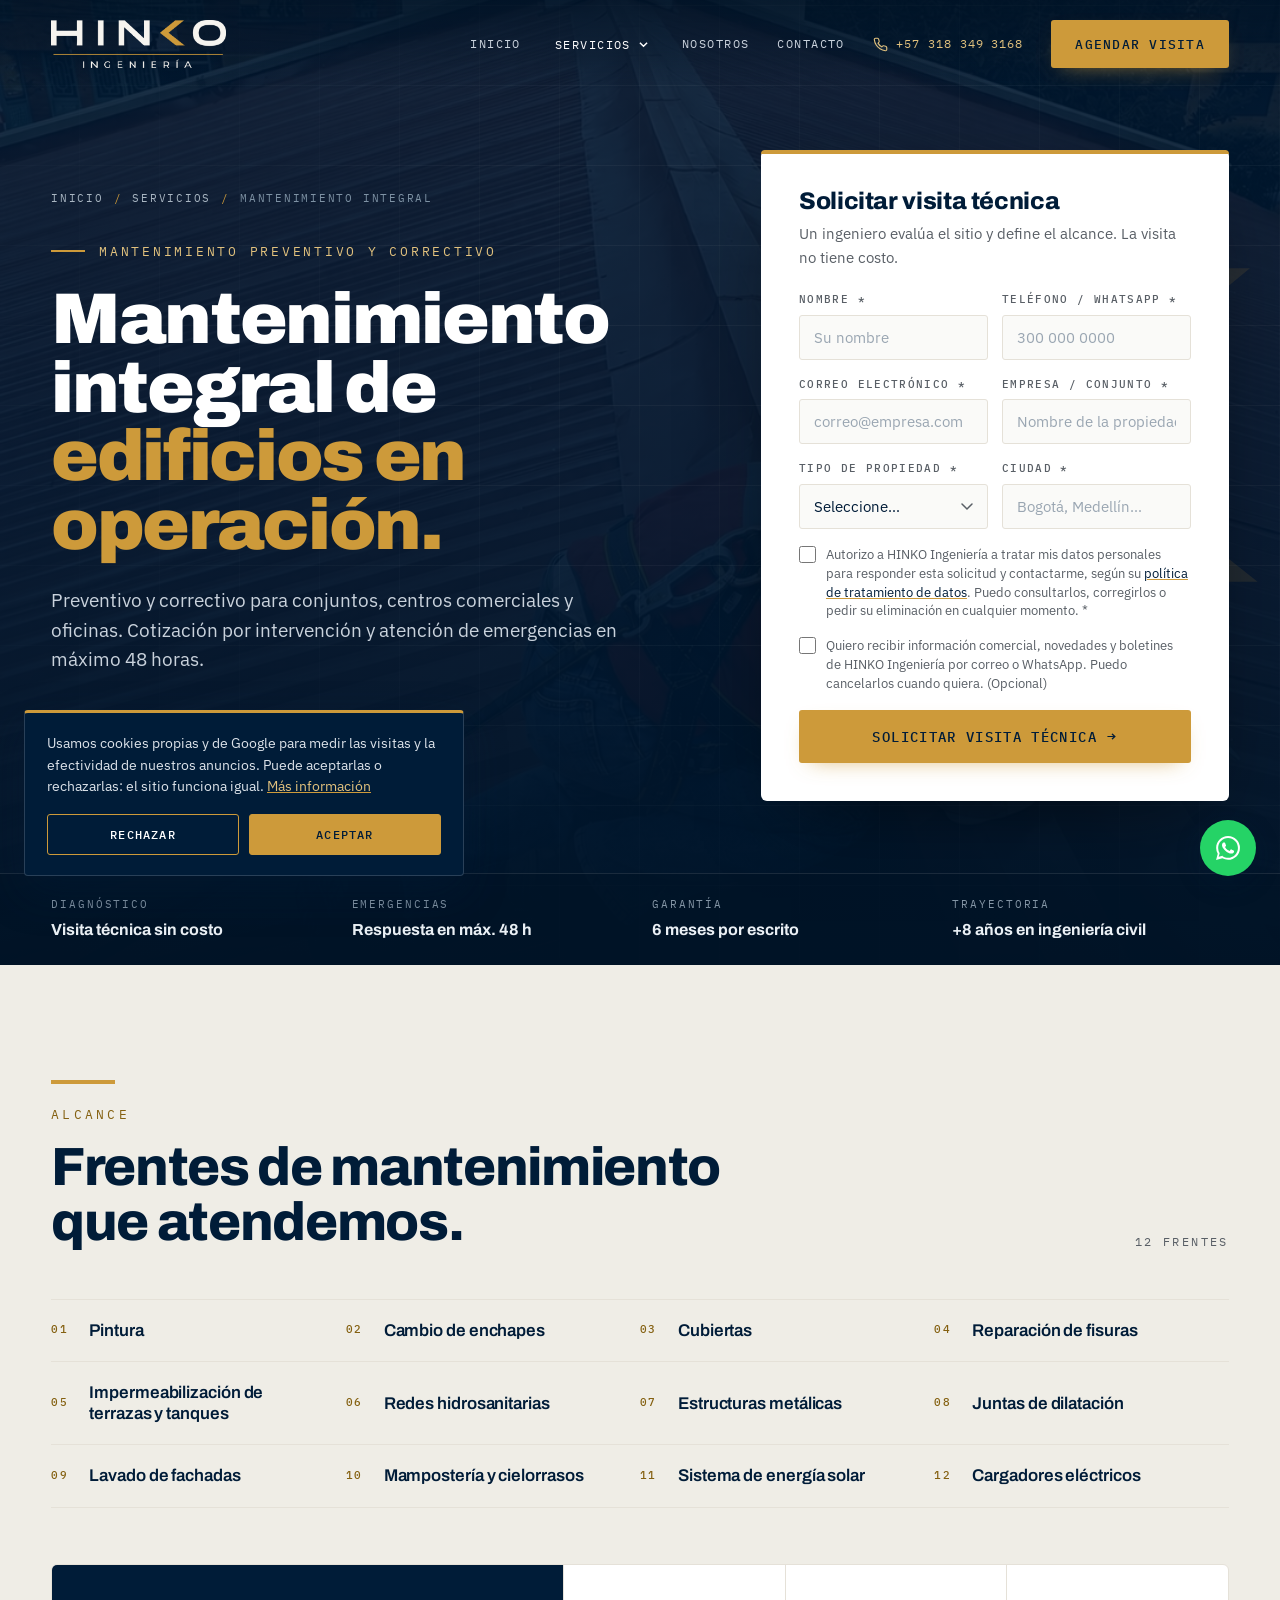
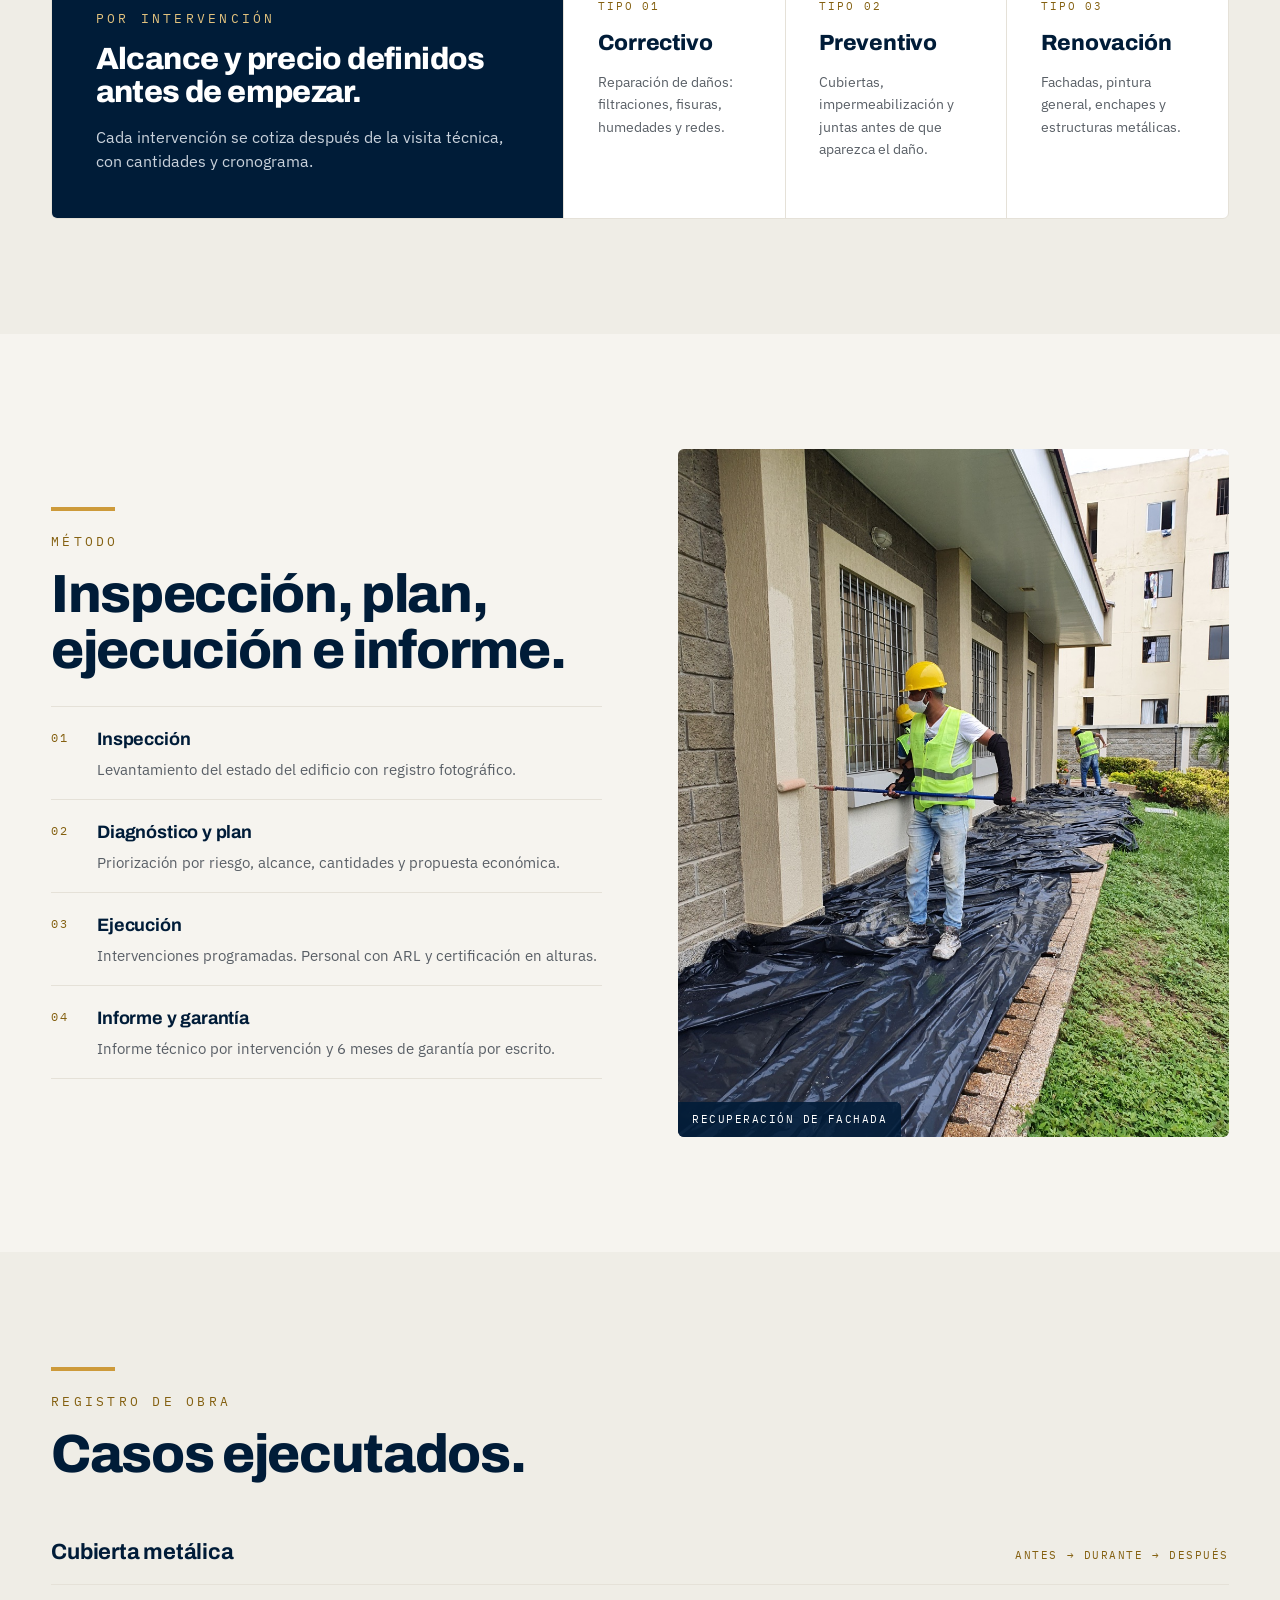
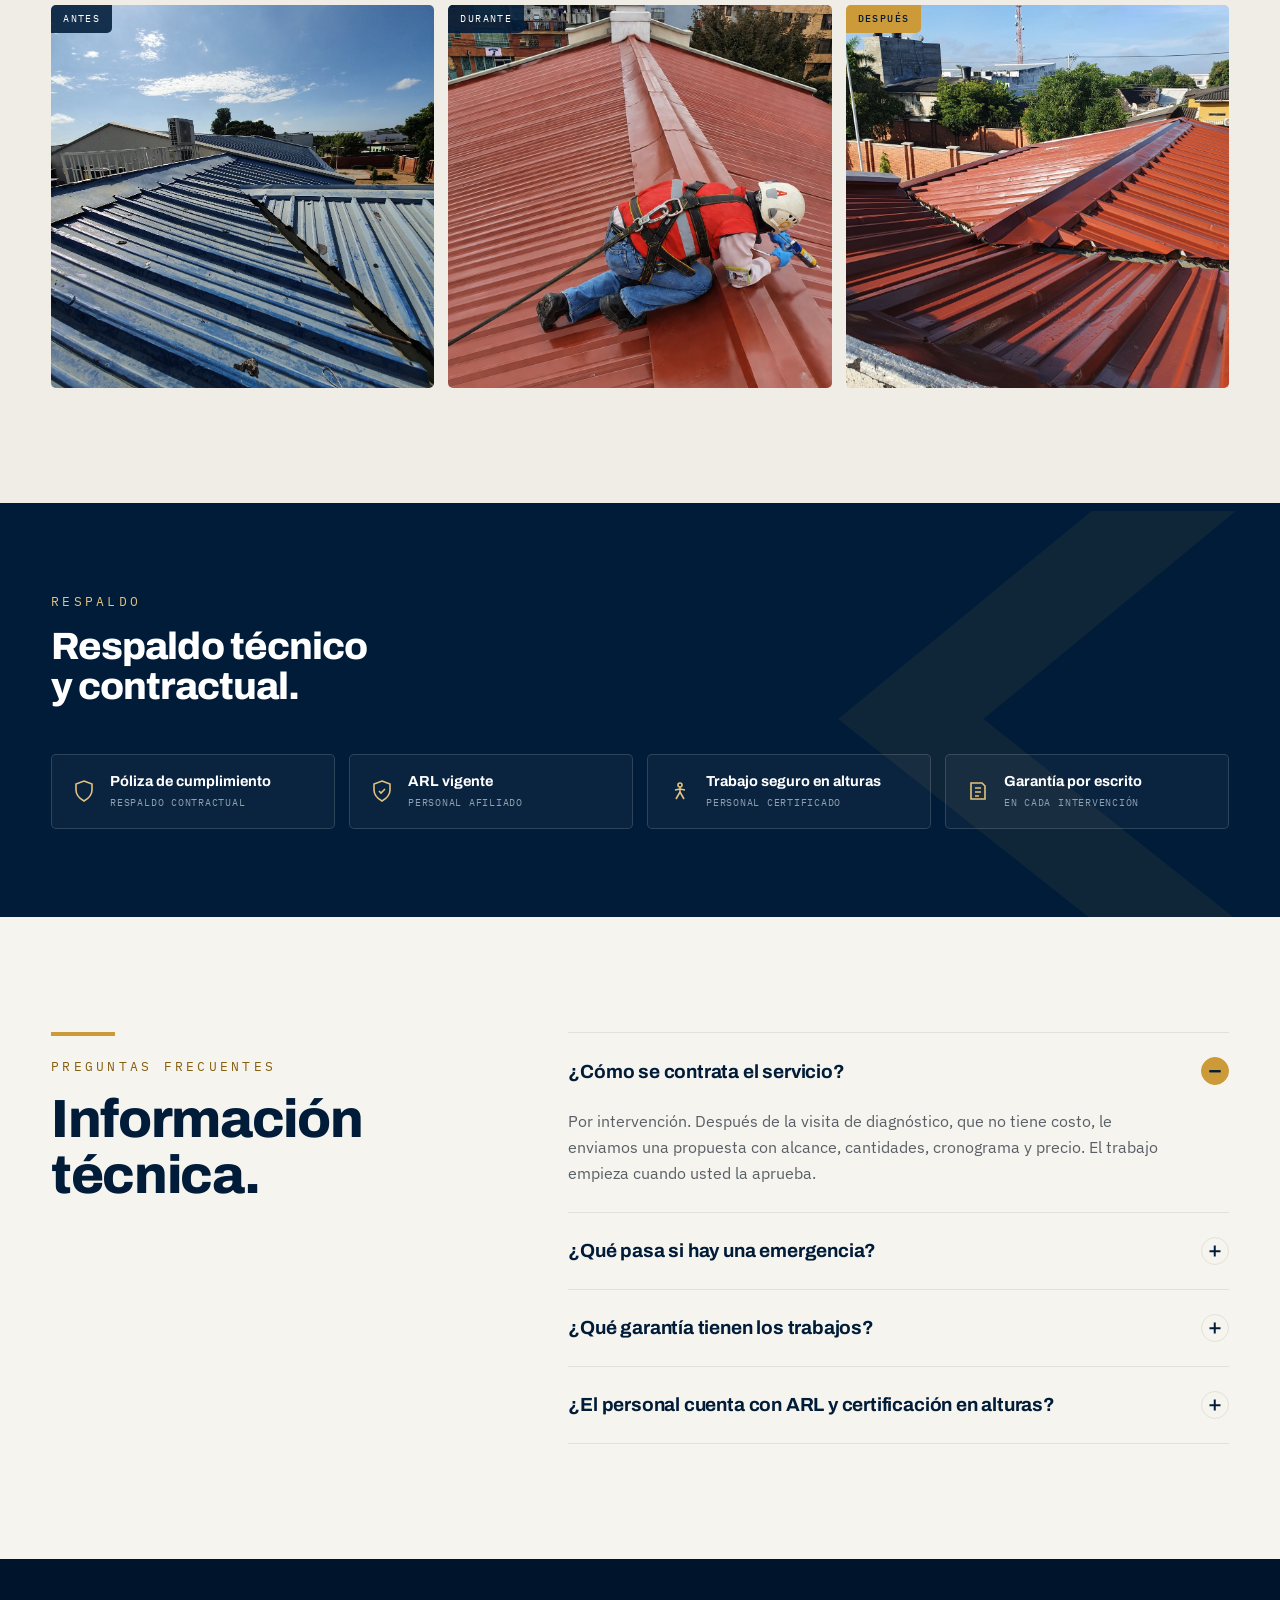
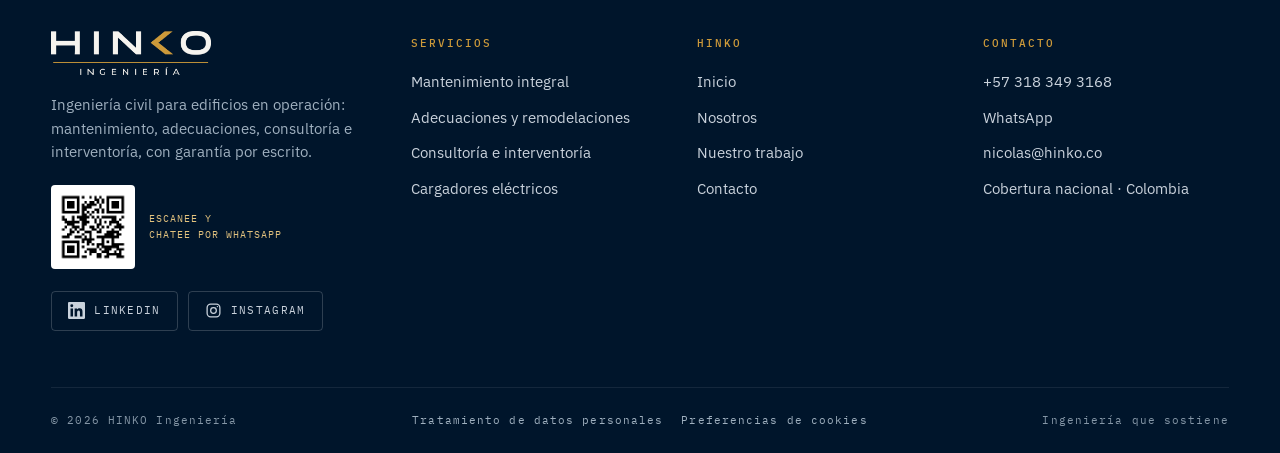
<file: mantenimiento-integral.html>
<!DOCTYPE html>
<html lang="es-CO">
<head>
<!-- Consentimiento de cookies (Google Consent Mode v2): mientras el visitante no acepte, las etiquetas de Google no guardan cookies de medición ni de publicidad. La decisión la guarda site.js. -->
<script>window.dataLayer=window.dataLayer||[];function gtag(){dataLayer.push(arguments);}
(function(){var v='denied';try{var c=JSON.parse(localStorage.getItem('hk_cookies')||'null');if(c&&c.v==='aceptadas'&&Date.now()-c.t<31536e6)v='granted';}catch(e){}
gtag('consent','default',{analytics_storage:v,ad_storage:v,ad_user_data:v,ad_personalization:v,functionality_storage:'granted',security_storage:'granted',wait_for_update:500});
gtag('set','ads_data_redaction',true);})();</script>
<!-- Google Tag Manager -->
<script>(function(w,d,s,l,i){w[l]=w[l]||[];w[l].push({'gtm.start':
new Date().getTime(),event:'gtm.js'});var f=d.getElementsByTagName(s)[0],
j=d.createElement(s),dl=l!='dataLayer'?'&l='+l:'';j.async=true;j.src=
'https://www.googletagmanager.com/gtm.js?id='+i+dl;f.parentNode.insertBefore(j,f);
})(window,document,'script','dataLayer','GTM-K29SRNGT');</script>
<!-- End Google Tag Manager -->
<meta charset="UTF-8" />
<meta name="viewport" content="width=device-width, initial-scale=1" />
<title>Mantenimiento integral de edificios y conjuntos | HINKO Ingeniería</title>
<meta name="description" content="Mantenimiento preventivo y correctivo para conjuntos residenciales, centros comerciales y oficinas. Visita técnica sin costo, cotización por intervención y garantía por escrito." />
<link rel="canonical" href="https://hinko.co/mantenimiento-integral" />
<meta property="og:type" content="website" />
<meta property="og:locale" content="es_CO" />
<meta property="og:site_name" content="HINKO Ingeniería" />
<meta property="og:title" content="Mantenimiento integral de edificios y conjuntos | HINKO Ingeniería" />
<meta property="og:description" content="Mantenimiento preventivo y correctivo para conjuntos residenciales, centros comerciales y oficinas. Visita técnica sin costo, cotización por intervención y garantía por escrito." />
<meta property="og:url" content="https://hinko.co/mantenimiento-integral" />
<meta property="og:image" content="https://hinko.co/img/cubierta-durante.jpg" />
<meta name="theme-color" content="#001C38" />
<link rel="icon" href="assets/favicon.png" />
<link rel="preconnect" href="https://fonts.googleapis.com" />
<link rel="preconnect" href="https://fonts.gstatic.com" crossorigin />
<link href="https://fonts.googleapis.com/css2?family=Archivo:wght@400;500;600;700;800;900&family=IBM+Plex+Mono:wght@400;500&family=IBM+Plex+Sans:wght@300;400;500;600&display=swap" rel="stylesheet" />
<link rel="stylesheet" href="brand.css" />
<link rel="stylesheet" href="site.css" />
<script type="application/ld+json">{"@context": "https://schema.org", "@type": "Service", "name": "Mantenimiento integral de edificios y conjuntos", "serviceType": "Mantenimiento integral", "description": "Mantenimiento preventivo y correctivo para conjuntos residenciales, centros comerciales y oficinas. Visita técnica sin costo, cotización por intervención y garantía por escrito.", "url": "https://hinko.co/mantenimiento-integral", "areaServed": {"@type": "Country", "name": "Colombia"}, "provider": {"@type": "Organization", "sameAs": ["https://www.linkedin.com/company/hinkoingenieria/", "https://www.instagram.com/hinkoingenieria/"], "name": "HINKO Ingeniería", "url": "https://hinko.co/", "logo": "https://hinko.co/assets/logo-primary.png", "telephone": "+57 318 349 3168"}}</script>
<script type="application/ld+json">{"@context": "https://schema.org", "@type": "BreadcrumbList", "itemListElement": [{"@type": "ListItem", "position": 1, "name": "Inicio", "item": "https://hinko.co/"}, {"@type": "ListItem", "position": 2, "name": "Mantenimiento integral", "item": "https://hinko.co/mantenimiento-integral"}]}</script>
<script type="application/ld+json">{"@context": "https://schema.org", "@type": "FAQPage", "mainEntity": [{"@type": "Question", "name": "¿Cómo se contrata el servicio?", "acceptedAnswer": {"@type": "Answer", "text": "Por intervención. Después de la visita de diagnóstico, que no tiene costo, le enviamos una propuesta con alcance, cantidades, cronograma y precio. El trabajo empieza cuando usted la aprueba."}}, {"@type": "Question", "name": "¿Qué pasa si hay una emergencia?", "acceptedAnswer": {"@type": "Answer", "text": "Respondemos ante emergencias en un máximo de 48 horas."}}, {"@type": "Question", "name": "¿Qué garantía tienen los trabajos?", "acceptedAnswer": {"@type": "Answer", "text": "Cada intervención tiene 6 meses de garantía por escrito sobre el trabajo ejecutado."}}, {"@type": "Question", "name": "¿El personal cuenta con ARL y certificación en alturas?", "acceptedAnswer": {"@type": "Answer", "text": "Sí. Todo nuestro personal está afiliado a ARL y quienes trabajan en fachadas y cubiertas cuentan con certificación vigente para trabajo seguro en alturas."}}]}</script>
</head>

<body data-svc="Mantenimiento integral">
<!-- Google Tag Manager (noscript) -->
<noscript><iframe src="https://www.googletagmanager.com/ns.html?id=GTM-K29SRNGT"
height="0" width="0" style="display:none;visibility:hidden"></iframe></noscript>
<!-- End Google Tag Manager (noscript) -->
<header class="nav" id="nav"><div class="wrap row">
  <a class="logo" href="/" aria-label="HINKO Ingeniería — Inicio"><img src="assets/logo-knockout.png" alt="HINKO Ingeniería" /></a>
  <nav><ul>
    <li><a href="/">Inicio</a></li>
    <li class="dd on"><button class="ddb" aria-haspopup="true">Servicios <svg viewBox="0 0 10 10" fill="none" stroke="currentColor" stroke-width="1.6" aria-hidden="true"><path d="M1 3l4 4 4-4"/></svg></button><div class="ddm"><div class="in"><a href="/mantenimiento-integral"><span class="n">01</span><b>Mantenimiento integral</b><span>Preventivo y correctivo para edificios en operación</span></a><a href="/adecuaciones-remodelaciones"><span class="n">02</span><b>Adecuaciones y remodelaciones</b><span>Oficinas y locales, sin frenar la operación</span></a><a href="/consultoria-interventoria"><span class="n">03</span><b>Consultoría e interventoría</b><span>Conceptos técnicos y respaldo jurídico</span></a><a href="/cargadores-electricos"><span class="n">04</span><b>Cargadores eléctricos</b><span>Diagnóstico y acompañamiento en su edificio</span></a></div></div></li>
    <li><a href="/nosotros">Nosotros</a></li>
    <li><a href="/contacto">Contacto</a></li>
  </ul>
  <a class="tel" href="tel:+573183493168" data-ev="call"><svg viewBox="0 0 24 24" fill="none" stroke="currentColor" stroke-width="1.8" stroke-linecap="round" stroke-linejoin="round" aria-hidden="true"><path d="M22 16.9v3a2 2 0 0 1-2.2 2 19.8 19.8 0 0 1-8.6-3.1 19.5 19.5 0 0 1-6-6A19.8 19.8 0 0 1 2.1 4.2 2 2 0 0 1 4.1 2h3a2 2 0 0 1 2 1.7c.1.9.4 1.8.7 2.7a2 2 0 0 1-.5 2.1L8 9.8a16 16 0 0 0 6 6l1.3-1.3a2 2 0 0 1 2.1-.4c.9.3 1.8.6 2.7.7a2 2 0 0 1 1.7 2z"/></svg>+57 318 349 3168</a>
  <a class="btn" href="#agendar" data-ev="agendar_click">Agendar visita</a>
  <button class="menu-toggle" id="menuToggle" aria-label="Menú" aria-expanded="false"><span></span><span></span><span></span></button>
  </nav>
</div></header>
<div id="mobile-menu"><a class="lnk" href="/">Inicio</a><div class="mk">Servicios</div><a class="lnk sub" href="/mantenimiento-integral">Mantenimiento integral</a><a class="lnk sub" href="/adecuaciones-remodelaciones">Adecuaciones y remodelaciones</a><a class="lnk sub" href="/consultoria-interventoria">Consultoría e interventoría</a><a class="lnk sub" href="/cargadores-electricos">Cargadores eléctricos</a><div class="mk">HINKO</div><a class="lnk" href="/nosotros">Nosotros</a><a class="lnk" href="/contacto">Contacto</a><a class="btn" href="#agendar" data-ev="agendar_click">Agendar visita técnica <span class="ar">→</span></a></div>


<section class="hero" style="padding:0">
<img class="bg" src="img/cubierta-durante.jpg" alt="" style="object-position:50% 45%" />
<div class="ov"></div><div class="grid"></div>
<svg class="chev-bg" viewBox="0 0 100 100" aria-hidden="true"><path d="M57.3 19.4 L78.5 19.4 L41.4 50 L80 80.6 L58.7 80.6 L20 50 Z" fill="#CD9A3A"/></svg>
<div class="wrap inner hero-cols">
<div>
<div class="crumb anim a1"><a href="/">Inicio</a><i>/</i><a href="/#servicios">Servicios</a><i>/</i><span>Mantenimiento integral</span></div>
<div class="kick anim a1">Mantenimiento preventivo y correctivo</div>
<h1 class="anim a2">Mantenimiento integral de <em>edificios en operación.</em></h1>
<p class="sub anim a3">Preventivo y correctivo para conjuntos, centros comerciales y oficinas. Cotización por intervención y atención de emergencias en máximo 48 horas.</p>
<div class="cta anim a4"><a class="btn ghost" href="https://wa.me/573183493168?text=Hola%20HINKO%2C%20quisiera%20informaci%C3%B3n%20sobre%20mantenimiento%20integral." target="_blank" rel="noopener" data-ev="whatsapp"><svg viewBox="0 0 24 24" fill="currentColor" aria-hidden="true"><path d="M.057 24l1.687-6.163a11.867 11.867 0 0 1-1.587-5.946C.16 5.335 5.495 0 12.05 0a11.82 11.82 0 0 1 8.413 3.488 11.82 11.82 0 0 1 3.48 8.414c-.003 6.557-5.338 11.892-11.893 11.892a11.9 11.9 0 0 1-5.688-1.448L.057 24zm6.597-3.807c1.676.995 3.276 1.591 5.392 1.592 5.448 0 9.886-4.434 9.889-9.885.002-5.462-4.415-9.89-9.881-9.892-5.452 0-9.887 4.434-9.889 9.884a9.86 9.86 0 0 0 1.515 5.26l-.999 3.648 3.973-1.045zm11.387-5.464c-.074-.124-.272-.198-.57-.347-.297-.149-1.758-.868-2.031-.967-.272-.099-.47-.149-.669.149-.198.297-.768.967-.941 1.165-.173.198-.347.223-.644.074-.297-.149-1.255-.462-2.39-1.475-.883-.788-1.48-1.761-1.653-2.059-.173-.297-.018-.458.13-.606.134-.133.297-.347.446-.521.151-.172.2-.296.3-.495.099-.198.05-.372-.025-.521-.075-.148-.669-1.611-.916-2.206-.242-.579-.487-.501-.669-.51l-.57-.01c-.198 0-.52.074-.792.372s-1.04 1.016-1.04 2.479 1.065 2.876 1.213 3.074c.149.198 2.095 3.2 5.076 4.487.709.306 1.263.489 1.694.626.712.226 1.36.194 1.872.118.571-.085 1.758-.719 2.006-1.413.248-.695.248-1.29.173-1.414z"/></svg>WhatsApp</a><a class="btn ghost" href="tel:+573183493168" data-ev="call"><svg viewBox="0 0 24 24" fill="none" stroke="currentColor" stroke-width="1.8" stroke-linecap="round" stroke-linejoin="round" aria-hidden="true"><path d="M22 16.9v3a2 2 0 0 1-2.2 2 19.8 19.8 0 0 1-8.6-3.1 19.5 19.5 0 0 1-6-6A19.8 19.8 0 0 1 2.1 4.2 2 2 0 0 1 4.1 2h3a2 2 0 0 1 2 1.7c.1.9.4 1.8.7 2.7a2 2 0 0 1-.5 2.1L8 9.8a16 16 0 0 0 6 6l1.3-1.3a2 2 0 0 1 2.1-.4c.9.3 1.8.6 2.7.7a2 2 0 0 1 1.7 2z"/></svg>+57 318 349 3168</a></div>
</div>
<div class="fcard anim a4" id="agendar"><h2 class="ft">Solicitar visita técnica</h2><p class="fs">Un ingeniero evalúa el sitio y define el alcance. La visita no tiene costo.</p>
<form class="hk-form" action="https://app.hinko.co/api/landing-prospecto" method="POST" novalidate>
  <input type="hidden" name="servicio" value="mantenimiento" />
  <div class="frow"><div class="ff"><label for="fn">Nombre *</label><input id="fn" name="nombre" required placeholder="Su nombre" autocomplete="name" /></div>
  <div class="ff"><label for="ft">Teléfono / WhatsApp *</label><input id="ft" name="telefono" type="tel" required placeholder="300 000 0000" autocomplete="tel" /></div></div>
  <div class="frow"><div class="ff"><label for="fe">Correo electrónico *</label><input id="fe" name="email" type="email" required placeholder="correo@empresa.com" autocomplete="email" /></div>
  <div class="ff"><label for="fo">Empresa / Conjunto *</label><input id="fo" name="empresa" required placeholder="Nombre de la propiedad" autocomplete="organization" /></div></div>
  <div class="frow"><div class="ff"><label for="fp">Tipo de propiedad *</label><select id="fp" name="extra" data-extra="Tipo de propiedad" required><option value="" disabled selected>Seleccione…</option><option>Conjunto residencial (PH)</option><option>Oficina</option><option>Local comercial</option><option>Centro comercial / gran superficie</option><option>Otro</option></select></div>
  <div class="ff"><label for="fc">Ciudad *</label><input id="fc" name="ciudad" required placeholder="Bogotá, Medellín…" autocomplete="address-level2" /></div></div>
  
  
  <input type="text" name="_hp" value="" autocomplete="off" tabindex="-1" aria-hidden="true" style="position:absolute;left:-9999px;width:1px;height:1px;opacity:0;" />
  <label class="fchk"><input type="checkbox" name="autoriza_datos" value="si" required /><span>Autorizo a HINKO Ingeniería a tratar mis datos personales para responder esta solicitud y contactarme, según su <a href="/tratamiento-de-datos" target="_blank" rel="noopener">política de tratamiento de datos</a>. Puedo consultarlos, corregirlos o pedir su eliminación en cualquier momento. *</span></label>
  <label class="fchk"><input type="checkbox" name="autoriza_comercial" value="si" /><span>Quiero recibir información comercial, novedades y boletines de HINKO Ingeniería por correo o WhatsApp. Puedo cancelarlos cuando quiera. (Opcional)</span></label>
  <p class="err">Revise los campos marcados con * o escríbanos por WhatsApp.</p>
  <button type="submit" class="btn">Solicitar visita técnica <span class="ar">→</span></button>
  
</form>
<div class="fok"><svg viewBox="0 0 64 64" fill="none" aria-hidden="true"><circle cx="32" cy="32" r="31" stroke="#CD9A3A" stroke-width="2"/><path d="M20 32l9 9 15-15" stroke="#CD9A3A" stroke-width="2.5" stroke-linecap="round" stroke-linejoin="round"/></svg><h3>Solicitud recibida</h3><p>Un ingeniero de HINKO le contactará para coordinar la visita técnica.</p><a class="btn" href="https://wa.me/573183493168?text=Hola%20HINKO%2C%20quisiera%20informaci%C3%B3n%20sobre%20mantenimiento%20integral." target="_blank" rel="noopener" data-ev="whatsapp"><svg viewBox="0 0 24 24" fill="currentColor" aria-hidden="true"><path d="M.057 24l1.687-6.163a11.867 11.867 0 0 1-1.587-5.946C.16 5.335 5.495 0 12.05 0a11.82 11.82 0 0 1 8.413 3.488 11.82 11.82 0 0 1 3.48 8.414c-.003 6.557-5.338 11.892-11.893 11.892a11.9 11.9 0 0 1-5.688-1.448L.057 24zm6.597-3.807c1.676.995 3.276 1.591 5.392 1.592 5.448 0 9.886-4.434 9.889-9.885.002-5.462-4.415-9.89-9.881-9.892-5.452 0-9.887 4.434-9.889 9.884a9.86 9.86 0 0 0 1.515 5.26l-.999 3.648 3.973-1.045zm11.387-5.464c-.074-.124-.272-.198-.57-.347-.297-.149-1.758-.868-2.031-.967-.272-.099-.47-.149-.669.149-.198.297-.768.967-.941 1.165-.173.198-.347.223-.644.074-.297-.149-1.255-.462-2.39-1.475-.883-.788-1.48-1.761-1.653-2.059-.173-.297-.018-.458.13-.606.134-.133.297-.347.446-.521.151-.172.2-.296.3-.495.099-.198.05-.372-.025-.521-.075-.148-.669-1.611-.916-2.206-.242-.579-.487-.501-.669-.51l-.57-.01c-.198 0-.52.074-.792.372s-1.04 1.016-1.04 2.479 1.065 2.876 1.213 3.074c.149.198 2.095 3.2 5.076 4.487.709.306 1.263.489 1.694.626.712.226 1.36.194 1.872.118.571-.085 1.758-.719 2.006-1.413.248-.695.248-1.29.173-1.414z"/></svg>Escribir por WhatsApp</a></div>
</div>
</div>
<div class="facts anim a5"><div class="wrap row"><div><div class="l">Diagnóstico</div><div class="v">Visita técnica sin costo</div></div><div><div class="l">Emergencias</div><div class="v">Respuesta en máx. 48 h</div></div><div><div class="l">Garantía</div><div class="v">6 meses por escrito</div></div><div><div class="l">Trayectoria</div><div class="v">+8 años en ingeniería civil</div></div></div></div>
</section>


<section class="alt" id="alcance">
<div class="wrap">
<div class="shead reveal"><div><div class="rule"></div><div class="kicker">Alcance</div><h2 class="sec">Frentes de mantenimiento que atendemos.</h2></div><div class="idx">12 frentes</div></div>
<div class="scope reveal"><div><span>01</span>Pintura</div><div><span>02</span>Cambio de enchapes</div><div><span>03</span>Cubiertas</div><div><span>04</span>Reparación de fisuras</div><div><span>05</span>Impermeabilización de terrazas y tanques</div><div><span>06</span>Redes hidrosanitarias</div><div><span>07</span>Estructuras metálicas</div><div><span>08</span>Juntas de dilatación</div><div><span>09</span>Lavado de fachadas</div><div><span>10</span>Mampostería y cielorrasos</div><div><span>11</span>Sistema de energía solar</div><div><span>12</span>Cargadores eléctricos</div></div>
<div class="plan reveal"><div class="pl"><div class="kicker">Por intervención</div><h3>Alcance y precio definidos antes de empezar.</h3><p>Cada intervención se cotiza después de la visita técnica, con cantidades y cronograma.</p></div><div class="pr"><div class="tier"><div class="n">Tipo 01</div><b>Correctivo</b><p>Reparación de daños: filtraciones, fisuras, humedades y redes.</p></div><div class="tier"><div class="n">Tipo 02</div><b>Preventivo</b><p>Cubiertas, impermeabilización y juntas antes de que aparezca el daño.</p></div><div class="tier"><div class="n">Tipo 03</div><b>Renovación</b><p>Fachadas, pintura general, enchapes y estructuras metálicas.</p></div></div></div>

</div>
</section>


<section id="metodo">
<div class="wrap two" style="align-items:center">
<div class="reveal"><div class="rule"></div><div class="kicker">Método</div><h2 class="sec">Inspección, plan, ejecución e informe.</h2><ul class="dl"><li><div class="k">01</div><div><b>Inspección</b><span>Levantamiento del estado del edificio con registro fotográfico.</span></div></li><li><div class="k">02</div><div><b>Diagnóstico y plan</b><span>Priorización por riesgo, alcance, cantidades y propuesta económica.</span></div></li><li><div class="k">03</div><div><b>Ejecución</b><span>Intervenciones programadas. Personal con ARL y certificación en alturas.</span></div></li><li><div class="k">04</div><div><b>Informe y garantía</b><span>Informe técnico por intervención y 6 meses de garantía por escrito.</span></div></li></ul></div>
<div class="reveal d1"><div class="media"><img src="img/fachada.jpg" alt="Recuperación de fachada" style="object-position:50% 38%" loading="lazy" /><span class="st">Recuperación de fachada</span></div></div>
</div>
</section>


<section class="alt" id="trabajo">
<div class="wrap">
<div class="shead reveal"><div><div class="rule"></div><div class="kicker">Registro de obra</div><h2 class="sec">Casos ejecutados.</h2></div></div>
<div class="reveal"><div class="xhead"><div class="xt">Cubierta metálica</div><div class="xs">Antes → Durante → Después</div></div><div class="xrow"><div class="xcell"><span class="st">Antes</span><img src="img/cubierta-antes.jpg" alt="Antes — cubierta deteriorada" style="object-position:50% 55%" loading="lazy" /></div><div class="xcell"><span class="st">Durante</span><img src="img/cubierta-durante.jpg" alt="Durante — trabajo seguro en alturas" style="object-position:50% 50%" loading="lazy" /></div><div class="xcell"><span class="st done">Después</span><img src="img/cubierta-despues.jpg" alt="Después — cubierta pintada y sellada" style="object-position:50% 62%" loading="lazy" /></div></div></div>
</div>
</section>


<section class="why" id="respaldo" style="padding-block:clamp(56px,7vw,88px)">
<svg class="glow" viewBox="0 0 100 100" aria-hidden="true"><path d="M57.3 19.4 L78.5 19.4 L41.4 50 L80 80.6 L58.7 80.6 L20 50 Z" fill="#CD9A3A"/></svg>
<div class="wrap">
<div class="reveal"><div class="kicker">Respaldo</div><h2 class="sec" style="font-size:clamp(26px,3vw,38px)">Respaldo técnico y contractual.</h2></div>
<div class="seals"><div class="seal reveal"><svg viewBox="0 0 24 24" fill="none" stroke="currentColor" stroke-width="1.6" aria-hidden="true"><path d="M12 2l8 3v6c0 5-3.5 8.5-8 11-4.5-2.5-8-6-8-11V5l8-3z"/></svg><div><b>Póliza de cumplimiento</b><span>Respaldo contractual</span></div></div><div class="seal reveal d1"><svg viewBox="0 0 24 24" fill="none" stroke="currentColor" stroke-width="1.6" aria-hidden="true"><path d="M12 2l8 3v6c0 5-3.5 8.5-8 11-4.5-2.5-8-6-8-11V5l8-3z"/><path d="M9 12l2 2 4-4"/></svg><div><b>ARL vigente</b><span>Personal afiliado</span></div></div><div class="seal reveal d2"><svg viewBox="0 0 24 24" fill="none" stroke="currentColor" stroke-width="1.6" aria-hidden="true"><circle cx="12" cy="6" r="2"/><path d="M12 8v5m0 0l-4 7m4-7l4 7M7 11l5-1 5 1"/></svg><div><b>Trabajo seguro en alturas</b><span>Personal certificado</span></div></div><div class="seal reveal d3"><svg viewBox="0 0 24 24" fill="none" stroke="currentColor" stroke-width="1.6" aria-hidden="true"><path d="M5 4h11l3 3v13H5z"/><path d="M9 9h6M9 13h6M9 17h4"/></svg><div><b>Garantía por escrito</b><span>En cada intervención</span></div></div></div>
</div>
</section>


<section id="faq">
<div class="wrap faqw">
<div class="reveal"><div class="rule"></div><div class="kicker">Preguntas frecuentes</div><h2 class="sec">Información técnica.</h2></div>
<div class="faq reveal d1"><details open><summary>¿Cómo se contrata el servicio?<i></i></summary><p>Por intervención. Después de la visita de diagnóstico, que no tiene costo, le enviamos una propuesta con alcance, cantidades, cronograma y precio. El trabajo empieza cuando usted la aprueba.</p></details><details><summary>¿Qué pasa si hay una emergencia?<i></i></summary><p>Respondemos ante emergencias en un máximo de 48 horas.</p></details><details><summary>¿Qué garantía tienen los trabajos?<i></i></summary><p>Cada intervención tiene 6 meses de garantía por escrito sobre el trabajo ejecutado.</p></details><details><summary>¿El personal cuenta con ARL y certificación en alturas?<i></i></summary><p>Sí. Todo nuestro personal está afiliado a ARL y quienes trabajan en fachadas y cubiertas cuentan con certificación vigente para trabajo seguro en alturas.</p></details></div>
</div>
</section>

<footer class="foot"><div class="wrap"><div class="top">
  <div><img src="assets/logo-knockout.png" alt="HINKO Ingeniería" /><p>Ingeniería civil para edificios en operación: mantenimiento, adecuaciones, consultoría e interventoría, con garantía por escrito.</p>
    <div class="qr-mini"><img src="img/qr-whatsapp.png" alt="Código QR para escribir a HINKO por WhatsApp" /><span>Escanee y<br />chatee por WhatsApp</span></div>
    <div class="social"><a href="https://www.linkedin.com/company/hinkoingenieria/" target="_blank" rel="noopener noreferrer" data-ev="linkedin" aria-label="HINKO Ingeniería en LinkedIn"><svg viewBox="0 0 24 24" fill="currentColor" aria-hidden="true"><path d="M20.45 20.45h-3.56v-5.57c0-1.33-.03-3.04-1.85-3.04-1.86 0-2.14 1.45-2.14 2.94v5.67H9.35V9h3.41v1.56h.05c.48-.9 1.64-1.85 3.37-1.85 3.6 0 4.27 2.37 4.27 5.46v6.28zM5.34 7.43a2.06 2.06 0 1 1 0-4.13 2.06 2.06 0 0 1 0 4.13zM7.12 20.45H3.56V9h3.56v11.45zM22.22 0H1.77C.79 0 0 .77 0 1.73v20.54C0 23.23.79 24 1.77 24h20.45c.98 0 1.78-.77 1.78-1.73V1.73C24 .77 23.2 0 22.22 0z"/></svg><span>LinkedIn</span></a><a href="https://www.instagram.com/hinkoingenieria/" target="_blank" rel="noopener noreferrer" data-ev="instagram" aria-label="HINKO Ingeniería en Instagram"><svg viewBox="0 0 24 24" fill="none" stroke="currentColor" stroke-width="1.8" stroke-linecap="round" stroke-linejoin="round" aria-hidden="true"><rect x="3" y="3" width="18" height="18" rx="5"/><circle cx="12" cy="12" r="4"/><circle cx="17.5" cy="6.5" r="1" fill="currentColor" stroke="none"/></svg><span>Instagram</span></a></div></div>
  <div><h4>Servicios</h4><ul><li><a href="/mantenimiento-integral">Mantenimiento integral</a></li><li><a href="/adecuaciones-remodelaciones">Adecuaciones y remodelaciones</a></li><li><a href="/consultoria-interventoria">Consultoría e interventoría</a></li><li><a href="/cargadores-electricos">Cargadores eléctricos</a></li></ul></div>
  <div><h4>HINKO</h4><ul><li><a href="/">Inicio</a></li><li><a href="/nosotros">Nosotros</a></li><li><a href="/#trabajo">Nuestro trabajo</a></li><li><a href="/contacto">Contacto</a></li></ul></div>
  <div><h4>Contacto</h4><ul><li><a href="tel:+573183493168" data-ev="call">+57 318 349 3168</a></li><li><a href="https://wa.me/573183493168?text=Hola%20HINKO%2C%20quisiera%20informaci%C3%B3n%20sobre%20mantenimiento%20integral." target="_blank" rel="noopener" data-ev="whatsapp">WhatsApp</a></li><li><a href="mailto:nicolas@hinko.co">nicolas@hinko.co</a></li><li><a href="/contacto">Cobertura nacional · Colombia</a></li></ul></div>
</div>
<div class="bottom"><span>© 2026 HINKO Ingeniería</span><span class="legal"><a href="/tratamiento-de-datos">Tratamiento de datos personales</a><button type="button" class="ck-open">Preferencias de cookies</button></span><span>Ingeniería que sostiene</span></div></div></footer>
<a class="wa-float" href="https://wa.me/573183493168?text=Hola%20HINKO%2C%20quisiera%20informaci%C3%B3n%20sobre%20mantenimiento%20integral." target="_blank" rel="noopener" data-ev="whatsapp" aria-label="Escríbanos por WhatsApp"><svg viewBox="0 0 24 24" fill="currentColor" aria-hidden="true"><path d="M.057 24l1.687-6.163a11.867 11.867 0 0 1-1.587-5.946C.16 5.335 5.495 0 12.05 0a11.82 11.82 0 0 1 8.413 3.488 11.82 11.82 0 0 1 3.48 8.414c-.003 6.557-5.338 11.892-11.893 11.892a11.9 11.9 0 0 1-5.688-1.448L.057 24zm6.597-3.807c1.676.995 3.276 1.591 5.392 1.592 5.448 0 9.886-4.434 9.889-9.885.002-5.462-4.415-9.89-9.881-9.892-5.452 0-9.887 4.434-9.889 9.884a9.86 9.86 0 0 0 1.515 5.26l-.999 3.648 3.973-1.045zm11.387-5.464c-.074-.124-.272-.198-.57-.347-.297-.149-1.758-.868-2.031-.967-.272-.099-.47-.149-.669.149-.198.297-.768.967-.941 1.165-.173.198-.347.223-.644.074-.297-.149-1.255-.462-2.39-1.475-.883-.788-1.48-1.761-1.653-2.059-.173-.297-.018-.458.13-.606.134-.133.297-.347.446-.521.151-.172.2-.296.3-.495.099-.198.05-.372-.025-.521-.075-.148-.669-1.611-.916-2.206-.242-.579-.487-.501-.669-.51l-.57-.01c-.198 0-.52.074-.792.372s-1.04 1.016-1.04 2.479 1.065 2.876 1.213 3.074c.149.198 2.095 3.2 5.076 4.487.709.306 1.263.489 1.694.626.712.226 1.36.194 1.872.118.571-.085 1.758-.719 2.006-1.413.248-.695.248-1.29.173-1.414z"/></svg><span>Escríbanos por WhatsApp</span></a>
<div class="abar"><a href="tel:+573183493168" data-ev="call"><svg viewBox="0 0 24 24" fill="none" stroke="currentColor" stroke-width="1.8" stroke-linecap="round" stroke-linejoin="round" aria-hidden="true"><path d="M22 16.9v3a2 2 0 0 1-2.2 2 19.8 19.8 0 0 1-8.6-3.1 19.5 19.5 0 0 1-6-6A19.8 19.8 0 0 1 2.1 4.2 2 2 0 0 1 4.1 2h3a2 2 0 0 1 2 1.7c.1.9.4 1.8.7 2.7a2 2 0 0 1-.5 2.1L8 9.8a16 16 0 0 0 6 6l1.3-1.3a2 2 0 0 1 2.1-.4c.9.3 1.8.6 2.7.7a2 2 0 0 1 1.7 2z"/></svg>Llamar</a><a href="https://wa.me/573183493168?text=Hola%20HINKO%2C%20quisiera%20informaci%C3%B3n%20sobre%20mantenimiento%20integral." target="_blank" rel="noopener" data-ev="whatsapp"><svg viewBox="0 0 24 24" fill="currentColor" aria-hidden="true"><path d="M.057 24l1.687-6.163a11.867 11.867 0 0 1-1.587-5.946C.16 5.335 5.495 0 12.05 0a11.82 11.82 0 0 1 8.413 3.488 11.82 11.82 0 0 1 3.48 8.414c-.003 6.557-5.338 11.892-11.893 11.892a11.9 11.9 0 0 1-5.688-1.448L.057 24zm6.597-3.807c1.676.995 3.276 1.591 5.392 1.592 5.448 0 9.886-4.434 9.889-9.885.002-5.462-4.415-9.89-9.881-9.892-5.452 0-9.887 4.434-9.889 9.884a9.86 9.86 0 0 0 1.515 5.26l-.999 3.648 3.973-1.045zm11.387-5.464c-.074-.124-.272-.198-.57-.347-.297-.149-1.758-.868-2.031-.967-.272-.099-.47-.149-.669.149-.198.297-.768.967-.941 1.165-.173.198-.347.223-.644.074-.297-.149-1.255-.462-2.39-1.475-.883-.788-1.48-1.761-1.653-2.059-.173-.297-.018-.458.13-.606.134-.133.297-.347.446-.521.151-.172.2-.296.3-.495.099-.198.05-.372-.025-.521-.075-.148-.669-1.611-.916-2.206-.242-.579-.487-.501-.669-.51l-.57-.01c-.198 0-.52.074-.792.372s-1.04 1.016-1.04 2.479 1.065 2.876 1.213 3.074c.149.198 2.095 3.2 5.076 4.487.709.306 1.263.489 1.694.626.712.226 1.36.194 1.872.118.571-.085 1.758-.719 2.006-1.413.248-.695.248-1.29.173-1.414z"/></svg>WhatsApp</a><a href="#agendar" data-ev="agendar_click"><svg viewBox="0 0 24 24" fill="none" stroke="currentColor" stroke-width="1.8" stroke-linecap="round" aria-hidden="true"><rect x="3" y="5" width="18" height="16" rx="2"/><path d="M3 10h18M8 3v4M16 3v4"/></svg>Agendar visita</a></div>
<script src="site.js" defer></script>
</body>
</html>
</file>
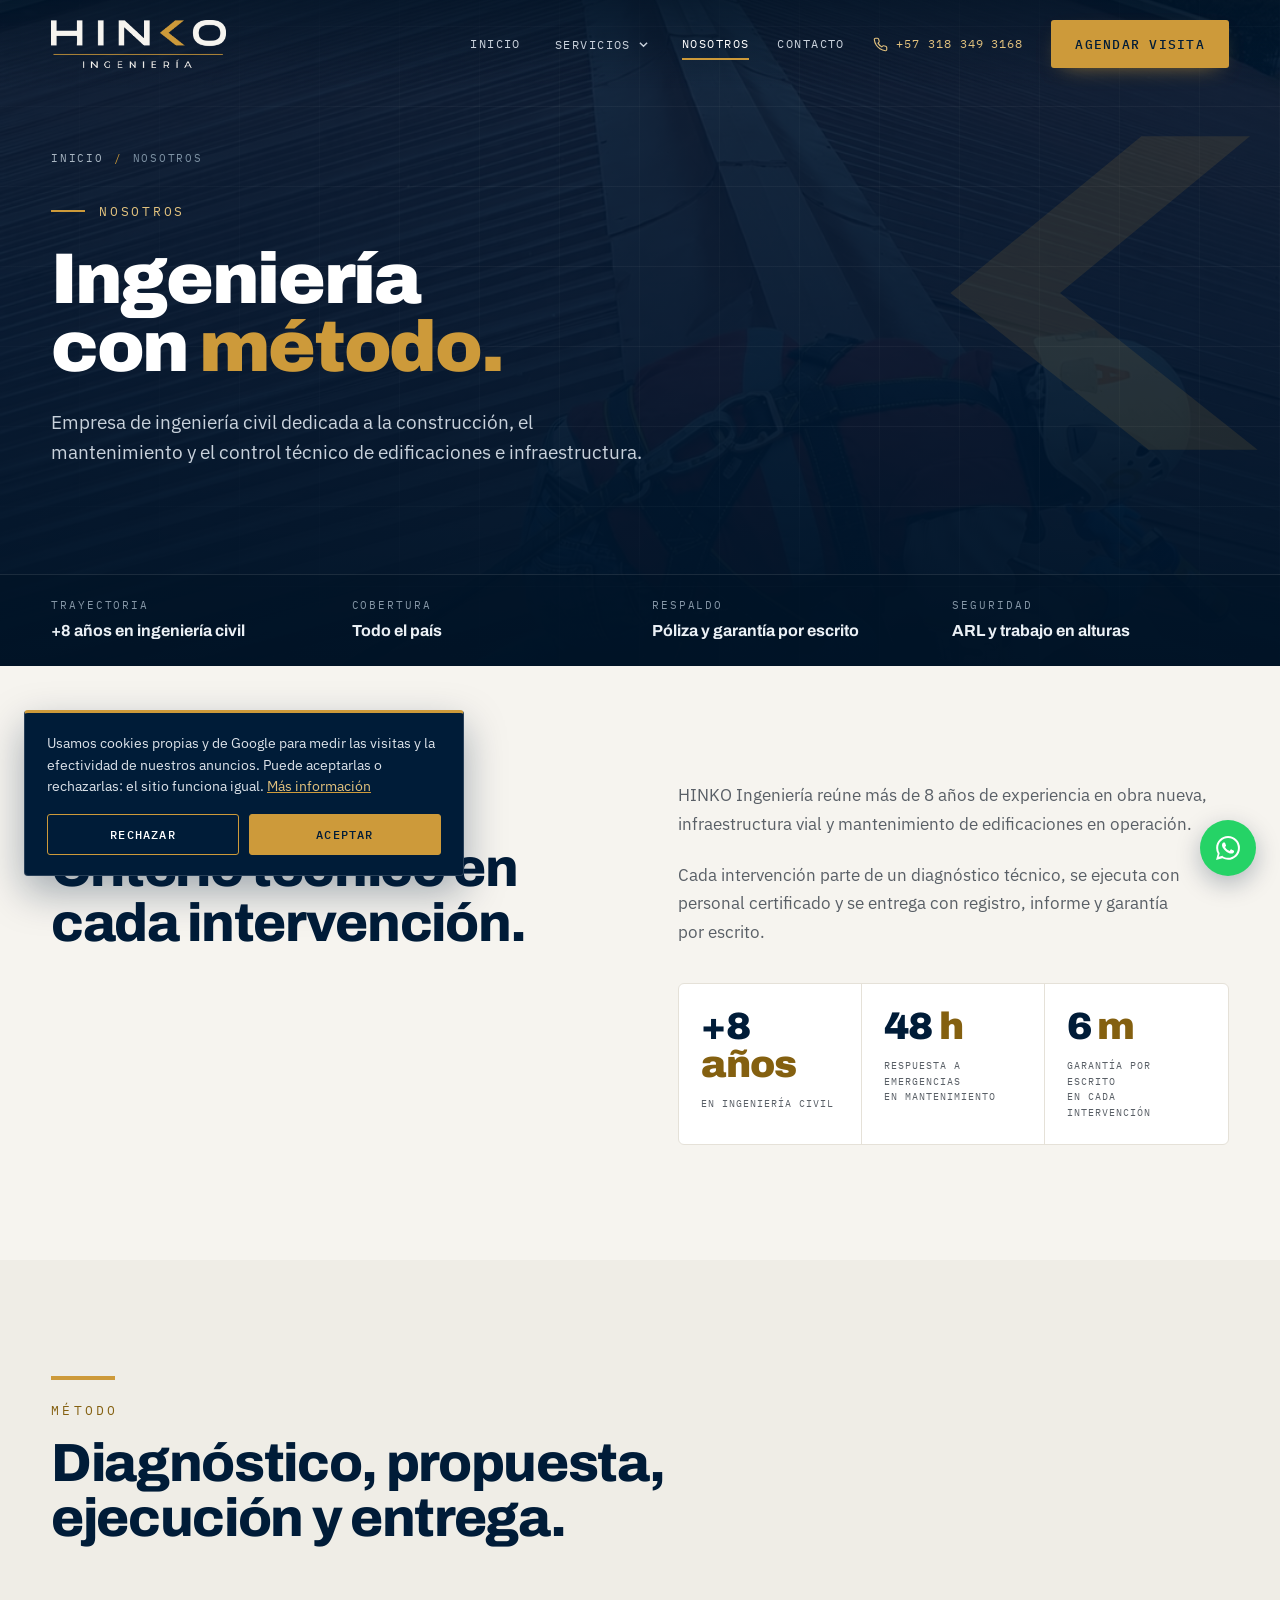
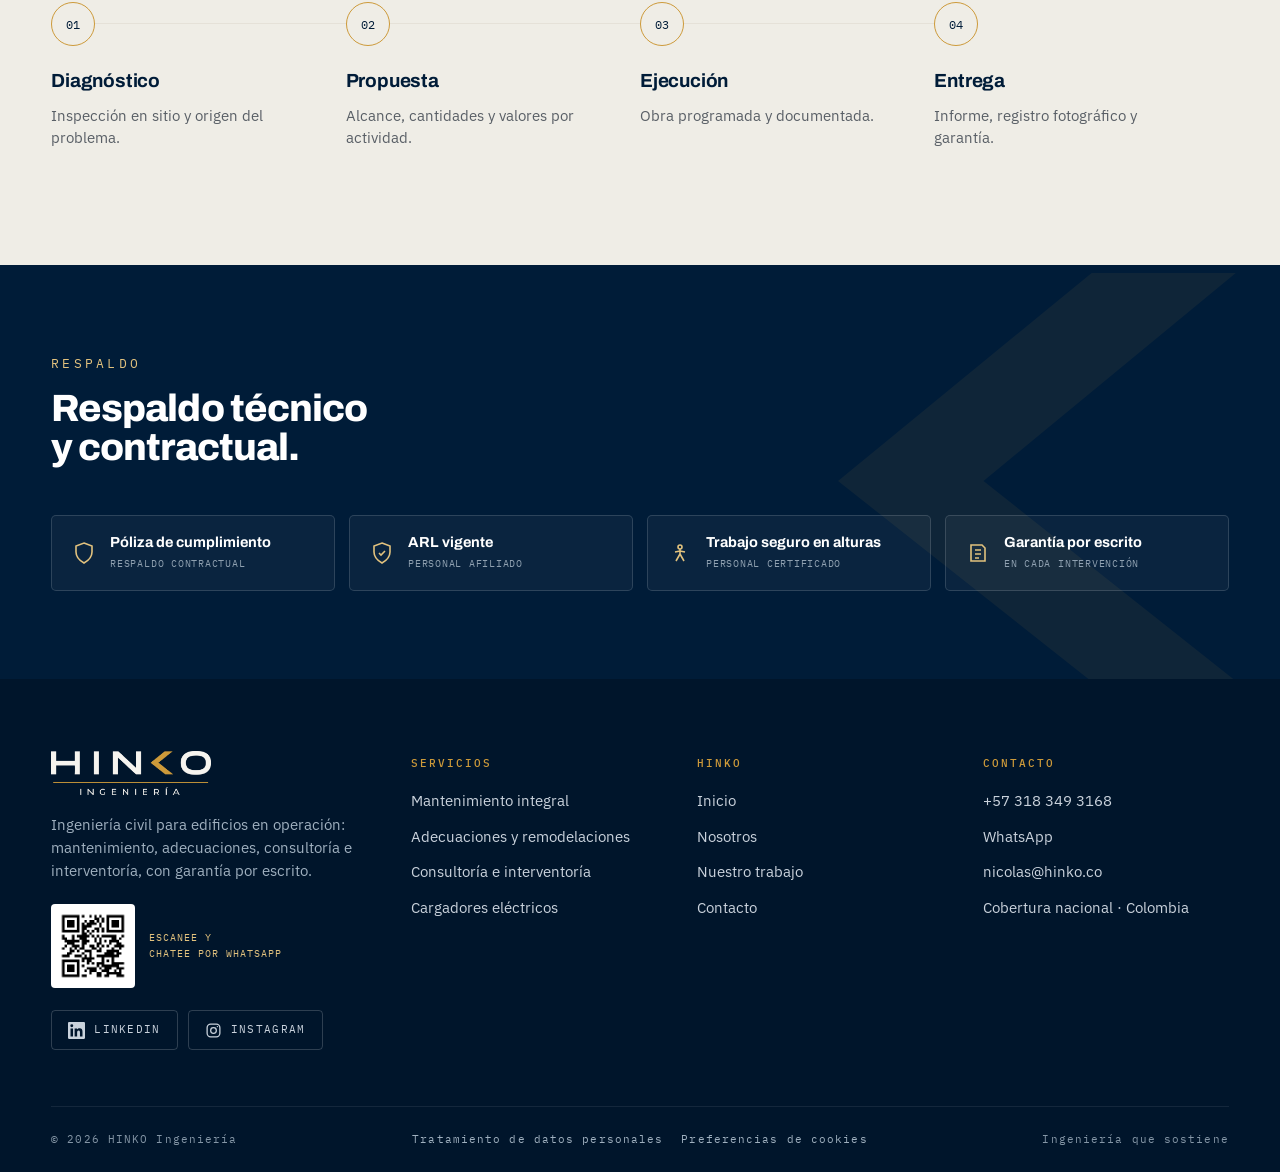
<file: nosotros.html>
<!DOCTYPE html>
<html lang="es-CO">
<head>
<!-- Consentimiento de cookies (Google Consent Mode v2): mientras el visitante no acepte, las etiquetas de Google no guardan cookies de medición ni de publicidad. La decisión la guarda site.js. -->
<script>window.dataLayer=window.dataLayer||[];function gtag(){dataLayer.push(arguments);}
(function(){var v='denied';try{var c=JSON.parse(localStorage.getItem('hk_cookies')||'null');if(c&&c.v==='aceptadas'&&Date.now()-c.t<31536e6)v='granted';}catch(e){}
gtag('consent','default',{analytics_storage:v,ad_storage:v,ad_user_data:v,ad_personalization:v,functionality_storage:'granted',security_storage:'granted',wait_for_update:500});
gtag('set','ads_data_redaction',true);})();</script>
<!-- Google Tag Manager -->
<script>(function(w,d,s,l,i){w[l]=w[l]||[];w[l].push({'gtm.start':
new Date().getTime(),event:'gtm.js'});var f=d.getElementsByTagName(s)[0],
j=d.createElement(s),dl=l!='dataLayer'?'&l='+l:'';j.async=true;j.src=
'https://www.googletagmanager.com/gtm.js?id='+i+dl;f.parentNode.insertBefore(j,f);
})(window,document,'script','dataLayer','GTM-K29SRNGT');</script>
<!-- End Google Tag Manager -->
<meta charset="UTF-8" />
<meta name="viewport" content="width=device-width, initial-scale=1" />
<title>Nosotros | HINKO Ingeniería</title>
<meta name="description" content="HINKO Ingeniería: empresa de ingeniería civil con más de 8 años de experiencia en edificaciones, infraestructura y mantenimiento de edificios en todo el país." />
<link rel="canonical" href="https://hinko.co/nosotros" />
<meta property="og:type" content="website" />
<meta property="og:locale" content="es_CO" />
<meta property="og:site_name" content="HINKO Ingeniería" />
<meta property="og:title" content="Nosotros | HINKO Ingeniería" />
<meta property="og:description" content="HINKO Ingeniería: empresa de ingeniería civil con más de 8 años de experiencia en edificaciones, infraestructura y mantenimiento de edificios en todo el país." />
<meta property="og:url" content="https://hinko.co/nosotros" />
<meta property="og:image" content="https://hinko.co/img/edificio.jpg" />
<meta name="theme-color" content="#001C38" />
<link rel="icon" href="assets/favicon.png" />
<link rel="preconnect" href="https://fonts.googleapis.com" />
<link rel="preconnect" href="https://fonts.gstatic.com" crossorigin />
<link href="https://fonts.googleapis.com/css2?family=Archivo:wght@400;500;600;700;800;900&family=IBM+Plex+Mono:wght@400;500&family=IBM+Plex+Sans:wght@300;400;500;600&display=swap" rel="stylesheet" />
<link rel="stylesheet" href="brand.css" />
<link rel="stylesheet" href="site.css" />
<script type="application/ld+json">{"@context": "https://schema.org", "@type": "AboutPage", "name": "Nosotros — HINKO Ingeniería", "url": "https://hinko.co/nosotros", "about": {"@type": "Organization", "sameAs": ["https://www.linkedin.com/company/hinkoingenieria/", "https://www.instagram.com/hinkoingenieria/"], "name": "HINKO Ingeniería", "url": "https://hinko.co/", "logo": "https://hinko.co/assets/logo-primary.png", "telephone": "+57 318 349 3168", "email": "nicolas@hinko.co", "areaServed": {"@type": "Country", "name": "Colombia"}}}</script>
</head>

<body>
<!-- Google Tag Manager (noscript) -->
<noscript><iframe src="https://www.googletagmanager.com/ns.html?id=GTM-K29SRNGT"
height="0" width="0" style="display:none;visibility:hidden"></iframe></noscript>
<!-- End Google Tag Manager (noscript) -->
<header class="nav" id="nav"><div class="wrap row">
  <a class="logo" href="/" aria-label="HINKO Ingeniería — Inicio"><img src="assets/logo-knockout.png" alt="HINKO Ingeniería" /></a>
  <nav><ul>
    <li><a href="/">Inicio</a></li>
    <li class="dd"><button class="ddb" aria-haspopup="true">Servicios <svg viewBox="0 0 10 10" fill="none" stroke="currentColor" stroke-width="1.6" aria-hidden="true"><path d="M1 3l4 4 4-4"/></svg></button><div class="ddm"><div class="in"><a href="/mantenimiento-integral"><span class="n">01</span><b>Mantenimiento integral</b><span>Preventivo y correctivo para edificios en operación</span></a><a href="/adecuaciones-remodelaciones"><span class="n">02</span><b>Adecuaciones y remodelaciones</b><span>Oficinas y locales, sin frenar la operación</span></a><a href="/consultoria-interventoria"><span class="n">03</span><b>Consultoría e interventoría</b><span>Conceptos técnicos y respaldo jurídico</span></a><a href="/cargadores-electricos"><span class="n">04</span><b>Cargadores eléctricos</b><span>Diagnóstico y acompañamiento en su edificio</span></a></div></div></li>
    <li><a href="/nosotros" class="on">Nosotros</a></li>
    <li><a href="/contacto">Contacto</a></li>
  </ul>
  <a class="tel" href="tel:+573183493168" data-ev="call"><svg viewBox="0 0 24 24" fill="none" stroke="currentColor" stroke-width="1.8" stroke-linecap="round" stroke-linejoin="round" aria-hidden="true"><path d="M22 16.9v3a2 2 0 0 1-2.2 2 19.8 19.8 0 0 1-8.6-3.1 19.5 19.5 0 0 1-6-6A19.8 19.8 0 0 1 2.1 4.2 2 2 0 0 1 4.1 2h3a2 2 0 0 1 2 1.7c.1.9.4 1.8.7 2.7a2 2 0 0 1-.5 2.1L8 9.8a16 16 0 0 0 6 6l1.3-1.3a2 2 0 0 1 2.1-.4c.9.3 1.8.6 2.7.7a2 2 0 0 1 1.7 2z"/></svg>+57 318 349 3168</a>
  <a class="btn" href="/contacto#agendar" data-ev="agendar_click">Agendar visita</a>
  <button class="menu-toggle" id="menuToggle" aria-label="Menú" aria-expanded="false"><span></span><span></span><span></span></button>
  </nav>
</div></header>
<div id="mobile-menu"><a class="lnk" href="/">Inicio</a><div class="mk">Servicios</div><a class="lnk sub" href="/mantenimiento-integral">Mantenimiento integral</a><a class="lnk sub" href="/adecuaciones-remodelaciones">Adecuaciones y remodelaciones</a><a class="lnk sub" href="/consultoria-interventoria">Consultoría e interventoría</a><a class="lnk sub" href="/cargadores-electricos">Cargadores eléctricos</a><div class="mk">HINKO</div><a class="lnk" href="/nosotros">Nosotros</a><a class="lnk" href="/contacto">Contacto</a><a class="btn" href="/contacto#agendar" data-ev="agendar_click">Agendar visita técnica <span class="ar">→</span></a></div>


<section class="hero short" style="padding:0">
<img class="bg" src="img/cubierta-durante.jpg" alt="" style="object-position:50% 45%" />
<div class="ov"></div><div class="grid"></div>
<svg class="chev-bg" viewBox="0 0 100 100" aria-hidden="true"><path d="M57.3 19.4 L78.5 19.4 L41.4 50 L80 80.6 L58.7 80.6 L20 50 Z" fill="#CD9A3A"/></svg>
<div class="wrap inner">
<div class="crumb anim a1"><a href="/">Inicio</a><i>/</i><span>Nosotros</span></div>
<div class="kick anim a1">Nosotros</div>
<h1 class="anim a2">Ingeniería con <em>método.</em></h1>
<p class="sub anim a3">Empresa de ingeniería civil dedicada a la construcción, el mantenimiento y el control técnico de edificaciones e infraestructura.</p>

</div>
<div class="facts anim a5"><div class="wrap row"><div><div class="l">Trayectoria</div><div class="v">+8 años en ingeniería civil</div></div><div><div class="l">Cobertura</div><div class="v">Todo el país</div></div><div><div class="l">Respaldo</div><div class="v">Póliza y garantía por escrito</div></div><div><div class="l">Seguridad</div><div class="v">ARL y trabajo en alturas</div></div></div></div>
</section>


<section id="historia">
<div class="wrap two">
<div class="reveal"><div class="rule"></div><div class="kicker">Perfil</div><h2 class="sec">Criterio técnico en cada intervención.</h2></div>
<div class="reveal d1">
<p class="body-lg" style="margin-top:0">HINKO Ingeniería reúne más de 8 años de experiencia en obra nueva, infraestructura vial y mantenimiento de edificaciones en operación.</p>
<p class="body-lg">Cada intervención parte de un diagnóstico técnico, se ejecuta con personal certificado y se entrega con registro, informe y garantía por escrito.</p>
<div class="stats"><div class="st"><div class="big">+8 <em>años</em></div><div class="lb">En ingeniería civil</div></div><div class="st"><div class="big">48 <em>h</em></div><div class="lb">Respuesta a emergencias<br />en mantenimiento</div></div><div class="st"><div class="big">6 <em>m</em></div><div class="lb">Garantía por escrito<br />en cada intervención</div></div></div>
</div>
</div>
</section>

<section class="alt" id="metodo">
<div class="wrap">
<div class="shead reveal"><div><div class="rule"></div><div class="kicker">Método</div><h2 class="sec">Diagnóstico, propuesta, ejecución y entrega.</h2></div></div>
<div class="steps">
<div class="s reveal"><div class="sn">01</div><b>Diagnóstico</b><span>Inspección en sitio y origen del problema.</span></div>
<div class="s reveal d1"><div class="sn">02</div><b>Propuesta</b><span>Alcance, cantidades y valores por actividad.</span></div>
<div class="s reveal d2"><div class="sn">03</div><b>Ejecución</b><span>Obra programada y documentada.</span></div>
<div class="s reveal d3"><div class="sn">04</div><b>Entrega</b><span>Informe, registro fotográfico y garantía.</span></div>
</div>
</div>
</section>


<section class="why" id="respaldo" style="padding-block:clamp(56px,7vw,88px)">
<svg class="glow" viewBox="0 0 100 100" aria-hidden="true"><path d="M57.3 19.4 L78.5 19.4 L41.4 50 L80 80.6 L58.7 80.6 L20 50 Z" fill="#CD9A3A"/></svg>
<div class="wrap">
<div class="reveal"><div class="kicker">Respaldo</div><h2 class="sec" style="font-size:clamp(26px,3vw,38px)">Respaldo técnico y contractual.</h2></div>
<div class="seals"><div class="seal reveal"><svg viewBox="0 0 24 24" fill="none" stroke="currentColor" stroke-width="1.6" aria-hidden="true"><path d="M12 2l8 3v6c0 5-3.5 8.5-8 11-4.5-2.5-8-6-8-11V5l8-3z"/></svg><div><b>Póliza de cumplimiento</b><span>Respaldo contractual</span></div></div><div class="seal reveal d1"><svg viewBox="0 0 24 24" fill="none" stroke="currentColor" stroke-width="1.6" aria-hidden="true"><path d="M12 2l8 3v6c0 5-3.5 8.5-8 11-4.5-2.5-8-6-8-11V5l8-3z"/><path d="M9 12l2 2 4-4"/></svg><div><b>ARL vigente</b><span>Personal afiliado</span></div></div><div class="seal reveal d2"><svg viewBox="0 0 24 24" fill="none" stroke="currentColor" stroke-width="1.6" aria-hidden="true"><circle cx="12" cy="6" r="2"/><path d="M12 8v5m0 0l-4 7m4-7l4 7M7 11l5-1 5 1"/></svg><div><b>Trabajo seguro en alturas</b><span>Personal certificado</span></div></div><div class="seal reveal d3"><svg viewBox="0 0 24 24" fill="none" stroke="currentColor" stroke-width="1.6" aria-hidden="true"><path d="M5 4h11l3 3v13H5z"/><path d="M9 9h6M9 13h6M9 17h4"/></svg><div><b>Garantía por escrito</b><span>En cada intervención</span></div></div></div>
</div>
</section>

<footer class="foot"><div class="wrap"><div class="top">
  <div><img src="assets/logo-knockout.png" alt="HINKO Ingeniería" /><p>Ingeniería civil para edificios en operación: mantenimiento, adecuaciones, consultoría e interventoría, con garantía por escrito.</p>
    <div class="qr-mini"><img src="img/qr-whatsapp.png" alt="Código QR para escribir a HINKO por WhatsApp" /><span>Escanee y<br />chatee por WhatsApp</span></div>
    <div class="social"><a href="https://www.linkedin.com/company/hinkoingenieria/" target="_blank" rel="noopener noreferrer" data-ev="linkedin" aria-label="HINKO Ingeniería en LinkedIn"><svg viewBox="0 0 24 24" fill="currentColor" aria-hidden="true"><path d="M20.45 20.45h-3.56v-5.57c0-1.33-.03-3.04-1.85-3.04-1.86 0-2.14 1.45-2.14 2.94v5.67H9.35V9h3.41v1.56h.05c.48-.9 1.64-1.85 3.37-1.85 3.6 0 4.27 2.37 4.27 5.46v6.28zM5.34 7.43a2.06 2.06 0 1 1 0-4.13 2.06 2.06 0 0 1 0 4.13zM7.12 20.45H3.56V9h3.56v11.45zM22.22 0H1.77C.79 0 0 .77 0 1.73v20.54C0 23.23.79 24 1.77 24h20.45c.98 0 1.78-.77 1.78-1.73V1.73C24 .77 23.2 0 22.22 0z"/></svg><span>LinkedIn</span></a><a href="https://www.instagram.com/hinkoingenieria/" target="_blank" rel="noopener noreferrer" data-ev="instagram" aria-label="HINKO Ingeniería en Instagram"><svg viewBox="0 0 24 24" fill="none" stroke="currentColor" stroke-width="1.8" stroke-linecap="round" stroke-linejoin="round" aria-hidden="true"><rect x="3" y="3" width="18" height="18" rx="5"/><circle cx="12" cy="12" r="4"/><circle cx="17.5" cy="6.5" r="1" fill="currentColor" stroke="none"/></svg><span>Instagram</span></a></div></div>
  <div><h4>Servicios</h4><ul><li><a href="/mantenimiento-integral">Mantenimiento integral</a></li><li><a href="/adecuaciones-remodelaciones">Adecuaciones y remodelaciones</a></li><li><a href="/consultoria-interventoria">Consultoría e interventoría</a></li><li><a href="/cargadores-electricos">Cargadores eléctricos</a></li></ul></div>
  <div><h4>HINKO</h4><ul><li><a href="/">Inicio</a></li><li><a href="/nosotros">Nosotros</a></li><li><a href="/#trabajo">Nuestro trabajo</a></li><li><a href="/contacto">Contacto</a></li></ul></div>
  <div><h4>Contacto</h4><ul><li><a href="tel:+573183493168" data-ev="call">+57 318 349 3168</a></li><li><a href="https://wa.me/573183493168?text=Hola%20HINKO%2C%20quisiera%20informaci%C3%B3n%20sobre%20sus%20servicios." target="_blank" rel="noopener" data-ev="whatsapp">WhatsApp</a></li><li><a href="mailto:nicolas@hinko.co">nicolas@hinko.co</a></li><li><a href="/contacto">Cobertura nacional · Colombia</a></li></ul></div>
</div>
<div class="bottom"><span>© 2026 HINKO Ingeniería</span><span class="legal"><a href="/tratamiento-de-datos">Tratamiento de datos personales</a><button type="button" class="ck-open">Preferencias de cookies</button></span><span>Ingeniería que sostiene</span></div></div></footer>
<a class="wa-float" href="https://wa.me/573183493168?text=Hola%20HINKO%2C%20quisiera%20informaci%C3%B3n%20sobre%20sus%20servicios." target="_blank" rel="noopener" data-ev="whatsapp" aria-label="Escríbanos por WhatsApp"><svg viewBox="0 0 24 24" fill="currentColor" aria-hidden="true"><path d="M.057 24l1.687-6.163a11.867 11.867 0 0 1-1.587-5.946C.16 5.335 5.495 0 12.05 0a11.82 11.82 0 0 1 8.413 3.488 11.82 11.82 0 0 1 3.48 8.414c-.003 6.557-5.338 11.892-11.893 11.892a11.9 11.9 0 0 1-5.688-1.448L.057 24zm6.597-3.807c1.676.995 3.276 1.591 5.392 1.592 5.448 0 9.886-4.434 9.889-9.885.002-5.462-4.415-9.89-9.881-9.892-5.452 0-9.887 4.434-9.889 9.884a9.86 9.86 0 0 0 1.515 5.26l-.999 3.648 3.973-1.045zm11.387-5.464c-.074-.124-.272-.198-.57-.347-.297-.149-1.758-.868-2.031-.967-.272-.099-.47-.149-.669.149-.198.297-.768.967-.941 1.165-.173.198-.347.223-.644.074-.297-.149-1.255-.462-2.39-1.475-.883-.788-1.48-1.761-1.653-2.059-.173-.297-.018-.458.13-.606.134-.133.297-.347.446-.521.151-.172.2-.296.3-.495.099-.198.05-.372-.025-.521-.075-.148-.669-1.611-.916-2.206-.242-.579-.487-.501-.669-.51l-.57-.01c-.198 0-.52.074-.792.372s-1.04 1.016-1.04 2.479 1.065 2.876 1.213 3.074c.149.198 2.095 3.2 5.076 4.487.709.306 1.263.489 1.694.626.712.226 1.36.194 1.872.118.571-.085 1.758-.719 2.006-1.413.248-.695.248-1.29.173-1.414z"/></svg><span>Escríbanos por WhatsApp</span></a>
<div class="abar"><a href="tel:+573183493168" data-ev="call"><svg viewBox="0 0 24 24" fill="none" stroke="currentColor" stroke-width="1.8" stroke-linecap="round" stroke-linejoin="round" aria-hidden="true"><path d="M22 16.9v3a2 2 0 0 1-2.2 2 19.8 19.8 0 0 1-8.6-3.1 19.5 19.5 0 0 1-6-6A19.8 19.8 0 0 1 2.1 4.2 2 2 0 0 1 4.1 2h3a2 2 0 0 1 2 1.7c.1.9.4 1.8.7 2.7a2 2 0 0 1-.5 2.1L8 9.8a16 16 0 0 0 6 6l1.3-1.3a2 2 0 0 1 2.1-.4c.9.3 1.8.6 2.7.7a2 2 0 0 1 1.7 2z"/></svg>Llamar</a><a href="https://wa.me/573183493168?text=Hola%20HINKO%2C%20quisiera%20informaci%C3%B3n%20sobre%20sus%20servicios." target="_blank" rel="noopener" data-ev="whatsapp"><svg viewBox="0 0 24 24" fill="currentColor" aria-hidden="true"><path d="M.057 24l1.687-6.163a11.867 11.867 0 0 1-1.587-5.946C.16 5.335 5.495 0 12.05 0a11.82 11.82 0 0 1 8.413 3.488 11.82 11.82 0 0 1 3.48 8.414c-.003 6.557-5.338 11.892-11.893 11.892a11.9 11.9 0 0 1-5.688-1.448L.057 24zm6.597-3.807c1.676.995 3.276 1.591 5.392 1.592 5.448 0 9.886-4.434 9.889-9.885.002-5.462-4.415-9.89-9.881-9.892-5.452 0-9.887 4.434-9.889 9.884a9.86 9.86 0 0 0 1.515 5.26l-.999 3.648 3.973-1.045zm11.387-5.464c-.074-.124-.272-.198-.57-.347-.297-.149-1.758-.868-2.031-.967-.272-.099-.47-.149-.669.149-.198.297-.768.967-.941 1.165-.173.198-.347.223-.644.074-.297-.149-1.255-.462-2.39-1.475-.883-.788-1.48-1.761-1.653-2.059-.173-.297-.018-.458.13-.606.134-.133.297-.347.446-.521.151-.172.2-.296.3-.495.099-.198.05-.372-.025-.521-.075-.148-.669-1.611-.916-2.206-.242-.579-.487-.501-.669-.51l-.57-.01c-.198 0-.52.074-.792.372s-1.04 1.016-1.04 2.479 1.065 2.876 1.213 3.074c.149.198 2.095 3.2 5.076 4.487.709.306 1.263.489 1.694.626.712.226 1.36.194 1.872.118.571-.085 1.758-.719 2.006-1.413.248-.695.248-1.29.173-1.414z"/></svg>WhatsApp</a><a href="/contacto#agendar" data-ev="agendar_click"><svg viewBox="0 0 24 24" fill="none" stroke="currentColor" stroke-width="1.8" stroke-linecap="round" aria-hidden="true"><rect x="3" y="5" width="18" height="16" rx="2"/><path d="M3 10h18M8 3v4M16 3v4"/></svg>Agendar visita</a></div>
<script src="site.js" defer></script>
</body>
</html>
</file>
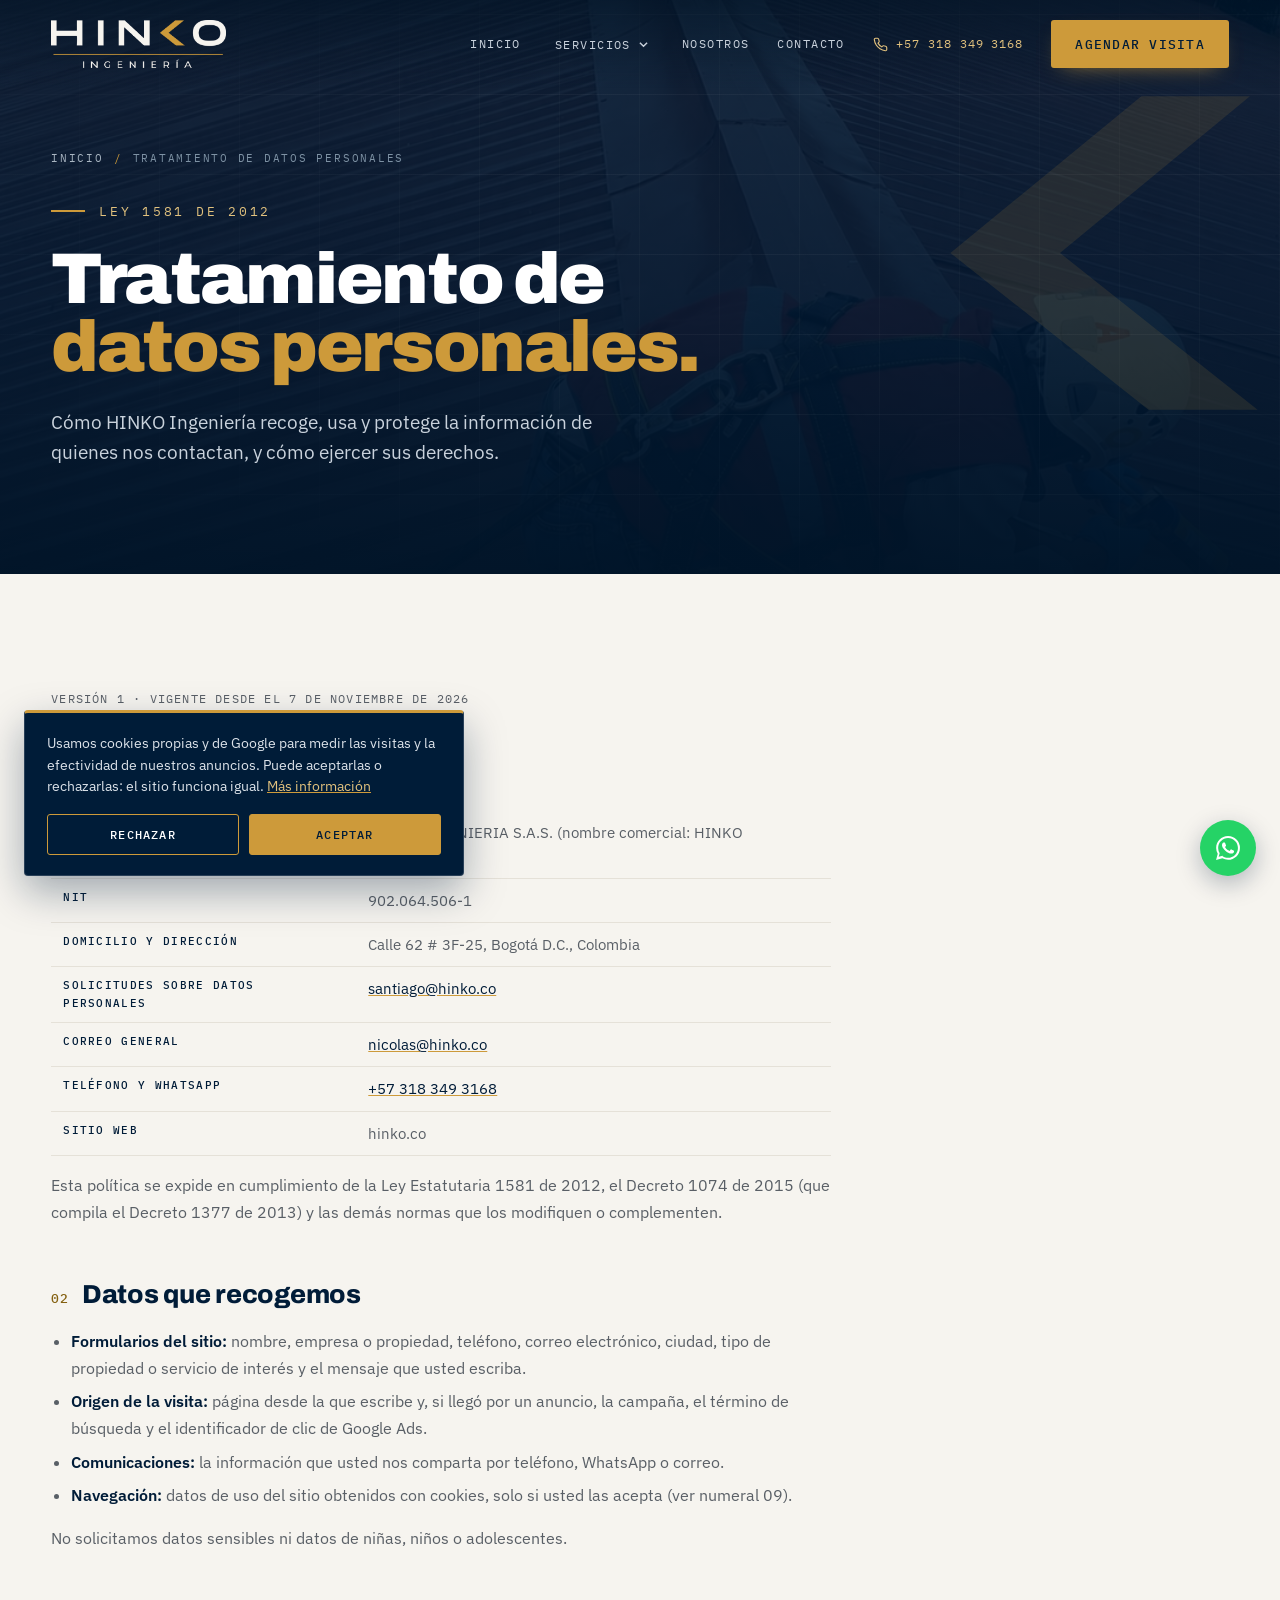
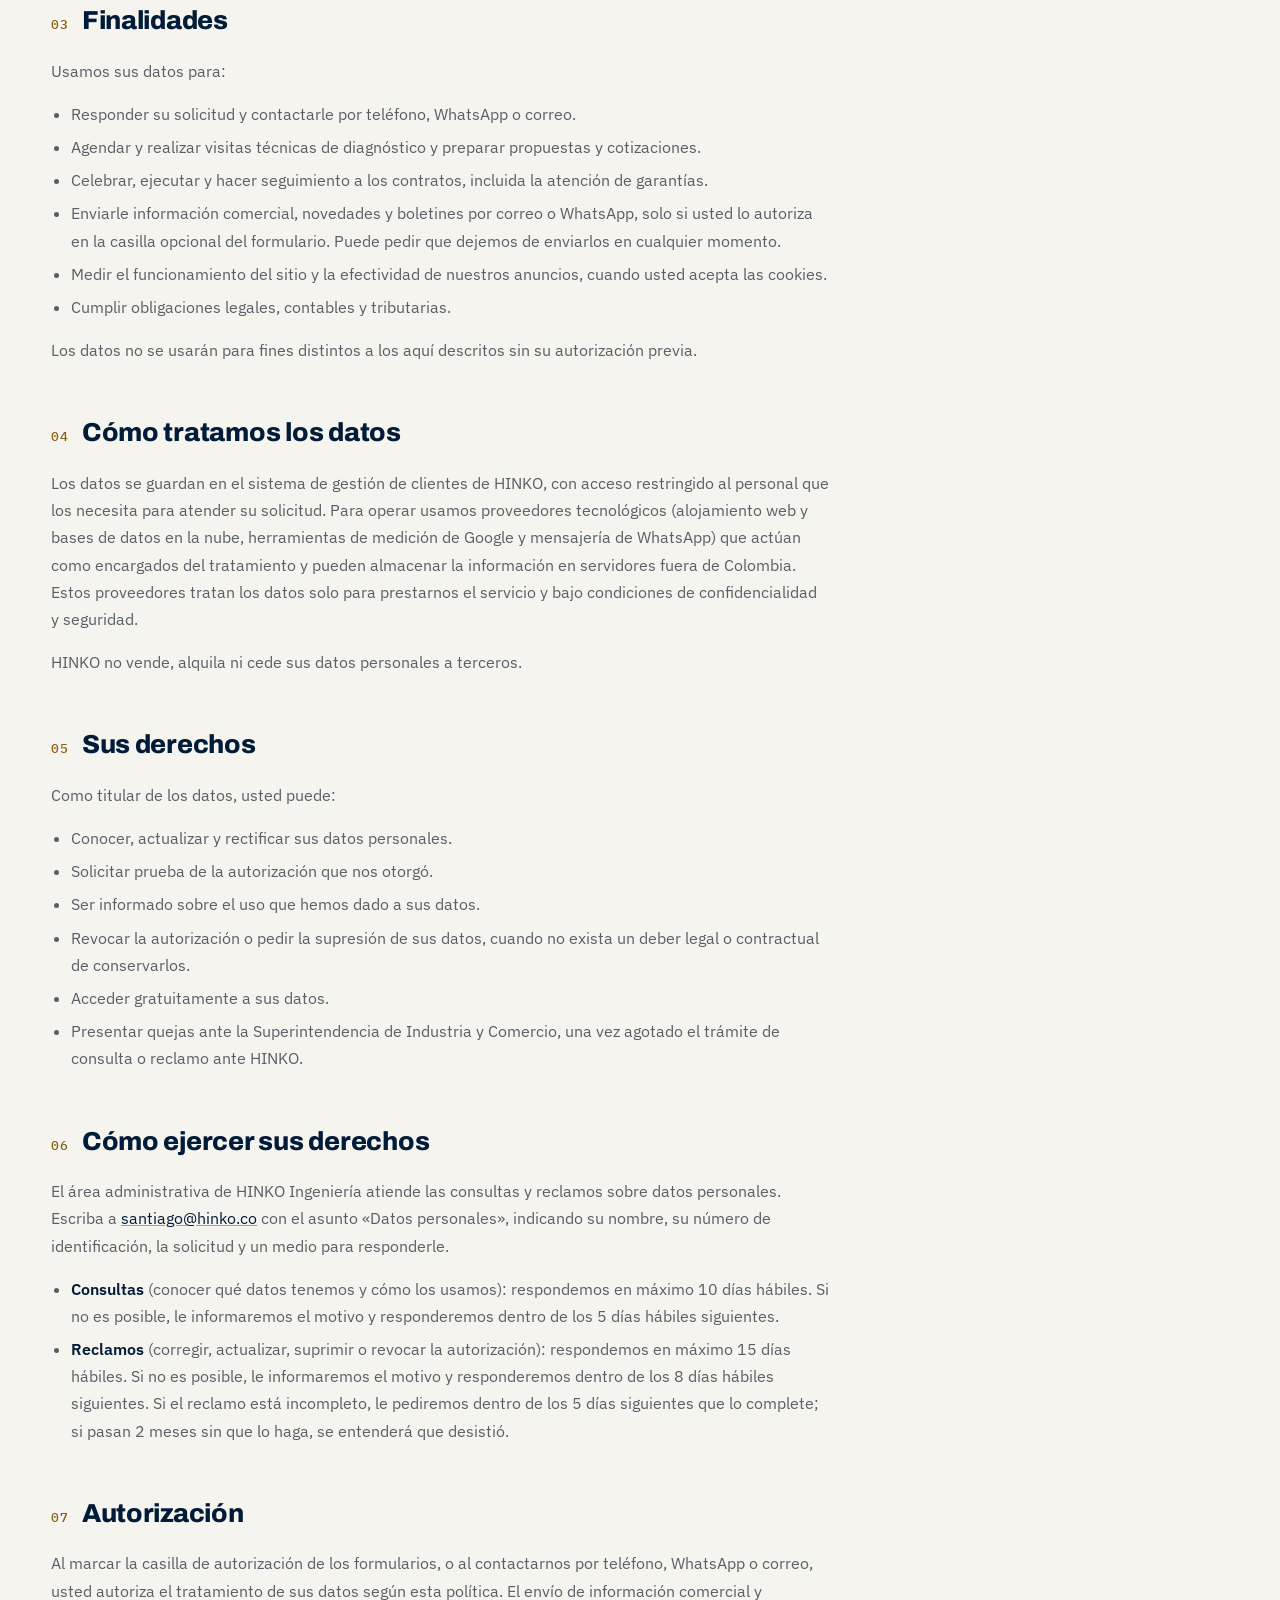
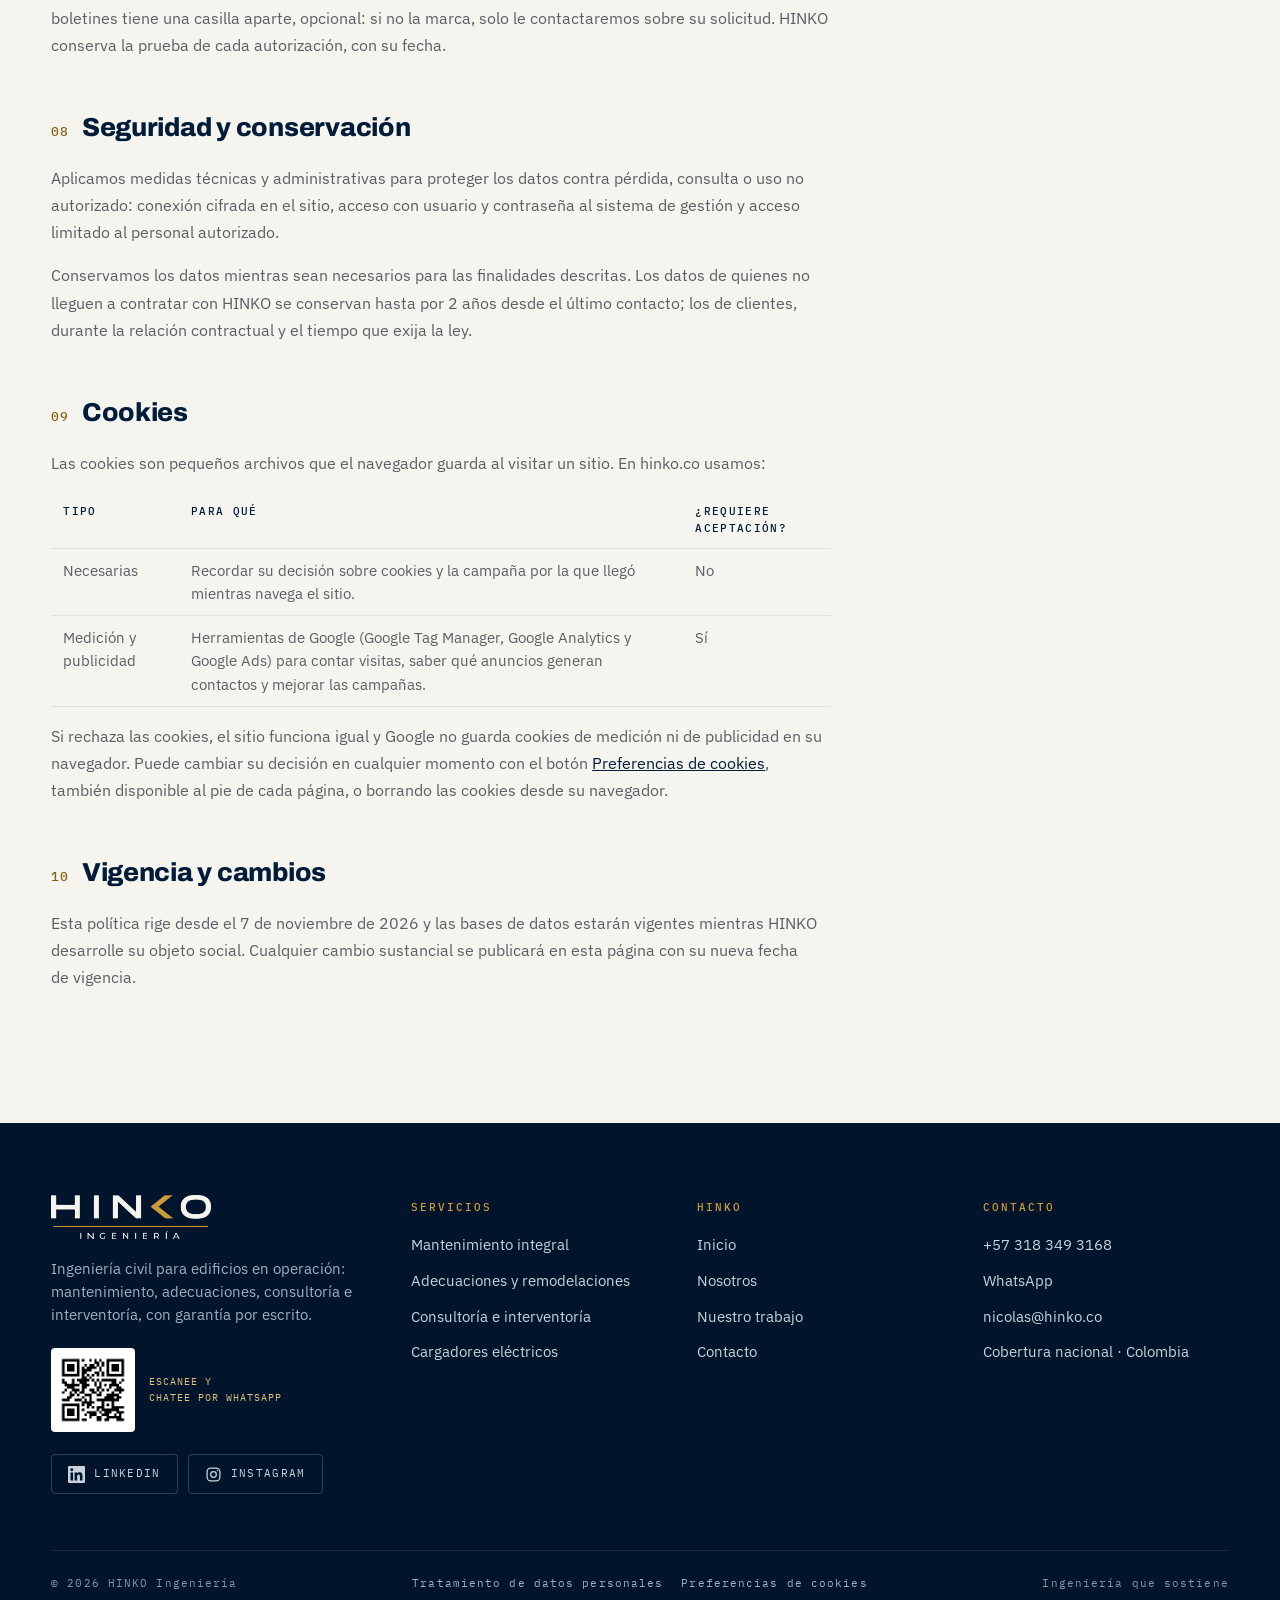
<file: tratamiento-de-datos.html>
<!DOCTYPE html>
<html lang="es-CO">
<head>
<!-- Consentimiento de cookies (Google Consent Mode v2): mientras el visitante no acepte, las etiquetas de Google no guardan cookies de medición ni de publicidad. La decisión la guarda site.js. -->
<script>window.dataLayer=window.dataLayer||[];function gtag(){dataLayer.push(arguments);}
(function(){var v='denied';try{var c=JSON.parse(localStorage.getItem('hk_cookies')||'null');if(c&&c.v==='aceptadas'&&Date.now()-c.t<31536e6)v='granted';}catch(e){}
gtag('consent','default',{analytics_storage:v,ad_storage:v,ad_user_data:v,ad_personalization:v,functionality_storage:'granted',security_storage:'granted',wait_for_update:500});
gtag('set','ads_data_redaction',true);})();</script>
<!-- Google Tag Manager -->
<script>(function(w,d,s,l,i){w[l]=w[l]||[];w[l].push({'gtm.start':
new Date().getTime(),event:'gtm.js'});var f=d.getElementsByTagName(s)[0],
j=d.createElement(s),dl=l!='dataLayer'?'&l='+l:'';j.async=true;j.src=
'https://www.googletagmanager.com/gtm.js?id='+i+dl;f.parentNode.insertBefore(j,f);
})(window,document,'script','dataLayer','GTM-K29SRNGT');</script>
<!-- End Google Tag Manager -->
<meta charset="UTF-8" />
<meta name="viewport" content="width=device-width, initial-scale=1" />
<title>Tratamiento de datos personales | HINKO Ingeniería</title>
<meta name="description" content="Política de tratamiento de datos personales y de cookies de HINKO Ingeniería, conforme a la Ley 1581 de 2012: finalidades, derechos del titular y cómo ejercerlos." />
<link rel="canonical" href="https://hinko.co/tratamiento-de-datos" />
<meta property="og:type" content="website" />
<meta property="og:locale" content="es_CO" />
<meta property="og:site_name" content="HINKO Ingeniería" />
<meta property="og:title" content="Tratamiento de datos personales | HINKO Ingeniería" />
<meta property="og:description" content="Política de tratamiento de datos personales y de cookies de HINKO Ingeniería, conforme a la Ley 1581 de 2012: finalidades, derechos del titular y cómo ejercerlos." />
<meta property="og:url" content="https://hinko.co/tratamiento-de-datos" />
<meta property="og:image" content="https://hinko.co/img/edificio.jpg" />
<meta name="theme-color" content="#001C38" />
<link rel="icon" href="assets/favicon.png" />
<link rel="preconnect" href="https://fonts.googleapis.com" />
<link rel="preconnect" href="https://fonts.gstatic.com" crossorigin />
<link href="https://fonts.googleapis.com/css2?family=Archivo:wght@400;500;600;700;800;900&family=IBM+Plex+Mono:wght@400;500&family=IBM+Plex+Sans:wght@300;400;500;600&display=swap" rel="stylesheet" />
<link rel="stylesheet" href="brand.css" />
<link rel="stylesheet" href="site.css" />
<script type="application/ld+json">{"@context": "https://schema.org", "@type": "WebPage", "name": "Tratamiento de datos personales — HINKO Ingeniería", "url": "https://hinko.co/tratamiento-de-datos", "publisher": {"@type": "Organization", "sameAs": ["https://www.linkedin.com/company/hinkoingenieria/", "https://www.instagram.com/hinkoingenieria/"], "name": "HINKO Ingeniería", "legalName": "HINKO INGENIERIA S.A.S.", "taxID": "902064506-1", "url": "https://hinko.co/"}}</script>
</head>

<body>
<!-- Google Tag Manager (noscript) -->
<noscript><iframe src="https://www.googletagmanager.com/ns.html?id=GTM-K29SRNGT"
height="0" width="0" style="display:none;visibility:hidden"></iframe></noscript>
<!-- End Google Tag Manager (noscript) -->
<header class="nav" id="nav"><div class="wrap row">
  <a class="logo" href="/" aria-label="HINKO Ingeniería — Inicio"><img src="assets/logo-knockout.png" alt="HINKO Ingeniería" /></a>
  <nav><ul>
    <li><a href="/">Inicio</a></li>
    <li class="dd"><button class="ddb" aria-haspopup="true">Servicios <svg viewBox="0 0 10 10" fill="none" stroke="currentColor" stroke-width="1.6" aria-hidden="true"><path d="M1 3l4 4 4-4"/></svg></button><div class="ddm"><div class="in"><a href="/mantenimiento-integral"><span class="n">01</span><b>Mantenimiento integral</b><span>Preventivo y correctivo para edificios en operación</span></a><a href="/adecuaciones-remodelaciones"><span class="n">02</span><b>Adecuaciones y remodelaciones</b><span>Oficinas y locales, sin frenar la operación</span></a><a href="/consultoria-interventoria"><span class="n">03</span><b>Consultoría e interventoría</b><span>Conceptos técnicos y respaldo jurídico</span></a><a href="/cargadores-electricos"><span class="n">04</span><b>Cargadores eléctricos</b><span>Diagnóstico y acompañamiento en su edificio</span></a></div></div></li>
    <li><a href="/nosotros">Nosotros</a></li>
    <li><a href="/contacto">Contacto</a></li>
  </ul>
  <a class="tel" href="tel:+573183493168" data-ev="call"><svg viewBox="0 0 24 24" fill="none" stroke="currentColor" stroke-width="1.8" stroke-linecap="round" stroke-linejoin="round" aria-hidden="true"><path d="M22 16.9v3a2 2 0 0 1-2.2 2 19.8 19.8 0 0 1-8.6-3.1 19.5 19.5 0 0 1-6-6A19.8 19.8 0 0 1 2.1 4.2 2 2 0 0 1 4.1 2h3a2 2 0 0 1 2 1.7c.1.9.4 1.8.7 2.7a2 2 0 0 1-.5 2.1L8 9.8a16 16 0 0 0 6 6l1.3-1.3a2 2 0 0 1 2.1-.4c.9.3 1.8.6 2.7.7a2 2 0 0 1 1.7 2z"/></svg>+57 318 349 3168</a>
  <a class="btn" href="/contacto#agendar" data-ev="agendar_click">Agendar visita</a>
  <button class="menu-toggle" id="menuToggle" aria-label="Menú" aria-expanded="false"><span></span><span></span><span></span></button>
  </nav>
</div></header>
<div id="mobile-menu"><a class="lnk" href="/">Inicio</a><div class="mk">Servicios</div><a class="lnk sub" href="/mantenimiento-integral">Mantenimiento integral</a><a class="lnk sub" href="/adecuaciones-remodelaciones">Adecuaciones y remodelaciones</a><a class="lnk sub" href="/consultoria-interventoria">Consultoría e interventoría</a><a class="lnk sub" href="/cargadores-electricos">Cargadores eléctricos</a><div class="mk">HINKO</div><a class="lnk" href="/nosotros">Nosotros</a><a class="lnk" href="/contacto">Contacto</a><a class="btn" href="/contacto#agendar" data-ev="agendar_click">Agendar visita técnica <span class="ar">→</span></a></div>


<section class="hero short" style="padding:0">
<img class="bg" src="img/cubierta-durante.jpg" alt="" style="object-position:50% 45%" />
<div class="ov"></div><div class="grid"></div>
<svg class="chev-bg" viewBox="0 0 100 100" aria-hidden="true"><path d="M57.3 19.4 L78.5 19.4 L41.4 50 L80 80.6 L58.7 80.6 L20 50 Z" fill="#CD9A3A"/></svg>
<div class="wrap inner">
<div class="crumb anim a1"><a href="/">Inicio</a><i>/</i><span>Tratamiento de datos personales</span></div>
<div class="kick anim a1">Ley 1581 de 2012</div>
<h1 class="anim a2">Tratamiento de <em>datos personales.</em></h1>
<p class="sub anim a3">Cómo HINKO Ingeniería recoge, usa y protege la información de quienes nos contactan, y cómo ejercer sus derechos.</p>
</div>
</section>

<!-- Datos del responsable tomados del RUT (actualización del 3/06/2026). Si cambia el texto, actualizar la fecha de vigencia y POLITICA en site.js. -->
<section id="politica">
<div class="wrap">
<div class="doc">
<p class="meta">Versión 1 · Vigente desde el 7 de noviembre de 2026</p>

<h2><span class="n">01</span>Responsable del tratamiento</h2>
<table>
<tr><th>Razón social</th><td>HINKO INGENIERIA S.A.S. (nombre comercial: HINKO Ingeniería)</td></tr>
<tr><th>NIT</th><td>902.064.506-1</td></tr>
<tr><th>Domicilio y dirección</th><td>Calle 62 # 3F-25, Bogotá D.C., Colombia</td></tr>
<tr><th>Solicitudes sobre datos personales</th><td><a href="mailto:santiago@hinko.co">santiago@hinko.co</a></td></tr>
<tr><th>Correo general</th><td><a href="mailto:nicolas@hinko.co">nicolas@hinko.co</a></td></tr>
<tr><th>Teléfono y WhatsApp</th><td><a href="tel:+573183493168">+57 318 349 3168</a></td></tr>
<tr><th>Sitio web</th><td>hinko.co</td></tr>
</table>
<p>Esta política se expide en cumplimiento de la Ley Estatutaria 1581 de 2012, el Decreto 1074 de 2015 (que compila el Decreto 1377 de 2013) y las demás normas que los modifiquen o complementen.</p>

<h2><span class="n">02</span>Datos que recogemos</h2>
<ul>
<li><strong>Formularios del sitio:</strong> nombre, empresa o propiedad, teléfono, correo electrónico, ciudad, tipo de propiedad o servicio de interés y el mensaje que usted escriba.</li>
<li><strong>Origen de la visita:</strong> página desde la que escribe y, si llegó por un anuncio, la campaña, el término de búsqueda y el identificador de clic de Google Ads.</li>
<li><strong>Comunicaciones:</strong> la información que usted nos comparta por teléfono, WhatsApp o correo.</li>
<li><strong>Navegación:</strong> datos de uso del sitio obtenidos con cookies, solo si usted las acepta (ver numeral 09).</li>
</ul>
<p>No solicitamos datos sensibles ni datos de niñas, niños o adolescentes.</p>

<h2><span class="n">03</span>Finalidades</h2>
<p>Usamos sus datos para:</p>
<ul>
<li>Responder su solicitud y contactarle por teléfono, WhatsApp o correo.</li>
<li>Agendar y realizar visitas técnicas de diagnóstico y preparar propuestas y cotizaciones.</li>
<li>Celebrar, ejecutar y hacer seguimiento a los contratos, incluida la atención de garantías.</li>
<li>Enviarle información comercial, novedades y boletines por correo o WhatsApp, solo si usted lo autoriza en la casilla opcional del formulario. Puede pedir que dejemos de enviarlos en cualquier momento.</li>
<li>Medir el funcionamiento del sitio y la efectividad de nuestros anuncios, cuando usted acepta las cookies.</li>
<li>Cumplir obligaciones legales, contables y tributarias.</li>
</ul>
<p>Los datos no se usarán para fines distintos a los aquí descritos sin su autorización previa.</p>

<h2><span class="n">04</span>Cómo tratamos los datos</h2>
<p>Los datos se guardan en el sistema de gestión de clientes de HINKO, con acceso restringido al personal que los necesita para atender su solicitud. Para operar usamos proveedores tecnológicos (alojamiento web y bases de datos en la nube, herramientas de medición de Google y mensajería de WhatsApp) que actúan como encargados del tratamiento y pueden almacenar la información en servidores fuera de Colombia. Estos proveedores tratan los datos solo para prestarnos el servicio y bajo condiciones de confidencialidad y seguridad.</p>
<p>HINKO no vende, alquila ni cede sus datos personales a terceros.</p>

<h2><span class="n">05</span>Sus derechos</h2>
<p>Como titular de los datos, usted puede:</p>
<ul>
<li>Conocer, actualizar y rectificar sus datos personales.</li>
<li>Solicitar prueba de la autorización que nos otorgó.</li>
<li>Ser informado sobre el uso que hemos dado a sus datos.</li>
<li>Revocar la autorización o pedir la supresión de sus datos, cuando no exista un deber legal o contractual de conservarlos.</li>
<li>Acceder gratuitamente a sus datos.</li>
<li>Presentar quejas ante la Superintendencia de Industria y Comercio, una vez agotado el trámite de consulta o reclamo ante HINKO.</li>
</ul>

<h2><span class="n">06</span>Cómo ejercer sus derechos</h2>
<p>El área administrativa de HINKO Ingeniería atiende las consultas y reclamos sobre datos personales. Escriba a <a href="mailto:santiago@hinko.co">santiago@hinko.co</a> con el asunto «Datos personales», indicando su nombre, su número de identificación, la solicitud y un medio para responderle.</p>
<ul>
<li><strong>Consultas</strong> (conocer qué datos tenemos y cómo los usamos): respondemos en máximo 10 días hábiles. Si no es posible, le informaremos el motivo y responderemos dentro de los 5 días hábiles siguientes.</li>
<li><strong>Reclamos</strong> (corregir, actualizar, suprimir o revocar la autorización): respondemos en máximo 15 días hábiles. Si no es posible, le informaremos el motivo y responderemos dentro de los 8 días hábiles siguientes. Si el reclamo está incompleto, le pediremos dentro de los 5 días siguientes que lo complete; si pasan 2 meses sin que lo haga, se entenderá que desistió.</li>
</ul>

<h2><span class="n">07</span>Autorización</h2>
<p>Al marcar la casilla de autorización de los formularios, o al contactarnos por teléfono, WhatsApp o correo, usted autoriza el tratamiento de sus datos según esta política. El envío de información comercial y boletines tiene una casilla aparte, opcional: si no la marca, solo le contactaremos sobre su solicitud. HINKO conserva la prueba de cada autorización, con su fecha.</p>

<h2><span class="n">08</span>Seguridad y conservación</h2>
<p>Aplicamos medidas técnicas y administrativas para proteger los datos contra pérdida, consulta o uso no autorizado: conexión cifrada en el sitio, acceso con usuario y contraseña al sistema de gestión y acceso limitado al personal autorizado.</p>
<p>Conservamos los datos mientras sean necesarios para las finalidades descritas. Los datos de quienes no lleguen a contratar con HINKO se conservan hasta por 2 años desde el último contacto; los de clientes, durante la relación contractual y el tiempo que exija la ley.</p>

<h2 id="cookies"><span class="n">09</span>Cookies</h2>
<p>Las cookies son pequeños archivos que el navegador guarda al visitar un sitio. En hinko.co usamos:</p>
<table>
<tr><th>Tipo</th><th>Para qué</th><th>¿Requiere aceptación?</th></tr>
<tr><td>Necesarias</td><td>Recordar su decisión sobre cookies y la campaña por la que llegó mientras navega el sitio.</td><td>No</td></tr>
<tr><td>Medición y publicidad</td><td>Herramientas de Google (Google Tag Manager, Google Analytics y Google Ads) para contar visitas, saber qué anuncios generan contactos y mejorar las campañas.</td><td>Sí</td></tr>
</table>
<p>Si rechaza las cookies, el sitio funciona igual y Google no guarda cookies de medición ni de publicidad en su navegador. Puede cambiar su decisión en cualquier momento con el botón <button type="button" class="ck-open" style="font:inherit;color:var(--navy);text-decoration:underline;background:none;border:0;padding:0;cursor:pointer">Preferencias de cookies</button>, también disponible al pie de cada página, o borrando las cookies desde su navegador.</p>

<h2><span class="n">10</span>Vigencia y cambios</h2>
<p>Esta política rige desde el 7 de noviembre de 2026 y las bases de datos estarán vigentes mientras HINKO desarrolle su objeto social. Cualquier cambio sustancial se publicará en esta página con su nueva fecha de vigencia.</p>
</div>
</div>
</section>

<footer class="foot"><div class="wrap"><div class="top">
  <div><img src="assets/logo-knockout.png" alt="HINKO Ingeniería" /><p>Ingeniería civil para edificios en operación: mantenimiento, adecuaciones, consultoría e interventoría, con garantía por escrito.</p>
    <div class="qr-mini"><img src="img/qr-whatsapp.png" alt="Código QR para escribir a HINKO por WhatsApp" /><span>Escanee y<br />chatee por WhatsApp</span></div>
    <div class="social"><a href="https://www.linkedin.com/company/hinkoingenieria/" target="_blank" rel="noopener noreferrer" data-ev="linkedin" aria-label="HINKO Ingeniería en LinkedIn"><svg viewBox="0 0 24 24" fill="currentColor" aria-hidden="true"><path d="M20.45 20.45h-3.56v-5.57c0-1.33-.03-3.04-1.85-3.04-1.86 0-2.14 1.45-2.14 2.94v5.67H9.35V9h3.41v1.56h.05c.48-.9 1.64-1.85 3.37-1.85 3.6 0 4.27 2.37 4.27 5.46v6.28zM5.34 7.43a2.06 2.06 0 1 1 0-4.13 2.06 2.06 0 0 1 0 4.13zM7.12 20.45H3.56V9h3.56v11.45zM22.22 0H1.77C.79 0 0 .77 0 1.73v20.54C0 23.23.79 24 1.77 24h20.45c.98 0 1.78-.77 1.78-1.73V1.73C24 .77 23.2 0 22.22 0z"/></svg><span>LinkedIn</span></a><a href="https://www.instagram.com/hinkoingenieria/" target="_blank" rel="noopener noreferrer" data-ev="instagram" aria-label="HINKO Ingeniería en Instagram"><svg viewBox="0 0 24 24" fill="none" stroke="currentColor" stroke-width="1.8" stroke-linecap="round" stroke-linejoin="round" aria-hidden="true"><rect x="3" y="3" width="18" height="18" rx="5"/><circle cx="12" cy="12" r="4"/><circle cx="17.5" cy="6.5" r="1" fill="currentColor" stroke="none"/></svg><span>Instagram</span></a></div></div>
  <div><h4>Servicios</h4><ul><li><a href="/mantenimiento-integral">Mantenimiento integral</a></li><li><a href="/adecuaciones-remodelaciones">Adecuaciones y remodelaciones</a></li><li><a href="/consultoria-interventoria">Consultoría e interventoría</a></li><li><a href="/cargadores-electricos">Cargadores eléctricos</a></li></ul></div>
  <div><h4>HINKO</h4><ul><li><a href="/">Inicio</a></li><li><a href="/nosotros">Nosotros</a></li><li><a href="/#trabajo">Nuestro trabajo</a></li><li><a href="/contacto">Contacto</a></li></ul></div>
  <div><h4>Contacto</h4><ul><li><a href="tel:+573183493168" data-ev="call">+57 318 349 3168</a></li><li><a href="https://wa.me/573183493168?text=Hola%20HINKO%2C%20quisiera%20informaci%C3%B3n%20sobre%20sus%20servicios." target="_blank" rel="noopener" data-ev="whatsapp">WhatsApp</a></li><li><a href="mailto:nicolas@hinko.co">nicolas@hinko.co</a></li><li><a href="/contacto">Cobertura nacional · Colombia</a></li></ul></div>
</div>
<div class="bottom"><span>© 2026 HINKO Ingeniería</span><span class="legal"><a href="/tratamiento-de-datos">Tratamiento de datos personales</a><button type="button" class="ck-open">Preferencias de cookies</button></span><span>Ingeniería que sostiene</span></div></div></footer>
<a class="wa-float" href="https://wa.me/573183493168?text=Hola%20HINKO%2C%20quisiera%20informaci%C3%B3n%20sobre%20sus%20servicios." target="_blank" rel="noopener" data-ev="whatsapp" aria-label="Escríbanos por WhatsApp"><svg viewBox="0 0 24 24" fill="currentColor" aria-hidden="true"><path d="M.057 24l1.687-6.163a11.867 11.867 0 0 1-1.587-5.946C.16 5.335 5.495 0 12.05 0a11.82 11.82 0 0 1 8.413 3.488 11.82 11.82 0 0 1 3.48 8.414c-.003 6.557-5.338 11.892-11.893 11.892a11.9 11.9 0 0 1-5.688-1.448L.057 24zm6.597-3.807c1.676.995 3.276 1.591 5.392 1.592 5.448 0 9.886-4.434 9.889-9.885.002-5.462-4.415-9.89-9.881-9.892-5.452 0-9.887 4.434-9.889 9.884a9.86 9.86 0 0 0 1.515 5.26l-.999 3.648 3.973-1.045zm11.387-5.464c-.074-.124-.272-.198-.57-.347-.297-.149-1.758-.868-2.031-.967-.272-.099-.47-.149-.669.149-.198.297-.768.967-.941 1.165-.173.198-.347.223-.644.074-.297-.149-1.255-.462-2.39-1.475-.883-.788-1.48-1.761-1.653-2.059-.173-.297-.018-.458.13-.606.134-.133.297-.347.446-.521.151-.172.2-.296.3-.495.099-.198.05-.372-.025-.521-.075-.148-.669-1.611-.916-2.206-.242-.579-.487-.501-.669-.51l-.57-.01c-.198 0-.52.074-.792.372s-1.04 1.016-1.04 2.479 1.065 2.876 1.213 3.074c.149.198 2.095 3.2 5.076 4.487.709.306 1.263.489 1.694.626.712.226 1.36.194 1.872.118.571-.085 1.758-.719 2.006-1.413.248-.695.248-1.29.173-1.414z"/></svg><span>Escríbanos por WhatsApp</span></a>
<div class="abar"><a href="tel:+573183493168" data-ev="call"><svg viewBox="0 0 24 24" fill="none" stroke="currentColor" stroke-width="1.8" stroke-linecap="round" stroke-linejoin="round" aria-hidden="true"><path d="M22 16.9v3a2 2 0 0 1-2.2 2 19.8 19.8 0 0 1-8.6-3.1 19.5 19.5 0 0 1-6-6A19.8 19.8 0 0 1 2.1 4.2 2 2 0 0 1 4.1 2h3a2 2 0 0 1 2 1.7c.1.9.4 1.8.7 2.7a2 2 0 0 1-.5 2.1L8 9.8a16 16 0 0 0 6 6l1.3-1.3a2 2 0 0 1 2.1-.4c.9.3 1.8.6 2.7.7a2 2 0 0 1 1.7 2z"/></svg>Llamar</a><a href="https://wa.me/573183493168?text=Hola%20HINKO%2C%20quisiera%20informaci%C3%B3n%20sobre%20sus%20servicios." target="_blank" rel="noopener" data-ev="whatsapp"><svg viewBox="0 0 24 24" fill="currentColor" aria-hidden="true"><path d="M.057 24l1.687-6.163a11.867 11.867 0 0 1-1.587-5.946C.16 5.335 5.495 0 12.05 0a11.82 11.82 0 0 1 8.413 3.488 11.82 11.82 0 0 1 3.48 8.414c-.003 6.557-5.338 11.892-11.893 11.892a11.9 11.9 0 0 1-5.688-1.448L.057 24zm6.597-3.807c1.676.995 3.276 1.591 5.392 1.592 5.448 0 9.886-4.434 9.889-9.885.002-5.462-4.415-9.89-9.881-9.892-5.452 0-9.887 4.434-9.889 9.884a9.86 9.86 0 0 0 1.515 5.26l-.999 3.648 3.973-1.045zm11.387-5.464c-.074-.124-.272-.198-.57-.347-.297-.149-1.758-.868-2.031-.967-.272-.099-.47-.149-.669.149-.198.297-.768.967-.941 1.165-.173.198-.347.223-.644.074-.297-.149-1.255-.462-2.39-1.475-.883-.788-1.48-1.761-1.653-2.059-.173-.297-.018-.458.13-.606.134-.133.297-.347.446-.521.151-.172.2-.296.3-.495.099-.198.05-.372-.025-.521-.075-.148-.669-1.611-.916-2.206-.242-.579-.487-.501-.669-.51l-.57-.01c-.198 0-.52.074-.792.372s-1.04 1.016-1.04 2.479 1.065 2.876 1.213 3.074c.149.198 2.095 3.2 5.076 4.487.709.306 1.263.489 1.694.626.712.226 1.36.194 1.872.118.571-.085 1.758-.719 2.006-1.413.248-.695.248-1.29.173-1.414z"/></svg>WhatsApp</a><a href="/contacto#agendar" data-ev="agendar_click"><svg viewBox="0 0 24 24" fill="none" stroke="currentColor" stroke-width="1.8" stroke-linecap="round" aria-hidden="true"><rect x="3" y="5" width="18" height="16" rx="2"/><path d="M3 10h18M8 3v4M16 3v4"/></svg>Agendar visita</a></div>
<script src="site.js" defer></script>
</body>
</html>
</file>
<file: brand.css>
/* ============================================================
   HINKO Ingeniería — Sistema de marca compartido
   ============================================================ */
@import url('https://fonts.googleapis.com/css2?family=Archivo:wght@400;500;600;700;800;900&family=IBM+Plex+Sans:wght@300;400;500;600&family=IBM+Plex+Mono:wght@400;500&display=swap');

:root{
  --navy:#001C38;
  --navy-80:#1A3450;
  --gold:#CD9A3A;
  --gold-soft:#E2C27E;
  --gold-deep:#846010;   /* dorado accesible para texto pequeño sobre fondo claro (AA) */
  --sage:#5E7B58;
  --paper:#F6F4EF;
  --mist:#E5E1D8;
  --concrete:#B8B4A8;
  --graphite:#595F66;
  --ink:#001C38;

  --font-display:'Archivo',system-ui,sans-serif;
  --font-body:'IBM Plex Sans',system-ui,sans-serif;
  --font-mono:'IBM Plex Mono',ui-monospace,monospace;
}
*{box-sizing:border-box;}
.hk-mono{font-family:var(--font-mono);}
.hk-kicker{
  font-family:var(--font-mono);font-size:12px;letter-spacing:.28em;
  text-transform:uppercase;color:var(--gold-deep);font-weight:500;
}
.hk-display{font-family:var(--font-display);font-weight:800;letter-spacing:-.02em;}
</file>
<file: site.css>
/* ============================================================
   HINKO Ingeniería — Estilos del sitio (diseño Brandkit V2, compartido por todas las páginas)
   ============================================================ */
html{scroll-behavior:smooth}
body{margin:0;font-family:var(--font-body);color:var(--ink);background:var(--paper);-webkit-font-smoothing:antialiased;line-height:1.6}
*{box-sizing:border-box}
.wrap{max-width:1280px;margin:0 auto;padding-inline:clamp(20px,4vw,64px)}
a{color:var(--navy);text-decoration-color:var(--gold)}a:hover{color:var(--gold-deep)}
::selection{background:var(--gold);color:var(--navy)}
a:focus-visible,button:focus-visible,summary:focus-visible{outline:2px solid var(--gold);outline-offset:3px;border-radius:2px}
#agendar{scroll-margin-top:96px}  /* que el encabezado fijo no tape el formulario al llegar por enlace */
section{scroll-margin-top:84px;padding-block:clamp(72px,9vw,128px)}
img{max-width:100%;display:block}
h1,h2,h3,h4{text-wrap:balance}
p{text-wrap:pretty}
.chev{display:inline-block;width:14px;height:14px;flex-shrink:0}

/* nav */
header.nav{position:fixed;top:0;left:0;right:0;z-index:50;transition:background .35s,border-color .35s;border-bottom:1px solid transparent}
header.nav::before{content:"";position:absolute;inset:0;background:linear-gradient(180deg,rgba(0,18,36,.6),transparent);pointer-events:none;transition:opacity .35s}
header.nav.scrolled{background:rgba(0,22,46,.94);backdrop-filter:blur(12px);border-color:rgba(255,255,255,.08)}
header.nav.scrolled::before{opacity:0}
.nav .row{position:relative;display:flex;align-items:center;justify-content:space-between;height:88px;gap:24px;transition:height .35s}
header.nav.scrolled .row{height:72px}
.nav .logo img{height:48px;width:auto;transition:height .35s}
header.nav.scrolled .logo img{height:40px}
.nav nav{display:flex;align-items:center;gap:28px}
.nav ul{display:flex;gap:28px;list-style:none;margin:0;padding:0;align-items:center}
.nav ul>li>a,.nav .ddb{position:relative;font-family:var(--font-mono);font-size:12px;letter-spacing:.12em;text-transform:uppercase;color:#C9D2DC;text-decoration:none;padding-block:8px;background:none;border:0;cursor:pointer;display:flex;align-items:center;gap:8px}
.nav ul>li>a::after{content:"";position:absolute;left:0;right:100%;bottom:2px;height:1.5px;background:var(--gold);transition:right .25s}
.nav ul>li>a:hover,.nav .ddb:hover{color:#fff}
.nav ul>li>a:hover::after,.nav ul>li>a.on::after{right:0}
.nav ul>li>a.on,.nav .dd.on .ddb{color:#fff}
.nav .ddb svg{width:9px;height:9px;transition:transform .2s}
.nav .dd{position:relative}
.nav .ddm{position:absolute;top:100%;left:-24px;padding-top:14px;opacity:0;visibility:hidden;transform:translateY(6px);transition:opacity .2s,transform .2s,visibility .2s}
.nav .dd:hover .ddm,.nav .dd:focus-within .ddm{opacity:1;visibility:visible;transform:none}
.nav .dd:hover .ddb svg{transform:rotate(180deg)}
.nav .ddm .in{background:#fff;border-radius:6px;box-shadow:0 24px 60px -20px rgba(0,0,0,.45);width:420px;padding:10px;display:grid;gap:2px}
.nav .ddm a{display:grid;grid-template-columns:28px 1fr;gap:4px 12px;padding:14px 16px;border-radius:4px;text-decoration:none;color:var(--navy)}
.nav .ddm a:hover{background:var(--paper)}
.nav .ddm .n{font-family:var(--font-mono);font-size:11px;color:var(--gold-deep);letter-spacing:.14em;padding-top:3px;grid-row:span 2}
.nav .ddm b{font-family:var(--font-display);font-weight:700;font-size:16px;letter-spacing:-.01em}
.nav .ddm span{font-size:13px;color:var(--graphite);line-height:1.4}
.nav .tel{font-family:var(--font-mono);font-size:12px;letter-spacing:.08em;color:var(--gold-soft);text-decoration:none;display:flex;align-items:center;gap:8px;white-space:nowrap}
.nav .tel:hover{color:#fff}
.nav .tel svg{width:15px;height:15px}

.btn{font-family:var(--font-mono);font-size:12.5px;letter-spacing:.1em;text-transform:uppercase;background:var(--gold);color:var(--navy);border:0;padding:14px 24px;border-radius:3px;text-decoration:none;font-weight:500;display:inline-flex;align-items:center;justify-content:center;gap:10px;white-space:nowrap;transition:transform .18s,box-shadow .18s,background .2s;box-shadow:0 8px 22px -12px rgba(205,154,58,.8);cursor:pointer}
.btn:hover{transform:translateY(-2px);box-shadow:0 14px 30px -12px rgba(205,154,58,.95);color:var(--navy)}
.btn .ar{font-size:15px;transition:transform .2s}.btn:hover .ar{transform:translateX(4px)}
.btn svg{width:16px;height:16px}
.btn.ghost{background:transparent;border:1px solid rgba(226,194,126,.5);color:var(--gold-soft);box-shadow:none}
.btn.ghost:hover{background:rgba(226,194,126,.1);border-color:var(--gold-soft);color:var(--gold-soft)}
.btn.dark{background:var(--navy);color:#fff;box-shadow:none}.btn.dark:hover{color:#fff;background:var(--navy-80)}
.btn.line{background:transparent;border:1px solid var(--navy);color:var(--navy);box-shadow:none}.btn.line:hover{background:var(--navy);color:#fff}

.menu-toggle{display:none;width:46px;height:46px;border:1px solid rgba(255,255,255,.18);border-radius:4px;background:rgba(255,255,255,.04);cursor:pointer;padding:0;align-items:center;justify-content:center;flex-direction:column;gap:5px}
.menu-toggle span{display:block;width:20px;height:2px;background:#E7EDF3;transition:transform .28s,opacity .2s}
body.menu-open{overflow:hidden}
body.menu-open .menu-toggle span:nth-child(1){transform:translateY(7px) rotate(45deg)}
body.menu-open .menu-toggle span:nth-child(2){opacity:0}
body.menu-open .menu-toggle span:nth-child(3){transform:translateY(-7px) rotate(-45deg)}
#mobile-menu{display:none;position:fixed;inset:0;z-index:45;background:#021a33;padding:100px clamp(24px,6vw,48px) 40px;overflow:auto;transform:translateY(-100%);transition:transform .4s cubic-bezier(.2,.7,.2,1)}
body.menu-open #mobile-menu{transform:none}
#mobile-menu .mk{font-family:var(--font-mono);font-size:11px;letter-spacing:.2em;text-transform:uppercase;color:var(--gold);margin:22px 0 4px}
#mobile-menu a.lnk{display:block;font-family:var(--font-display);font-weight:700;font-size:24px;letter-spacing:-.01em;color:#EAF0F5;text-decoration:none;padding:12px 0;border-bottom:1px solid rgba(255,255,255,.08)}
#mobile-menu a.lnk.sub{font-size:19px;font-weight:600;color:#C9D2DC}
#mobile-menu a.lnk:hover{color:var(--gold-soft)}
#mobile-menu .btn{margin-top:28px;width:100%}
@media(max-width:1100px){.nav .tel{display:none}}
@media(max-width:980px){.nav nav ul{display:none}.nav nav>.btn{display:none}.menu-toggle{display:flex}#mobile-menu{display:block}}

/* hero */
.hero{background:var(--navy);color:#fff;position:relative;overflow:hidden}
.hero .bg{position:absolute;inset:0;width:100%;height:100%;object-fit:cover;opacity:.28}
.hero .ov{position:absolute;inset:0;background:linear-gradient(180deg,rgba(0,22,46,.6) 0%,rgba(0,22,46,.75) 50%,rgba(0,20,40,.97) 100%)}
.hero .grid{position:absolute;inset:0;background-image:repeating-linear-gradient(0deg,transparent 0 79px,rgba(246,244,239,.045) 79px 80px),repeating-linear-gradient(90deg,transparent 0 79px,rgba(246,244,239,.025) 79px 80px);mask-image:radial-gradient(120% 100% at 72% 36%,#000 30%,transparent 80%);pointer-events:none}
.hero .chev-bg{position:absolute;right:-80px;top:44%;transform:translateY(-50%);width:min(40vw,520px);opacity:.12;pointer-events:none}
.hero .inner{position:relative;z-index:2;padding-top:150px;padding-bottom:72px}
.crumb{display:flex;gap:10px;align-items:center;font-family:var(--font-mono);font-size:11px;letter-spacing:.16em;text-transform:uppercase;color:#7E92A4;margin-bottom:26px;flex-wrap:wrap}
.crumb a{color:#A9B6C2;text-decoration:none}.crumb a:hover{color:var(--gold-soft)}
.crumb i{font-style:normal;color:var(--gold)}
.kick{display:inline-flex;align-items:center;gap:14px;font-family:var(--font-mono);font-size:12.5px;letter-spacing:.22em;text-transform:uppercase;color:var(--gold-soft)}
.kick::before{content:"";width:34px;height:2px;background:var(--gold)}
.hero h1{font-family:var(--font-display);font-weight:900;font-size:clamp(40px,5.6vw,80px);line-height:.96;letter-spacing:-.033em;margin:24px 0 0;max-width:16ch}
.hero h1 em{font-style:normal;color:var(--gold)}
.hero .sub{font-size:clamp(16.5px,1.45vw,19px);color:#C9D2DC;max-width:54ch;margin-top:26px}
.hero .cta{display:flex;gap:14px;margin-top:36px;flex-wrap:wrap}
.hero-cols{display:grid;grid-template-columns:minmax(0,1.15fr) minmax(0,.85fr);gap:clamp(40px,6vw,88px);align-items:center}
.hero.home .inner{min-height:100svh;display:flex;flex-direction:column;justify-content:center;padding-bottom:150px}
.hero.home h1{font-size:clamp(46px,7.4vw,104px);line-height:.94;max-width:15ch}
.hero.short .inner{padding-bottom:88px}
.facts{position:relative;z-index:2;border-top:1px solid rgba(255,255,255,.1);background:rgba(0,18,36,.45)}
.facts .row{display:grid;grid-template-columns:repeat(4,minmax(0,1fr));gap:24px;padding-block:22px}
.facts .l{font-family:var(--font-mono);font-size:10.5px;letter-spacing:.18em;text-transform:uppercase;color:#8496A6}
.facts .v{font-family:var(--font-display);font-weight:700;font-size:16px;color:#EAF0F5;margin-top:4px}
.hero.home .facts{position:absolute;left:0;right:0;bottom:0}
@media(max-width:980px){.hero-cols{grid-template-columns:1fr}.facts .row{grid-template-columns:1fr 1fr}}
@media(max-width:680px){.hero .inner{padding-top:124px;padding-bottom:52px}.hero.home .inner{min-height:0;padding-bottom:52px}.hero.home .facts{position:static}.hero .chev-bg{display:none}.hero .cta .btn{flex:1 1 100%}}

/* form card */
.fcard{background:#fff;color:var(--navy);border-radius:6px;padding:clamp(26px,3vw,38px);box-shadow:0 30px 80px -30px rgba(0,0,0,.6);position:relative}
.fcard::before{content:"";position:absolute;left:0;top:0;right:0;height:4px;background:var(--gold);border-radius:6px 6px 0 0}
.fcard .ft{font-family:var(--font-display);font-weight:800;font-size:24px;letter-spacing:-.015em;line-height:1.1;margin:0}
.fcard .fs{font-size:14.5px;color:var(--graphite);margin:8px 0 22px}
.hk-form{display:flex;flex-direction:column;gap:16px}
.frow{display:grid;grid-template-columns:1fr 1fr;gap:14px}
.ff{display:flex;flex-direction:column;gap:7px}
.ff label{font-family:var(--font-mono);font-size:10.5px;letter-spacing:.13em;text-transform:uppercase;color:var(--graphite);font-weight:500}
.ff input,.ff select,.ff textarea{font-family:var(--font-body);font-size:15px;color:var(--navy);background:#FAFAF8;border:1.5px solid var(--mist);border-radius:3px;padding:12px 14px;outline:none;transition:border-color .2s,box-shadow .2s;width:100%;-webkit-appearance:none;appearance:none}
.ff input::placeholder,.ff textarea::placeholder{color:#9AA6B2}
.ff input:focus,.ff select:focus,.ff textarea:focus{border-color:var(--gold);box-shadow:0 0 0 3px rgba(205,154,58,.13);background:#fff}
.ff select{background-image:url("data:image/svg+xml,%3Csvg xmlns='http://www.w3.org/2000/svg' width='12' height='8' viewBox='0 0 12 8'%3E%3Cpath d='M1 1l5 5 5-5' stroke='%23595F66' stroke-width='1.5' fill='none' stroke-linecap='round'/%3E%3C/svg%3E");background-repeat:no-repeat;background-position:right 14px center;padding-right:38px;cursor:pointer}
.ff textarea{resize:vertical;min-height:96px}
.hk-form .btn{width:100%;padding:17px 24px;font-size:13.5px;margin-top:2px}
.hk-form .note{font-family:var(--font-mono);font-size:10px;letter-spacing:.08em;text-transform:uppercase;color:var(--graphite);margin:0;text-align:center}
.hk-form .err{font-size:13px;color:#9B2C2C;background:#FDF2F2;border:1px solid #F0CCCC;border-radius:3px;padding:10px 14px;margin:0;display:none}
.fok{text-align:center;padding:30px 8px;display:none}
.fok svg{width:56px;height:56px;margin:0 auto 18px}
.fok h3{font-family:var(--font-display);font-weight:800;font-size:24px;margin:0 0 10px}
.fok p{color:var(--graphite);margin:0 0 22px}
@media(max-width:520px){.frow{grid-template-columns:1fr}}

/* section heads */
.kicker{font-family:var(--font-mono);font-size:12.5px;letter-spacing:.26em;text-transform:uppercase;color:var(--gold-deep)}
.rule{height:4px;width:64px;background:var(--gold);margin-bottom:20px}
h2.sec{font-family:var(--font-display);font-weight:800;font-size:clamp(30px,4.2vw,54px);line-height:1.03;letter-spacing:-.025em;margin:16px 0 0;color:var(--navy);max-width:20ch}
h2.sec em{font-style:normal;color:var(--gold-deep)}
.lead{font-size:18px;color:var(--graphite);max-width:60ch;margin-top:20px}
.shead{display:flex;align-items:flex-end;justify-content:space-between;gap:32px;flex-wrap:wrap}
.shead .idx{font-family:var(--font-mono);font-size:12px;letter-spacing:.2em;color:var(--graphite);text-transform:uppercase}
.alt{background:#EFEDE6}

/* problem */
.prob{display:grid;grid-template-columns:minmax(0,1.1fr) minmax(0,.9fr);gap:clamp(32px,5vw,64px);margin-top:52px;align-items:stretch}
.plist{display:grid;gap:0;border-top:1px solid var(--mist)}
.plist div{display:flex;gap:18px;align-items:flex-start;padding:22px 0;border-bottom:1px solid var(--mist);font-size:17.5px;color:var(--navy);font-weight:500;line-height:1.45}
.plist .chev{margin-top:5px}
.risk{background:var(--navy);color:#fff;border-radius:6px;padding:clamp(28px,3.4vw,44px);position:relative;overflow:hidden}
.risk .kicker{color:var(--gold-soft)}
.risk h3{font-family:var(--font-display);font-weight:800;font-size:clamp(22px,2.2vw,28px);letter-spacing:-.015em;line-height:1.12;margin:14px 0 24px}
.risk ul{list-style:none;margin:0;padding:0;display:grid;gap:14px}
.risk li{display:flex;gap:14px;color:#C9D2DC;font-size:16px;line-height:1.45;padding-bottom:14px;border-bottom:1px solid rgba(255,255,255,.1)}
.risk li:last-child{border-bottom:0;padding-bottom:0}
.risk li b{color:var(--gold);font-family:var(--font-mono);font-weight:500;font-size:12px;padding-top:3px}
@media(max-width:860px){.prob{grid-template-columns:1fr}}

/* card grids */
.cgrid{display:grid;grid-template-columns:repeat(4,minmax(0,1fr));gap:1px;background:var(--mist);border:1px solid var(--mist);margin-top:52px}
.cgrid.c3{grid-template-columns:repeat(3,minmax(0,1fr))}
.cgrid.c2{grid-template-columns:repeat(2,minmax(0,1fr))}
.cc{position:relative;background:var(--paper);padding:32px 28px 36px;transition:background .25s}
.alt .cc{background:#F6F4EF}
.cc::before{content:"";position:absolute;left:0;top:0;height:3px;width:0;background:var(--gold);transition:width .3s}
.cc:hover{background:#fff}.cc:hover::before{width:100%}
.cc .n{font-family:var(--font-mono);font-size:12px;color:var(--gold-deep);letter-spacing:.2em}
.cc h3{font-family:var(--font-display);font-weight:700;font-size:20px;color:var(--navy);margin:14px 0 0;line-height:1.16;letter-spacing:-.01em}
.cc p{font-size:14.5px;color:var(--graphite);margin:10px 0 0}
.cc ul{margin:14px 0 0;padding:0;list-style:none;display:grid;gap:8px}
.cc li{font-size:14.5px;color:var(--graphite);display:flex;gap:10px;line-height:1.45}
.cc li::before{content:"";width:6px;height:6px;background:var(--gold);flex-shrink:0;margin-top:8px;transform:rotate(45deg)}
.cc.big{padding:40px 34px 44px}.cc.big h3{font-size:24px}
@media(max-width:980px){.cgrid,.cgrid.c3{grid-template-columns:repeat(2,minmax(0,1fr))}}
@media(max-width:560px){.cgrid,.cgrid.c3,.cgrid.c2{grid-template-columns:1fr}}

/* scope chips list */
.scope{display:grid;grid-template-columns:repeat(4,minmax(0,1fr));gap:0;margin-top:48px;border-top:1px solid var(--mist)}
.scope div{display:flex;gap:14px;align-items:center;padding:20px 18px 20px 0;border-bottom:1px solid var(--mist);font-family:var(--font-display);font-weight:600;font-size:17px;color:var(--navy);letter-spacing:-.005em;line-height:1.25}
.scope div span{font-family:var(--font-mono);font-size:11px;color:var(--gold-deep);letter-spacing:.12em;font-weight:500;min-width:24px}
@media(max-width:980px){.scope{grid-template-columns:repeat(2,minmax(0,1fr));column-gap:24px}}
@media(max-width:520px){.scope{grid-template-columns:1fr}}

/* plan band */
.plan{margin-top:56px;display:grid;grid-template-columns:minmax(0,1fr) minmax(0,1.3fr);gap:0;border:1px solid var(--mist);border-radius:6px;overflow:hidden;background:#fff}
.plan .pl{background:var(--navy);color:#fff;padding:clamp(28px,3.4vw,44px)}
.plan .pl .kicker{color:var(--gold-soft)}
.plan .pl h3{font-family:var(--font-display);font-weight:800;font-size:clamp(24px,2.4vw,32px);letter-spacing:-.02em;line-height:1.08;margin:14px 0 0}
.plan .pl p{color:#C9D2DC;margin:16px 0 0;font-size:15.5px}
.plan .pr{display:grid;grid-template-columns:repeat(3,minmax(0,1fr))}
.plan .tier{padding:clamp(24px,2.6vw,36px);border-left:1px solid var(--mist)}
.plan .tier .n{font-family:var(--font-mono);font-size:11px;letter-spacing:.18em;text-transform:uppercase;color:var(--gold-deep)}
.plan .tier b{display:block;font-family:var(--font-display);font-weight:800;font-size:22px;color:var(--navy);margin-top:10px;letter-spacing:-.01em}
.plan .tier p{font-size:14px;color:var(--graphite);margin:10px 0 0}
@media(max-width:900px){.plan{grid-template-columns:1fr}.plan .pr{grid-template-columns:1fr}.plan .tier{border-left:0;border-top:1px solid var(--mist)}}

/* audience */
.aud{display:grid;grid-template-columns:repeat(3,minmax(0,1fr));gap:24px;margin-top:52px}
.aud .a{border-top:2px solid var(--navy);padding-top:22px}
.aud .a.p1{border-color:var(--gold)}
.aud .a .n{font-family:var(--font-mono);font-size:11px;letter-spacing:.18em;text-transform:uppercase;color:var(--gold-deep)}
.aud .a b{display:block;font-family:var(--font-display);font-weight:700;font-size:22px;color:var(--navy);margin-top:10px;letter-spacing:-.01em;line-height:1.15}
.aud .a p{font-size:15px;color:var(--graphite);margin:10px 0 0}
@media(max-width:820px){.aud{grid-template-columns:1fr}}

/* steps */
.steps{display:grid;grid-template-columns:repeat(4,minmax(0,1fr));gap:0;margin-top:56px;counter-reset:s}
.steps .s{position:relative;padding:0 24px 0 0}
.steps .s::before{content:"";position:absolute;top:21px;left:44px;right:0;height:1px;background:var(--mist)}
.steps .s:last-child::before{display:none}
.steps .sn{width:44px;height:44px;border-radius:50%;border:1.5px solid var(--gold);display:flex;align-items:center;justify-content:center;font-family:var(--font-mono);font-size:12px;color:var(--navy);background:var(--paper);position:relative;z-index:1}
.alt .steps .sn{background:#EFEDE6}
.steps b{display:block;font-family:var(--font-display);font-weight:700;font-size:19px;color:var(--navy);margin-top:20px;letter-spacing:-.01em}
.steps span{display:block;color:var(--graphite);font-size:14.5px;line-height:1.55;margin-top:8px;max-width:28ch}
@media(max-width:860px){.steps{grid-template-columns:1fr 1fr;gap:40px 0}.steps .s:nth-child(2)::before{display:none}}
@media(max-width:480px){.steps{grid-template-columns:1fr}.steps .s::before{display:none}}

/* why navy */
.why{background:var(--navy);color:#fff;position:relative;overflow:hidden}
.why .glow{position:absolute;right:-8%;top:-30%;width:54vw;max-width:680px;opacity:.07;pointer-events:none}
.why .wrap{position:relative;z-index:1}
.why .kicker{color:var(--gold-soft)}
.why h2.sec{color:#fff}
.why h2.sec em{color:var(--gold)}
.why .lead{color:#A9B6C2}
.pts{display:grid;grid-template-columns:repeat(4,minmax(0,1fr));gap:28px;margin-top:52px}
.pts.c3{grid-template-columns:repeat(3,minmax(0,1fr))}
.pt{border-top:2px solid var(--gold);padding-top:20px}
.pt b{display:block;font-family:var(--font-display);font-weight:700;font-size:19px;color:#fff;letter-spacing:-.01em;line-height:1.2}
.pt span{display:block;color:#A9B6C2;font-size:15px;line-height:1.55;margin-top:10px}
.seals{display:grid;grid-template-columns:repeat(4,minmax(0,1fr));gap:14px;margin-top:48px}
.seal{display:flex;align-items:center;gap:14px;border:1px solid rgba(255,255,255,.14);border-radius:5px;padding:18px 20px;background:rgba(255,255,255,.04)}
.seal svg{width:24px;height:24px;color:var(--gold-soft);flex-shrink:0}
.seal b{display:block;font-family:var(--font-display);font-weight:700;font-size:14.5px;color:#fff;line-height:1.2}
.seal span{display:block;font-family:var(--font-mono);font-size:9.5px;letter-spacing:.08em;text-transform:uppercase;color:#8FA0B0;margin-top:5px}
@media(max-width:880px){.pts,.pts.c3{grid-template-columns:1fr 1fr}.seals{grid-template-columns:1fr 1fr}}
@media(max-width:520px){.pts,.pts.c3,.seals{grid-template-columns:1fr}}

/* work */
.xhead{display:flex;align-items:baseline;justify-content:space-between;gap:24px;border-bottom:1px solid var(--mist);padding-bottom:14px;flex-wrap:wrap;margin-top:52px}
.xhead .xt{font-family:var(--font-display);font-weight:700;font-size:22px;color:var(--navy);letter-spacing:-.01em}
.xhead .xs{font-family:var(--font-mono);font-size:11px;letter-spacing:.14em;text-transform:uppercase;color:var(--gold-deep)}
.xrow{display:grid;grid-template-columns:repeat(3,minmax(0,1fr));gap:14px;margin-top:20px}
.xrow.c2{grid-template-columns:repeat(2,minmax(0,1fr))}
.xcell{position:relative;border-radius:5px;overflow:hidden;aspect-ratio:1/1;background:var(--mist)}
.xrow.c2 .xcell{aspect-ratio:16/11}
.xcell img{width:100%;height:100%;object-fit:cover;transition:transform .5s cubic-bezier(.2,.7,.2,1)}
.xcell:hover img{transform:scale(1.05)}
.xcell .st{position:absolute;left:0;top:0;font-family:var(--font-mono);font-size:10px;letter-spacing:.14em;text-transform:uppercase;color:#fff;background:rgba(0,28,56,.88);padding:6px 12px;border-bottom-right-radius:5px;z-index:2}
.xcell .st.done{background:var(--gold);color:var(--navy);font-weight:500}
.ph{background:repeating-linear-gradient(135deg,var(--mist) 0 10px,#EDEAE2 10px 20px);display:flex;align-items:center;justify-content:center;text-align:center;padding:20px}
.ph span{font-family:var(--font-mono);font-size:11px;letter-spacing:.14em;text-transform:uppercase;color:var(--graphite);background:var(--paper);padding:8px 12px;border-radius:3px}
@media(max-width:680px){.xrow{gap:8px}.xrow.c2{grid-template-columns:1fr}}

/* service hub cards */
.hub{display:grid;grid-template-columns:repeat(2,minmax(0,1fr));gap:20px;margin-top:56px}
.hcard{display:grid;grid-template-rows:auto 1fr;background:#fff;border:1px solid var(--mist);border-radius:6px;overflow:hidden;text-decoration:none;color:var(--navy);transition:transform .25s,box-shadow .25s,border-color .25s}
.hcard:hover{transform:translateY(-4px);box-shadow:0 30px 60px -36px rgba(0,28,56,.45);border-color:var(--gold-soft);color:var(--navy)}
.hcard .im{aspect-ratio:16/8;overflow:hidden;position:relative;background:var(--mist)}
.hcard .im img{width:100%;height:100%;object-fit:cover;transition:transform .6s cubic-bezier(.2,.7,.2,1)}
.hcard:hover .im img{transform:scale(1.05)}
.hcard .im .ph{position:absolute;inset:0}
.hcard .bd{padding:30px 32px 32px;display:flex;flex-direction:column}
.hcard .n{font-family:var(--font-mono);font-size:12px;letter-spacing:.2em;color:var(--gold-deep)}
.hcard h3{font-family:var(--font-display);font-weight:800;font-size:clamp(24px,2.3vw,30px);letter-spacing:-.02em;line-height:1.08;margin:12px 0 0}
.hcard p{font-size:15.5px;color:var(--graphite);margin:12px 0 0}
.hcard .tags{display:flex;flex-wrap:wrap;gap:6px;margin-top:18px}
.hcard .tags span{font-family:var(--font-mono);font-size:10px;letter-spacing:.1em;text-transform:uppercase;color:var(--graphite);border:1px solid var(--mist);padding:5px 10px;border-radius:2px}
.hcard .go{font-family:var(--font-mono);font-size:12px;letter-spacing:.12em;text-transform:uppercase;color:var(--navy);display:flex;align-items:center;gap:10px;font-weight:500}
.hcard .go .ar{color:var(--gold-deep);transition:transform .2s}
.hcard:hover .go .ar{transform:translateX(5px)}
.hcard{position:relative}
.hcard .hl{color:inherit;text-decoration:none}
.hcard .hl::after{content:"";position:absolute;inset:0;z-index:1}  /* toda la tarjeta lleva a la página del servicio */
.hcard .hl:focus-visible{outline:none}.hcard:has(.hl:focus-visible){outline:2px solid var(--gold);outline-offset:3px}
.hcard .acts{margin-top:auto;padding-top:24px;display:flex;align-items:center;justify-content:space-between;gap:16px;flex-wrap:wrap}
.hcard .acts .btn{position:relative;z-index:2;padding:12px 20px}  /* por encima del enlace de la tarjeta */
@media(max-width:820px){.hub{grid-template-columns:1fr}}

/* cross-links */
.cross{display:grid;grid-template-columns:repeat(3,minmax(0,1fr));gap:1px;background:var(--mist);border:1px solid var(--mist);margin-top:44px}
.cross a{background:var(--paper);padding:28px 26px;text-decoration:none;color:var(--navy);display:flex;flex-direction:column;gap:8px;transition:background .2s}
.cross a:hover{background:#fff;color:var(--navy)}
.cross .n{font-family:var(--font-mono);font-size:11px;letter-spacing:.18em;color:var(--gold-deep)}
.cross b{font-family:var(--font-display);font-weight:700;font-size:19px;letter-spacing:-.01em;line-height:1.2}
.cross span{font-size:14px;color:var(--graphite)}
.cross .ar{font-family:var(--font-mono);color:var(--gold-deep);margin-top:6px;transition:transform .2s}
.cross a:hover .ar{transform:translateX(5px)}
@media(max-width:820px){.cross{grid-template-columns:1fr}}

/* faq */
.faqw{display:grid;grid-template-columns:minmax(0,.8fr) minmax(0,1.2fr);gap:clamp(32px,6vw,88px);align-items:start}
.faq{border-top:1px solid var(--mist)}
.faq details{border-bottom:1px solid var(--mist)}
.faq summary{list-style:none;cursor:pointer;display:flex;justify-content:space-between;gap:24px;align-items:center;padding:24px 0;font-family:var(--font-display);font-weight:700;font-size:19px;color:var(--navy);letter-spacing:-.01em;line-height:1.25}
.faq summary::-webkit-details-marker{display:none}
.faq summary i{flex-shrink:0;width:28px;height:28px;border:1px solid var(--mist);border-radius:50%;position:relative;transition:background .2s,border-color .2s}
.faq summary i::before,.faq summary i::after{content:"";position:absolute;left:50%;top:50%;width:11px;height:1.5px;background:var(--navy);transform:translate(-50%,-50%);transition:transform .25s}
.faq summary i::after{transform:translate(-50%,-50%) rotate(90deg)}
.faq details[open] summary i{background:var(--gold);border-color:var(--gold)}
.faq details[open] summary i::after{transform:translate(-50%,-50%) rotate(0)}
.faq details p{margin:0;padding:0 48px 26px 0;color:var(--graphite);font-size:16px}
@media(max-width:860px){.faqw{grid-template-columns:1fr}}

/* cta band */
.ctab{background:var(--navy);color:#fff;position:relative;overflow:hidden}
.ctab .glow{position:absolute;right:-10%;top:-40%;width:60vw;max-width:760px;opacity:.06;pointer-events:none}
.ctab .wrap{position:relative;z-index:1}
.ctab .cols{display:grid;grid-template-columns:minmax(0,1fr) minmax(0,.9fr);gap:clamp(40px,6vw,88px);align-items:center}
.ctab .kicker{color:var(--gold-soft)}
.ctab h2.sec{color:#fff}
.ctab h2.sec em{color:var(--gold)}
.ctab .lead{color:#A9B6C2}
.ctab .ways{display:grid;gap:0;margin-top:32px;border-top:1px solid rgba(255,255,255,.12);max-width:480px}
.ctab .ways a{display:flex;justify-content:space-between;align-items:center;padding:18px 0;border-bottom:1px solid rgba(255,255,255,.12);text-decoration:none;color:#EAF0F5;font-size:16px;gap:16px}
.ctab .ways a:hover{color:var(--gold-soft)}
.ctab .ways .k{font-family:var(--font-mono);font-size:11px;letter-spacing:.16em;text-transform:uppercase;color:var(--gold)}
@media(max-width:900px){.ctab .cols{grid-template-columns:1fr}}

/* footer */
.foot{background:#00152B;color:#9FB0BF}
.foot .top{display:grid;grid-template-columns:1.3fr repeat(3,minmax(0,1fr));gap:40px;padding-block:72px 56px}
.foot .top img{height:44px;width:auto}
.foot .top p{font-size:14.5px;margin:18px 0 0;max-width:34ch}
.foot h4{font-family:var(--font-mono);font-size:11px;letter-spacing:.18em;text-transform:uppercase;color:var(--gold);margin:4px 0 16px;font-weight:500}
.foot ul{list-style:none;margin:0;padding:0;display:grid;gap:10px}
.foot ul a{color:#C9D2DC;text-decoration:none;font-size:14.5px}
.foot ul a:hover{color:var(--gold-soft)}
.foot .bottom{display:flex;justify-content:space-between;padding-block:24px;border-top:1px solid rgba(255,255,255,.08);flex-wrap:wrap;gap:12px;font-family:var(--font-mono);font-size:11px;letter-spacing:.1em;color:#8496A6}
@media(max-width:900px){.foot .top{grid-template-columns:1fr 1fr}}
@media(max-width:520px){.foot .top{grid-template-columns:1fr}}

/* casilla de autorización de datos personales (formularios) */
.fchk{display:flex;gap:10px;align-items:flex-start;font-size:12.5px;line-height:1.5;color:var(--graphite);cursor:pointer}
.fchk input{flex:none;width:17px;height:17px;margin:1px 0 0;accent-color:var(--gold-deep);cursor:pointer}
.fchk a{color:var(--navy)}
.hk-form.tried .fchk input:invalid{outline:2px solid #C27070;outline-offset:1px}
.hk-form.tried .fchk input:invalid+span{color:#9B2C2C}

/* pie: enlaces legales */
.foot .bottom .legal{display:flex;gap:18px;flex-wrap:wrap}
.foot .bottom .legal a,.foot .bottom .legal button{font:inherit;letter-spacing:inherit;color:#9FB0BF;text-decoration:none;background:none;border:0;padding:0;cursor:pointer}
.foot .bottom .legal a:hover,.foot .bottom .legal button:hover{color:var(--gold-soft)}

/* aviso de cookies */
.ckbar{position:fixed;left:24px;bottom:24px;z-index:41;max-width:440px;background:var(--navy);color:#DCE3EA;border:1px solid rgba(255,255,255,.16);border-top:3px solid var(--gold);border-radius:4px;padding:20px 22px;box-shadow:0 16px 40px rgba(0,28,56,.35);font-size:14px;line-height:1.55}
.ckbar[hidden]{display:none}
.ckbar p{margin:0 0 16px}
.ckbar a{color:var(--gold-soft)}
.ckbar .b{display:flex;gap:10px}
.ckbar button{flex:1;font-family:var(--font-mono);font-size:12px;letter-spacing:.1em;text-transform:uppercase;font-weight:500;padding:12px 16px;border-radius:3px;cursor:pointer;border:1px solid var(--gold);background:transparent;color:#fff}
.ckbar button[data-ck=aceptadas]{background:var(--gold);color:var(--navy)}
.ckbar button:focus-visible{outline:2px solid #fff;outline-offset:2px}
@media(max-width:760px){.ckbar{left:0;right:0;bottom:60px;max-width:none;border-radius:0;padding:16px 20px}}

/* página de política de tratamiento de datos */
.doc{max-width:780px}
.doc h2{font-family:var(--font-display);font-weight:800;font-size:clamp(21px,2.2vw,26px);letter-spacing:-.01em;color:var(--navy);margin:48px 0 12px;scroll-margin-top:96px}
.doc h2:first-child{margin-top:0}
.doc h2 .n{font-family:var(--font-mono);font-size:13px;font-weight:500;color:var(--gold-deep);margin-right:12px;letter-spacing:.1em}
.doc p,.doc li{font-size:16px;color:var(--graphite);line-height:1.7}
.doc ul{padding-left:20px;margin:0 0 14px}
.doc li{margin-bottom:6px}
.doc strong{color:var(--navy);font-weight:600}
.doc .meta{font-family:var(--font-mono);font-size:12px;letter-spacing:.1em;text-transform:uppercase;color:var(--graphite);margin:0 0 36px}
.doc table{width:100%;border-collapse:collapse;margin:8px 0 16px;font-size:14.5px}
.doc th,.doc td{text-align:left;padding:10px 12px;border-bottom:1px solid var(--mist);vertical-align:top;color:var(--graphite)}
.doc th{font-family:var(--font-mono);font-size:11px;letter-spacing:.12em;text-transform:uppercase;color:var(--navy);font-weight:500}

/* botón flotante de WhatsApp (escritorio; en móvil ya está en la barra .abar) */
.wa-float{position:fixed;right:24px;bottom:24px;z-index:40;display:flex;align-items:center;height:56px;min-width:56px;padding:0 16px;border-radius:28px;background:#25D366;color:#fff;text-decoration:none;box-shadow:0 8px 24px rgba(0,28,56,.28);transition:transform .2s,box-shadow .2s}
.wa-float svg{width:24px;height:24px;flex:none}
.wa-float span{max-width:0;overflow:hidden;white-space:nowrap;font-family:var(--font-body);font-size:14.5px;font-weight:500;transition:max-width .3s ease,margin .3s ease}
.wa-float:hover,.wa-float:focus-visible{color:#fff;transform:translateY(-2px);box-shadow:0 12px 28px rgba(0,28,56,.34)}
.wa-float:hover span,.wa-float:focus-visible span{max-width:220px;margin-left:10px}
.wa-float:focus-visible{outline:2px solid var(--gold);outline-offset:3px}
@media(max-width:760px){.wa-float{display:none}}
@media(prefers-reduced-motion:reduce){.wa-float,.wa-float span{transition:none}}

/* mobile action bar */
.abar{display:none}
@media(max-width:760px){
.abar{display:grid;grid-template-columns:repeat(3,1fr);position:fixed;left:0;right:0;bottom:0;z-index:40;background:var(--navy);border-top:1px solid rgba(255,255,255,.12);padding-bottom:env(safe-area-inset-bottom)}
.abar a{display:flex;flex-direction:column;align-items:center;justify-content:center;gap:5px;min-height:60px;font-family:var(--font-mono);font-size:10px;letter-spacing:.1em;text-transform:uppercase;color:#EAF0F5;text-decoration:none;border-right:1px solid rgba(255,255,255,.1)}
.abar a:last-child{background:var(--gold);color:var(--navy);border-right:0;font-weight:500}
.abar svg{width:18px;height:18px}
body{padding-bottom:60px}
}

/* team */
.team{display:grid;grid-template-columns:repeat(4,minmax(0,1fr));gap:20px;margin-top:52px}
.tm{background:#fff;border:1px solid var(--mist);border-radius:6px;padding:28px 26px 30px;display:flex;flex-direction:column}
.tm .rl{font-family:var(--font-mono);font-size:10.5px;letter-spacing:.16em;text-transform:uppercase;color:var(--gold-deep)}
.tm b{font-family:var(--font-display);font-weight:800;font-size:21px;color:var(--navy);letter-spacing:-.015em;line-height:1.12;margin-top:12px}
.tm p{font-size:14.5px;color:var(--graphite);margin:12px 0 0}
@media(max-width:1000px){.team{grid-template-columns:1fr 1fr}}
@media(max-width:560px){.team{grid-template-columns:1fr}}
.stats{display:grid;grid-template-columns:repeat(3,minmax(0,1fr));margin-top:36px;border:1px solid var(--mist);border-radius:6px;overflow:hidden;background:#fff}
.stats .st{padding:24px 22px;border-right:1px solid var(--mist)}
.stats .st:last-child{border-right:0}
.stats .big{font-family:var(--font-display);font-weight:900;font-size:clamp(28px,3.2vw,38px);color:var(--navy);line-height:1;letter-spacing:-.02em}
.stats .big em{font-style:normal;color:var(--gold-deep)}
.stats .lb{font-family:var(--font-mono);font-size:10px;letter-spacing:.1em;text-transform:uppercase;color:var(--graphite);margin-top:12px;line-height:1.55}
@media(max-width:480px){.stats{grid-template-columns:1fr}.stats .st{border-right:0;border-bottom:1px solid var(--mist)}}
.two{display:grid;grid-template-columns:minmax(0,1fr) minmax(0,1fr);gap:clamp(40px,6vw,88px);align-items:start}
@media(max-width:860px){.two{grid-template-columns:1fr}}
.body-lg{font-size:17px;color:var(--graphite);line-height:1.7;margin-top:22px}

/* contact */
.cways{display:grid;gap:14px}
.cway{display:grid;grid-template-columns:48px 1fr auto;gap:18px;align-items:center;background:#fff;border:1px solid var(--mist);border-radius:6px;padding:22px 24px;text-decoration:none;color:var(--navy);transition:border-color .2s,transform .2s}
a.cway:hover{border-color:var(--gold);transform:translateY(-2px);color:var(--navy)}
.cway .ic{width:48px;height:48px;border-radius:50%;background:var(--navy);color:var(--gold-soft);display:flex;align-items:center;justify-content:center}
.cway .ic svg{width:20px;height:20px}
.cway .k{font-family:var(--font-mono);font-size:10.5px;letter-spacing:.16em;text-transform:uppercase;color:var(--gold-deep)}
.cway b{display:block;font-family:var(--font-display);font-weight:700;font-size:19px;margin-top:3px;letter-spacing:-.01em}
.cway .ar{font-family:var(--font-mono);color:var(--gold-deep)}
.qrbox{display:flex;gap:22px;align-items:center;border:1px dashed var(--concrete);border-radius:6px;padding:20px 24px;margin-top:6px}
.qrbox img{width:112px;height:112px;background:#fff;padding:8px;border-radius:4px;border:1px solid var(--mist)}
.qrbox b{font-family:var(--font-display);font-weight:700;font-size:17px;color:var(--navy)}
.qrbox span{display:block;font-size:14px;color:var(--graphite);margin-top:6px}

/* reveal */
@media(prefers-reduced-motion:no-preference){
.reveal{opacity:0;transform:translateY(24px);transition:opacity .7s cubic-bezier(.2,.7,.2,1),transform .7s cubic-bezier(.2,.7,.2,1)}
.reveal.in{opacity:1;transform:none}
.reveal.d1{transition-delay:.08s}.reveal.d2{transition-delay:.16s}.reveal.d3{transition-delay:.24s}
.hero .anim{opacity:0;transform:translateY(20px);animation:heroIn .8s cubic-bezier(.2,.7,.2,1) forwards}
.hero .a1{animation-delay:.1s}.hero .a2{animation-delay:.2s}.hero .a3{animation-delay:.3s}.hero .a4{animation-delay:.42s}.hero .a5{animation-delay:.54s}
@keyframes heroIn{to{opacity:1;transform:none}}
}
@media(hover:none){.cc::before{width:100%}}

.nsteps{display:grid;gap:0;border-top:1px solid rgba(255,255,255,.12)}
.nsteps>div{display:flex;gap:20px;align-items:flex-start;padding:22px 0;border-bottom:1px solid rgba(255,255,255,.12)}
.nsteps .sn{font-family:var(--font-mono);font-size:12px;color:var(--gold);letter-spacing:.16em;padding-top:4px;min-width:28px}
.nsteps b{display:block;font-family:var(--font-display);font-weight:700;font-size:19px;color:#fff;letter-spacing:-.01em}
.nsteps span:not(.sn){display:block;color:#A9B6C2;font-size:15px;margin-top:4px}

/* ---------- complementos del sitio ---------- */
.foot .top img{display:block}
.foot .qr-mini{display:flex;gap:14px;align-items:center;margin-top:22px}
.foot .qr-mini img{width:84px;height:84px;background:#fff;padding:6px;border-radius:4px}
.foot .qr-mini span{font-family:var(--font-mono);font-size:10px;letter-spacing:.1em;text-transform:uppercase;color:var(--gold-soft);line-height:1.6}
.media{position:relative;border-radius:6px;overflow:hidden;aspect-ratio:4/5;background:var(--mist)}
.media img{width:100%;height:100%;object-fit:cover}
.media .st{position:absolute;left:0;bottom:0;font-family:var(--font-mono);font-size:10.5px;letter-spacing:.14em;text-transform:uppercase;color:#fff;background:rgba(0,28,56,.88);padding:9px 14px;border-top-right-radius:5px}
@media(max-width:860px){.media{aspect-ratio:4/3}}
.dl{list-style:none;padding:0;margin:28px 0 0;border-top:1px solid var(--mist)}
.dl li{display:flex;gap:18px;padding:18px 0;border-bottom:1px solid var(--mist)}
.dl .k{font-family:var(--font-mono);font-size:12px;color:var(--gold-deep);letter-spacing:.14em;min-width:28px;padding-top:3px}
.dl b{display:block;font-family:var(--font-display);font-weight:700;font-size:18px;color:var(--navy);letter-spacing:-.01em}
.dl span{display:block;color:var(--graphite);font-size:14.5px;margin-top:4px}
.diagram{background:var(--navy);border-radius:6px;padding:clamp(24px,3vw,40px);color:#fff}
.diagram svg{width:100%;height:auto;display:block}
.diagram .cap{font-family:var(--font-mono);font-size:10.5px;letter-spacing:.14em;text-transform:uppercase;color:#7E92A4;margin-top:16px}
.hcard .im .ico{position:absolute;inset:0;display:flex;align-items:center;justify-content:center;background:var(--navy)}
.hcard .im .ico svg{width:96px;height:96px;color:var(--gold)}
.grp{display:flex;align-items:center;gap:14px;margin-top:64px}
.grp .gn{font-family:var(--font-mono);font-size:12px;letter-spacing:.14em;color:var(--gold-deep);border:1px solid var(--mist);border-radius:3px;padding:6px 12px;background:#fff}
.grp h3{font-family:var(--font-display);font-weight:800;font-size:clamp(22px,2.4vw,30px);color:var(--navy);letter-spacing:-.018em;margin:0;line-height:1.05}
.grp+p{font-size:15.5px;color:var(--graphite);margin:12px 0 0;max-width:62ch}
.grp~.cgrid{margin-top:28px}

.foot .social{display:flex;gap:10px;margin-top:22px;flex-wrap:wrap}
.foot .social a{display:inline-flex;align-items:center;gap:9px;padding:10px 16px;border:1px solid rgba(255,255,255,.18);border-radius:4px;color:#C9D2DC;text-decoration:none;font-family:var(--font-mono);font-size:11px;letter-spacing:.12em;text-transform:uppercase;transition:color .2s,border-color .2s,background .2s}
.foot .social a svg{width:17px;height:17px;flex:none}
.foot .social a:hover,.foot .social a:focus-visible{color:var(--gold-soft);border-color:var(--gold);background:rgba(205,154,58,.08)}
</file>
